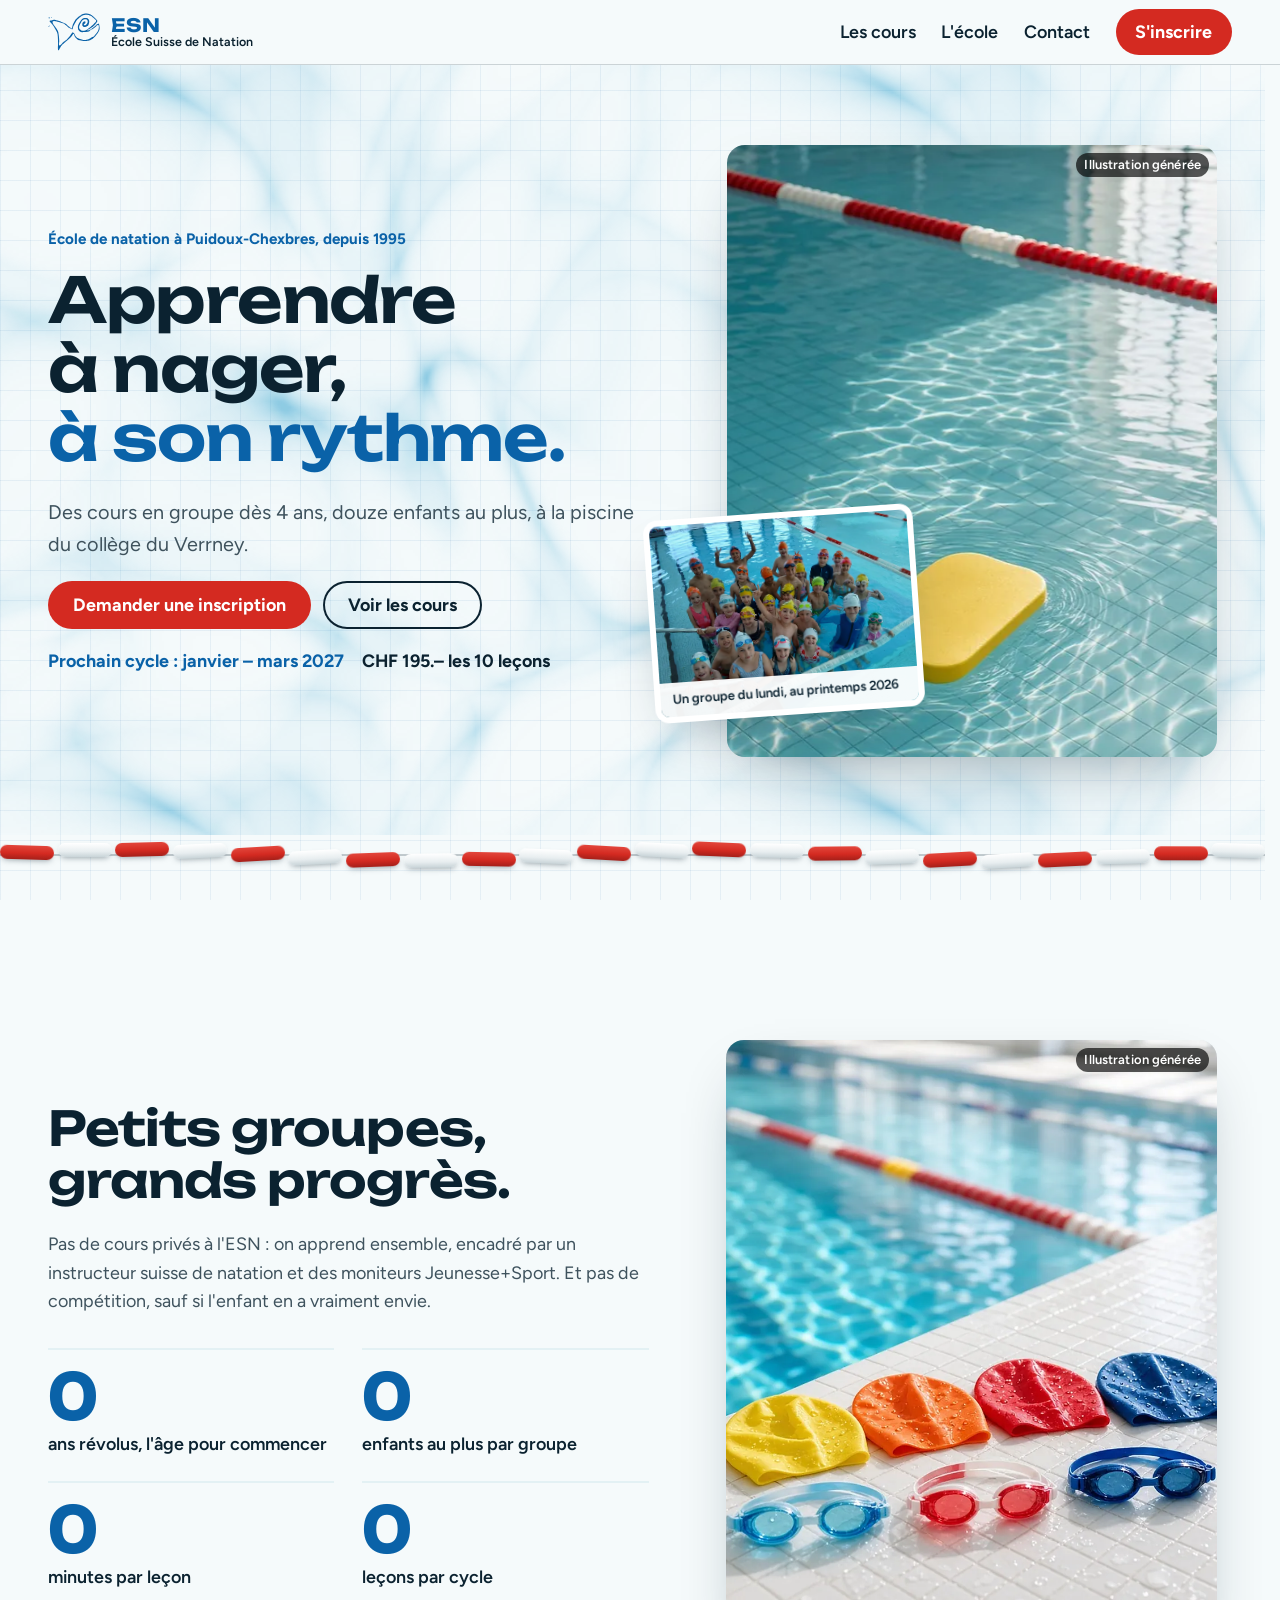
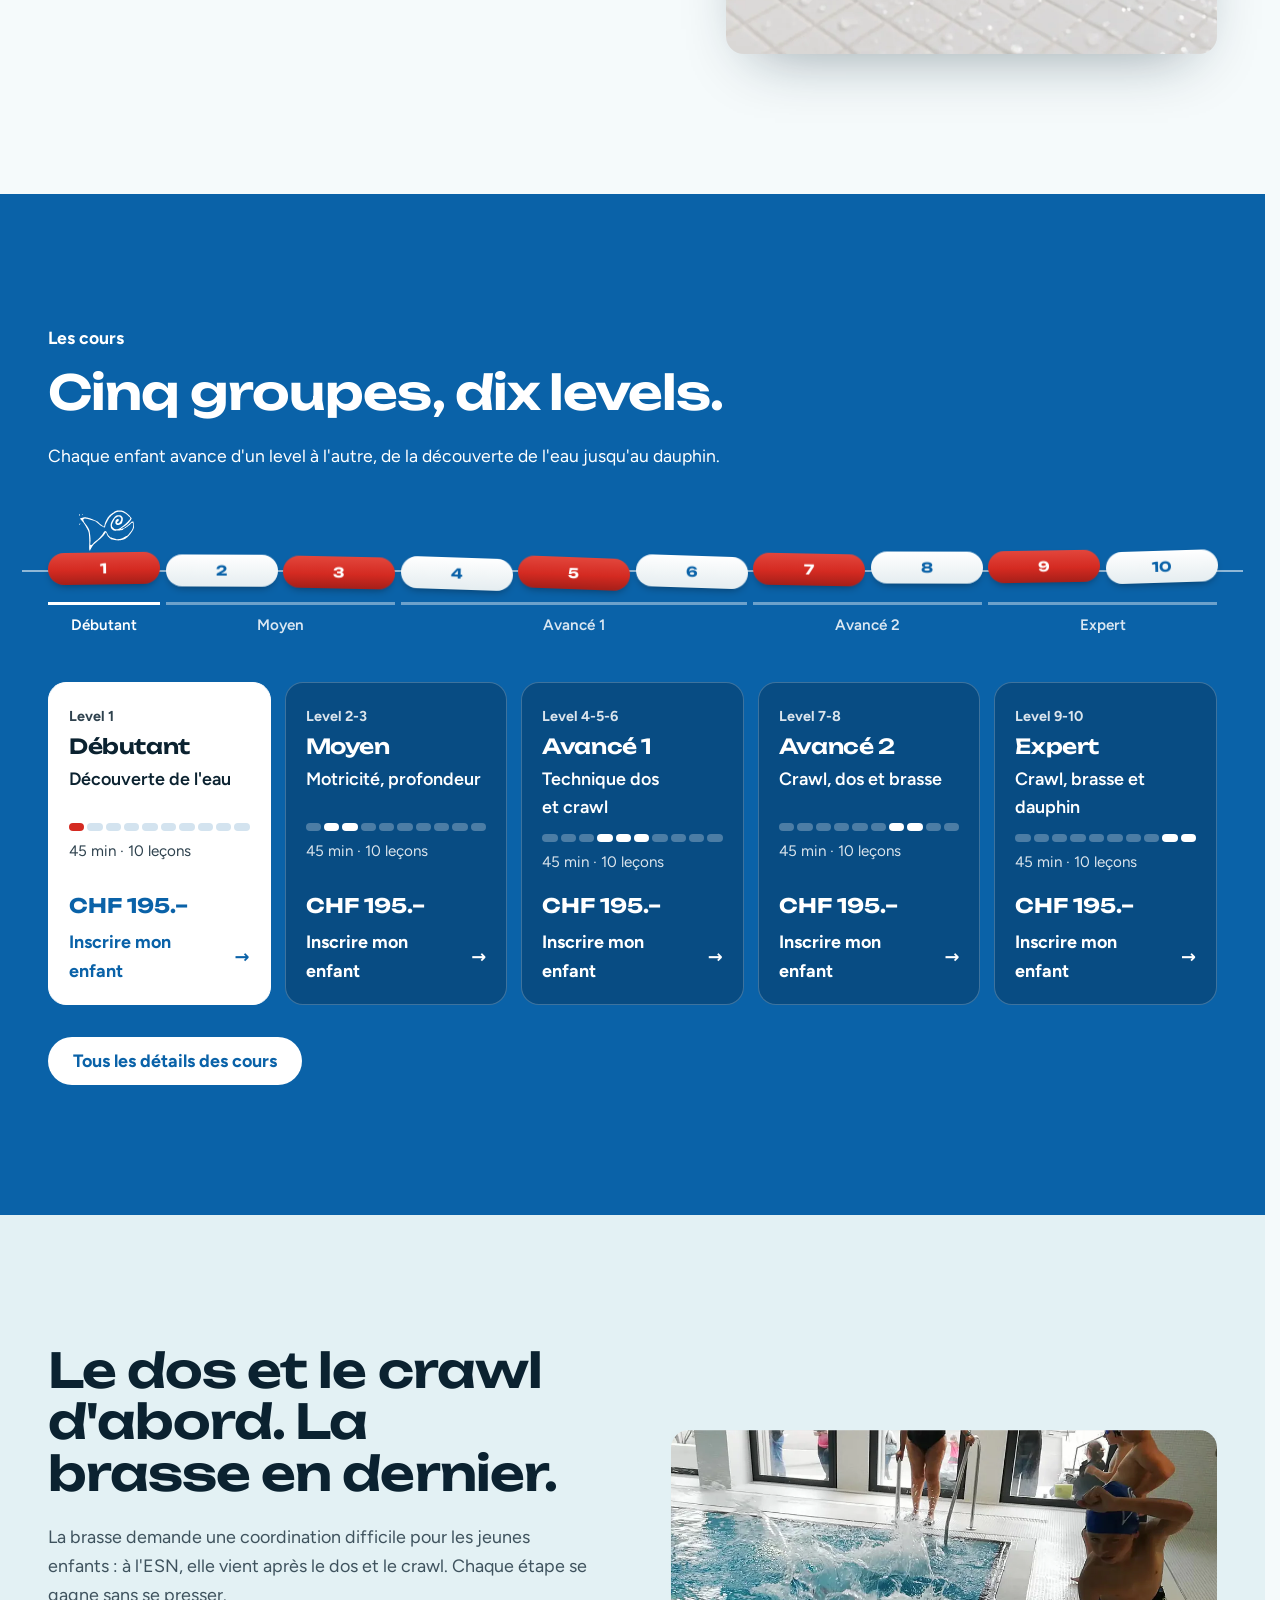
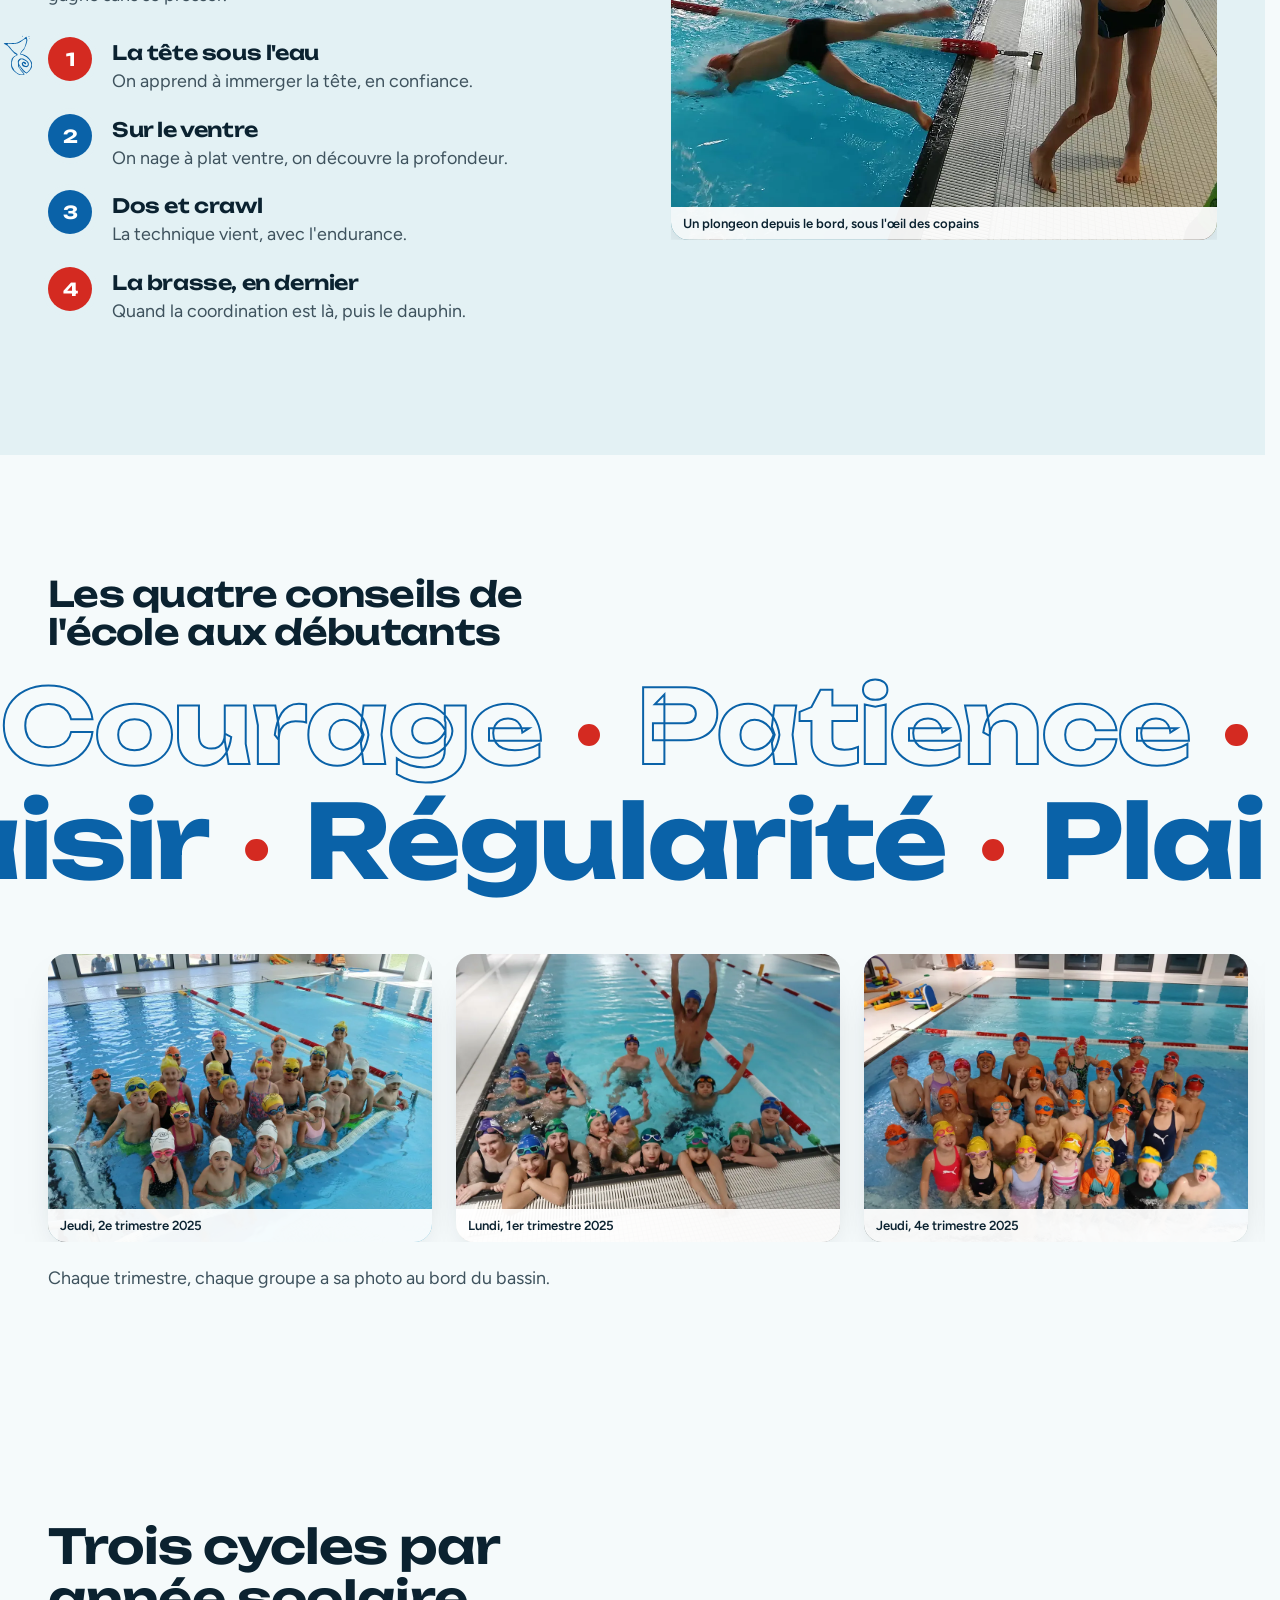
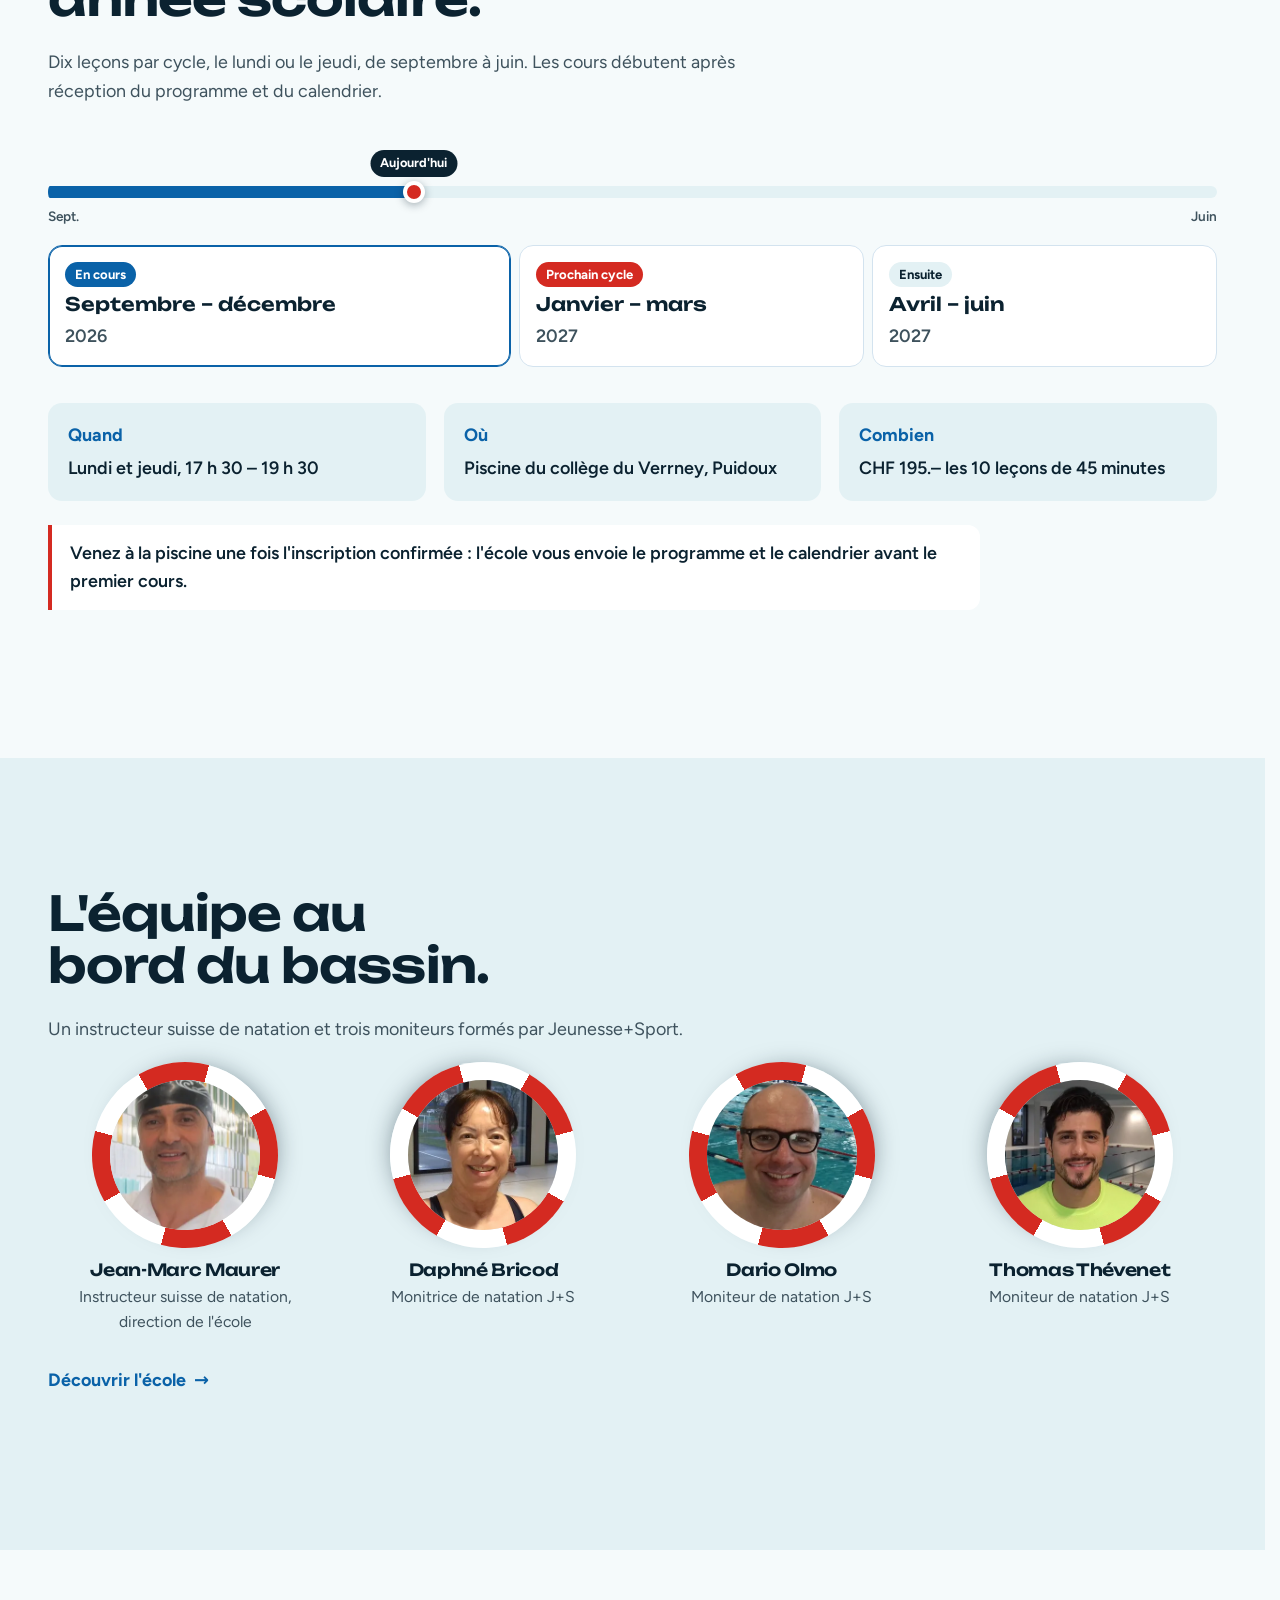
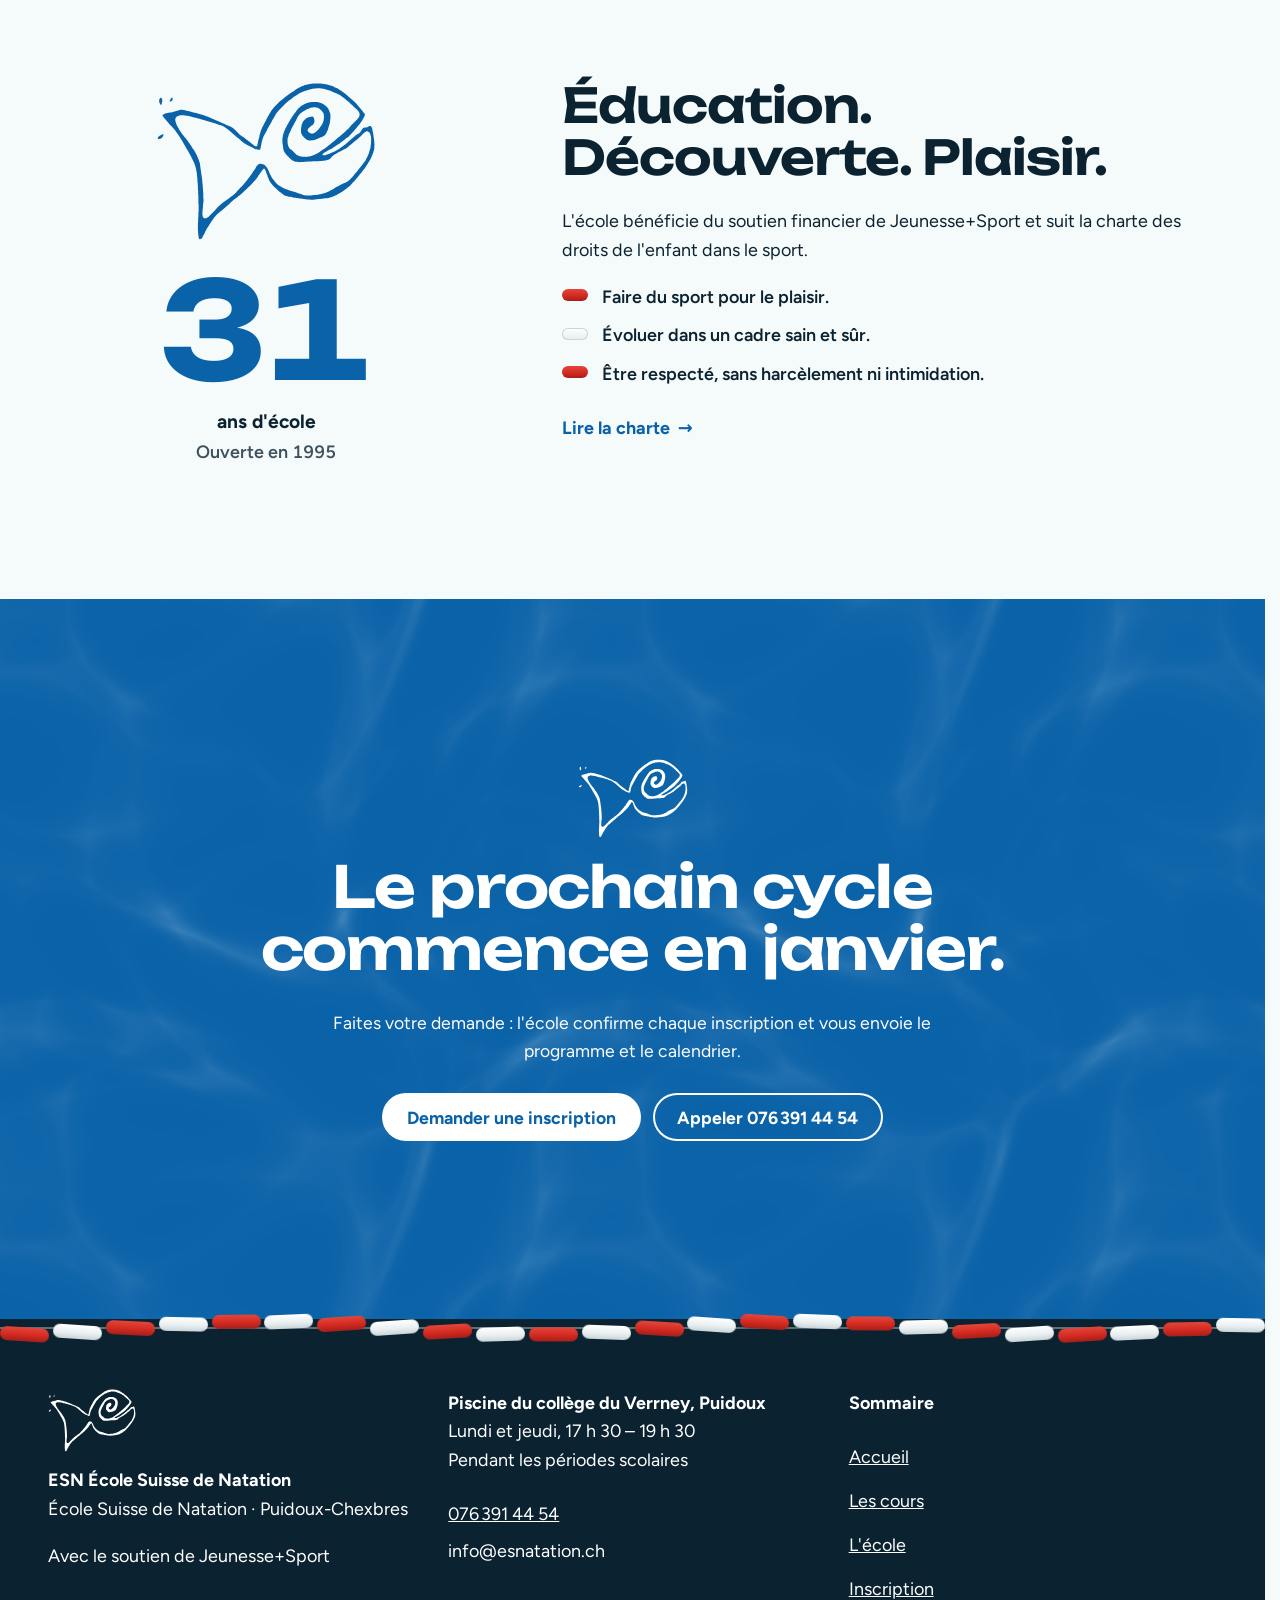
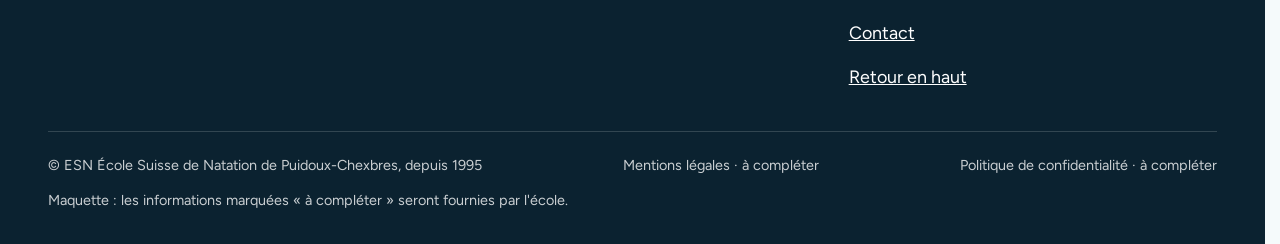
<file: index.html>
<!doctype html>
<html lang="fr" data-v="2" data-curseur>
<head>
<meta charset="utf-8">
<meta name="viewport" content="width=device-width, initial-scale=1, viewport-fit=cover">
<title>ESN École Suisse de Natation, Puidoux-Chexbres : cours de natation pour enfants dès 4 ans</title>
<meta name="description" content="Cours de natation en groupe de 12 enfants au plus, dès 4 ans révolus, à la piscine du Verrney à Puidoux. Cycles de 10 leçons de 45 minutes, CHF 195.–.">
<meta name="robots" content="noindex, nofollow">
<link rel="canonical" href="https://esnatation-maquette.vercel.app/">
<style>:root{--fond:#F5FAFB;--texte:#0B2230;--voile-fond:#0A62A8;--ouverture-fond:#0A62A8;--menu-fond:#F5FAFB}:root { --entete-h: 72px; --barres-h: 0px; } html { background: var(--fond); color: var(--texte); scrollbar-gutter: stable; } body { margin: 0; background: var(--fond); } html.js:not(.secours):not([data-arrivee="retour"]) [data-anime] { opacity: 0; } html.js:not(.secours):not([data-arrivee="retour"]) [data-anime].vu { opacity: 1; } [data-voile] { position: fixed; inset: 0; z-index: 900; background: var(--voile-fond); transform: translateY(100%); visibility: hidden; pointer-events: none; } html[data-arrivee="voile"]:not(.voile-leve):not(.secours) [data-voile] { transform: none; visibility: visible; } html.secours [data-voile] { visibility: hidden !important; } .ouverture-panneau { position: fixed; inset: 0; z-index: 850; display: none; place-content: center; justify-items: center; background: var(--ouverture-fond, var(--voile-fond)); color: var(--fond); text-align: center; } html.js[data-arrivee="intro"]:not(.secours):not(.intro-finie) .ouverture-panneau { display: grid; } html.defilement-bloque, html.defilement-bloque body, html.js[data-arrivee="intro"]:not(.secours):not(.intro-finie), html.js[data-arrivee="intro"]:not(.secours):not(.intro-finie) body, html[data-arrivee="voile"]:not(.voile-leve):not(.secours), html[data-arrivee="voile"]:not(.voile-leve):not(.secours) body { overflow: hidden; } html.js[data-arrivee="intro"]:not(.secours):not(.intro-finie) { background-color: var(--ouverture-fond, var(--voile-fond)); } html[data-arrivee="voile"]:not(.voile-leve):not(.secours) { background-color: var(--voile-fond); }</style>
<script>(function () {
var d = document.documentElement, ss = null, ls = null;
try { ss = window.sessionStorage; ls = window.localStorage; } catch (e) {}
d.classList.add('js');
var nav = performance.getEntriesByType ? performance.getEntriesByType('navigation')[0] : null;
var type = nav ? nav.type : 'navigate';
var depart = null;
try { depart = JSON.parse(ss.getItem('socle:depart') || 'null'); ss.removeItem('socle:depart'); } catch (e) {}
if (depart && !(Date.now() - depart.t < 15000)) depart = null;
var mode = type === 'back_forward' ? 'retour' : type === 'reload' ? 'intro' : depart ? 'voile' : 'intro';
d.setAttribute('data-arrivee', mode);
if (mode === 'voile' && depart.couleur) d.style.setProperty('--voile-fond', depart.couleur);
if (type === 'reload' && 'scrollRestoration' in history) {
history.scrollRestoration = 'manual';
}
try {
var choisie = ls && ls.getItem('socle:langue');
var langue = (d.lang || '').slice(0, 2);
if (choisie && choisie !== langue && type === 'navigate' && !depart) {
var alt = document.querySelector('link[rel="alternate"][hreflang="' + choisie + '"]');
if (alt) location.replace(new URL(alt.href).pathname + location.search + location.hash);
}
} catch (e) {}
setTimeout(function () { if (!d.classList.contains('demarre')) d.classList.add('secours'); }, 2000);
})();</script>
<link rel="preload" href="/assets/fonts/unbounded.woff2" as="font" type="font/woff2" crossorigin>
<link rel="preload" href="/assets/fonts/figtree-400.woff2" as="font" type="font/woff2" crossorigin>
<link rel="stylesheet" href="/assets/css/socle.css?v=2">
<link rel="stylesheet" href="/assets/css/site.css?v=2">
<link rel="modulepreload" href="/assets/js/site.js?v=2">
<link rel="modulepreload" href="/assets/js/socle/index.js?v=2">
<script src="/assets/vendor/gsap.min.js" defer></script>
<script src="/assets/vendor/ScrollTrigger.min.js" defer></script>
<script src="/assets/vendor/SplitText.min.js" defer></script>
<script type="module" src="/assets/js/site.js?v=2"></script>
<meta name="theme-color" content="#F5FAFB">
<link rel="icon" href="/assets/images/favicon.svg" type="image/svg+xml">
<link rel="apple-touch-icon" href="/assets/images/apple-touch-icon.png">
<meta property="og:type" content="website">
<meta property="og:site_name" content="ESN École Suisse de Natation">
<meta property="og:locale" content="fr_FR">
<meta property="og:title" content="ESN École Suisse de Natation, Puidoux-Chexbres : cours de natation pour enfants dès 4 ans">
<meta property="og:description" content="Cours de natation en groupe de 12 enfants au plus, dès 4 ans révolus, à la piscine du Verrney à Puidoux. Cycles de 10 leçons de 45 minutes, CHF 195.–.">
<meta property="og:url" content="https://esnatation-maquette.vercel.app/">
<meta property="og:image" content="https://esnatation-maquette.vercel.app/assets/partage/accueil-fr.jpg">
<meta property="og:image:width" content="1200">
<meta property="og:image:height" content="630">
<meta property="og:image:alt" content="ESN, apprendre à nager à son rythme : bassin vu du dessus">
<meta name="twitter:card" content="summary_large_image">
<script type="application/ld+json">{"@context":"https://schema.org","@type":"SportsActivityLocation","name":"ESN École Suisse de Natation de Puidoux-Chexbres","url":"https://esnatation-maquette.vercel.app/","telephone":"+41763914454","email":"info@esnatation.ch","foundingDate":"1995","address":{"@type":"PostalAddress","addressLocality":"Puidoux","addressRegion":"VD","addressCountry":"CH"},"description":"Cours de natation en groupe pour enfants dès 4 ans révolus, 12 enfants au maximum, à la piscine du collège du Verrney à Puidoux. Cycles de 10 leçons de 45 minutes pendant les périodes scolaires, avec le soutien de Jeunesse+Sport."}</script>
</head>
<body id="haut">
<div data-voile data-forme="iris" aria-hidden="true"><span class="voile-anneau"></span><span class="voile-anneau voile-anneau--2"></span><div class="voile-contenu"><img src="/assets/images/logo-clair.svg" alt="" width="84" height="61"><span data-voile-libelle>Accueil</span></div></div>
<div class="ouverture-panneau" data-ouverture aria-hidden="true">
  <div class="ouverture-poisson" data-ouverture-objet>
    <svg viewBox="0 0 898 649" aria-hidden="true"><path class="poisson-trait" fill-rule="evenodd" d="M29 212C28 212 26 214 24 215C22 216 21 216 19 217C17 218 16 219 14 220C12 221 10 222 9 224C8 226 7 228 7 229C7 230 9 232 10 233C11 234 13 233 15 233C17 233 18 232 20 231C22 230 24 228 25 227C26 226 27 224 28 222C29 220 30 219 30 217C30 215 30 213 30 212C30 211 30 212 29 212Z M18 65C16 66 15 68 14 70C13 72 13 73 13 75C13 77 13 78 13 80C13 82 13 83 14 85C15 87 16 88 17 90C18 92 20 95 21 95C22 95 22 92 22 91C22 90 24 88 24 86C24 84 25 83 25 81C25 79 26 78 26 76C26 74 26 73 25 71C24 69 24 67 23 66C22 65 20 64 18 65Z M64 64C63 64 62 66 61 67C60 68 60 69 59 70C58 71 58 72 58 73C58 74 57 75 57 76C57 77 56 78 56 79C56 80 56 81 57 81C58 81 59 80 60 80C61 80 62 79 63 78C64 77 65 77 66 76C67 75 67 74 67 73C67 72 68 71 68 70C68 69 68 68 68 67C68 66 68 64 67 64C66 64 65 64 64 64Z M644 6C642 6 639 7 637 7C635 7 632 8 630 8C628 8 625 8 623 9C621 10 618 10 616 11C614 12 611 11 609 12C607 13 604 14 602 15C600 16 597 16 595 17C593 18 590 20 588 21C586 22 583 23 581 24C579 25 576 27 574 29C572 31 569 32 567 34C565 36 562 38 560 39C558 40 555 42 553 43C551 44 548 46 546 48C544 50 541 51 539 53C537 55 534 56 532 58C530 60 527 61 525 63C523 65 520 67 518 69C516 71 513 73 511 75C509 77 506 79 504 81C502 83 499 86 497 88C495 90 493 92 491 94C489 96 486 99 484 101C482 103 480 106 478 108C476 110 474 113 472 115C470 117 469 120 468 122C467 124 465 127 464 129C463 131 461 134 460 136C459 138 457 141 456 143C455 145 453 148 452 150C451 152 450 155 449 157C448 159 446 162 445 164C444 166 442 169 441 171C440 173 439 176 438 178C437 180 435 183 434 185C433 187 432 190 431 192C430 194 429 197 428 199C427 201 427 204 426 206C425 208 425 211 424 213C423 215 422 218 422 220C422 222 422 225 421 227C420 229 420 232 419 234C418 236 418 239 417 241C416 243 416 246 416 248C416 250 415 253 414 255C413 257 414 261 412 262C410 263 407 263 405 262C403 261 400 259 398 257C396 255 393 254 391 252C389 250 386 248 384 246C382 244 379 243 377 241C375 239 372 238 370 236C368 234 365 232 363 230C361 228 358 227 356 225C354 223 351 222 349 220C347 218 344 217 342 215C340 213 337 210 335 208C333 206 330 203 328 201C326 199 323 196 321 194C319 192 316 190 314 188C312 186 309 185 307 184C305 183 302 182 300 181C298 180 295 179 293 178C291 177 288 175 286 174C284 173 281 172 279 171C277 170 274 169 272 168C270 167 267 166 265 165C263 164 260 163 258 162C256 161 253 160 251 159C249 158 246 157 244 156C242 155 239 154 237 153C235 152 232 151 230 150C228 149 225 148 223 147C221 146 218 145 216 144C214 143 211 142 209 141C207 140 204 140 202 139C200 138 197 137 195 136C193 135 190 135 188 134C186 133 183 133 181 132C179 131 176 131 174 130C172 129 169 129 167 128C165 127 162 127 160 126C158 125 155 125 153 124C151 123 148 123 146 122C144 121 141 121 139 120C137 119 134 118 132 118C130 118 127 118 125 117C123 116 120 116 118 115C116 114 113 114 111 114C109 114 106 113 104 113C102 113 99 114 97 114C95 114 92 115 90 116C88 117 85 117 83 118C81 119 78 119 76 120C74 121 71 121 69 122C67 123 64 124 62 124C60 124 57 124 55 125C53 126 50 126 48 127C46 128 43 127 41 128C39 129 36 130 34 131C32 132 28 134 27 136C26 138 28 141 30 143C32 145 34 148 36 150C38 152 40 155 42 157C44 159 46 162 48 164C50 166 52 169 54 171C56 173 58 176 60 178C62 180 65 183 67 185C69 187 71 190 73 192C75 194 77 197 79 199C81 201 82 204 84 206C86 208 87 211 89 213C91 215 92 218 94 220C96 222 97 225 98 227C99 229 100 232 102 234C104 236 106 239 107 241C108 243 110 246 111 248C112 250 114 253 115 255C116 257 118 260 119 262C120 264 122 267 123 269C124 271 126 274 127 276C128 278 130 281 131 283C132 285 134 288 135 290C136 292 138 295 139 297C140 299 142 302 143 304C144 306 145 309 146 311C147 313 149 316 150 318C151 320 152 323 153 325C154 327 155 330 156 332C157 334 158 337 159 339C160 341 160 344 161 346C162 348 162 351 163 353C164 355 164 358 164 360C164 362 166 365 166 367C166 369 167 372 167 374C167 376 167 379 167 381C167 383 168 386 168 388C168 390 169 393 169 395C169 397 169 400 169 402C169 404 170 407 170 409C170 411 170 414 170 416C170 418 171 421 171 423C171 425 171 428 171 430C171 432 171 435 171 437C171 439 172 442 172 444C172 446 172 449 172 451C172 453 172 456 172 458C172 460 173 463 173 465C173 467 173 470 173 472C173 474 173 477 173 479C173 481 173 484 173 486C173 488 173 491 173 493C173 495 174 498 174 500C174 502 174 505 174 507C174 509 174 512 174 514C174 516 174 519 174 521C174 523 174 526 174 528C174 530 173 533 173 535C173 537 173 540 173 542C173 544 173 547 173 549C173 551 172 554 172 556C172 558 172 561 172 563C172 565 172 568 172 570C172 572 171 575 171 577C171 579 171 582 171 584C171 586 171 589 171 591C171 593 171 596 171 598C171 600 171 603 171 605C171 607 172 610 172 612C172 614 172 617 172 619C172 621 173 624 173 626C173 628 174 631 174 633C174 635 175 639 176 640C177 641 180 642 182 641C184 640 188 639 189 637C190 635 190 632 191 630C192 628 194 625 195 623C196 621 198 618 199 616C200 614 201 611 202 609C203 607 205 604 206 602C207 600 208 597 210 595C212 593 214 590 215 588C216 586 218 583 219 581C220 579 222 576 223 574C224 572 226 569 228 567C230 565 231 562 233 560C235 558 236 555 238 553C240 551 242 548 244 546C246 544 249 541 251 539C253 537 256 535 258 533C260 531 263 529 265 527C267 525 270 523 272 521C274 519 277 517 279 515C281 513 284 511 286 509C288 507 291 505 293 503C295 501 298 499 300 497C302 495 305 492 307 490C309 488 312 486 314 484C316 482 319 480 321 478C323 476 326 475 328 473C330 471 333 469 335 467C337 465 340 464 342 462C344 460 347 458 349 456C351 454 354 452 356 450C358 448 361 445 363 443C365 441 368 439 370 437C372 435 375 432 377 430C379 428 382 425 384 423C386 421 389 418 391 416C393 414 395 411 397 409C399 407 402 404 404 402C406 400 408 397 410 395C412 393 414 390 415 388C416 386 418 383 419 381C420 379 422 376 424 374C426 372 427 369 429 367C431 365 432 362 434 360C436 358 439 353 441 353C443 353 445 357 446 359C447 361 448 364 449 366C450 368 450 371 451 373C452 375 453 378 454 380C455 382 455 385 456 387C457 389 458 392 459 394C460 396 461 399 462 401C463 403 464 406 466 408C468 410 469 413 471 415C473 417 475 420 477 422C479 424 481 427 483 429C485 431 488 433 490 435C492 437 495 440 497 442C499 444 502 446 504 448C506 450 509 451 511 453C513 455 516 456 518 458C520 460 523 462 525 463C527 464 530 464 532 465C534 466 537 466 539 467C541 468 544 468 546 468C548 468 551 468 553 469C555 470 558 470 560 471C562 472 565 472 567 472C569 472 572 473 574 473C576 473 579 474 581 474C583 474 586 476 588 476C590 476 593 477 595 477C597 477 600 478 602 478C604 478 607 479 609 479C611 479 614 480 616 480C618 480 621 480 623 480C625 480 628 481 630 481C632 481 635 481 637 481C639 481 642 481 644 481C646 481 649 480 651 480C653 480 656 479 658 479C660 479 663 478 665 478C667 478 670 478 672 478C674 478 677 477 679 477C681 477 684 476 686 476C688 476 691 475 693 475C695 475 698 474 700 474C702 474 705 473 707 472C709 471 712 471 714 470C716 469 719 469 721 468C723 467 726 466 728 465C730 464 733 463 735 462C737 461 740 459 742 458C744 457 747 455 749 454C751 453 754 451 756 450C758 449 761 448 763 446C765 444 768 443 770 441C772 439 775 438 777 436C779 434 782 432 784 430C786 428 789 426 791 424C793 422 796 419 798 417C800 415 802 412 804 410C806 408 809 405 811 403C813 401 815 398 817 396C819 394 821 391 823 389C825 387 827 384 829 382C831 380 832 377 834 375C836 373 838 370 840 368C842 366 843 363 845 361C847 359 849 356 851 354C853 352 854 349 856 347C858 345 858 342 860 340C862 338 864 335 865 333C866 331 868 328 869 326C870 324 872 321 873 319C874 317 876 314 877 312C878 310 879 307 880 305C881 303 882 300 883 298C884 296 885 293 886 291C887 289 887 286 888 284C889 282 890 279 890 277C890 275 891 272 891 270C891 268 891 265 891 263C891 261 892 258 892 256C892 254 891 251 891 249C891 247 891 244 891 242C891 240 890 237 890 235C890 233 889 230 889 228C889 226 888 223 888 221C888 219 887 216 887 214C887 212 886 209 886 207C886 205 884 202 884 200C884 198 884 195 883 193C882 191 882 188 881 186C880 184 878 181 876 180C874 179 871 180 869 181C867 182 864 184 862 185C860 186 857 186 855 186C853 186 850 186 848 187C846 188 844 190 842 192C840 194 840 197 838 199C836 201 835 204 833 206C831 208 828 210 826 211C824 212 821 214 819 215C817 216 814 218 812 220C810 222 808 224 806 226C804 228 801 230 799 232C797 234 794 236 792 238C790 240 787 242 785 244C783 246 780 248 778 250C776 252 773 254 771 256C769 258 766 259 764 261C762 263 759 264 757 266C755 268 752 269 750 271C748 273 745 274 743 276C741 278 738 279 736 280C734 281 731 283 729 284C727 285 724 286 722 287C720 288 717 289 715 290C713 291 710 292 708 293C706 294 703 294 701 295C699 296 696 297 694 298C692 299 689 299 687 299C685 299 681 299 680 298C679 297 681 293 683 291C685 289 688 288 690 287C692 286 695 284 697 283C699 282 702 280 704 279C706 278 709 276 711 275C713 274 716 272 718 271C720 270 723 268 725 266C727 264 730 264 732 262C734 260 737 258 739 257C741 256 744 254 746 253C748 252 751 250 753 248C755 246 758 245 760 243C762 241 765 240 767 238C769 236 772 234 774 232C776 230 779 229 781 227C783 225 786 223 788 221C790 219 793 216 795 214C797 212 799 209 801 207C803 205 806 202 808 200C810 198 812 195 814 193C816 191 818 188 820 186C822 184 823 181 825 179C827 177 829 174 831 172C833 170 834 167 836 165C838 163 840 160 841 158C842 156 844 153 845 151C846 149 848 146 849 144C850 142 852 139 852 137C852 135 853 132 852 130C851 128 848 125 846 123C844 121 843 118 841 116C839 114 837 111 835 109C833 107 831 104 829 102C827 100 825 97 823 95C821 93 819 90 817 88C815 86 812 83 810 81C808 79 805 76 803 74C801 72 798 70 796 68C794 66 791 64 789 62C787 60 784 58 782 56C780 54 777 52 775 50C773 48 770 47 768 45C766 43 763 42 761 40C759 38 756 36 754 35C752 34 749 32 747 31C745 30 742 27 740 26C738 25 735 24 733 23C731 22 728 20 726 19C724 18 721 17 719 16C717 15 714 15 712 14C710 13 707 13 705 12C703 11 700 10 698 10C696 10 693 9 691 9C689 9 686 8 684 8C682 8 679 7 677 7C675 7 672 6 670 6C668 6 665 6 663 6C661 6 658 6 656 6C654 6 651 6 649 6C647 6 646 6 644 6Z M652 27C654 27 657 26 659 26C661 26 664 26 666 26C668 26 671 27 673 27C675 27 678 28 680 28C682 28 685 28 687 29C689 30 692 30 694 31C696 32 699 32 701 33C703 34 706 34 708 35C710 36 713 37 715 38C717 39 720 40 722 41C724 42 727 43 729 44C731 45 734 45 736 46C738 47 741 49 743 50C745 51 748 52 750 53C752 54 755 56 757 58C759 60 762 61 764 63C766 65 769 66 771 68C773 70 776 72 778 74C780 76 783 78 785 80C787 82 790 85 792 87C794 89 797 91 799 93C801 95 804 98 806 100C808 102 811 104 813 106C815 108 818 110 820 112C822 114 824 117 826 119C828 121 829 124 830 126C831 128 831 131 831 133C831 135 831 138 830 140C829 142 828 145 826 147C824 149 822 152 820 154C818 156 815 159 813 161C811 163 808 166 806 168C804 170 801 173 799 175C797 177 795 180 793 182C791 184 789 187 787 189C785 191 782 193 780 195C778 197 775 200 773 202C771 204 768 206 766 208C764 210 761 212 759 214C757 216 754 218 752 220C750 222 747 224 745 226C743 228 740 230 738 232C736 234 733 236 731 238C729 240 726 242 724 244C722 246 719 247 717 249C715 251 712 253 710 255C708 257 705 258 703 260C701 262 698 264 696 266C694 268 691 269 689 271C687 273 684 274 682 276C680 278 677 279 675 281C673 283 670 284 668 286C666 288 663 289 661 290C659 291 656 293 654 294C652 295 649 296 647 297C645 298 642 299 640 300C638 301 635 301 633 302C631 303 628 304 626 304C624 304 621 305 619 305C617 305 614 306 612 306C610 306 607 305 605 305C603 305 600 305 598 305C596 305 593 304 591 304C589 304 586 303 584 302C582 301 579 300 577 299C575 298 572 296 570 294C568 292 565 289 563 287C561 285 558 282 556 280C554 278 551 277 549 275C547 273 544 270 543 268C542 266 541 263 540 261C539 259 538 256 538 254C538 252 537 249 537 247C537 245 537 242 537 240C537 238 537 235 537 233C537 231 538 228 539 226C540 224 540 221 541 219C542 217 542 214 543 212C544 210 546 207 547 205C548 203 549 200 550 198C551 196 552 193 553 191C554 189 556 186 557 184C558 182 560 179 561 177C562 175 563 172 564 170C565 168 567 165 568 163C569 161 571 158 572 156C573 154 574 151 575 149C576 147 578 144 579 142C580 140 582 137 584 135C586 133 588 130 590 128C592 126 595 124 597 122C599 120 602 119 604 118C606 117 609 115 611 114C613 113 616 111 618 110C620 109 623 109 625 108C627 107 630 106 632 105C634 104 637 104 639 104C641 104 644 103 646 103C648 103 651 104 653 104C655 104 658 104 660 105C662 106 665 107 667 109C669 111 672 113 674 115C676 117 678 120 680 122C682 124 683 127 684 129C685 131 685 134 685 136C685 138 686 141 686 143C686 145 685 148 685 150C685 152 684 155 684 157C684 159 683 162 682 164C681 166 680 169 679 171C678 173 676 176 675 178C674 180 672 183 670 185C668 187 667 190 665 192C663 194 660 197 658 199C656 201 653 203 651 205C649 207 646 208 644 209C642 210 639 211 637 211C635 211 632 210 630 209C628 208 625 207 623 205C621 203 619 200 619 198C619 196 620 193 621 191C622 189 625 187 627 185C629 183 632 181 634 179C636 177 639 176 641 174C643 172 644 169 645 167C646 165 647 162 647 160C647 158 646 155 646 153C646 151 645 148 644 146C643 144 640 142 638 141C636 140 633 142 631 142C629 142 626 143 624 144C622 145 619 145 617 146C615 147 612 149 610 151C608 153 606 155 604 157C602 159 600 162 599 164C598 166 597 169 596 171C595 173 594 176 594 178C594 180 593 183 593 185C593 187 592 190 592 192C592 194 592 197 592 199C592 201 592 204 592 206C592 208 594 211 595 213C596 215 597 218 599 220C601 222 603 225 605 227C607 229 609 231 611 233C613 235 616 236 618 237C620 238 623 239 625 239C627 239 630 239 632 239C634 239 637 238 639 238C641 238 644 238 646 237C648 236 651 236 653 235C655 234 658 233 660 232C662 231 665 230 667 229C669 228 672 227 674 226C676 225 679 223 681 222C683 221 686 220 688 218C690 216 692 213 694 211C696 209 696 206 697 204C698 202 700 199 701 197C702 195 702 192 703 190C704 188 704 185 705 183C706 181 706 178 707 176C708 174 708 171 709 169C710 167 710 164 710 162C710 160 711 157 711 155C711 153 712 150 712 148C712 146 712 143 712 141C712 139 712 136 712 134C712 132 711 129 710 127C709 125 709 122 708 120C707 118 706 115 705 113C704 111 703 108 701 106C699 104 696 101 694 99C692 97 689 95 687 93C685 91 682 90 680 89C678 88 675 87 673 86C671 85 668 85 666 84C664 83 661 82 659 82C657 82 654 82 652 82C650 82 647 82 645 82C643 82 640 82 638 82C636 82 633 83 631 83C629 83 626 84 624 84C622 84 619 85 617 86C615 87 612 88 610 89C608 90 605 91 603 92C601 93 598 94 596 96C594 98 591 99 589 101C587 103 584 105 582 107C580 109 578 112 576 114C574 116 573 119 571 121C569 123 568 126 566 128C564 130 563 133 561 135C559 137 558 140 556 142C554 144 554 147 552 149C550 151 548 154 547 156C546 158 544 161 543 163C542 165 540 168 539 170C538 172 536 175 535 177C534 179 533 182 532 184C531 186 529 189 528 191C527 193 526 196 525 198C524 200 523 203 522 205C521 207 521 210 520 212C519 214 518 217 518 219C518 221 517 224 517 226C517 228 516 231 516 233C516 235 516 238 516 240C516 242 516 245 516 247C516 249 517 252 517 254C517 256 518 259 518 261C518 263 519 266 519 268C519 270 520 273 520 275C520 277 521 280 522 282C523 284 524 287 526 289C528 291 529 294 531 296C533 298 536 301 538 303C540 305 543 308 545 310C547 312 550 314 552 316C554 318 557 320 559 321C561 322 564 323 566 324C568 325 571 326 573 326C575 326 578 327 580 327C582 327 585 328 587 328C589 328 592 327 594 327C596 327 599 327 601 327C603 327 606 326 608 326C610 326 613 326 615 326C617 326 620 325 622 325C624 325 627 324 629 324C631 324 634 324 636 324C638 324 641 323 643 323C645 323 648 323 650 323C652 323 655 323 657 323C659 323 662 323 664 323C666 323 669 322 671 322C673 322 676 322 678 322C680 322 683 321 685 321C687 321 690 320 692 320C694 320 697 319 699 318C701 317 704 317 706 316C708 315 711 313 713 311C715 309 717 306 719 304C721 302 724 300 726 298C728 296 731 295 733 294C735 293 738 291 740 290C742 289 745 287 747 286C749 285 752 284 754 283C756 282 759 280 761 279C763 278 766 276 768 275C770 274 773 272 775 271C777 270 780 268 782 266C784 264 787 262 789 260C791 258 794 257 796 255C798 253 801 251 803 249C805 247 808 245 810 243C812 241 815 240 817 238C819 236 822 234 824 232C826 230 829 228 831 226C833 224 836 221 838 219C840 217 842 214 844 212C846 210 849 208 851 206C853 204 856 203 858 202C860 201 863 201 865 202C867 203 870 205 872 207C874 209 874 212 875 214C876 216 876 219 877 221C878 223 878 226 878 228C878 230 878 233 878 235C878 237 878 240 878 242C878 244 878 247 878 249C878 251 877 254 877 256C877 258 876 261 876 263C876 265 876 268 875 270C874 272 874 275 873 277C872 279 872 282 871 284C870 286 870 289 869 291C868 293 867 296 866 298C865 300 864 303 863 305C862 307 860 310 859 312C858 314 857 317 856 319C855 321 853 324 851 326C849 328 848 331 846 333C844 335 843 338 841 340C839 342 837 345 835 347C833 349 831 352 829 354C827 356 826 359 824 361C822 363 820 366 818 368C816 370 814 373 812 375C810 377 809 380 807 382C805 384 803 387 801 389C799 391 796 394 794 396C792 398 789 400 787 402C785 404 782 406 780 407C778 408 775 410 773 411C771 412 768 412 766 413C764 414 761 416 759 417C757 418 754 419 752 420C750 421 747 423 745 424C743 425 740 427 738 428C736 429 733 430 731 432C729 434 726 436 724 437C722 438 719 440 717 441C715 442 712 443 710 444C708 445 705 447 703 448C701 449 698 450 696 451C694 452 691 452 689 453C687 454 684 454 682 455C680 456 677 456 675 457C673 458 670 458 668 458C666 458 663 460 661 460C659 460 656 461 654 461C652 461 649 461 647 461C645 461 642 462 640 462C638 462 635 463 633 463C631 463 628 463 626 463C624 463 621 463 619 463C617 463 614 463 612 463C610 463 607 462 605 462C603 462 600 461 598 460C596 459 593 458 591 457C589 456 586 456 584 455C582 454 579 454 577 453C575 452 572 451 570 450C568 449 565 449 563 448C561 447 558 447 556 446C554 445 551 445 549 444C547 443 544 443 542 442C540 441 537 440 535 439C533 438 530 438 528 437C526 436 523 435 521 434C519 433 516 431 514 430C512 429 509 428 507 426C505 424 502 423 500 421C498 419 495 417 493 415C491 413 488 410 486 408C484 406 483 403 481 401C479 399 477 396 475 394C473 392 472 389 471 387C470 385 468 382 467 380C466 378 465 375 464 373C463 371 462 368 461 366C460 364 459 361 458 359C457 357 456 354 454 352C452 350 451 347 449 345C447 343 444 340 442 338C440 336 437 337 435 336C433 335 430 334 428 334C426 334 423 334 421 335C419 336 416 338 414 340C412 342 410 345 409 347C408 349 406 352 405 354C404 356 402 359 400 361C398 363 396 366 395 368C394 370 392 373 391 375C390 377 388 380 386 382C384 384 383 387 381 389C379 391 377 394 375 396C373 398 372 401 370 403C368 405 366 408 364 410C362 412 360 415 358 417C356 419 354 422 352 424C350 426 347 429 345 431C343 433 341 436 339 438C337 440 334 443 332 445C330 447 328 450 326 452C324 454 321 456 319 458C317 460 314 462 312 464C310 466 307 467 305 469C303 471 300 472 298 474C296 476 293 478 291 480C289 482 286 483 284 485C282 487 279 488 277 490C275 492 272 493 270 495C268 497 265 499 263 501C261 503 258 505 256 507C254 509 251 512 249 514C247 516 245 519 243 521C241 523 239 526 237 528C235 530 233 532 231 534C229 536 226 539 224 541C222 543 219 546 217 548C215 550 212 552 210 553C208 554 205 556 203 556C201 556 198 557 196 556C194 555 192 552 191 550C190 548 190 545 190 543C190 541 189 538 189 536C189 534 190 531 190 529C190 527 190 524 190 522C190 520 191 517 191 515C191 513 192 510 192 508C192 506 192 503 192 501C192 499 193 496 193 494C193 492 194 489 194 487C194 485 194 482 194 480C194 478 193 475 193 473C193 471 193 468 193 466C193 464 193 461 193 459C193 457 193 454 193 452C193 450 192 447 192 445C192 443 192 440 192 438C192 436 191 433 191 431C191 429 191 426 191 424C191 422 190 419 190 417C190 415 189 412 189 410C189 408 189 405 189 403C189 401 188 398 188 396C188 394 187 391 187 389C187 387 186 384 186 382C186 380 185 377 185 375C185 373 184 370 184 368C184 366 183 363 183 361C183 359 182 356 182 354C182 352 181 349 181 347C181 345 180 342 180 340C180 338 180 335 179 333C178 331 178 328 177 326C176 324 176 321 175 319C174 317 173 314 172 312C171 310 170 307 169 305C168 303 167 300 166 298C165 296 163 293 162 291C161 289 159 286 158 284C157 282 156 279 154 277C152 275 150 272 149 270C148 268 146 265 145 263C144 261 142 258 140 256C138 254 137 251 135 249C133 247 132 244 130 242C128 240 127 237 125 235C123 233 121 230 119 228C117 226 116 223 114 221C112 219 110 216 108 214C106 212 105 209 103 207C101 205 100 202 98 200C96 198 95 195 94 193C93 191 91 188 90 186C89 184 87 181 86 179C85 177 84 174 83 172C82 170 82 167 81 165C80 163 79 160 79 158C79 156 78 153 79 151C80 149 80 146 82 144C84 142 87 140 89 139C91 138 94 138 96 137C98 136 101 136 103 136C105 136 108 136 110 136C112 136 115 137 117 137C119 137 122 138 124 138C126 138 129 139 131 139C133 139 136 140 138 140C140 140 143 141 145 142C147 143 150 143 152 144C154 145 157 146 159 146C161 146 164 146 166 147C168 148 171 148 173 149C175 150 178 150 180 151C182 152 185 152 187 153C189 154 192 154 194 155C196 156 199 156 201 157C203 158 206 158 208 159C210 160 213 160 215 161C217 162 220 162 222 163C224 164 227 164 229 165C231 166 234 166 236 167C238 168 241 168 243 169C245 170 248 171 250 172C252 173 255 173 257 174C259 175 262 176 264 177C266 178 269 178 271 179C273 180 276 182 278 183C280 184 283 186 285 188C287 190 290 191 292 193C294 195 297 196 299 198C301 200 304 202 306 204C308 206 311 208 313 210C315 212 318 214 320 216C322 218 325 220 327 222C329 224 332 226 334 228C336 230 339 232 341 234C343 236 346 239 348 241C350 243 353 244 355 246C357 248 360 250 362 251C364 252 367 254 369 255C371 256 374 258 376 259C378 260 381 261 383 262C385 263 388 265 390 266C392 267 395 268 397 269C399 270 402 272 404 273C406 274 409 274 411 275C413 276 416 277 418 277C420 277 424 277 425 276C426 275 426 271 427 269C428 267 428 264 428 262C428 260 430 257 430 255C430 253 430 250 431 248C432 246 432 243 433 241C434 239 434 236 435 234C436 232 436 229 437 227C438 225 439 222 440 220C441 218 443 215 444 213C445 211 447 208 448 206C449 204 451 201 452 199C453 197 454 194 455 192C456 190 458 187 459 185C460 183 462 180 463 178C464 176 466 173 467 171C468 169 470 166 471 164C472 162 473 159 474 157C475 155 478 152 479 150C480 148 482 145 483 143C484 141 486 138 487 136C488 134 490 131 491 129C492 127 494 124 496 122C498 120 500 117 502 115C504 113 507 110 509 108C511 106 514 103 516 101C518 99 521 96 523 94C525 92 528 89 530 87C532 85 535 83 537 81C539 79 542 77 544 75C546 73 549 72 551 70C553 68 556 66 558 64C560 62 563 60 565 59C567 58 570 56 572 55C574 54 577 52 579 50C581 48 584 47 586 46C588 45 591 44 593 43C595 42 598 41 600 40C602 39 605 38 607 37C609 36 612 36 614 35C616 34 619 34 621 33C623 32 626 32 628 31C630 30 633 30 635 29C637 28 640 28 642 28C644 28 647 27 649 27C651 27 650 27 652 27Z"/></svg>
    <span class="ouverture-rond"></span><span class="ouverture-rond ouverture-rond--2"></span><span class="ouverture-rond ouverture-rond--3"></span>
    <span class="ouverture-goutte"></span><span class="ouverture-goutte ouverture-goutte--2"></span>
  </div>
  <p class="ouverture-nom">ESN</p>
  <p class="ouverture-ligne">École Suisse de Natation · Puidoux-Chexbres</p>
</div>
<a class="evitement" href="#contenu">Aller au contenu</a>
<header data-entete>
  <div class="entete-rangee">
    <a class="entete-logo" href="/" data-libelle="Accueil" aria-label="ESN École Suisse de Natation, accueil" aria-current="page">
      <img src="/assets/images/logo.svg" alt="" width="52" height="38"><span class="marque"><b>ESN</b><small>École Suisse de Natation</small></span>
    </a>
    <nav data-nav aria-label="Navigation principale">
      <ul><li><a href="/cours" data-libelle="Les cours">Les cours</a></li><li><a href="/ecole" data-libelle="L&#39;école">L&#39;école</a></li><li><a href="/contact" data-libelle="Contact">Contact</a></li></ul>
    </nav>
    <div class="entete-actions">
      <a class="bouton" href="/inscription" data-libelle="Inscription">S&#39;inscrire</a>
      <button type="button" data-menu-bouton aria-controls="menu" aria-expanded="false" data-libelle-ouvrir="Menu" data-libelle-fermer="Fermer"><span data-libelle-bouton>Menu</span></button>
      <a class="menu-sansjs" href="#menu" data-menu-lien>Menu</a>
    </div>
  </div>
</header>
<script>/* Avant le premier affichage : rangées de la navigation (même règle que ajusterNav dans assets/js/socle/entete.js)
   et hauteur réelle de l'en-tête, pour que rien ne saute quand le JavaScript du site prend la main. */
(function () {
  var h = document.documentElement, u = document.querySelector('[data-nav] ul'), e = document.querySelector('[data-entete]');
  if (u) {
    var deborde = function () { return u.scrollWidth > u.clientWidth + 1; }, c = deborde();
    if (c && window.matchMedia('(min-width: 900px)').matches) {
      h.classList.add('nav-deux-rangees'); c = deborde();
      if (c) { h.classList.add('nav-deux-lignes'); var a = u.querySelector('a'); c = !a || u.getBoundingClientRect().height > a.getBoundingClientRect().height * 2.5; }
      if (c) h.classList.remove('nav-deux-rangees', 'nav-deux-lignes');
    }
    if (c) h.classList.add('nav-compacte');
  }
  if (e) h.style.setProperty('--entete-h', Math.round(e.getBoundingClientRect().height) + 'px');
})();</script>
<span id="menu-ferme" aria-hidden="true"></span>
<div id="menu" data-menu role="dialog" aria-modal="true" aria-label="Menu">
  <p class="menu-sansjs-fermer"><a href="#menu-ferme">Fermer</a></p>
  <ul><li style="--i:0"><a href="/" class="menu-lien" data-libelle="Accueil" aria-current="page">Accueil</a></li><li style="--i:1"><a href="/cours" class="menu-lien" data-libelle="Les cours">Les cours</a></li><li style="--i:2"><a href="/ecole" class="menu-lien" data-libelle="L&#39;école">L&#39;école</a></li><li style="--i:3"><a href="/inscription" class="menu-lien" data-libelle="Inscription">Inscription</a></li><li style="--i:4"><a href="/contact" class="menu-lien" data-libelle="Contact">Contact</a></li></ul>
  <p><a class="bouton" href="tel:+41763914454">Appeler 076 391 44 54</a></p>
</div>
<main id="contenu" tabindex="-1">
<section class="hero" id="debut">
  <canvas class="caustiques caustiques--hero" data-caustiques="hero" data-effet="caustiques" data-visuel aria-hidden="true"></canvas>
  <div class="hero-grille">
    <div class="hero-texte">
      <p class="surtitre hero-sur masque-ecran-bas" data-anime="gsap">École de natation à Puidoux-Chexbres, depuis 1995</p>
      <h1 class="titre-ouverture" data-anime="gsap"><span class="ligne-masque"><span class="titre-ligne">Apprendre à nager,</span></span><span class="ligne-masque"><span class="titre-ligne titre-ligne--bleu">à son rythme.</span></span></h1>
      <p class="hero-intro masque-ecran-tres-bas" data-anime="gsap">Des cours en groupe dès 4 ans, douze enfants au plus, à la piscine du collège du Verrney.</p>
      <p class="hero-actions" data-anime="gsap">
        <a href="/inscription" class="bouton" data-libelle="Inscription" data-action-principale data-survol="magnetique">Demander une inscription</a>
        <a href="/cours" class="bouton bouton--contour hero-second" data-libelle="Les cours">Voir les cours</a>
      </p>
      <p class="hero-info" data-info-cle data-anime="gsap"><span data-prochain data-modele="Prochain cycle : {prochain}">Prochain cycle : janvier – mars 2027</span><span>CHF 195.– les 10 leçons</span></p>
    </div>
    <div class="hero-visuel">
      <figure class="media hero-cadre" data-grok data-fx="parallaxe" data-fx-force="8" data-iris-centre data-eau-touche style="--cadrage:60% 40%">
  <picture>
    <img src="/assets/images/accueil-bassin-1280.webp" srcset="/assets/images/accueil-bassin-640.webp 640w, /assets/images/accueil-bassin-1280.webp 1280w, /assets/images/accueil-bassin-1920.webp 1920w" sizes="(max-width: 760px) 92vw, 40vw" alt="Bassin vu du dessus, reflets de lumière sur le carrelage et ligne d&#39;eau rouge et blanc" width="1280" height="1600" fetchpriority="high" loading="eager" decoding="async">
  </picture><figcaption class="mention-ia">Illustration générée</figcaption>
</figure>
      <figure class="media hero-carte" data-anime="gsap" style="--cadrage:50% 40%;aspect-ratio:4 / 3">
  <picture>
    <img src="/assets/images/groupe-lundi-2026-1600.webp" srcset="/assets/images/groupe-lundi-2026-1024.webp 1024w, /assets/images/groupe-lundi-2026-1168.webp 1168w, /assets/images/groupe-lundi-2026-1600.webp 1600w" sizes="(max-width: 760px) 50vw, 18vw" alt="Groupe du lundi, deuxième trimestre 2026, au bord du bassin" width="1600" height="1200" loading="lazy" decoding="async">
  </picture><figcaption class="media-legende">Un groupe du lundi, au printemps 2026</figcaption>
</figure>
    </div>
  </div>
  <div class="ligne-eau ligne-eau--hero" data-ligne-eau data-effet="ligne-d-eau" aria-hidden="true"><span></span><span></span><span></span><span></span><span></span><span></span><span></span><span></span><span></span><span></span><span></span><span></span><span></span><span></span><span></span><span></span><span></span><span></span><span></span><span></span><span></span><span></span></div>
</section>
<section class="pourqui" id="pour-qui">
  <div class="conteneur pourqui-grille">
    <div class="pourqui-texte">
      <h2 data-anime="lignes">Petits groupes, grands progrès.</h2>
      <p data-anime>Pas de cours privés à l&#39;ESN : on apprend ensemble, encadré par un instructeur suisse de natation et des moniteurs Jeunesse+Sport. Et pas de compétition, sauf si l&#39;enfant en a vraiment envie.</p>
      <ul class="pourqui-chiffres chiffres">
        <li data-anime><strong data-compteur="4">4</strong><span>ans révolus, l&#39;âge pour commencer</span></li>
        <li data-anime style="--delai:.08s"><strong data-compteur="12">12</strong><span>enfants au plus par groupe</span></li>
        <li data-anime style="--delai:.16s"><strong data-compteur="45">45</strong><span>minutes par leçon</span></li>
        <li data-anime style="--delai:.24s"><strong data-compteur="10">10</strong><span>leçons par cycle</span></li>
      </ul>
    </div>
    <figure class="media pourqui-media" data-grok data-fx="zoom" style="--cadrage:50% 60%">
  <picture>
    <img src="/assets/images/accueil-bonnets-1600.webp" srcset="/assets/images/accueil-bonnets-1024.webp 1024w, /assets/images/accueil-bonnets-1168.webp 1168w, /assets/images/accueil-bonnets-1600.webp 1600w" sizes="(max-width: 760px) 92vw, 38vw" alt="Bonnets de bain colorés et lunettes qui sèchent sur le bord carrelé" width="1600" height="2000" loading="lazy" decoding="async">
  </picture><figcaption class="mention-ia">Illustration générée</figcaption>
</figure>
  </div>
</section>
<section class="groupes bande-bleue" id="groupes" data-groupes>
  <div class="conteneur">
    <div class="groupes-tete">
      <p class="surtitre surtitre--clair">Les cours</p>
      <h2 data-anime="lignes">Cinq groupes, dix levels.</h2>
      <p data-anime>Chaque enfant avance d&#39;un level à l&#39;autre, de la découverte de l&#39;eau jusqu&#39;au dauphin.</p>
    </div>
    <div class="couloir" data-couloir data-visuel aria-label="Ligne d&#39;eau : les 10 levels de l&#39;école" role="img">
      <div class="couloir-flotteurs" data-ligne-eau data-effet="ligne-d-eau"><span class="flotteur"><b>1</b></span><span class="flotteur"><b>2</b></span><span class="flotteur"><b>3</b></span><span class="flotteur"><b>4</b></span><span class="flotteur"><b>5</b></span><span class="flotteur"><b>6</b></span><span class="flotteur"><b>7</b></span><span class="flotteur"><b>8</b></span><span class="flotteur"><b>9</b></span><span class="flotteur"><b>10</b></span></div>
      <div class="couloir-groupes"><span class="couloir-groupe" data-couloir-groupe="0" style="grid-column:1 / 2"><span class="couloir-nom">Débutant</span></span><span class="couloir-groupe" data-couloir-groupe="1" style="grid-column:2 / 4"><span class="couloir-nom">Moyen</span></span><span class="couloir-groupe" data-couloir-groupe="2" style="grid-column:4 / 7"><span class="couloir-nom">Avancé 1</span></span><span class="couloir-groupe" data-couloir-groupe="3" style="grid-column:7 / 9"><span class="couloir-nom">Avancé 2</span></span><span class="couloir-groupe" data-couloir-groupe="4" style="grid-column:9 / 11"><span class="couloir-nom">Expert</span></span></div>
      <img class="couloir-poisson" data-couloir-poisson src="/assets/images/logo-clair.svg" alt="" width="64" height="46">
    </div>
    <ol class="groupes-liste"><li class="groupe-carte" data-groupe-carte="0" data-anime style="--delai:0.00s">
      <p class="groupe-levels">Level 1</p>
      <h3>Débutant</h3>
      <p class="groupe-contenu">Découverte de l&#39;eau</p>
      <span class="jauge" aria-hidden="true"><i class="on"></i><i></i><i></i><i></i><i></i><i></i><i></i><i></i><i></i><i></i></span>
      <p class="groupe-meta">45 min · 10 leçons</p>
      <p class="groupe-prix" data-prix>CHF 195.–</p>
      <a href="/inscription?groupe=debutant" class="lien-fleche" data-libelle="Inscription">Inscrire mon enfant</a>
    </li><li class="groupe-carte" data-groupe-carte="1" data-anime style="--delai:0.07s">
      <p class="groupe-levels">Level 2-3</p>
      <h3>Moyen</h3>
      <p class="groupe-contenu">Motricité, profondeur</p>
      <span class="jauge" aria-hidden="true"><i></i><i class="on"></i><i class="on"></i><i></i><i></i><i></i><i></i><i></i><i></i><i></i></span>
      <p class="groupe-meta">45 min · 10 leçons</p>
      <p class="groupe-prix" data-prix>CHF 195.–</p>
      <a href="/inscription?groupe=moyen" class="lien-fleche" data-libelle="Inscription">Inscrire mon enfant</a>
    </li><li class="groupe-carte" data-groupe-carte="2" data-anime style="--delai:0.14s">
      <p class="groupe-levels">Level 4-5-6</p>
      <h3>Avancé 1</h3>
      <p class="groupe-contenu">Technique dos et crawl</p>
      <span class="jauge" aria-hidden="true"><i></i><i></i><i></i><i class="on"></i><i class="on"></i><i class="on"></i><i></i><i></i><i></i><i></i></span>
      <p class="groupe-meta">45 min · 10 leçons</p>
      <p class="groupe-prix" data-prix>CHF 195.–</p>
      <a href="/inscription?groupe=avance-1" class="lien-fleche" data-libelle="Inscription">Inscrire mon enfant</a>
    </li><li class="groupe-carte" data-groupe-carte="3" data-anime style="--delai:0.21s">
      <p class="groupe-levels">Level 7-8</p>
      <h3>Avancé 2</h3>
      <p class="groupe-contenu">Crawl, dos et brasse</p>
      <span class="jauge" aria-hidden="true"><i></i><i></i><i></i><i></i><i></i><i></i><i class="on"></i><i class="on"></i><i></i><i></i></span>
      <p class="groupe-meta">45 min · 10 leçons</p>
      <p class="groupe-prix" data-prix>CHF 195.–</p>
      <a href="/inscription?groupe=avance-2" class="lien-fleche" data-libelle="Inscription">Inscrire mon enfant</a>
    </li><li class="groupe-carte" data-groupe-carte="4" data-anime style="--delai:0.28s">
      <p class="groupe-levels">Level 9-10</p>
      <h3>Expert</h3>
      <p class="groupe-contenu">Crawl, brasse et dauphin</p>
      <span class="jauge" aria-hidden="true"><i></i><i></i><i></i><i></i><i></i><i></i><i></i><i></i><i class="on"></i><i class="on"></i></span>
      <p class="groupe-meta">45 min · 10 leçons</p>
      <p class="groupe-prix" data-prix>CHF 195.–</p>
      <a href="/inscription?groupe=expert" class="lien-fleche" data-libelle="Inscription">Inscrire mon enfant</a>
    </li></ol>
    <p class="groupes-plus" data-anime><a href="/cours" class="bouton bouton--blanc" data-libelle="Les cours">Tous les détails des cours</a></p>
  </div>
</section>
<section class="methode" id="methode">
  <div class="conteneur methode-grille">
    <div>
      <h2 data-anime="lignes">Le dos et le crawl d&#39;abord. La brasse en dernier.</h2>
      <p data-anime>La brasse demande une coordination difficile pour les jeunes enfants : à l&#39;ESN, elle vient après le dos et le crawl. Chaque étape se gagne sans se presser.</p>
      <div class="parcours" data-parcours>
        <img class="parcours-poisson" data-parcours-poisson src="/assets/images/logo.svg" alt="" width="48" height="35">
        <svg class="parcours-trait" viewBox="0 0 40 400" preserveAspectRatio="none" aria-hidden="true" data-fx="trace"><path d="M20 4 C 36 54, 4 96, 20 146 S 36 246, 20 296 S 4 360, 20 396" fill="none" stroke="currentColor" stroke-width="2" stroke-linecap="round"/></svg>
        <ol class="parcours-etapes">
          <li data-anime style="--delai:0.0s"><span class="parcours-num">1</span><div><h3>La tête sous l&#39;eau</h3><p>On apprend à immerger la tête, en confiance.</p></div></li><li data-anime style="--delai:0.1s"><span class="parcours-num">2</span><div><h3>Sur le ventre</h3><p>On nage à plat ventre, on découvre la profondeur.</p></div></li><li data-anime style="--delai:0.2s"><span class="parcours-num">3</span><div><h3>Dos et crawl</h3><p>La technique vient, avec l&#39;endurance.</p></div></li><li data-anime style="--delai:0.3s"><span class="parcours-num">4</span><div><h3>La brasse, en dernier</h3><p>Quand la coordination est là, puis le dauphin.</p></div></li>
        </ol>
      </div>
    </div>
    <figure class="media methode-media" data-anime="rideau" style="--cadrage:40% 50%;aspect-ratio:4 / 3">
  <picture>
    <img src="/assets/images/plongeon-1600.webp" srcset="/assets/images/plongeon-1024.webp 1024w, /assets/images/plongeon-1168.webp 1168w, /assets/images/plongeon-1600.webp 1600w" sizes="(max-width: 760px) 92vw, 44vw" alt="Un élève plonge depuis le bord, sous l&#39;œil de ses camarades" width="1600" height="1200" loading="lazy" decoding="async">
  </picture><figcaption class="media-legende">Un plongeon depuis le bord, sous l&#39;œil des copains</figcaption>
</figure>
  </div>
</section>
<section class="conseils" id="conseils">
  <div class="conteneur">
    <h2 class="conseils-titre" data-anime="lignes">Les quatre conseils de l&#39;école aux débutants</h2>
    <ul class="visuellement-cache"><li>Courage</li><li>Patience</li><li>Régularité</li><li>Plaisir</li></ul>
  </div>
  <div class="mots" data-fx="mots-geants" aria-hidden="true" data-ruban data-visuel data-audit-ignorer>
    <p data-fx-rangee><span class="mot">Courage</span><span class="mot-point"></span><span class="mot">Patience</span><span class="mot-point"></span><span class="mot">Courage</span><span class="mot-point"></span><span class="mot">Patience</span><span class="mot-point"></span><span class="mot">Courage</span><span class="mot-point"></span><span class="mot">Patience</span><span class="mot-point"></span></p>
    <p data-fx-rangee data-sens="-1"><span class="mot mot--plein">Régularité</span><span class="mot-point"></span><span class="mot mot--plein">Plaisir</span><span class="mot-point"></span><span class="mot mot--plein">Régularité</span><span class="mot-point"></span><span class="mot mot--plein">Plaisir</span><span class="mot-point"></span><span class="mot mot--plein">Régularité</span><span class="mot-point"></span><span class="mot mot--plein">Plaisir</span><span class="mot-point"></span></p>
  </div>
  <div class="bande-photos" data-bande-photos data-galerie data-effet="bande-photos" tabindex="0" role="region" aria-label="Photos des groupes, trimestre après trimestre">
  <ul class="bande-piste"><li><figure class="media bande-media" style="--cadrage:50% 45%;aspect-ratio:4 / 3">
  <picture>
    <img src="/assets/images/groupe-jeudi-2025-1600.webp" srcset="/assets/images/groupe-jeudi-2025-1024.webp 1024w, /assets/images/groupe-jeudi-2025-1168.webp 1168w, /assets/images/groupe-jeudi-2025-1600.webp 1600w" sizes="(max-width: 760px) 78vw, 34vw" alt="Groupe du jeudi, deuxième trimestre 2025, dans l&#39;eau" width="1600" height="1200" loading="lazy" decoding="async">
  </picture><figcaption class="media-legende">Jeudi, 2e trimestre 2025</figcaption>
</figure></li><li><figure class="media bande-media" style="--cadrage:50% 55%;aspect-ratio:4 / 3">
  <picture>
    <img src="/assets/images/groupe-lundi-hiver-2025-1600.webp" srcset="/assets/images/groupe-lundi-hiver-2025-1024.webp 1024w, /assets/images/groupe-lundi-hiver-2025-1168.webp 1168w, /assets/images/groupe-lundi-hiver-2025-1600.webp 1600w" sizes="(max-width: 760px) 78vw, 34vw" alt="Groupe du lundi, premier trimestre 2025, avec un moniteur dans le bassin" width="1600" height="1200" loading="lazy" decoding="async">
  </picture><figcaption class="media-legende">Lundi, 1er trimestre 2025</figcaption>
</figure></li><li><figure class="media bande-media" style="--cadrage:50% 50%;aspect-ratio:4 / 3">
  <picture>
    <img src="/assets/images/groupe-jeudi-automne-2025-1600.webp" srcset="/assets/images/groupe-jeudi-automne-2025-1024.webp 1024w, /assets/images/groupe-jeudi-automne-2025-1168.webp 1168w, /assets/images/groupe-jeudi-automne-2025-1600.webp 1600w" sizes="(max-width: 760px) 78vw, 34vw" alt="Groupe du jeudi, quatrième trimestre 2025" width="1600" height="1200" loading="lazy" decoding="async">
  </picture><figcaption class="media-legende">Jeudi, 4e trimestre 2025</figcaption>
</figure></li><li><figure class="media bande-media" style="--cadrage:50% 50%;aspect-ratio:4 / 3">
  <picture>
    <img src="/assets/images/groupe-lundi-automne-2024-1600.webp" srcset="/assets/images/groupe-lundi-automne-2024-1024.webp 1024w, /assets/images/groupe-lundi-automne-2024-1168.webp 1168w, /assets/images/groupe-lundi-automne-2024-1600.webp 1600w" sizes="(max-width: 760px) 78vw, 34vw" alt="Groupe du lundi, quatrième trimestre 2024, dans l&#39;eau" width="1600" height="1200" loading="lazy" decoding="async">
  </picture><figcaption class="media-legende">Lundi, 4e trimestre 2024</figcaption>
</figure></li><li><figure class="media bande-media" style="--cadrage:40% 50%;aspect-ratio:4 / 3">
  <picture>
    <img src="/assets/images/groupe-lundi-hiver-2026-1600.webp" srcset="/assets/images/groupe-lundi-hiver-2026-1024.webp 1024w, /assets/images/groupe-lundi-hiver-2026-1168.webp 1168w, /assets/images/groupe-lundi-hiver-2026-1600.webp 1600w" sizes="(max-width: 760px) 78vw, 34vw" alt="Groupe du lundi, premier trimestre 2026" width="1600" height="1200" loading="lazy" decoding="async">
  </picture><figcaption class="media-legende">Lundi, 1er trimestre 2026</figcaption>
</figure></li><li><figure class="media bande-media" style="--cadrage:50% 50%;aspect-ratio:4 / 3">
  <picture>
    <img src="/assets/images/groupe-lundi-2025-1600.webp" srcset="/assets/images/groupe-lundi-2025-1024.webp 1024w, /assets/images/groupe-lundi-2025-1168.webp 1168w, /assets/images/groupe-lundi-2025-1600.webp 1600w" sizes="(max-width: 760px) 78vw, 34vw" alt="Groupe du lundi, deuxième trimestre 2025" width="1600" height="1200" loading="lazy" decoding="async">
  </picture><figcaption class="media-legende">Lundi, 2e trimestre 2025</figcaption>
</figure></li></ul>
</div>
  <p class="conteneur conseils-note" data-anime>Chaque trimestre, chaque groupe a sa photo au bord du bassin.</p>
</section>
<section class="annee" id="annee">
  <div class="conteneur">
    <div class="annee-tete">
      <h2 data-anime="lignes">Trois cycles par année scolaire.</h2>
      <p data-anime>Dix leçons par cycle, le lundi ou le jeudi, de septembre à juin. Les cours débutent après réception du programme et du calendrier.</p>
    </div>
    <div class="cycles" data-cycles data-visuel data-effet="cycles" data-libelles="{&quot;enCours&quot;:&quot;En cours&quot;,&quot;prochain&quot;:&quot;Prochain cycle&quot;,&quot;ensuite&quot;:&quot;Ensuite&quot;,&quot;passe&quot;:&quot;Terminé&quot;}">
  <div class="cycles-barre" aria-hidden="true"><span class="cycles-rempli" data-cycles-rempli></span><span class="cycles-auj" data-cycles-auj><span>Aujourd&#39;hui</span></span></div>
  <div class="cycles-bornes" aria-hidden="true"><span>Sept.</span><span>Juin</span></div>
  <ol class="cycles-liste"><li class="cycle" data-cycle="automne" data-statut="enCours" style="grid-column:1 / 5">
    <span class="cycle-statut" data-cycle-statut>En cours</span>
    <strong>Septembre – décembre</strong>
    <span class="cycle-annee" data-cycle-annee>2026</span>
  </li><li class="cycle" data-cycle="hiver" data-statut="prochain" style="grid-column:5 / 8">
    <span class="cycle-statut" data-cycle-statut>Prochain cycle</span>
    <strong>Janvier – mars</strong>
    <span class="cycle-annee" data-cycle-annee>2027</span>
  </li><li class="cycle" data-cycle="printemps" data-statut="ensuite" style="grid-column:8 / 11">
    <span class="cycle-statut" data-cycle-statut>Ensuite</span>
    <strong>Avril – juin</strong>
    <span class="cycle-annee" data-cycle-annee>2027</span>
  </li></ol>
</div>
    <dl class="infos-pratiques">
      <div data-anime><dt>Quand</dt><dd>Lundi et jeudi, 17 h 30 – 19 h 30</dd></div>
      <div data-anime style="--delai:.08s"><dt>Où</dt><dd>Piscine du collège du Verrney, Puidoux</dd></div>
      <div data-anime style="--delai:.16s"><dt>Combien</dt><dd><span data-prix>CHF 195.–</span> les 10 leçons de 45 minutes</dd></div>
    </dl>
    <p class="rappel" data-anime>Venez à la piscine une fois l&#39;inscription confirmée : l&#39;école vous envoie le programme et le calendrier avant le premier cours.</p>
  </div>
</section>
<section class="equipe" id="equipe">
  <div class="conteneur">
    <div class="equipe-tete">
      <h2 data-anime="lignes">L&#39;équipe au bord du bassin.</h2>
      <p data-anime>Un instructeur suisse de natation et trois moniteurs formés par Jeunesse+Sport.</p>
    </div>
    <ul class="equipe-liste" data-anime="cascade" data-bouees><li class="personne">
      <span class="bouee" aria-hidden="true"></span><figure class="media personne-photo" style="--cadrage:50% 35%;aspect-ratio:1 / 1">
  <picture>
    <img src="/assets/images/equipe-jean-marc-428.webp" srcset="/assets/images/equipe-jean-marc-320.webp 320w, /assets/images/equipe-jean-marc-428.webp 428w" sizes="160px" alt="Jean-Marc Maurer" width="428" height="428" loading="lazy" decoding="async">
  </picture>
</figure>
      <h3>Jean-Marc Maurer</h3><p>Instructeur suisse de natation, direction de l&#39;école</p>
    </li><li class="personne">
      <span class="bouee" aria-hidden="true"></span><figure class="media personne-photo" style="--cadrage:50% 35%;aspect-ratio:1 / 1">
  <picture>
    <img src="/assets/images/equipe-daphne-428.webp" srcset="/assets/images/equipe-daphne-320.webp 320w, /assets/images/equipe-daphne-428.webp 428w" sizes="160px" alt="Daphné Bricod" width="428" height="428" loading="lazy" decoding="async">
  </picture>
</figure>
      <h3>Daphné Bricod</h3><p>Monitrice de natation J+S</p>
    </li><li class="personne">
      <span class="bouee" aria-hidden="true"></span><figure class="media personne-photo" style="--cadrage:50% 35%;aspect-ratio:1 / 1">
  <picture>
    <img src="/assets/images/equipe-dario-428.webp" srcset="/assets/images/equipe-dario-320.webp 320w, /assets/images/equipe-dario-428.webp 428w" sizes="160px" alt="Dario Olmo" width="428" height="428" loading="lazy" decoding="async">
  </picture>
</figure>
      <h3>Dario Olmo</h3><p>Moniteur de natation J+S</p>
    </li><li class="personne">
      <span class="bouee" aria-hidden="true"></span><figure class="media personne-photo" style="--cadrage:50% 35%;aspect-ratio:1 / 1">
  <picture>
    <img src="/assets/images/equipe-thomas-428.webp" srcset="/assets/images/equipe-thomas-320.webp 320w, /assets/images/equipe-thomas-428.webp 428w" sizes="160px" alt="Thomas Thévenet" width="428" height="428" loading="lazy" decoding="async">
  </picture>
</figure>
      <h3>Thomas Thévenet</h3><p>Moniteur de natation J+S</p>
    </li></ul>
    <p data-anime><a href="/ecole#equipe" class="lien-fleche" data-libelle="L&#39;école">Découvrir l&#39;école</a></p>
  </div>
</section>
<section class="confiance" id="confiance">
  <div class="conteneur confiance-grille">
    <div class="confiance-chiffre chiffres" data-visuel>
      <img class="confiance-poisson" src="/assets/images/logo.svg" alt="" width="220" height="159" loading="lazy" data-fx="vitesse" data-fx-force="4">
      <p><strong data-compteur="31">31</strong> <span>ans d&#39;école</span></p>
      <p class="confiance-depuis">Ouverte en 1995</p>
    </div>
    <div>
      <h2 data-anime="lignes">Éducation. Découverte. Plaisir.</h2>
      <p data-anime>L&#39;école bénéficie du soutien financier de Jeunesse+Sport et suit la charte des droits de l&#39;enfant dans le sport.</p>
      <ul class="charte-mini" data-anime="cascade"><li>Faire du sport pour le plaisir.</li><li>Évoluer dans un cadre sain et sûr.</li><li>Être respecté, sans harcèlement ni intimidation.</li></ul>
      <p data-anime><a href="/ecole#charte" class="lien-fleche" data-libelle="L&#39;école">Lire la charte</a></p>
    </div>
  </div>
</section>
<section class="appel" id="appel">
  <canvas class="caustiques" data-caustiques="appel" data-effet="caustiques" data-visuel aria-hidden="true"></canvas>
  <div class="bulles" data-bulles data-effet="bulles" aria-hidden="true"><span style="--x:5%;--t:0.50;--d:0"></span><span style="--x:42%;--t:1.20;--d:0.11"></span><span style="--x:79%;--t:0.90;--d:0.22"></span><span style="--x:26%;--t:0.60;--d:0.33"></span><span style="--x:63%;--t:1.30;--d:0.44"></span><span style="--x:10%;--t:1.00;--d:0"></span><span style="--x:47%;--t:0.70;--d:0.11"></span><span style="--x:84%;--t:1.40;--d:0.22"></span><span style="--x:31%;--t:1.10;--d:0.33"></span><span style="--x:68%;--t:0.80;--d:0.44"></span><span style="--x:15%;--t:0.50;--d:0"></span><span style="--x:52%;--t:1.20;--d:0.11"></span><span style="--x:89%;--t:0.90;--d:0.22"></span><span style="--x:36%;--t:0.60;--d:0.33"></span></div>
  <div class="conteneur appel-contenu">
    <img class="appel-poisson" src="/assets/images/logo-clair.svg" alt="" width="120" height="87" loading="lazy" data-anime>
    <h2 data-anime="lignes">Le prochain cycle commence en janvier.</h2>
    <p data-anime>Faites votre demande : l&#39;école confirme chaque inscription et vous envoie le programme et le calendrier.</p>
    <p class="appel-actions" data-anime>
      <a href="/inscription" class="bouton bouton--blanc" data-libelle="Inscription" data-survol="magnetique">Demander une inscription</a>
      <a class="bouton bouton--contour-clair" href="tel:+41763914454">Appeler 076 391 44 54</a>
    </p>
  </div>
</section>
</main>
<footer class="pied" id="pied">
  <div class="ligne-eau ligne-eau--pied" data-ligne-eau aria-hidden="true"><span></span><span></span><span></span><span></span><span></span><span></span><span></span><span></span><span></span><span></span><span></span><span></span><span></span><span></span><span></span><span></span><span></span><span></span><span></span><span></span><span></span><span></span><span></span><span></span></div>
  <div class="conteneur pied-grille">
    <div class="pied-marque">
      <img src="/assets/images/logo-clair.svg" alt="" width="88" height="64" loading="lazy">
      <p><strong>ESN École Suisse de Natation</strong><br>École Suisse de Natation · Puidoux-Chexbres</p>
      <p>Avec le soutien de Jeunesse+Sport</p>
    </div>
    <div>
      <p><strong>Piscine du collège du Verrney, Puidoux</strong><br>Lundi et jeudi, 17 h 30 – 19 h 30<br>Pendant les périodes scolaires</p>
      <p><a href="tel:+41763914454">076 391 44 54</a><br><span class="courriel">info@esnatation.ch</span></p>
    </div>
    <nav aria-label="Sommaire">
      <p><strong>Sommaire</strong></p>
      <ul><li><a href="/" data-libelle="Accueil" aria-current="page">Accueil</a></li><li><a href="/cours" data-libelle="Les cours">Les cours</a></li><li><a href="/ecole" data-libelle="L&#39;école">L&#39;école</a></li><li><a href="/inscription" data-libelle="Inscription">Inscription</a></li><li><a href="/contact" data-libelle="Contact">Contact</a></li><li><a href="#haut" data-sans-transition>Retour en haut</a></li></ul>
    </nav>
  </div>
  <div class="conteneur pied-bas"><p>© ESN École Suisse de Natation de Puidoux-Chexbres, depuis 1995</p><p>Mentions légales · à compléter</p><p>Politique de confidentialité · à compléter</p><p>Maquette : les informations marquées « à compléter » seront fournies par l&#39;école.</p></div>
</footer>
<div data-barre-fixe>
  <a class="bouton bouton--contour" href="tel:+41763914454">Appeler</a>
  <a class="bouton" href="/inscription" data-libelle="Inscription">S&#39;inscrire</a>
</div>
</body>
</html>
</file>
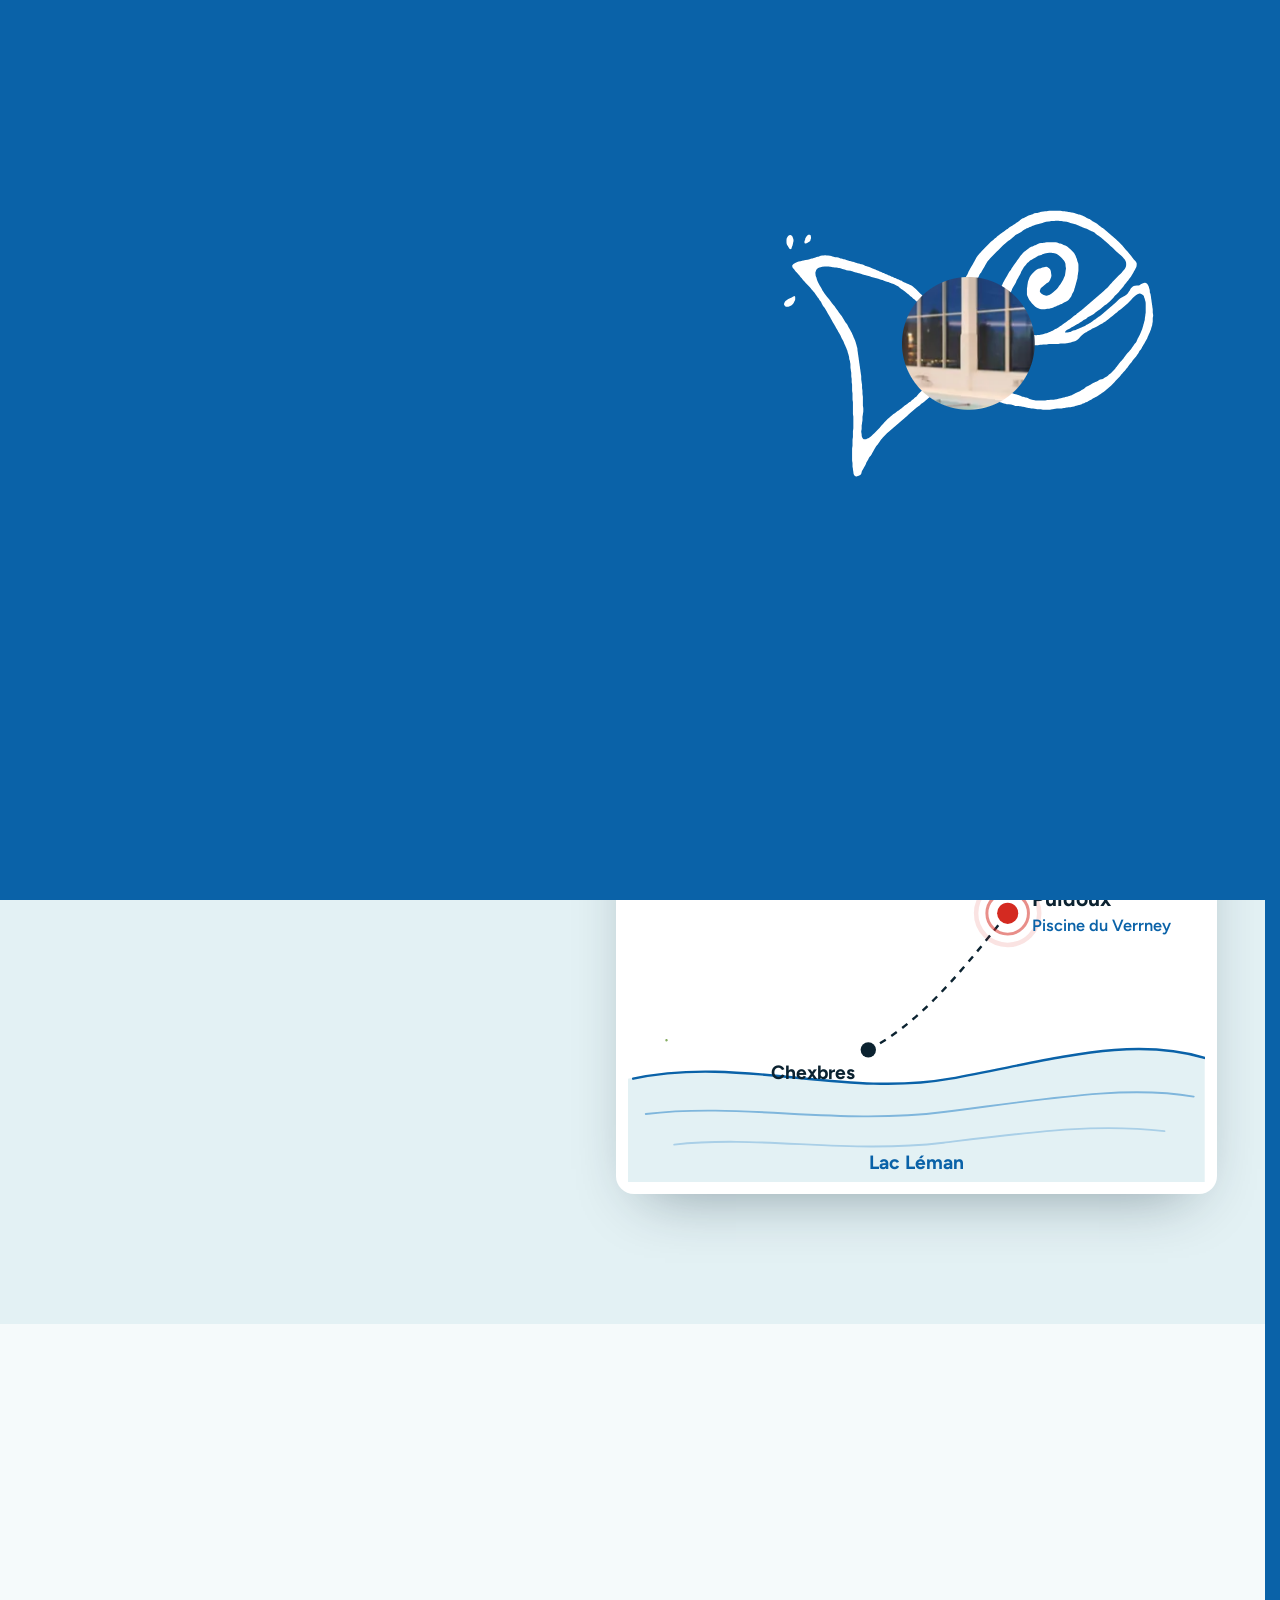
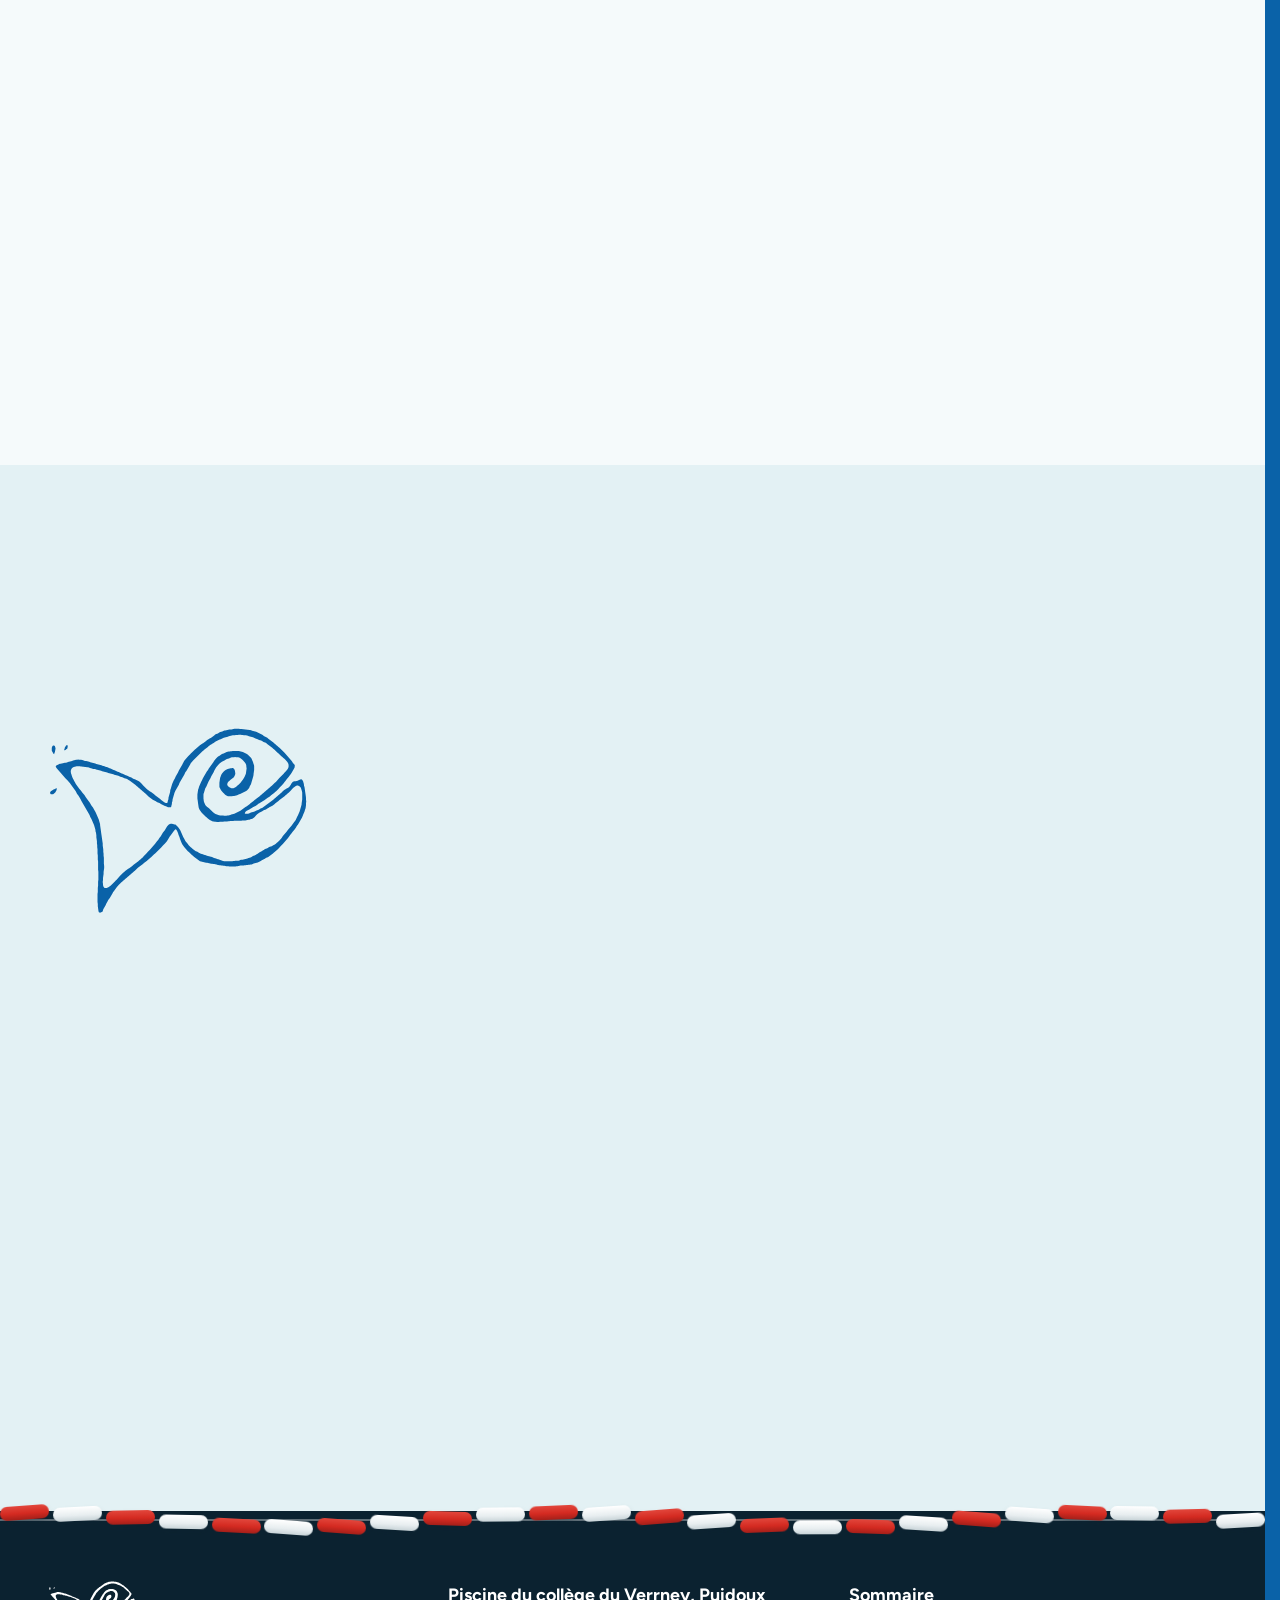
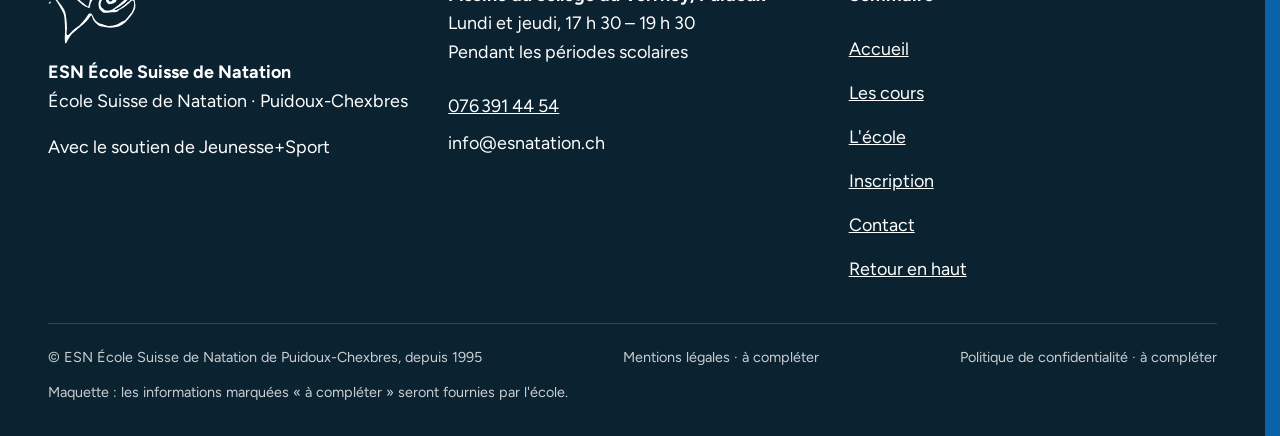
<file: contact.html>
<!doctype html>
<html lang="fr" data-v="2" data-curseur>
<head>
<meta charset="utf-8">
<meta name="viewport" content="width=device-width, initial-scale=1, viewport-fit=cover">
<title>Contact : ESN École Suisse de Natation, Puidoux</title>
<meta name="description" content="Téléphone, e-mail, lieu et horaires des cours de l&#39;ESN à la piscine du collège du Verrney, à Puidoux.">
<meta name="robots" content="noindex, nofollow">
<link rel="canonical" href="https://esnatation-maquette.vercel.app/contact">
<style>:root{--fond:#F5FAFB;--texte:#0B2230;--voile-fond:#0A62A8;--ouverture-fond:#0A62A8;--menu-fond:#F5FAFB}:root { --entete-h: 72px; --barres-h: 0px; } html { background: var(--fond); color: var(--texte); scrollbar-gutter: stable; } body { margin: 0; background: var(--fond); } html.js:not(.secours):not([data-arrivee="retour"]) [data-anime] { opacity: 0; } html.js:not(.secours):not([data-arrivee="retour"]) [data-anime].vu { opacity: 1; } [data-voile] { position: fixed; inset: 0; z-index: 900; background: var(--voile-fond); transform: translateY(100%); visibility: hidden; pointer-events: none; } html[data-arrivee="voile"]:not(.voile-leve):not(.secours) [data-voile] { transform: none; visibility: visible; } html.secours [data-voile] { visibility: hidden !important; } .ouverture-panneau { position: fixed; inset: 0; z-index: 850; display: none; place-content: center; justify-items: center; background: var(--ouverture-fond, var(--voile-fond)); color: var(--fond); text-align: center; } html.js[data-arrivee="intro"]:not(.secours):not(.intro-finie) .ouverture-panneau { display: grid; } html.defilement-bloque, html.defilement-bloque body, html.js[data-arrivee="intro"]:not(.secours):not(.intro-finie), html.js[data-arrivee="intro"]:not(.secours):not(.intro-finie) body, html[data-arrivee="voile"]:not(.voile-leve):not(.secours), html[data-arrivee="voile"]:not(.voile-leve):not(.secours) body { overflow: hidden; } html.js[data-arrivee="intro"]:not(.secours):not(.intro-finie) { background-color: var(--ouverture-fond, var(--voile-fond)); } html[data-arrivee="voile"]:not(.voile-leve):not(.secours) { background-color: var(--voile-fond); }</style>
<script>(function () {
var d = document.documentElement, ss = null, ls = null;
try { ss = window.sessionStorage; ls = window.localStorage; } catch (e) {}
d.classList.add('js');
var nav = performance.getEntriesByType ? performance.getEntriesByType('navigation')[0] : null;
var type = nav ? nav.type : 'navigate';
var depart = null;
try { depart = JSON.parse(ss.getItem('socle:depart') || 'null'); ss.removeItem('socle:depart'); } catch (e) {}
if (depart && !(Date.now() - depart.t < 15000)) depart = null;
var mode = type === 'back_forward' ? 'retour' : type === 'reload' ? 'intro' : depart ? 'voile' : 'intro';
d.setAttribute('data-arrivee', mode);
if (mode === 'voile' && depart.couleur) d.style.setProperty('--voile-fond', depart.couleur);
if (type === 'reload' && 'scrollRestoration' in history) {
history.scrollRestoration = 'manual';
}
try {
var choisie = ls && ls.getItem('socle:langue');
var langue = (d.lang || '').slice(0, 2);
if (choisie && choisie !== langue && type === 'navigate' && !depart) {
var alt = document.querySelector('link[rel="alternate"][hreflang="' + choisie + '"]');
if (alt) location.replace(new URL(alt.href).pathname + location.search + location.hash);
}
} catch (e) {}
setTimeout(function () { if (!d.classList.contains('demarre')) d.classList.add('secours'); }, 2000);
})();</script>
<link rel="preload" href="/assets/fonts/unbounded.woff2" as="font" type="font/woff2" crossorigin>
<link rel="preload" href="/assets/fonts/figtree-400.woff2" as="font" type="font/woff2" crossorigin>
<link rel="stylesheet" href="/assets/css/socle.css?v=2">
<link rel="stylesheet" href="/assets/css/site.css?v=2">
<link rel="modulepreload" href="/assets/js/site.js?v=2">
<link rel="modulepreload" href="/assets/js/socle/index.js?v=2">
<script src="/assets/vendor/gsap.min.js" defer></script>
<script src="/assets/vendor/ScrollTrigger.min.js" defer></script>
<script src="/assets/vendor/SplitText.min.js" defer></script>
<script type="module" src="/assets/js/site.js?v=2"></script>
<meta name="theme-color" content="#F5FAFB">
<link rel="icon" href="/assets/images/favicon.svg" type="image/svg+xml">
<link rel="apple-touch-icon" href="/assets/images/apple-touch-icon.png">
<meta property="og:type" content="website">
<meta property="og:site_name" content="ESN École Suisse de Natation">
<meta property="og:locale" content="fr_FR">
<meta property="og:title" content="Contact : ESN École Suisse de Natation, Puidoux">
<meta property="og:description" content="Téléphone, e-mail, lieu et horaires des cours de l&#39;ESN à la piscine du collège du Verrney, à Puidoux.">
<meta property="og:url" content="https://esnatation-maquette.vercel.app/contact">
<meta property="og:image" content="https://esnatation-maquette.vercel.app/assets/partage/contact-fr.jpg">
<meta property="og:image:width" content="1200">
<meta property="og:image:height" content="630">
<meta property="og:image:alt" content="Contact de l&#39;ESN : bassin calme en fin de journée">
<meta name="twitter:card" content="summary_large_image">
<script type="application/ld+json">{"@context":"https://schema.org","@type":"SportsActivityLocation","name":"ESN École Suisse de Natation de Puidoux-Chexbres","url":"https://esnatation-maquette.vercel.app/","telephone":"+41763914454","email":"info@esnatation.ch","foundingDate":"1995","address":{"@type":"PostalAddress","addressLocality":"Puidoux","addressRegion":"VD","addressCountry":"CH"},"description":"Cours de natation en groupe pour enfants dès 4 ans révolus, 12 enfants au maximum, à la piscine du collège du Verrney à Puidoux. Cycles de 10 leçons de 45 minutes pendant les périodes scolaires, avec le soutien de Jeunesse+Sport."}</script>
</head>
<body id="haut">
<div data-voile data-forme="iris" aria-hidden="true"><span class="voile-anneau"></span><span class="voile-anneau voile-anneau--2"></span><div class="voile-contenu"><img src="/assets/images/logo-clair.svg" alt="" width="84" height="61"><span data-voile-libelle>Contact</span></div></div>
<div class="ouverture-panneau" data-ouverture aria-hidden="true">
  <div class="ouverture-poisson" data-ouverture-objet>
    <svg viewBox="0 0 898 649" aria-hidden="true"><path class="poisson-trait" fill-rule="evenodd" d="M29 212C28 212 26 214 24 215C22 216 21 216 19 217C17 218 16 219 14 220C12 221 10 222 9 224C8 226 7 228 7 229C7 230 9 232 10 233C11 234 13 233 15 233C17 233 18 232 20 231C22 230 24 228 25 227C26 226 27 224 28 222C29 220 30 219 30 217C30 215 30 213 30 212C30 211 30 212 29 212Z M18 65C16 66 15 68 14 70C13 72 13 73 13 75C13 77 13 78 13 80C13 82 13 83 14 85C15 87 16 88 17 90C18 92 20 95 21 95C22 95 22 92 22 91C22 90 24 88 24 86C24 84 25 83 25 81C25 79 26 78 26 76C26 74 26 73 25 71C24 69 24 67 23 66C22 65 20 64 18 65Z M64 64C63 64 62 66 61 67C60 68 60 69 59 70C58 71 58 72 58 73C58 74 57 75 57 76C57 77 56 78 56 79C56 80 56 81 57 81C58 81 59 80 60 80C61 80 62 79 63 78C64 77 65 77 66 76C67 75 67 74 67 73C67 72 68 71 68 70C68 69 68 68 68 67C68 66 68 64 67 64C66 64 65 64 64 64Z M644 6C642 6 639 7 637 7C635 7 632 8 630 8C628 8 625 8 623 9C621 10 618 10 616 11C614 12 611 11 609 12C607 13 604 14 602 15C600 16 597 16 595 17C593 18 590 20 588 21C586 22 583 23 581 24C579 25 576 27 574 29C572 31 569 32 567 34C565 36 562 38 560 39C558 40 555 42 553 43C551 44 548 46 546 48C544 50 541 51 539 53C537 55 534 56 532 58C530 60 527 61 525 63C523 65 520 67 518 69C516 71 513 73 511 75C509 77 506 79 504 81C502 83 499 86 497 88C495 90 493 92 491 94C489 96 486 99 484 101C482 103 480 106 478 108C476 110 474 113 472 115C470 117 469 120 468 122C467 124 465 127 464 129C463 131 461 134 460 136C459 138 457 141 456 143C455 145 453 148 452 150C451 152 450 155 449 157C448 159 446 162 445 164C444 166 442 169 441 171C440 173 439 176 438 178C437 180 435 183 434 185C433 187 432 190 431 192C430 194 429 197 428 199C427 201 427 204 426 206C425 208 425 211 424 213C423 215 422 218 422 220C422 222 422 225 421 227C420 229 420 232 419 234C418 236 418 239 417 241C416 243 416 246 416 248C416 250 415 253 414 255C413 257 414 261 412 262C410 263 407 263 405 262C403 261 400 259 398 257C396 255 393 254 391 252C389 250 386 248 384 246C382 244 379 243 377 241C375 239 372 238 370 236C368 234 365 232 363 230C361 228 358 227 356 225C354 223 351 222 349 220C347 218 344 217 342 215C340 213 337 210 335 208C333 206 330 203 328 201C326 199 323 196 321 194C319 192 316 190 314 188C312 186 309 185 307 184C305 183 302 182 300 181C298 180 295 179 293 178C291 177 288 175 286 174C284 173 281 172 279 171C277 170 274 169 272 168C270 167 267 166 265 165C263 164 260 163 258 162C256 161 253 160 251 159C249 158 246 157 244 156C242 155 239 154 237 153C235 152 232 151 230 150C228 149 225 148 223 147C221 146 218 145 216 144C214 143 211 142 209 141C207 140 204 140 202 139C200 138 197 137 195 136C193 135 190 135 188 134C186 133 183 133 181 132C179 131 176 131 174 130C172 129 169 129 167 128C165 127 162 127 160 126C158 125 155 125 153 124C151 123 148 123 146 122C144 121 141 121 139 120C137 119 134 118 132 118C130 118 127 118 125 117C123 116 120 116 118 115C116 114 113 114 111 114C109 114 106 113 104 113C102 113 99 114 97 114C95 114 92 115 90 116C88 117 85 117 83 118C81 119 78 119 76 120C74 121 71 121 69 122C67 123 64 124 62 124C60 124 57 124 55 125C53 126 50 126 48 127C46 128 43 127 41 128C39 129 36 130 34 131C32 132 28 134 27 136C26 138 28 141 30 143C32 145 34 148 36 150C38 152 40 155 42 157C44 159 46 162 48 164C50 166 52 169 54 171C56 173 58 176 60 178C62 180 65 183 67 185C69 187 71 190 73 192C75 194 77 197 79 199C81 201 82 204 84 206C86 208 87 211 89 213C91 215 92 218 94 220C96 222 97 225 98 227C99 229 100 232 102 234C104 236 106 239 107 241C108 243 110 246 111 248C112 250 114 253 115 255C116 257 118 260 119 262C120 264 122 267 123 269C124 271 126 274 127 276C128 278 130 281 131 283C132 285 134 288 135 290C136 292 138 295 139 297C140 299 142 302 143 304C144 306 145 309 146 311C147 313 149 316 150 318C151 320 152 323 153 325C154 327 155 330 156 332C157 334 158 337 159 339C160 341 160 344 161 346C162 348 162 351 163 353C164 355 164 358 164 360C164 362 166 365 166 367C166 369 167 372 167 374C167 376 167 379 167 381C167 383 168 386 168 388C168 390 169 393 169 395C169 397 169 400 169 402C169 404 170 407 170 409C170 411 170 414 170 416C170 418 171 421 171 423C171 425 171 428 171 430C171 432 171 435 171 437C171 439 172 442 172 444C172 446 172 449 172 451C172 453 172 456 172 458C172 460 173 463 173 465C173 467 173 470 173 472C173 474 173 477 173 479C173 481 173 484 173 486C173 488 173 491 173 493C173 495 174 498 174 500C174 502 174 505 174 507C174 509 174 512 174 514C174 516 174 519 174 521C174 523 174 526 174 528C174 530 173 533 173 535C173 537 173 540 173 542C173 544 173 547 173 549C173 551 172 554 172 556C172 558 172 561 172 563C172 565 172 568 172 570C172 572 171 575 171 577C171 579 171 582 171 584C171 586 171 589 171 591C171 593 171 596 171 598C171 600 171 603 171 605C171 607 172 610 172 612C172 614 172 617 172 619C172 621 173 624 173 626C173 628 174 631 174 633C174 635 175 639 176 640C177 641 180 642 182 641C184 640 188 639 189 637C190 635 190 632 191 630C192 628 194 625 195 623C196 621 198 618 199 616C200 614 201 611 202 609C203 607 205 604 206 602C207 600 208 597 210 595C212 593 214 590 215 588C216 586 218 583 219 581C220 579 222 576 223 574C224 572 226 569 228 567C230 565 231 562 233 560C235 558 236 555 238 553C240 551 242 548 244 546C246 544 249 541 251 539C253 537 256 535 258 533C260 531 263 529 265 527C267 525 270 523 272 521C274 519 277 517 279 515C281 513 284 511 286 509C288 507 291 505 293 503C295 501 298 499 300 497C302 495 305 492 307 490C309 488 312 486 314 484C316 482 319 480 321 478C323 476 326 475 328 473C330 471 333 469 335 467C337 465 340 464 342 462C344 460 347 458 349 456C351 454 354 452 356 450C358 448 361 445 363 443C365 441 368 439 370 437C372 435 375 432 377 430C379 428 382 425 384 423C386 421 389 418 391 416C393 414 395 411 397 409C399 407 402 404 404 402C406 400 408 397 410 395C412 393 414 390 415 388C416 386 418 383 419 381C420 379 422 376 424 374C426 372 427 369 429 367C431 365 432 362 434 360C436 358 439 353 441 353C443 353 445 357 446 359C447 361 448 364 449 366C450 368 450 371 451 373C452 375 453 378 454 380C455 382 455 385 456 387C457 389 458 392 459 394C460 396 461 399 462 401C463 403 464 406 466 408C468 410 469 413 471 415C473 417 475 420 477 422C479 424 481 427 483 429C485 431 488 433 490 435C492 437 495 440 497 442C499 444 502 446 504 448C506 450 509 451 511 453C513 455 516 456 518 458C520 460 523 462 525 463C527 464 530 464 532 465C534 466 537 466 539 467C541 468 544 468 546 468C548 468 551 468 553 469C555 470 558 470 560 471C562 472 565 472 567 472C569 472 572 473 574 473C576 473 579 474 581 474C583 474 586 476 588 476C590 476 593 477 595 477C597 477 600 478 602 478C604 478 607 479 609 479C611 479 614 480 616 480C618 480 621 480 623 480C625 480 628 481 630 481C632 481 635 481 637 481C639 481 642 481 644 481C646 481 649 480 651 480C653 480 656 479 658 479C660 479 663 478 665 478C667 478 670 478 672 478C674 478 677 477 679 477C681 477 684 476 686 476C688 476 691 475 693 475C695 475 698 474 700 474C702 474 705 473 707 472C709 471 712 471 714 470C716 469 719 469 721 468C723 467 726 466 728 465C730 464 733 463 735 462C737 461 740 459 742 458C744 457 747 455 749 454C751 453 754 451 756 450C758 449 761 448 763 446C765 444 768 443 770 441C772 439 775 438 777 436C779 434 782 432 784 430C786 428 789 426 791 424C793 422 796 419 798 417C800 415 802 412 804 410C806 408 809 405 811 403C813 401 815 398 817 396C819 394 821 391 823 389C825 387 827 384 829 382C831 380 832 377 834 375C836 373 838 370 840 368C842 366 843 363 845 361C847 359 849 356 851 354C853 352 854 349 856 347C858 345 858 342 860 340C862 338 864 335 865 333C866 331 868 328 869 326C870 324 872 321 873 319C874 317 876 314 877 312C878 310 879 307 880 305C881 303 882 300 883 298C884 296 885 293 886 291C887 289 887 286 888 284C889 282 890 279 890 277C890 275 891 272 891 270C891 268 891 265 891 263C891 261 892 258 892 256C892 254 891 251 891 249C891 247 891 244 891 242C891 240 890 237 890 235C890 233 889 230 889 228C889 226 888 223 888 221C888 219 887 216 887 214C887 212 886 209 886 207C886 205 884 202 884 200C884 198 884 195 883 193C882 191 882 188 881 186C880 184 878 181 876 180C874 179 871 180 869 181C867 182 864 184 862 185C860 186 857 186 855 186C853 186 850 186 848 187C846 188 844 190 842 192C840 194 840 197 838 199C836 201 835 204 833 206C831 208 828 210 826 211C824 212 821 214 819 215C817 216 814 218 812 220C810 222 808 224 806 226C804 228 801 230 799 232C797 234 794 236 792 238C790 240 787 242 785 244C783 246 780 248 778 250C776 252 773 254 771 256C769 258 766 259 764 261C762 263 759 264 757 266C755 268 752 269 750 271C748 273 745 274 743 276C741 278 738 279 736 280C734 281 731 283 729 284C727 285 724 286 722 287C720 288 717 289 715 290C713 291 710 292 708 293C706 294 703 294 701 295C699 296 696 297 694 298C692 299 689 299 687 299C685 299 681 299 680 298C679 297 681 293 683 291C685 289 688 288 690 287C692 286 695 284 697 283C699 282 702 280 704 279C706 278 709 276 711 275C713 274 716 272 718 271C720 270 723 268 725 266C727 264 730 264 732 262C734 260 737 258 739 257C741 256 744 254 746 253C748 252 751 250 753 248C755 246 758 245 760 243C762 241 765 240 767 238C769 236 772 234 774 232C776 230 779 229 781 227C783 225 786 223 788 221C790 219 793 216 795 214C797 212 799 209 801 207C803 205 806 202 808 200C810 198 812 195 814 193C816 191 818 188 820 186C822 184 823 181 825 179C827 177 829 174 831 172C833 170 834 167 836 165C838 163 840 160 841 158C842 156 844 153 845 151C846 149 848 146 849 144C850 142 852 139 852 137C852 135 853 132 852 130C851 128 848 125 846 123C844 121 843 118 841 116C839 114 837 111 835 109C833 107 831 104 829 102C827 100 825 97 823 95C821 93 819 90 817 88C815 86 812 83 810 81C808 79 805 76 803 74C801 72 798 70 796 68C794 66 791 64 789 62C787 60 784 58 782 56C780 54 777 52 775 50C773 48 770 47 768 45C766 43 763 42 761 40C759 38 756 36 754 35C752 34 749 32 747 31C745 30 742 27 740 26C738 25 735 24 733 23C731 22 728 20 726 19C724 18 721 17 719 16C717 15 714 15 712 14C710 13 707 13 705 12C703 11 700 10 698 10C696 10 693 9 691 9C689 9 686 8 684 8C682 8 679 7 677 7C675 7 672 6 670 6C668 6 665 6 663 6C661 6 658 6 656 6C654 6 651 6 649 6C647 6 646 6 644 6Z M652 27C654 27 657 26 659 26C661 26 664 26 666 26C668 26 671 27 673 27C675 27 678 28 680 28C682 28 685 28 687 29C689 30 692 30 694 31C696 32 699 32 701 33C703 34 706 34 708 35C710 36 713 37 715 38C717 39 720 40 722 41C724 42 727 43 729 44C731 45 734 45 736 46C738 47 741 49 743 50C745 51 748 52 750 53C752 54 755 56 757 58C759 60 762 61 764 63C766 65 769 66 771 68C773 70 776 72 778 74C780 76 783 78 785 80C787 82 790 85 792 87C794 89 797 91 799 93C801 95 804 98 806 100C808 102 811 104 813 106C815 108 818 110 820 112C822 114 824 117 826 119C828 121 829 124 830 126C831 128 831 131 831 133C831 135 831 138 830 140C829 142 828 145 826 147C824 149 822 152 820 154C818 156 815 159 813 161C811 163 808 166 806 168C804 170 801 173 799 175C797 177 795 180 793 182C791 184 789 187 787 189C785 191 782 193 780 195C778 197 775 200 773 202C771 204 768 206 766 208C764 210 761 212 759 214C757 216 754 218 752 220C750 222 747 224 745 226C743 228 740 230 738 232C736 234 733 236 731 238C729 240 726 242 724 244C722 246 719 247 717 249C715 251 712 253 710 255C708 257 705 258 703 260C701 262 698 264 696 266C694 268 691 269 689 271C687 273 684 274 682 276C680 278 677 279 675 281C673 283 670 284 668 286C666 288 663 289 661 290C659 291 656 293 654 294C652 295 649 296 647 297C645 298 642 299 640 300C638 301 635 301 633 302C631 303 628 304 626 304C624 304 621 305 619 305C617 305 614 306 612 306C610 306 607 305 605 305C603 305 600 305 598 305C596 305 593 304 591 304C589 304 586 303 584 302C582 301 579 300 577 299C575 298 572 296 570 294C568 292 565 289 563 287C561 285 558 282 556 280C554 278 551 277 549 275C547 273 544 270 543 268C542 266 541 263 540 261C539 259 538 256 538 254C538 252 537 249 537 247C537 245 537 242 537 240C537 238 537 235 537 233C537 231 538 228 539 226C540 224 540 221 541 219C542 217 542 214 543 212C544 210 546 207 547 205C548 203 549 200 550 198C551 196 552 193 553 191C554 189 556 186 557 184C558 182 560 179 561 177C562 175 563 172 564 170C565 168 567 165 568 163C569 161 571 158 572 156C573 154 574 151 575 149C576 147 578 144 579 142C580 140 582 137 584 135C586 133 588 130 590 128C592 126 595 124 597 122C599 120 602 119 604 118C606 117 609 115 611 114C613 113 616 111 618 110C620 109 623 109 625 108C627 107 630 106 632 105C634 104 637 104 639 104C641 104 644 103 646 103C648 103 651 104 653 104C655 104 658 104 660 105C662 106 665 107 667 109C669 111 672 113 674 115C676 117 678 120 680 122C682 124 683 127 684 129C685 131 685 134 685 136C685 138 686 141 686 143C686 145 685 148 685 150C685 152 684 155 684 157C684 159 683 162 682 164C681 166 680 169 679 171C678 173 676 176 675 178C674 180 672 183 670 185C668 187 667 190 665 192C663 194 660 197 658 199C656 201 653 203 651 205C649 207 646 208 644 209C642 210 639 211 637 211C635 211 632 210 630 209C628 208 625 207 623 205C621 203 619 200 619 198C619 196 620 193 621 191C622 189 625 187 627 185C629 183 632 181 634 179C636 177 639 176 641 174C643 172 644 169 645 167C646 165 647 162 647 160C647 158 646 155 646 153C646 151 645 148 644 146C643 144 640 142 638 141C636 140 633 142 631 142C629 142 626 143 624 144C622 145 619 145 617 146C615 147 612 149 610 151C608 153 606 155 604 157C602 159 600 162 599 164C598 166 597 169 596 171C595 173 594 176 594 178C594 180 593 183 593 185C593 187 592 190 592 192C592 194 592 197 592 199C592 201 592 204 592 206C592 208 594 211 595 213C596 215 597 218 599 220C601 222 603 225 605 227C607 229 609 231 611 233C613 235 616 236 618 237C620 238 623 239 625 239C627 239 630 239 632 239C634 239 637 238 639 238C641 238 644 238 646 237C648 236 651 236 653 235C655 234 658 233 660 232C662 231 665 230 667 229C669 228 672 227 674 226C676 225 679 223 681 222C683 221 686 220 688 218C690 216 692 213 694 211C696 209 696 206 697 204C698 202 700 199 701 197C702 195 702 192 703 190C704 188 704 185 705 183C706 181 706 178 707 176C708 174 708 171 709 169C710 167 710 164 710 162C710 160 711 157 711 155C711 153 712 150 712 148C712 146 712 143 712 141C712 139 712 136 712 134C712 132 711 129 710 127C709 125 709 122 708 120C707 118 706 115 705 113C704 111 703 108 701 106C699 104 696 101 694 99C692 97 689 95 687 93C685 91 682 90 680 89C678 88 675 87 673 86C671 85 668 85 666 84C664 83 661 82 659 82C657 82 654 82 652 82C650 82 647 82 645 82C643 82 640 82 638 82C636 82 633 83 631 83C629 83 626 84 624 84C622 84 619 85 617 86C615 87 612 88 610 89C608 90 605 91 603 92C601 93 598 94 596 96C594 98 591 99 589 101C587 103 584 105 582 107C580 109 578 112 576 114C574 116 573 119 571 121C569 123 568 126 566 128C564 130 563 133 561 135C559 137 558 140 556 142C554 144 554 147 552 149C550 151 548 154 547 156C546 158 544 161 543 163C542 165 540 168 539 170C538 172 536 175 535 177C534 179 533 182 532 184C531 186 529 189 528 191C527 193 526 196 525 198C524 200 523 203 522 205C521 207 521 210 520 212C519 214 518 217 518 219C518 221 517 224 517 226C517 228 516 231 516 233C516 235 516 238 516 240C516 242 516 245 516 247C516 249 517 252 517 254C517 256 518 259 518 261C518 263 519 266 519 268C519 270 520 273 520 275C520 277 521 280 522 282C523 284 524 287 526 289C528 291 529 294 531 296C533 298 536 301 538 303C540 305 543 308 545 310C547 312 550 314 552 316C554 318 557 320 559 321C561 322 564 323 566 324C568 325 571 326 573 326C575 326 578 327 580 327C582 327 585 328 587 328C589 328 592 327 594 327C596 327 599 327 601 327C603 327 606 326 608 326C610 326 613 326 615 326C617 326 620 325 622 325C624 325 627 324 629 324C631 324 634 324 636 324C638 324 641 323 643 323C645 323 648 323 650 323C652 323 655 323 657 323C659 323 662 323 664 323C666 323 669 322 671 322C673 322 676 322 678 322C680 322 683 321 685 321C687 321 690 320 692 320C694 320 697 319 699 318C701 317 704 317 706 316C708 315 711 313 713 311C715 309 717 306 719 304C721 302 724 300 726 298C728 296 731 295 733 294C735 293 738 291 740 290C742 289 745 287 747 286C749 285 752 284 754 283C756 282 759 280 761 279C763 278 766 276 768 275C770 274 773 272 775 271C777 270 780 268 782 266C784 264 787 262 789 260C791 258 794 257 796 255C798 253 801 251 803 249C805 247 808 245 810 243C812 241 815 240 817 238C819 236 822 234 824 232C826 230 829 228 831 226C833 224 836 221 838 219C840 217 842 214 844 212C846 210 849 208 851 206C853 204 856 203 858 202C860 201 863 201 865 202C867 203 870 205 872 207C874 209 874 212 875 214C876 216 876 219 877 221C878 223 878 226 878 228C878 230 878 233 878 235C878 237 878 240 878 242C878 244 878 247 878 249C878 251 877 254 877 256C877 258 876 261 876 263C876 265 876 268 875 270C874 272 874 275 873 277C872 279 872 282 871 284C870 286 870 289 869 291C868 293 867 296 866 298C865 300 864 303 863 305C862 307 860 310 859 312C858 314 857 317 856 319C855 321 853 324 851 326C849 328 848 331 846 333C844 335 843 338 841 340C839 342 837 345 835 347C833 349 831 352 829 354C827 356 826 359 824 361C822 363 820 366 818 368C816 370 814 373 812 375C810 377 809 380 807 382C805 384 803 387 801 389C799 391 796 394 794 396C792 398 789 400 787 402C785 404 782 406 780 407C778 408 775 410 773 411C771 412 768 412 766 413C764 414 761 416 759 417C757 418 754 419 752 420C750 421 747 423 745 424C743 425 740 427 738 428C736 429 733 430 731 432C729 434 726 436 724 437C722 438 719 440 717 441C715 442 712 443 710 444C708 445 705 447 703 448C701 449 698 450 696 451C694 452 691 452 689 453C687 454 684 454 682 455C680 456 677 456 675 457C673 458 670 458 668 458C666 458 663 460 661 460C659 460 656 461 654 461C652 461 649 461 647 461C645 461 642 462 640 462C638 462 635 463 633 463C631 463 628 463 626 463C624 463 621 463 619 463C617 463 614 463 612 463C610 463 607 462 605 462C603 462 600 461 598 460C596 459 593 458 591 457C589 456 586 456 584 455C582 454 579 454 577 453C575 452 572 451 570 450C568 449 565 449 563 448C561 447 558 447 556 446C554 445 551 445 549 444C547 443 544 443 542 442C540 441 537 440 535 439C533 438 530 438 528 437C526 436 523 435 521 434C519 433 516 431 514 430C512 429 509 428 507 426C505 424 502 423 500 421C498 419 495 417 493 415C491 413 488 410 486 408C484 406 483 403 481 401C479 399 477 396 475 394C473 392 472 389 471 387C470 385 468 382 467 380C466 378 465 375 464 373C463 371 462 368 461 366C460 364 459 361 458 359C457 357 456 354 454 352C452 350 451 347 449 345C447 343 444 340 442 338C440 336 437 337 435 336C433 335 430 334 428 334C426 334 423 334 421 335C419 336 416 338 414 340C412 342 410 345 409 347C408 349 406 352 405 354C404 356 402 359 400 361C398 363 396 366 395 368C394 370 392 373 391 375C390 377 388 380 386 382C384 384 383 387 381 389C379 391 377 394 375 396C373 398 372 401 370 403C368 405 366 408 364 410C362 412 360 415 358 417C356 419 354 422 352 424C350 426 347 429 345 431C343 433 341 436 339 438C337 440 334 443 332 445C330 447 328 450 326 452C324 454 321 456 319 458C317 460 314 462 312 464C310 466 307 467 305 469C303 471 300 472 298 474C296 476 293 478 291 480C289 482 286 483 284 485C282 487 279 488 277 490C275 492 272 493 270 495C268 497 265 499 263 501C261 503 258 505 256 507C254 509 251 512 249 514C247 516 245 519 243 521C241 523 239 526 237 528C235 530 233 532 231 534C229 536 226 539 224 541C222 543 219 546 217 548C215 550 212 552 210 553C208 554 205 556 203 556C201 556 198 557 196 556C194 555 192 552 191 550C190 548 190 545 190 543C190 541 189 538 189 536C189 534 190 531 190 529C190 527 190 524 190 522C190 520 191 517 191 515C191 513 192 510 192 508C192 506 192 503 192 501C192 499 193 496 193 494C193 492 194 489 194 487C194 485 194 482 194 480C194 478 193 475 193 473C193 471 193 468 193 466C193 464 193 461 193 459C193 457 193 454 193 452C193 450 192 447 192 445C192 443 192 440 192 438C192 436 191 433 191 431C191 429 191 426 191 424C191 422 190 419 190 417C190 415 189 412 189 410C189 408 189 405 189 403C189 401 188 398 188 396C188 394 187 391 187 389C187 387 186 384 186 382C186 380 185 377 185 375C185 373 184 370 184 368C184 366 183 363 183 361C183 359 182 356 182 354C182 352 181 349 181 347C181 345 180 342 180 340C180 338 180 335 179 333C178 331 178 328 177 326C176 324 176 321 175 319C174 317 173 314 172 312C171 310 170 307 169 305C168 303 167 300 166 298C165 296 163 293 162 291C161 289 159 286 158 284C157 282 156 279 154 277C152 275 150 272 149 270C148 268 146 265 145 263C144 261 142 258 140 256C138 254 137 251 135 249C133 247 132 244 130 242C128 240 127 237 125 235C123 233 121 230 119 228C117 226 116 223 114 221C112 219 110 216 108 214C106 212 105 209 103 207C101 205 100 202 98 200C96 198 95 195 94 193C93 191 91 188 90 186C89 184 87 181 86 179C85 177 84 174 83 172C82 170 82 167 81 165C80 163 79 160 79 158C79 156 78 153 79 151C80 149 80 146 82 144C84 142 87 140 89 139C91 138 94 138 96 137C98 136 101 136 103 136C105 136 108 136 110 136C112 136 115 137 117 137C119 137 122 138 124 138C126 138 129 139 131 139C133 139 136 140 138 140C140 140 143 141 145 142C147 143 150 143 152 144C154 145 157 146 159 146C161 146 164 146 166 147C168 148 171 148 173 149C175 150 178 150 180 151C182 152 185 152 187 153C189 154 192 154 194 155C196 156 199 156 201 157C203 158 206 158 208 159C210 160 213 160 215 161C217 162 220 162 222 163C224 164 227 164 229 165C231 166 234 166 236 167C238 168 241 168 243 169C245 170 248 171 250 172C252 173 255 173 257 174C259 175 262 176 264 177C266 178 269 178 271 179C273 180 276 182 278 183C280 184 283 186 285 188C287 190 290 191 292 193C294 195 297 196 299 198C301 200 304 202 306 204C308 206 311 208 313 210C315 212 318 214 320 216C322 218 325 220 327 222C329 224 332 226 334 228C336 230 339 232 341 234C343 236 346 239 348 241C350 243 353 244 355 246C357 248 360 250 362 251C364 252 367 254 369 255C371 256 374 258 376 259C378 260 381 261 383 262C385 263 388 265 390 266C392 267 395 268 397 269C399 270 402 272 404 273C406 274 409 274 411 275C413 276 416 277 418 277C420 277 424 277 425 276C426 275 426 271 427 269C428 267 428 264 428 262C428 260 430 257 430 255C430 253 430 250 431 248C432 246 432 243 433 241C434 239 434 236 435 234C436 232 436 229 437 227C438 225 439 222 440 220C441 218 443 215 444 213C445 211 447 208 448 206C449 204 451 201 452 199C453 197 454 194 455 192C456 190 458 187 459 185C460 183 462 180 463 178C464 176 466 173 467 171C468 169 470 166 471 164C472 162 473 159 474 157C475 155 478 152 479 150C480 148 482 145 483 143C484 141 486 138 487 136C488 134 490 131 491 129C492 127 494 124 496 122C498 120 500 117 502 115C504 113 507 110 509 108C511 106 514 103 516 101C518 99 521 96 523 94C525 92 528 89 530 87C532 85 535 83 537 81C539 79 542 77 544 75C546 73 549 72 551 70C553 68 556 66 558 64C560 62 563 60 565 59C567 58 570 56 572 55C574 54 577 52 579 50C581 48 584 47 586 46C588 45 591 44 593 43C595 42 598 41 600 40C602 39 605 38 607 37C609 36 612 36 614 35C616 34 619 34 621 33C623 32 626 32 628 31C630 30 633 30 635 29C637 28 640 28 642 28C644 28 647 27 649 27C651 27 650 27 652 27Z"/></svg>
    <span class="ouverture-rond"></span><span class="ouverture-rond ouverture-rond--2"></span><span class="ouverture-rond ouverture-rond--3"></span>
    <span class="ouverture-goutte"></span><span class="ouverture-goutte ouverture-goutte--2"></span>
  </div>
  <p class="ouverture-nom">ESN</p>
  <p class="ouverture-ligne">École Suisse de Natation · Puidoux-Chexbres</p>
</div>
<a class="evitement" href="#contenu">Aller au contenu</a>
<header data-entete>
  <div class="entete-rangee">
    <a class="entete-logo" href="/" data-libelle="Accueil" aria-label="ESN École Suisse de Natation, accueil">
      <img src="/assets/images/logo.svg" alt="" width="52" height="38"><span class="marque"><b>ESN</b><small>École Suisse de Natation</small></span>
    </a>
    <nav data-nav aria-label="Navigation principale">
      <ul><li><a href="/cours" data-libelle="Les cours">Les cours</a></li><li><a href="/ecole" data-libelle="L&#39;école">L&#39;école</a></li><li><a href="/contact" data-libelle="Contact" aria-current="page">Contact</a></li></ul>
    </nav>
    <div class="entete-actions">
      <a class="bouton" href="/inscription" data-libelle="Inscription">S&#39;inscrire</a>
      <button type="button" data-menu-bouton aria-controls="menu" aria-expanded="false" data-libelle-ouvrir="Menu" data-libelle-fermer="Fermer"><span data-libelle-bouton>Menu</span></button>
      <a class="menu-sansjs" href="#menu" data-menu-lien>Menu</a>
    </div>
  </div>
</header>
<script>/* Avant le premier affichage : rangées de la navigation (même règle que ajusterNav dans assets/js/socle/entete.js)
   et hauteur réelle de l'en-tête, pour que rien ne saute quand le JavaScript du site prend la main. */
(function () {
  var h = document.documentElement, u = document.querySelector('[data-nav] ul'), e = document.querySelector('[data-entete]');
  if (u) {
    var deborde = function () { return u.scrollWidth > u.clientWidth + 1; }, c = deborde();
    if (c && window.matchMedia('(min-width: 900px)').matches) {
      h.classList.add('nav-deux-rangees'); c = deborde();
      if (c) { h.classList.add('nav-deux-lignes'); var a = u.querySelector('a'); c = !a || u.getBoundingClientRect().height > a.getBoundingClientRect().height * 2.5; }
      if (c) h.classList.remove('nav-deux-rangees', 'nav-deux-lignes');
    }
    if (c) h.classList.add('nav-compacte');
  }
  if (e) h.style.setProperty('--entete-h', Math.round(e.getBoundingClientRect().height) + 'px');
})();</script>
<span id="menu-ferme" aria-hidden="true"></span>
<div id="menu" data-menu role="dialog" aria-modal="true" aria-label="Menu">
  <p class="menu-sansjs-fermer"><a href="#menu-ferme">Fermer</a></p>
  <ul><li style="--i:0"><a href="/" class="menu-lien" data-libelle="Accueil">Accueil</a></li><li style="--i:1"><a href="/cours" class="menu-lien" data-libelle="Les cours">Les cours</a></li><li style="--i:2"><a href="/ecole" class="menu-lien" data-libelle="L&#39;école">L&#39;école</a></li><li style="--i:3"><a href="/inscription" class="menu-lien" data-libelle="Inscription">Inscription</a></li><li style="--i:4"><a href="/contact" class="menu-lien" data-libelle="Contact" aria-current="page">Contact</a></li></ul>
  <p><a class="bouton" href="tel:+41763914454">Appeler 076 391 44 54</a></p>
</div>
<main id="contenu" tabindex="-1">
<section class="contact-tete" id="debut">
  <div class="conteneur contact-grille">
    <div>
      <p class="surtitre masque-ecran-tres-bas" data-anime="gsap">Contact</p>
      <h1 class="titre-page" data-anime="gsap"><span class="ligne-masque"><span class="titre-ligne">Une question ? Appelez l&#39;école.</span></span></h1>
      <p class="intro" data-anime="gsap">Pour une inscription, un changement de groupe ou une simple question.</p>
      <p data-anime="gsap"><a class="tel-geant" href="tel:+41763914454" data-action-principale><svg viewBox="0 0 24 24" aria-hidden="true"><path fill="currentColor" d="M6.6 10.8a15.1 15.1 0 0 0 6.6 6.6l2.2-2.2a1 1 0 0 1 1-.25 11.4 11.4 0 0 0 3.6.57 1 1 0 0 1 1 1V20a1 1 0 0 1-1 1A17 17 0 0 1 3 4a1 1 0 0 1 1-1h3.5a1 1 0 0 1 1 1c0 1.25.2 2.45.57 3.57a1 1 0 0 1-.25 1z"/></svg>076 391 44 54</a></p>
      <p class="courriel-geant courriel" data-anime="gsap">info@esnatation.ch</p>
      <p class="contact-info" data-info-cle data-anime="gsap">Cours le lundi et le jeudi, 17 h 30 – 19 h 30</p>
    </div>
    <figure class="media contact-media" data-grok data-fx="parallaxe" data-iris-centre style="--cadrage:55% 55%">
  <picture>
    <img src="/assets/images/contact-bassin-soir-1280.webp" srcset="/assets/images/contact-bassin-soir-640.webp 640w, /assets/images/contact-bassin-soir-1280.webp 1280w, /assets/images/contact-bassin-soir-1920.webp 1920w" sizes="(max-width: 760px) 92vw, 42vw" alt="Bassin calme en fin de journée, lumières reflétées dans l&#39;eau" width="1280" height="960" fetchpriority="high" loading="eager" decoding="async">
  </picture><figcaption class="mention-ia">Illustration générée</figcaption>
</figure>
  </div>
</section>
<section class="lieu" id="lieu">
  <div class="conteneur lieu-grille">
    <div>
      <h2 data-anime="lignes">Au collège du Verrney.</h2>
      <p data-anime>Les cours ont lieu à la piscine du collège du Verrney, à Puidoux. Le collège se trouve à Puidoux, au-dessus de Chexbres et du Léman.</p>
      <p data-anime><strong>Piscine du collège du Verrney, Puidoux</strong></p>
    </div>
    <div class="plan" data-visuel>
      <p class="plan-note">Plan indicatif</p>
      <svg viewBox="0 0 600 400" role="img" aria-label="Plan indicatif : Piscine du Verrney, Puidoux" data-fx="trace">
        <path d="M0 292 C 110 268, 220 312, 330 292 S 520 246, 600 272 V 400 H 0 Z" fill="#E3F1F4"/>
        <g data-vague-lac fill="none" stroke-linecap="round">
          <path class="lac-vague" d="M0 292 C 110 268, 220 312, 330 292 S 520 246, 600 272" stroke="#0A62A8" stroke-width="2.5"/>
          <path class="lac-vague lac-vague--2" d="M20 330 C 120 318, 220 342, 330 328 S 520 300, 590 312" stroke="#7fb6dc" stroke-width="2"/>
          <path class="lac-vague lac-vague--3" d="M60 362 C 150 352, 240 372, 340 360 S 500 340, 570 348" stroke="#a9cfe7" stroke-width="2"/>
        </g>
        <g fill="none" stroke="#86ad62" stroke-width="2.5" stroke-linecap="round">
          <path d="M40 252 C 120 232, 190 238, 250 216" data-fx-trait/>
          <path d="M58 222 C 130 204, 196 206, 262 184" data-fx-trait/>
          <path d="M80 192 C 146 176, 206 176, 274 152" data-fx-trait/>
          <path d="M104 162 C 166 148, 220 146, 286 122" data-fx-trait/>
        </g>
        <path d="M250 262 C 300 236, 340 190, 395 120" fill="none" stroke="#0B2230" stroke-width="2.5" stroke-dasharray="7 7" data-fx-trait/>
        <circle cx="250" cy="262" r="8" fill="#0B2230"/>
        <circle class="plan-onde" cx="395" cy="120" r="14" fill="none" stroke="#D42A21" stroke-width="2"/>
        <circle class="plan-onde plan-onde--2" cx="395" cy="120" r="14" fill="none" stroke="#D42A21" stroke-width="2"/>
        <circle cx="395" cy="120" r="11" fill="#D42A21" data-repere/>
        <g transform="translate(548 52)" fill="#0B2230"><path d="M0 -22 L 8 6 L 0 1 L -8 6 Z"/><text y="24" text-anchor="middle" font-size="15" font-weight="700" font-family="Figtree, sans-serif">N</text></g>
        <text x="236" y="292" text-anchor="end" font-size="20" font-weight="700" fill="#0B2230" font-family="Figtree, sans-serif">Chexbres</text>
        <text x="420" y="112" font-size="22" font-weight="700" fill="#0B2230" font-family="Figtree, sans-serif">Puidoux</text>
        <text x="420" y="138" font-size="17" font-weight="600" fill="#0A62A8" font-family="Figtree, sans-serif">Piscine du Verrney</text>
        <text x="300" y="386" text-anchor="middle" font-size="20" font-weight="700" fill="#0A62A8" font-family="Figtree, sans-serif">Lac Léman</text>
      </svg>
    </div>
  </div>
</section>
<section class="horaires" id="horaires">
  <div class="conteneur">
    <h2 data-anime="lignes">Les horaires.</h2>
    <ul class="horaires-liste" data-anime="cascade">
      <li class="jour"><strong>Lundi</strong><span>17 h 30 – 19 h 30</span>
        <span class="creneau" aria-hidden="true"><span class="creneau-piste"><span class="creneau-plage"></span></span><span class="creneau-bornes"><i>16 h</i><i>21 h</i></span></span></li><li class="jour"><strong>Jeudi</strong><span>17 h 30 – 19 h 30</span>
        <span class="creneau" aria-hidden="true"><span class="creneau-piste"><span class="creneau-plage"></span></span><span class="creneau-bornes"><i>16 h</i><i>21 h</i></span></span></li>
    </ul>
    <p class="horaires-note" data-anime>Pendant les périodes scolaires : septembre – décembre, janvier – mars, avril – juin.</p>
    <p class="rappel" data-anime>Venez à la piscine une fois l&#39;inscription confirmée : l&#39;école vous envoie le programme et le calendrier avant le premier cours.</p>
  </div>
</section>
<section class="ecrire" id="ecrire">
  <div class="conteneur ecrire-grille">
    <div>
      <h2 data-anime="lignes">Écrire à l&#39;école.</h2>
      <p data-anime>Maquette : le message est simulé, rien n&#39;est envoyé.</p>
      <img class="ecrire-poisson" src="/assets/images/logo.svg" alt="" width="260" height="188" loading="lazy" data-fx="vitesse" data-visuel>
    </div>
    <form data-formulaire action="#" novalidate data-anime>
      <div class="champ"><label for="c-nom">Votre nom</label><input id="c-nom" name="nom" autocomplete="name" required></div>
      <div class="champ"><label for="c-email">E-mail</label><input id="c-email" name="email" type="email" autocomplete="email" required></div>
      <div class="champ"><label for="c-tel">Téléphone (facultatif)</label><input id="c-tel" name="tel" type="tel" autocomplete="tel"></div>
      <div class="champ"><label for="c-sujet">Sujet</label>
        <select id="c-sujet" name="sujet">
          <option value="inscription">Une inscription</option>
          <option value="groupe">Le choix du groupe</option>
          <option value="autre" selected>Autre question</option>
        </select></div>
      <div class="champ"><label for="c-message">Votre message</label><textarea id="c-message" name="message" rows="5" required></textarea></div>
      <p class="mention-donnees">Vos données servent uniquement à vous répondre (nLPD). <span class="a-completer">Politique de confidentialité · à compléter</span></p>
      <button type="submit" class="bouton">Envoyer</button>
      <p data-message-envoi role="status" tabindex="-1" hidden></p>
    </form>
  </div>
</section>
</main>
<footer class="pied" id="pied">
  <div class="ligne-eau ligne-eau--pied" data-ligne-eau aria-hidden="true"><span></span><span></span><span></span><span></span><span></span><span></span><span></span><span></span><span></span><span></span><span></span><span></span><span></span><span></span><span></span><span></span><span></span><span></span><span></span><span></span><span></span><span></span><span></span><span></span></div>
  <div class="conteneur pied-grille">
    <div class="pied-marque">
      <img src="/assets/images/logo-clair.svg" alt="" width="88" height="64" loading="lazy">
      <p><strong>ESN École Suisse de Natation</strong><br>École Suisse de Natation · Puidoux-Chexbres</p>
      <p>Avec le soutien de Jeunesse+Sport</p>
    </div>
    <div>
      <p><strong>Piscine du collège du Verrney, Puidoux</strong><br>Lundi et jeudi, 17 h 30 – 19 h 30<br>Pendant les périodes scolaires</p>
      <p><a href="tel:+41763914454">076 391 44 54</a><br><span class="courriel">info@esnatation.ch</span></p>
    </div>
    <nav aria-label="Sommaire">
      <p><strong>Sommaire</strong></p>
      <ul><li><a href="/" data-libelle="Accueil">Accueil</a></li><li><a href="/cours" data-libelle="Les cours">Les cours</a></li><li><a href="/ecole" data-libelle="L&#39;école">L&#39;école</a></li><li><a href="/inscription" data-libelle="Inscription">Inscription</a></li><li><a href="/contact" data-libelle="Contact" aria-current="page">Contact</a></li><li><a href="#haut" data-sans-transition>Retour en haut</a></li></ul>
    </nav>
  </div>
  <div class="conteneur pied-bas"><p>© ESN École Suisse de Natation de Puidoux-Chexbres, depuis 1995</p><p>Mentions légales · à compléter</p><p>Politique de confidentialité · à compléter</p><p>Maquette : les informations marquées « à compléter » seront fournies par l&#39;école.</p></div>
</footer>
<div data-barre-fixe>
  <a class="bouton bouton--contour" href="tel:+41763914454">Appeler</a>
  <a class="bouton" href="/inscription" data-libelle="Inscription">S&#39;inscrire</a>
</div>
</body>
</html>
</file>
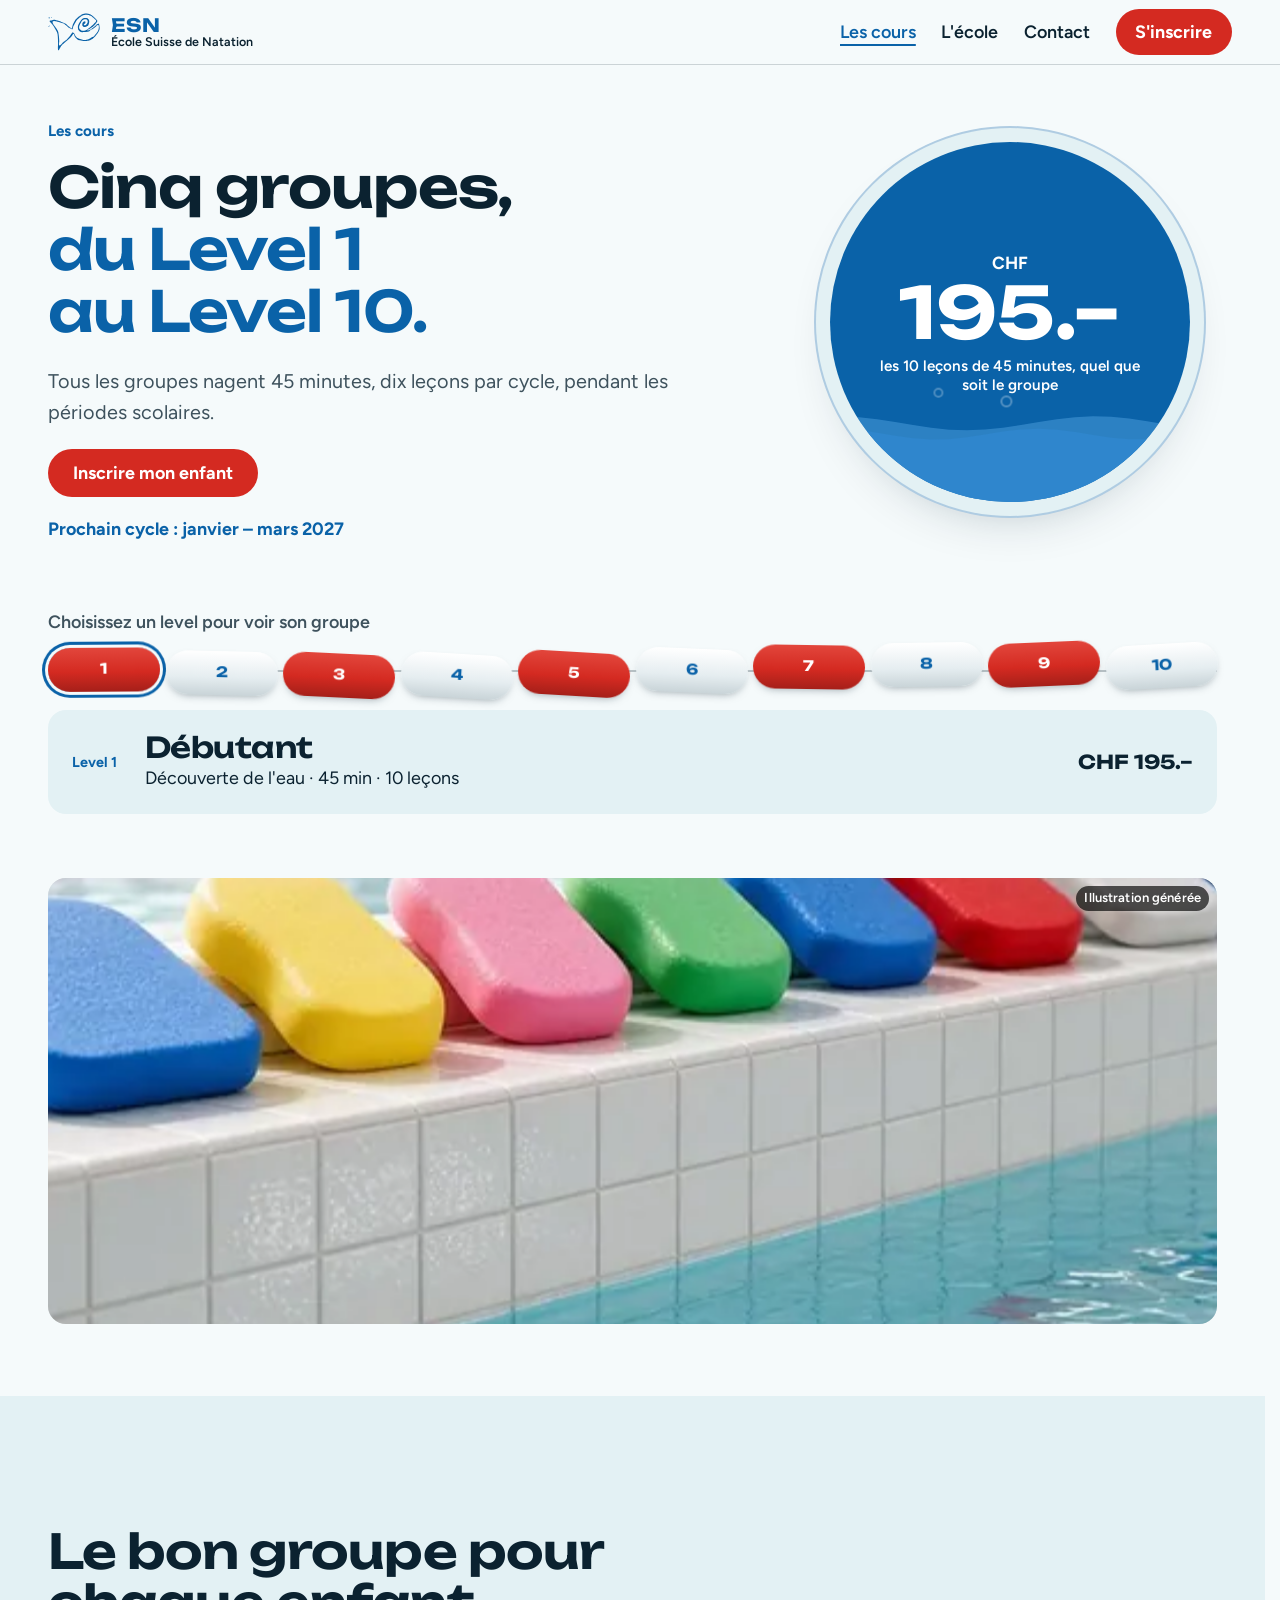
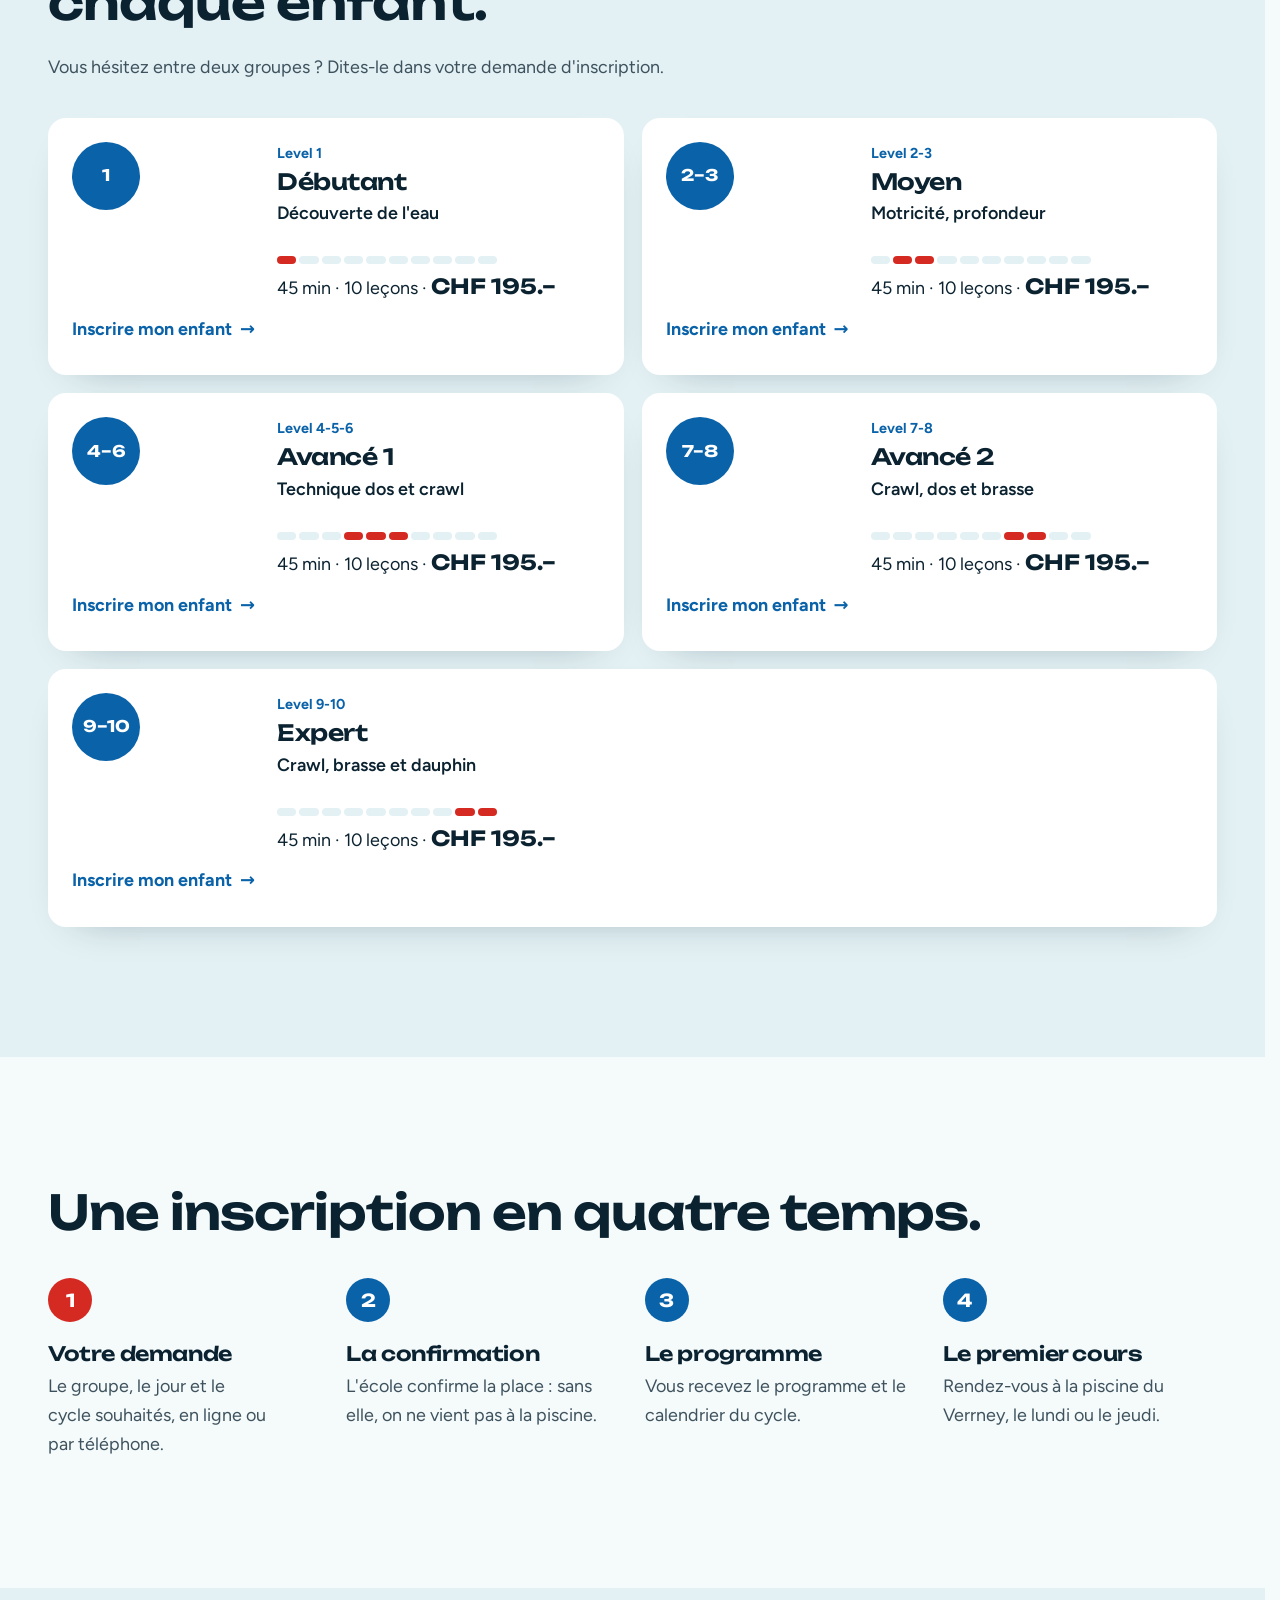
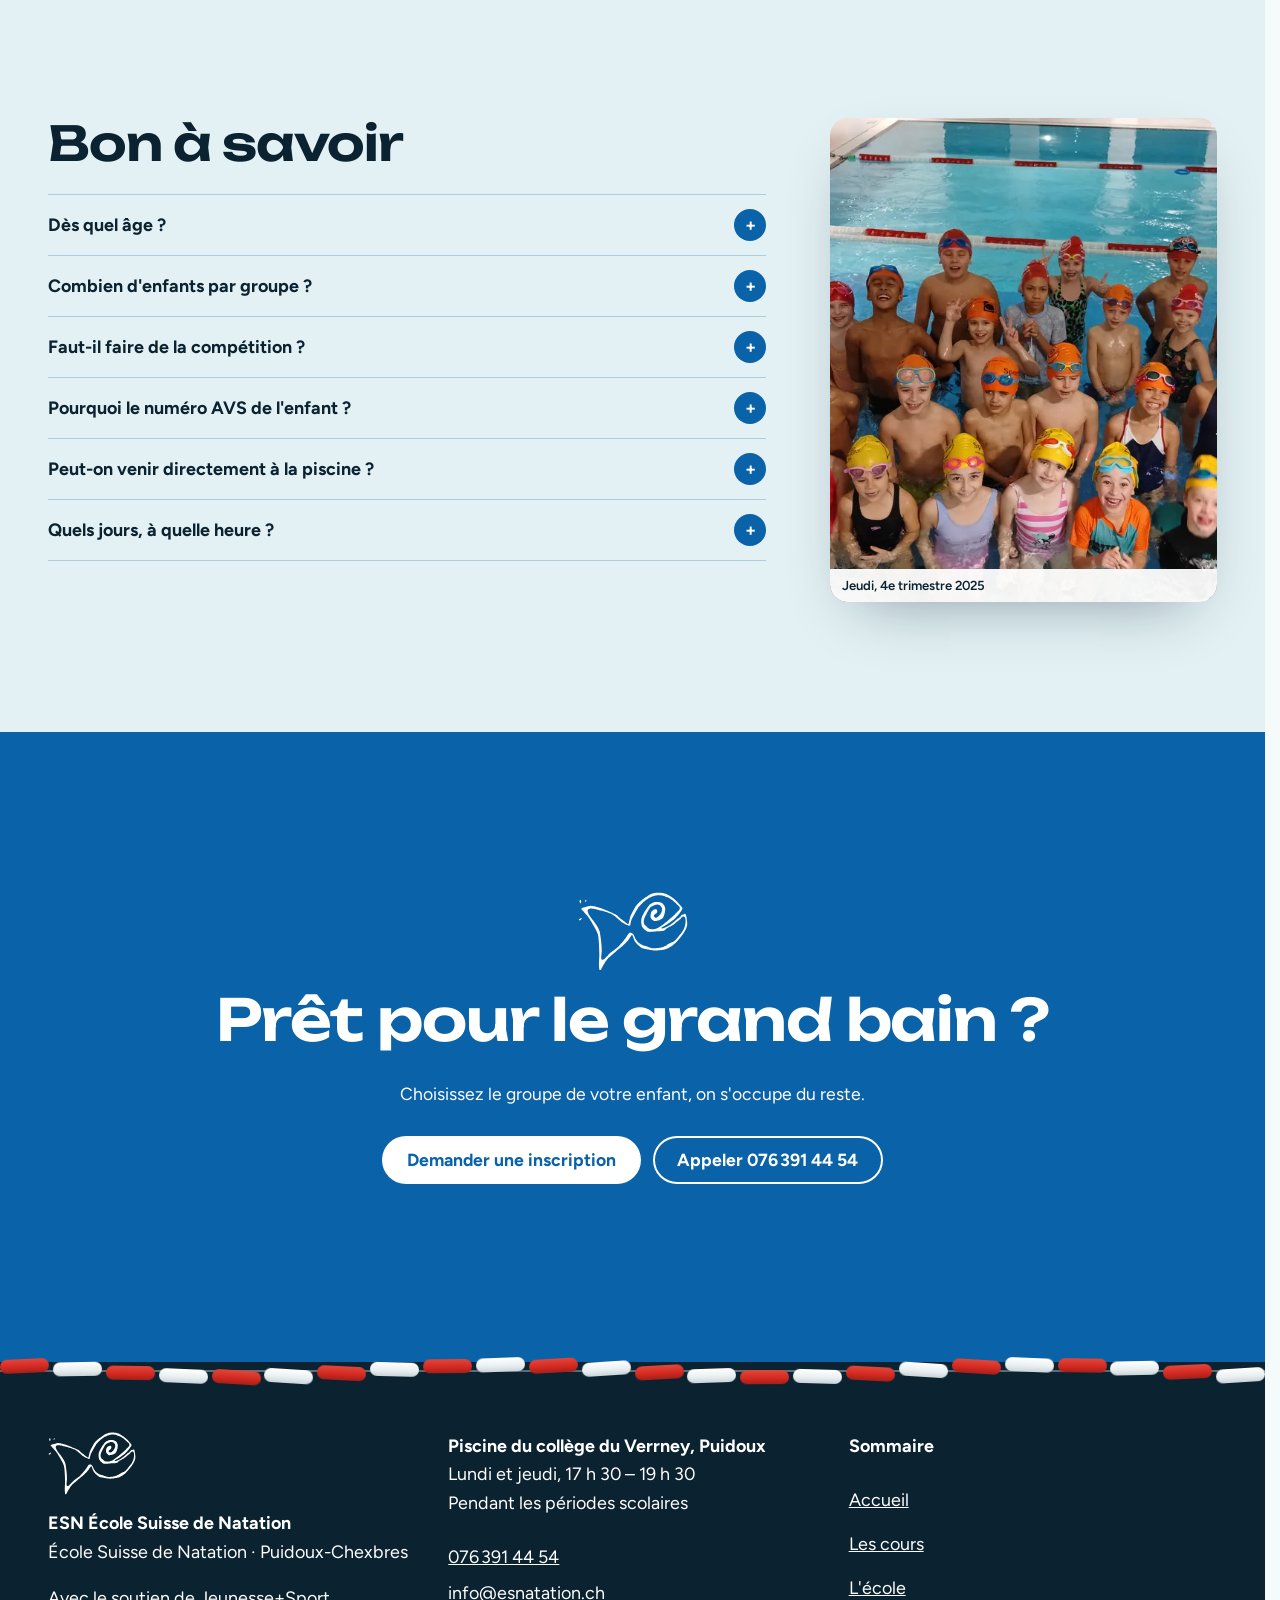
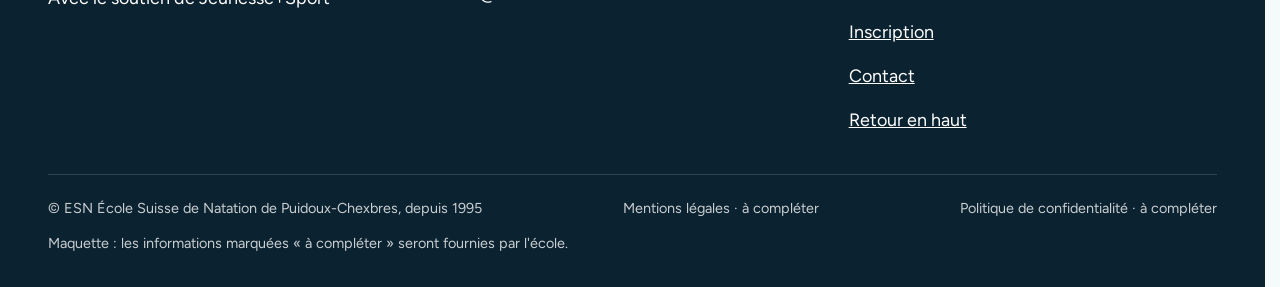
<file: cours.html>
<!doctype html>
<html lang="fr" data-v="2" data-curseur>
<head>
<meta charset="utf-8">
<meta name="viewport" content="width=device-width, initial-scale=1, viewport-fit=cover">
<title>Les cours : cinq groupes, du Level 1 au Level 10 · ESN Puidoux-Chexbres</title>
<meta name="description" content="Débutant, Moyen, Avancé 1, Avancé 2, Expert : 45 minutes, 10 leçons, CHF 195.– par cycle. Lundi et jeudi à la piscine du Verrney.">
<meta name="robots" content="noindex, nofollow">
<link rel="canonical" href="https://esnatation-maquette.vercel.app/cours">
<style>:root{--fond:#F5FAFB;--texte:#0B2230;--voile-fond:#0A62A8;--ouverture-fond:#0A62A8;--menu-fond:#F5FAFB}:root { --entete-h: 72px; --barres-h: 0px; } html { background: var(--fond); color: var(--texte); scrollbar-gutter: stable; } body { margin: 0; background: var(--fond); } html.js:not(.secours):not([data-arrivee="retour"]) [data-anime] { opacity: 0; } html.js:not(.secours):not([data-arrivee="retour"]) [data-anime].vu { opacity: 1; } [data-voile] { position: fixed; inset: 0; z-index: 900; background: var(--voile-fond); transform: translateY(100%); visibility: hidden; pointer-events: none; } html[data-arrivee="voile"]:not(.voile-leve):not(.secours) [data-voile] { transform: none; visibility: visible; } html.secours [data-voile] { visibility: hidden !important; } .ouverture-panneau { position: fixed; inset: 0; z-index: 850; display: none; place-content: center; justify-items: center; background: var(--ouverture-fond, var(--voile-fond)); color: var(--fond); text-align: center; } html.js[data-arrivee="intro"]:not(.secours):not(.intro-finie) .ouverture-panneau { display: grid; } html.defilement-bloque, html.defilement-bloque body, html.js[data-arrivee="intro"]:not(.secours):not(.intro-finie), html.js[data-arrivee="intro"]:not(.secours):not(.intro-finie) body, html[data-arrivee="voile"]:not(.voile-leve):not(.secours), html[data-arrivee="voile"]:not(.voile-leve):not(.secours) body { overflow: hidden; } html.js[data-arrivee="intro"]:not(.secours):not(.intro-finie) { background-color: var(--ouverture-fond, var(--voile-fond)); } html[data-arrivee="voile"]:not(.voile-leve):not(.secours) { background-color: var(--voile-fond); }</style>
<script>(function () {
var d = document.documentElement, ss = null, ls = null;
try { ss = window.sessionStorage; ls = window.localStorage; } catch (e) {}
d.classList.add('js');
var nav = performance.getEntriesByType ? performance.getEntriesByType('navigation')[0] : null;
var type = nav ? nav.type : 'navigate';
var depart = null;
try { depart = JSON.parse(ss.getItem('socle:depart') || 'null'); ss.removeItem('socle:depart'); } catch (e) {}
if (depart && !(Date.now() - depart.t < 15000)) depart = null;
var mode = type === 'back_forward' ? 'retour' : type === 'reload' ? 'intro' : depart ? 'voile' : 'intro';
d.setAttribute('data-arrivee', mode);
if (mode === 'voile' && depart.couleur) d.style.setProperty('--voile-fond', depart.couleur);
if (type === 'reload' && 'scrollRestoration' in history) {
history.scrollRestoration = 'manual';
}
try {
var choisie = ls && ls.getItem('socle:langue');
var langue = (d.lang || '').slice(0, 2);
if (choisie && choisie !== langue && type === 'navigate' && !depart) {
var alt = document.querySelector('link[rel="alternate"][hreflang="' + choisie + '"]');
if (alt) location.replace(new URL(alt.href).pathname + location.search + location.hash);
}
} catch (e) {}
setTimeout(function () { if (!d.classList.contains('demarre')) d.classList.add('secours'); }, 2000);
})();</script>
<link rel="preload" href="/assets/fonts/unbounded.woff2" as="font" type="font/woff2" crossorigin>
<link rel="preload" href="/assets/fonts/figtree-400.woff2" as="font" type="font/woff2" crossorigin>
<link rel="stylesheet" href="/assets/css/socle.css?v=2">
<link rel="stylesheet" href="/assets/css/site.css?v=2">
<link rel="modulepreload" href="/assets/js/site.js?v=2">
<link rel="modulepreload" href="/assets/js/socle/index.js?v=2">
<script src="/assets/vendor/gsap.min.js" defer></script>
<script src="/assets/vendor/ScrollTrigger.min.js" defer></script>
<script src="/assets/vendor/SplitText.min.js" defer></script>
<script type="module" src="/assets/js/site.js?v=2"></script>
<meta name="theme-color" content="#F5FAFB">
<link rel="icon" href="/assets/images/favicon.svg" type="image/svg+xml">
<link rel="apple-touch-icon" href="/assets/images/apple-touch-icon.png">
<meta property="og:type" content="website">
<meta property="og:site_name" content="ESN École Suisse de Natation">
<meta property="og:locale" content="fr_FR">
<meta property="og:title" content="Les cours : cinq groupes, du Level 1 au Level 10 · ESN Puidoux-Chexbres">
<meta property="og:description" content="Débutant, Moyen, Avancé 1, Avancé 2, Expert : 45 minutes, 10 leçons, CHF 195.– par cycle. Lundi et jeudi à la piscine du Verrney.">
<meta property="og:url" content="https://esnatation-maquette.vercel.app/cours">
<meta property="og:image" content="https://esnatation-maquette.vercel.app/assets/partage/cours-fr.jpg">
<meta property="og:image:width" content="1200">
<meta property="og:image:height" content="630">
<meta property="og:image:alt" content="Les cours de l&#39;ESN : planches de natation au bord du bassin">
<meta name="twitter:card" content="summary_large_image">
<script type="application/ld+json">{"@context":"https://schema.org","@type":"SportsActivityLocation","name":"ESN École Suisse de Natation de Puidoux-Chexbres","url":"https://esnatation-maquette.vercel.app/","telephone":"+41763914454","email":"info@esnatation.ch","foundingDate":"1995","address":{"@type":"PostalAddress","addressLocality":"Puidoux","addressRegion":"VD","addressCountry":"CH"},"description":"Cours de natation en groupe pour enfants dès 4 ans révolus, 12 enfants au maximum, à la piscine du collège du Verrney à Puidoux. Cycles de 10 leçons de 45 minutes pendant les périodes scolaires, avec le soutien de Jeunesse+Sport."}</script>
</head>
<body id="haut">
<div data-voile data-forme="iris" aria-hidden="true"><span class="voile-anneau"></span><span class="voile-anneau voile-anneau--2"></span><div class="voile-contenu"><img src="/assets/images/logo-clair.svg" alt="" width="84" height="61"><span data-voile-libelle>Les cours</span></div></div>
<div class="ouverture-panneau" data-ouverture aria-hidden="true">
  <div class="ouverture-poisson" data-ouverture-objet>
    <svg viewBox="0 0 898 649" aria-hidden="true"><path class="poisson-trait" fill-rule="evenodd" d="M29 212C28 212 26 214 24 215C22 216 21 216 19 217C17 218 16 219 14 220C12 221 10 222 9 224C8 226 7 228 7 229C7 230 9 232 10 233C11 234 13 233 15 233C17 233 18 232 20 231C22 230 24 228 25 227C26 226 27 224 28 222C29 220 30 219 30 217C30 215 30 213 30 212C30 211 30 212 29 212Z M18 65C16 66 15 68 14 70C13 72 13 73 13 75C13 77 13 78 13 80C13 82 13 83 14 85C15 87 16 88 17 90C18 92 20 95 21 95C22 95 22 92 22 91C22 90 24 88 24 86C24 84 25 83 25 81C25 79 26 78 26 76C26 74 26 73 25 71C24 69 24 67 23 66C22 65 20 64 18 65Z M64 64C63 64 62 66 61 67C60 68 60 69 59 70C58 71 58 72 58 73C58 74 57 75 57 76C57 77 56 78 56 79C56 80 56 81 57 81C58 81 59 80 60 80C61 80 62 79 63 78C64 77 65 77 66 76C67 75 67 74 67 73C67 72 68 71 68 70C68 69 68 68 68 67C68 66 68 64 67 64C66 64 65 64 64 64Z M644 6C642 6 639 7 637 7C635 7 632 8 630 8C628 8 625 8 623 9C621 10 618 10 616 11C614 12 611 11 609 12C607 13 604 14 602 15C600 16 597 16 595 17C593 18 590 20 588 21C586 22 583 23 581 24C579 25 576 27 574 29C572 31 569 32 567 34C565 36 562 38 560 39C558 40 555 42 553 43C551 44 548 46 546 48C544 50 541 51 539 53C537 55 534 56 532 58C530 60 527 61 525 63C523 65 520 67 518 69C516 71 513 73 511 75C509 77 506 79 504 81C502 83 499 86 497 88C495 90 493 92 491 94C489 96 486 99 484 101C482 103 480 106 478 108C476 110 474 113 472 115C470 117 469 120 468 122C467 124 465 127 464 129C463 131 461 134 460 136C459 138 457 141 456 143C455 145 453 148 452 150C451 152 450 155 449 157C448 159 446 162 445 164C444 166 442 169 441 171C440 173 439 176 438 178C437 180 435 183 434 185C433 187 432 190 431 192C430 194 429 197 428 199C427 201 427 204 426 206C425 208 425 211 424 213C423 215 422 218 422 220C422 222 422 225 421 227C420 229 420 232 419 234C418 236 418 239 417 241C416 243 416 246 416 248C416 250 415 253 414 255C413 257 414 261 412 262C410 263 407 263 405 262C403 261 400 259 398 257C396 255 393 254 391 252C389 250 386 248 384 246C382 244 379 243 377 241C375 239 372 238 370 236C368 234 365 232 363 230C361 228 358 227 356 225C354 223 351 222 349 220C347 218 344 217 342 215C340 213 337 210 335 208C333 206 330 203 328 201C326 199 323 196 321 194C319 192 316 190 314 188C312 186 309 185 307 184C305 183 302 182 300 181C298 180 295 179 293 178C291 177 288 175 286 174C284 173 281 172 279 171C277 170 274 169 272 168C270 167 267 166 265 165C263 164 260 163 258 162C256 161 253 160 251 159C249 158 246 157 244 156C242 155 239 154 237 153C235 152 232 151 230 150C228 149 225 148 223 147C221 146 218 145 216 144C214 143 211 142 209 141C207 140 204 140 202 139C200 138 197 137 195 136C193 135 190 135 188 134C186 133 183 133 181 132C179 131 176 131 174 130C172 129 169 129 167 128C165 127 162 127 160 126C158 125 155 125 153 124C151 123 148 123 146 122C144 121 141 121 139 120C137 119 134 118 132 118C130 118 127 118 125 117C123 116 120 116 118 115C116 114 113 114 111 114C109 114 106 113 104 113C102 113 99 114 97 114C95 114 92 115 90 116C88 117 85 117 83 118C81 119 78 119 76 120C74 121 71 121 69 122C67 123 64 124 62 124C60 124 57 124 55 125C53 126 50 126 48 127C46 128 43 127 41 128C39 129 36 130 34 131C32 132 28 134 27 136C26 138 28 141 30 143C32 145 34 148 36 150C38 152 40 155 42 157C44 159 46 162 48 164C50 166 52 169 54 171C56 173 58 176 60 178C62 180 65 183 67 185C69 187 71 190 73 192C75 194 77 197 79 199C81 201 82 204 84 206C86 208 87 211 89 213C91 215 92 218 94 220C96 222 97 225 98 227C99 229 100 232 102 234C104 236 106 239 107 241C108 243 110 246 111 248C112 250 114 253 115 255C116 257 118 260 119 262C120 264 122 267 123 269C124 271 126 274 127 276C128 278 130 281 131 283C132 285 134 288 135 290C136 292 138 295 139 297C140 299 142 302 143 304C144 306 145 309 146 311C147 313 149 316 150 318C151 320 152 323 153 325C154 327 155 330 156 332C157 334 158 337 159 339C160 341 160 344 161 346C162 348 162 351 163 353C164 355 164 358 164 360C164 362 166 365 166 367C166 369 167 372 167 374C167 376 167 379 167 381C167 383 168 386 168 388C168 390 169 393 169 395C169 397 169 400 169 402C169 404 170 407 170 409C170 411 170 414 170 416C170 418 171 421 171 423C171 425 171 428 171 430C171 432 171 435 171 437C171 439 172 442 172 444C172 446 172 449 172 451C172 453 172 456 172 458C172 460 173 463 173 465C173 467 173 470 173 472C173 474 173 477 173 479C173 481 173 484 173 486C173 488 173 491 173 493C173 495 174 498 174 500C174 502 174 505 174 507C174 509 174 512 174 514C174 516 174 519 174 521C174 523 174 526 174 528C174 530 173 533 173 535C173 537 173 540 173 542C173 544 173 547 173 549C173 551 172 554 172 556C172 558 172 561 172 563C172 565 172 568 172 570C172 572 171 575 171 577C171 579 171 582 171 584C171 586 171 589 171 591C171 593 171 596 171 598C171 600 171 603 171 605C171 607 172 610 172 612C172 614 172 617 172 619C172 621 173 624 173 626C173 628 174 631 174 633C174 635 175 639 176 640C177 641 180 642 182 641C184 640 188 639 189 637C190 635 190 632 191 630C192 628 194 625 195 623C196 621 198 618 199 616C200 614 201 611 202 609C203 607 205 604 206 602C207 600 208 597 210 595C212 593 214 590 215 588C216 586 218 583 219 581C220 579 222 576 223 574C224 572 226 569 228 567C230 565 231 562 233 560C235 558 236 555 238 553C240 551 242 548 244 546C246 544 249 541 251 539C253 537 256 535 258 533C260 531 263 529 265 527C267 525 270 523 272 521C274 519 277 517 279 515C281 513 284 511 286 509C288 507 291 505 293 503C295 501 298 499 300 497C302 495 305 492 307 490C309 488 312 486 314 484C316 482 319 480 321 478C323 476 326 475 328 473C330 471 333 469 335 467C337 465 340 464 342 462C344 460 347 458 349 456C351 454 354 452 356 450C358 448 361 445 363 443C365 441 368 439 370 437C372 435 375 432 377 430C379 428 382 425 384 423C386 421 389 418 391 416C393 414 395 411 397 409C399 407 402 404 404 402C406 400 408 397 410 395C412 393 414 390 415 388C416 386 418 383 419 381C420 379 422 376 424 374C426 372 427 369 429 367C431 365 432 362 434 360C436 358 439 353 441 353C443 353 445 357 446 359C447 361 448 364 449 366C450 368 450 371 451 373C452 375 453 378 454 380C455 382 455 385 456 387C457 389 458 392 459 394C460 396 461 399 462 401C463 403 464 406 466 408C468 410 469 413 471 415C473 417 475 420 477 422C479 424 481 427 483 429C485 431 488 433 490 435C492 437 495 440 497 442C499 444 502 446 504 448C506 450 509 451 511 453C513 455 516 456 518 458C520 460 523 462 525 463C527 464 530 464 532 465C534 466 537 466 539 467C541 468 544 468 546 468C548 468 551 468 553 469C555 470 558 470 560 471C562 472 565 472 567 472C569 472 572 473 574 473C576 473 579 474 581 474C583 474 586 476 588 476C590 476 593 477 595 477C597 477 600 478 602 478C604 478 607 479 609 479C611 479 614 480 616 480C618 480 621 480 623 480C625 480 628 481 630 481C632 481 635 481 637 481C639 481 642 481 644 481C646 481 649 480 651 480C653 480 656 479 658 479C660 479 663 478 665 478C667 478 670 478 672 478C674 478 677 477 679 477C681 477 684 476 686 476C688 476 691 475 693 475C695 475 698 474 700 474C702 474 705 473 707 472C709 471 712 471 714 470C716 469 719 469 721 468C723 467 726 466 728 465C730 464 733 463 735 462C737 461 740 459 742 458C744 457 747 455 749 454C751 453 754 451 756 450C758 449 761 448 763 446C765 444 768 443 770 441C772 439 775 438 777 436C779 434 782 432 784 430C786 428 789 426 791 424C793 422 796 419 798 417C800 415 802 412 804 410C806 408 809 405 811 403C813 401 815 398 817 396C819 394 821 391 823 389C825 387 827 384 829 382C831 380 832 377 834 375C836 373 838 370 840 368C842 366 843 363 845 361C847 359 849 356 851 354C853 352 854 349 856 347C858 345 858 342 860 340C862 338 864 335 865 333C866 331 868 328 869 326C870 324 872 321 873 319C874 317 876 314 877 312C878 310 879 307 880 305C881 303 882 300 883 298C884 296 885 293 886 291C887 289 887 286 888 284C889 282 890 279 890 277C890 275 891 272 891 270C891 268 891 265 891 263C891 261 892 258 892 256C892 254 891 251 891 249C891 247 891 244 891 242C891 240 890 237 890 235C890 233 889 230 889 228C889 226 888 223 888 221C888 219 887 216 887 214C887 212 886 209 886 207C886 205 884 202 884 200C884 198 884 195 883 193C882 191 882 188 881 186C880 184 878 181 876 180C874 179 871 180 869 181C867 182 864 184 862 185C860 186 857 186 855 186C853 186 850 186 848 187C846 188 844 190 842 192C840 194 840 197 838 199C836 201 835 204 833 206C831 208 828 210 826 211C824 212 821 214 819 215C817 216 814 218 812 220C810 222 808 224 806 226C804 228 801 230 799 232C797 234 794 236 792 238C790 240 787 242 785 244C783 246 780 248 778 250C776 252 773 254 771 256C769 258 766 259 764 261C762 263 759 264 757 266C755 268 752 269 750 271C748 273 745 274 743 276C741 278 738 279 736 280C734 281 731 283 729 284C727 285 724 286 722 287C720 288 717 289 715 290C713 291 710 292 708 293C706 294 703 294 701 295C699 296 696 297 694 298C692 299 689 299 687 299C685 299 681 299 680 298C679 297 681 293 683 291C685 289 688 288 690 287C692 286 695 284 697 283C699 282 702 280 704 279C706 278 709 276 711 275C713 274 716 272 718 271C720 270 723 268 725 266C727 264 730 264 732 262C734 260 737 258 739 257C741 256 744 254 746 253C748 252 751 250 753 248C755 246 758 245 760 243C762 241 765 240 767 238C769 236 772 234 774 232C776 230 779 229 781 227C783 225 786 223 788 221C790 219 793 216 795 214C797 212 799 209 801 207C803 205 806 202 808 200C810 198 812 195 814 193C816 191 818 188 820 186C822 184 823 181 825 179C827 177 829 174 831 172C833 170 834 167 836 165C838 163 840 160 841 158C842 156 844 153 845 151C846 149 848 146 849 144C850 142 852 139 852 137C852 135 853 132 852 130C851 128 848 125 846 123C844 121 843 118 841 116C839 114 837 111 835 109C833 107 831 104 829 102C827 100 825 97 823 95C821 93 819 90 817 88C815 86 812 83 810 81C808 79 805 76 803 74C801 72 798 70 796 68C794 66 791 64 789 62C787 60 784 58 782 56C780 54 777 52 775 50C773 48 770 47 768 45C766 43 763 42 761 40C759 38 756 36 754 35C752 34 749 32 747 31C745 30 742 27 740 26C738 25 735 24 733 23C731 22 728 20 726 19C724 18 721 17 719 16C717 15 714 15 712 14C710 13 707 13 705 12C703 11 700 10 698 10C696 10 693 9 691 9C689 9 686 8 684 8C682 8 679 7 677 7C675 7 672 6 670 6C668 6 665 6 663 6C661 6 658 6 656 6C654 6 651 6 649 6C647 6 646 6 644 6Z M652 27C654 27 657 26 659 26C661 26 664 26 666 26C668 26 671 27 673 27C675 27 678 28 680 28C682 28 685 28 687 29C689 30 692 30 694 31C696 32 699 32 701 33C703 34 706 34 708 35C710 36 713 37 715 38C717 39 720 40 722 41C724 42 727 43 729 44C731 45 734 45 736 46C738 47 741 49 743 50C745 51 748 52 750 53C752 54 755 56 757 58C759 60 762 61 764 63C766 65 769 66 771 68C773 70 776 72 778 74C780 76 783 78 785 80C787 82 790 85 792 87C794 89 797 91 799 93C801 95 804 98 806 100C808 102 811 104 813 106C815 108 818 110 820 112C822 114 824 117 826 119C828 121 829 124 830 126C831 128 831 131 831 133C831 135 831 138 830 140C829 142 828 145 826 147C824 149 822 152 820 154C818 156 815 159 813 161C811 163 808 166 806 168C804 170 801 173 799 175C797 177 795 180 793 182C791 184 789 187 787 189C785 191 782 193 780 195C778 197 775 200 773 202C771 204 768 206 766 208C764 210 761 212 759 214C757 216 754 218 752 220C750 222 747 224 745 226C743 228 740 230 738 232C736 234 733 236 731 238C729 240 726 242 724 244C722 246 719 247 717 249C715 251 712 253 710 255C708 257 705 258 703 260C701 262 698 264 696 266C694 268 691 269 689 271C687 273 684 274 682 276C680 278 677 279 675 281C673 283 670 284 668 286C666 288 663 289 661 290C659 291 656 293 654 294C652 295 649 296 647 297C645 298 642 299 640 300C638 301 635 301 633 302C631 303 628 304 626 304C624 304 621 305 619 305C617 305 614 306 612 306C610 306 607 305 605 305C603 305 600 305 598 305C596 305 593 304 591 304C589 304 586 303 584 302C582 301 579 300 577 299C575 298 572 296 570 294C568 292 565 289 563 287C561 285 558 282 556 280C554 278 551 277 549 275C547 273 544 270 543 268C542 266 541 263 540 261C539 259 538 256 538 254C538 252 537 249 537 247C537 245 537 242 537 240C537 238 537 235 537 233C537 231 538 228 539 226C540 224 540 221 541 219C542 217 542 214 543 212C544 210 546 207 547 205C548 203 549 200 550 198C551 196 552 193 553 191C554 189 556 186 557 184C558 182 560 179 561 177C562 175 563 172 564 170C565 168 567 165 568 163C569 161 571 158 572 156C573 154 574 151 575 149C576 147 578 144 579 142C580 140 582 137 584 135C586 133 588 130 590 128C592 126 595 124 597 122C599 120 602 119 604 118C606 117 609 115 611 114C613 113 616 111 618 110C620 109 623 109 625 108C627 107 630 106 632 105C634 104 637 104 639 104C641 104 644 103 646 103C648 103 651 104 653 104C655 104 658 104 660 105C662 106 665 107 667 109C669 111 672 113 674 115C676 117 678 120 680 122C682 124 683 127 684 129C685 131 685 134 685 136C685 138 686 141 686 143C686 145 685 148 685 150C685 152 684 155 684 157C684 159 683 162 682 164C681 166 680 169 679 171C678 173 676 176 675 178C674 180 672 183 670 185C668 187 667 190 665 192C663 194 660 197 658 199C656 201 653 203 651 205C649 207 646 208 644 209C642 210 639 211 637 211C635 211 632 210 630 209C628 208 625 207 623 205C621 203 619 200 619 198C619 196 620 193 621 191C622 189 625 187 627 185C629 183 632 181 634 179C636 177 639 176 641 174C643 172 644 169 645 167C646 165 647 162 647 160C647 158 646 155 646 153C646 151 645 148 644 146C643 144 640 142 638 141C636 140 633 142 631 142C629 142 626 143 624 144C622 145 619 145 617 146C615 147 612 149 610 151C608 153 606 155 604 157C602 159 600 162 599 164C598 166 597 169 596 171C595 173 594 176 594 178C594 180 593 183 593 185C593 187 592 190 592 192C592 194 592 197 592 199C592 201 592 204 592 206C592 208 594 211 595 213C596 215 597 218 599 220C601 222 603 225 605 227C607 229 609 231 611 233C613 235 616 236 618 237C620 238 623 239 625 239C627 239 630 239 632 239C634 239 637 238 639 238C641 238 644 238 646 237C648 236 651 236 653 235C655 234 658 233 660 232C662 231 665 230 667 229C669 228 672 227 674 226C676 225 679 223 681 222C683 221 686 220 688 218C690 216 692 213 694 211C696 209 696 206 697 204C698 202 700 199 701 197C702 195 702 192 703 190C704 188 704 185 705 183C706 181 706 178 707 176C708 174 708 171 709 169C710 167 710 164 710 162C710 160 711 157 711 155C711 153 712 150 712 148C712 146 712 143 712 141C712 139 712 136 712 134C712 132 711 129 710 127C709 125 709 122 708 120C707 118 706 115 705 113C704 111 703 108 701 106C699 104 696 101 694 99C692 97 689 95 687 93C685 91 682 90 680 89C678 88 675 87 673 86C671 85 668 85 666 84C664 83 661 82 659 82C657 82 654 82 652 82C650 82 647 82 645 82C643 82 640 82 638 82C636 82 633 83 631 83C629 83 626 84 624 84C622 84 619 85 617 86C615 87 612 88 610 89C608 90 605 91 603 92C601 93 598 94 596 96C594 98 591 99 589 101C587 103 584 105 582 107C580 109 578 112 576 114C574 116 573 119 571 121C569 123 568 126 566 128C564 130 563 133 561 135C559 137 558 140 556 142C554 144 554 147 552 149C550 151 548 154 547 156C546 158 544 161 543 163C542 165 540 168 539 170C538 172 536 175 535 177C534 179 533 182 532 184C531 186 529 189 528 191C527 193 526 196 525 198C524 200 523 203 522 205C521 207 521 210 520 212C519 214 518 217 518 219C518 221 517 224 517 226C517 228 516 231 516 233C516 235 516 238 516 240C516 242 516 245 516 247C516 249 517 252 517 254C517 256 518 259 518 261C518 263 519 266 519 268C519 270 520 273 520 275C520 277 521 280 522 282C523 284 524 287 526 289C528 291 529 294 531 296C533 298 536 301 538 303C540 305 543 308 545 310C547 312 550 314 552 316C554 318 557 320 559 321C561 322 564 323 566 324C568 325 571 326 573 326C575 326 578 327 580 327C582 327 585 328 587 328C589 328 592 327 594 327C596 327 599 327 601 327C603 327 606 326 608 326C610 326 613 326 615 326C617 326 620 325 622 325C624 325 627 324 629 324C631 324 634 324 636 324C638 324 641 323 643 323C645 323 648 323 650 323C652 323 655 323 657 323C659 323 662 323 664 323C666 323 669 322 671 322C673 322 676 322 678 322C680 322 683 321 685 321C687 321 690 320 692 320C694 320 697 319 699 318C701 317 704 317 706 316C708 315 711 313 713 311C715 309 717 306 719 304C721 302 724 300 726 298C728 296 731 295 733 294C735 293 738 291 740 290C742 289 745 287 747 286C749 285 752 284 754 283C756 282 759 280 761 279C763 278 766 276 768 275C770 274 773 272 775 271C777 270 780 268 782 266C784 264 787 262 789 260C791 258 794 257 796 255C798 253 801 251 803 249C805 247 808 245 810 243C812 241 815 240 817 238C819 236 822 234 824 232C826 230 829 228 831 226C833 224 836 221 838 219C840 217 842 214 844 212C846 210 849 208 851 206C853 204 856 203 858 202C860 201 863 201 865 202C867 203 870 205 872 207C874 209 874 212 875 214C876 216 876 219 877 221C878 223 878 226 878 228C878 230 878 233 878 235C878 237 878 240 878 242C878 244 878 247 878 249C878 251 877 254 877 256C877 258 876 261 876 263C876 265 876 268 875 270C874 272 874 275 873 277C872 279 872 282 871 284C870 286 870 289 869 291C868 293 867 296 866 298C865 300 864 303 863 305C862 307 860 310 859 312C858 314 857 317 856 319C855 321 853 324 851 326C849 328 848 331 846 333C844 335 843 338 841 340C839 342 837 345 835 347C833 349 831 352 829 354C827 356 826 359 824 361C822 363 820 366 818 368C816 370 814 373 812 375C810 377 809 380 807 382C805 384 803 387 801 389C799 391 796 394 794 396C792 398 789 400 787 402C785 404 782 406 780 407C778 408 775 410 773 411C771 412 768 412 766 413C764 414 761 416 759 417C757 418 754 419 752 420C750 421 747 423 745 424C743 425 740 427 738 428C736 429 733 430 731 432C729 434 726 436 724 437C722 438 719 440 717 441C715 442 712 443 710 444C708 445 705 447 703 448C701 449 698 450 696 451C694 452 691 452 689 453C687 454 684 454 682 455C680 456 677 456 675 457C673 458 670 458 668 458C666 458 663 460 661 460C659 460 656 461 654 461C652 461 649 461 647 461C645 461 642 462 640 462C638 462 635 463 633 463C631 463 628 463 626 463C624 463 621 463 619 463C617 463 614 463 612 463C610 463 607 462 605 462C603 462 600 461 598 460C596 459 593 458 591 457C589 456 586 456 584 455C582 454 579 454 577 453C575 452 572 451 570 450C568 449 565 449 563 448C561 447 558 447 556 446C554 445 551 445 549 444C547 443 544 443 542 442C540 441 537 440 535 439C533 438 530 438 528 437C526 436 523 435 521 434C519 433 516 431 514 430C512 429 509 428 507 426C505 424 502 423 500 421C498 419 495 417 493 415C491 413 488 410 486 408C484 406 483 403 481 401C479 399 477 396 475 394C473 392 472 389 471 387C470 385 468 382 467 380C466 378 465 375 464 373C463 371 462 368 461 366C460 364 459 361 458 359C457 357 456 354 454 352C452 350 451 347 449 345C447 343 444 340 442 338C440 336 437 337 435 336C433 335 430 334 428 334C426 334 423 334 421 335C419 336 416 338 414 340C412 342 410 345 409 347C408 349 406 352 405 354C404 356 402 359 400 361C398 363 396 366 395 368C394 370 392 373 391 375C390 377 388 380 386 382C384 384 383 387 381 389C379 391 377 394 375 396C373 398 372 401 370 403C368 405 366 408 364 410C362 412 360 415 358 417C356 419 354 422 352 424C350 426 347 429 345 431C343 433 341 436 339 438C337 440 334 443 332 445C330 447 328 450 326 452C324 454 321 456 319 458C317 460 314 462 312 464C310 466 307 467 305 469C303 471 300 472 298 474C296 476 293 478 291 480C289 482 286 483 284 485C282 487 279 488 277 490C275 492 272 493 270 495C268 497 265 499 263 501C261 503 258 505 256 507C254 509 251 512 249 514C247 516 245 519 243 521C241 523 239 526 237 528C235 530 233 532 231 534C229 536 226 539 224 541C222 543 219 546 217 548C215 550 212 552 210 553C208 554 205 556 203 556C201 556 198 557 196 556C194 555 192 552 191 550C190 548 190 545 190 543C190 541 189 538 189 536C189 534 190 531 190 529C190 527 190 524 190 522C190 520 191 517 191 515C191 513 192 510 192 508C192 506 192 503 192 501C192 499 193 496 193 494C193 492 194 489 194 487C194 485 194 482 194 480C194 478 193 475 193 473C193 471 193 468 193 466C193 464 193 461 193 459C193 457 193 454 193 452C193 450 192 447 192 445C192 443 192 440 192 438C192 436 191 433 191 431C191 429 191 426 191 424C191 422 190 419 190 417C190 415 189 412 189 410C189 408 189 405 189 403C189 401 188 398 188 396C188 394 187 391 187 389C187 387 186 384 186 382C186 380 185 377 185 375C185 373 184 370 184 368C184 366 183 363 183 361C183 359 182 356 182 354C182 352 181 349 181 347C181 345 180 342 180 340C180 338 180 335 179 333C178 331 178 328 177 326C176 324 176 321 175 319C174 317 173 314 172 312C171 310 170 307 169 305C168 303 167 300 166 298C165 296 163 293 162 291C161 289 159 286 158 284C157 282 156 279 154 277C152 275 150 272 149 270C148 268 146 265 145 263C144 261 142 258 140 256C138 254 137 251 135 249C133 247 132 244 130 242C128 240 127 237 125 235C123 233 121 230 119 228C117 226 116 223 114 221C112 219 110 216 108 214C106 212 105 209 103 207C101 205 100 202 98 200C96 198 95 195 94 193C93 191 91 188 90 186C89 184 87 181 86 179C85 177 84 174 83 172C82 170 82 167 81 165C80 163 79 160 79 158C79 156 78 153 79 151C80 149 80 146 82 144C84 142 87 140 89 139C91 138 94 138 96 137C98 136 101 136 103 136C105 136 108 136 110 136C112 136 115 137 117 137C119 137 122 138 124 138C126 138 129 139 131 139C133 139 136 140 138 140C140 140 143 141 145 142C147 143 150 143 152 144C154 145 157 146 159 146C161 146 164 146 166 147C168 148 171 148 173 149C175 150 178 150 180 151C182 152 185 152 187 153C189 154 192 154 194 155C196 156 199 156 201 157C203 158 206 158 208 159C210 160 213 160 215 161C217 162 220 162 222 163C224 164 227 164 229 165C231 166 234 166 236 167C238 168 241 168 243 169C245 170 248 171 250 172C252 173 255 173 257 174C259 175 262 176 264 177C266 178 269 178 271 179C273 180 276 182 278 183C280 184 283 186 285 188C287 190 290 191 292 193C294 195 297 196 299 198C301 200 304 202 306 204C308 206 311 208 313 210C315 212 318 214 320 216C322 218 325 220 327 222C329 224 332 226 334 228C336 230 339 232 341 234C343 236 346 239 348 241C350 243 353 244 355 246C357 248 360 250 362 251C364 252 367 254 369 255C371 256 374 258 376 259C378 260 381 261 383 262C385 263 388 265 390 266C392 267 395 268 397 269C399 270 402 272 404 273C406 274 409 274 411 275C413 276 416 277 418 277C420 277 424 277 425 276C426 275 426 271 427 269C428 267 428 264 428 262C428 260 430 257 430 255C430 253 430 250 431 248C432 246 432 243 433 241C434 239 434 236 435 234C436 232 436 229 437 227C438 225 439 222 440 220C441 218 443 215 444 213C445 211 447 208 448 206C449 204 451 201 452 199C453 197 454 194 455 192C456 190 458 187 459 185C460 183 462 180 463 178C464 176 466 173 467 171C468 169 470 166 471 164C472 162 473 159 474 157C475 155 478 152 479 150C480 148 482 145 483 143C484 141 486 138 487 136C488 134 490 131 491 129C492 127 494 124 496 122C498 120 500 117 502 115C504 113 507 110 509 108C511 106 514 103 516 101C518 99 521 96 523 94C525 92 528 89 530 87C532 85 535 83 537 81C539 79 542 77 544 75C546 73 549 72 551 70C553 68 556 66 558 64C560 62 563 60 565 59C567 58 570 56 572 55C574 54 577 52 579 50C581 48 584 47 586 46C588 45 591 44 593 43C595 42 598 41 600 40C602 39 605 38 607 37C609 36 612 36 614 35C616 34 619 34 621 33C623 32 626 32 628 31C630 30 633 30 635 29C637 28 640 28 642 28C644 28 647 27 649 27C651 27 650 27 652 27Z"/></svg>
    <span class="ouverture-rond"></span><span class="ouverture-rond ouverture-rond--2"></span><span class="ouverture-rond ouverture-rond--3"></span>
    <span class="ouverture-goutte"></span><span class="ouverture-goutte ouverture-goutte--2"></span>
  </div>
  <p class="ouverture-nom">ESN</p>
  <p class="ouverture-ligne">École Suisse de Natation · Puidoux-Chexbres</p>
</div>
<a class="evitement" href="#contenu">Aller au contenu</a>
<header data-entete>
  <div class="entete-rangee">
    <a class="entete-logo" href="/" data-libelle="Accueil" aria-label="ESN École Suisse de Natation, accueil">
      <img src="/assets/images/logo.svg" alt="" width="52" height="38"><span class="marque"><b>ESN</b><small>École Suisse de Natation</small></span>
    </a>
    <nav data-nav aria-label="Navigation principale">
      <ul><li><a href="/cours" data-libelle="Les cours" aria-current="page">Les cours</a></li><li><a href="/ecole" data-libelle="L&#39;école">L&#39;école</a></li><li><a href="/contact" data-libelle="Contact">Contact</a></li></ul>
    </nav>
    <div class="entete-actions">
      <a class="bouton" href="/inscription" data-libelle="Inscription">S&#39;inscrire</a>
      <button type="button" data-menu-bouton aria-controls="menu" aria-expanded="false" data-libelle-ouvrir="Menu" data-libelle-fermer="Fermer"><span data-libelle-bouton>Menu</span></button>
      <a class="menu-sansjs" href="#menu" data-menu-lien>Menu</a>
    </div>
  </div>
</header>
<script>/* Avant le premier affichage : rangées de la navigation (même règle que ajusterNav dans assets/js/socle/entete.js)
   et hauteur réelle de l'en-tête, pour que rien ne saute quand le JavaScript du site prend la main. */
(function () {
  var h = document.documentElement, u = document.querySelector('[data-nav] ul'), e = document.querySelector('[data-entete]');
  if (u) {
    var deborde = function () { return u.scrollWidth > u.clientWidth + 1; }, c = deborde();
    if (c && window.matchMedia('(min-width: 900px)').matches) {
      h.classList.add('nav-deux-rangees'); c = deborde();
      if (c) { h.classList.add('nav-deux-lignes'); var a = u.querySelector('a'); c = !a || u.getBoundingClientRect().height > a.getBoundingClientRect().height * 2.5; }
      if (c) h.classList.remove('nav-deux-rangees', 'nav-deux-lignes');
    }
    if (c) h.classList.add('nav-compacte');
  }
  if (e) h.style.setProperty('--entete-h', Math.round(e.getBoundingClientRect().height) + 'px');
})();</script>
<span id="menu-ferme" aria-hidden="true"></span>
<div id="menu" data-menu role="dialog" aria-modal="true" aria-label="Menu">
  <p class="menu-sansjs-fermer"><a href="#menu-ferme">Fermer</a></p>
  <ul><li style="--i:0"><a href="/" class="menu-lien" data-libelle="Accueil">Accueil</a></li><li style="--i:1"><a href="/cours" class="menu-lien" data-libelle="Les cours" aria-current="page">Les cours</a></li><li style="--i:2"><a href="/ecole" class="menu-lien" data-libelle="L&#39;école">L&#39;école</a></li><li style="--i:3"><a href="/inscription" class="menu-lien" data-libelle="Inscription">Inscription</a></li><li style="--i:4"><a href="/contact" class="menu-lien" data-libelle="Contact">Contact</a></li></ul>
  <p><a class="bouton" href="tel:+41763914454">Appeler 076 391 44 54</a></p>
</div>
<main id="contenu" tabindex="-1">
<section class="cours-tete" id="debut">
  <div class="conteneur cours-tete-grille">
    <div>
      <p class="surtitre masque-ecran-tres-bas" data-anime="gsap">Les cours</p>
      <h1 class="titre-page" data-anime="gsap"><span class="ligne-masque"><span class="titre-ligne">Cinq groupes,</span></span><span class="ligne-masque"><span class="titre-ligne titre-ligne--bleu">du Level 1 au Level 10.</span></span></h1>
      <p class="intro masque-ecran-tres-bas" data-anime="gsap">Tous les groupes nagent 45 minutes, dix leçons par cycle, pendant les périodes scolaires.</p>
      <p class="hero-actions" data-anime="gsap"><a href="/inscription" class="bouton" data-libelle="Inscription" data-action-principale data-survol="magnetique">Inscrire mon enfant</a></p>
      <p class="hero-info masque-ecran-bas" data-anime="gsap"><span data-prochain data-modele="Prochain cycle : {prochain}">Prochain cycle : janvier – mars 2027</span></p>
    </div>
    <p class="prix-geant" data-iris-centre="disque" data-info-cle data-prix><svg class="hublot-eau" data-hublot data-effet="hublot" viewBox="0 0 400 140" preserveAspectRatio="none" aria-hidden="true"><path class="vague vague--1" d="M0 40 V140 H400 V40 Z"/><path class="vague vague--2" d="M0 50 V140 H400 V50 Z"/></svg><span class="bulle" aria-hidden="true"></span><span class="bulle bulle--2" aria-hidden="true"></span><span class="bulle bulle--3" aria-hidden="true"></span><span class="prix-devise">CHF</span><strong>195.–</strong><span>les 10 leçons de 45 minutes, quel que soit le groupe</span></p>
  </div>
  <div class="conteneur selecteur" data-selecteur id="levels">
    <p class="selecteur-aide selecteur-aide--toucher">Touchez un level pour voir son groupe</p>
    <p class="selecteur-aide selecteur-aide--souris">Choisissez un level pour voir son groupe</p>
    <div class="selecteur-flotteurs" data-ligne-eau data-effet="ligne-d-eau"><button type="button" data-level="1" data-groupe="debutant" aria-pressed="true" aria-label="Level 1">1</button><button type="button" data-level="2" data-groupe="moyen" aria-pressed="false" aria-label="Level 2">2</button><button type="button" data-level="3" data-groupe="moyen" aria-pressed="false" aria-label="Level 3">3</button><button type="button" data-level="4" data-groupe="avance-1" aria-pressed="false" aria-label="Level 4">4</button><button type="button" data-level="5" data-groupe="avance-1" aria-pressed="false" aria-label="Level 5">5</button><button type="button" data-level="6" data-groupe="avance-1" aria-pressed="false" aria-label="Level 6">6</button><button type="button" data-level="7" data-groupe="avance-2" aria-pressed="false" aria-label="Level 7">7</button><button type="button" data-level="8" data-groupe="avance-2" aria-pressed="false" aria-label="Level 8">8</button><button type="button" data-level="9" data-groupe="expert" aria-pressed="false" aria-label="Level 9">9</button><button type="button" data-level="10" data-groupe="expert" aria-pressed="false" aria-label="Level 10">10</button></div>
    <div aria-live="polite"><div class="selecteur-panneau" data-panneau="debutant">
      <p class="groupe-levels">Level 1</p>
      <div><h2>Débutant</h2><p>Découverte de l&#39;eau · 45 min · 10 leçons</p></div>
      <p data-prix>CHF 195.–</p>
    </div><div class="selecteur-panneau" data-panneau="moyen" hidden>
      <p class="groupe-levels">Level 2-3</p>
      <div><h2>Moyen</h2><p>Motricité, profondeur · 45 min · 10 leçons</p></div>
      <p data-prix>CHF 195.–</p>
    </div><div class="selecteur-panneau" data-panneau="avance-1" hidden>
      <p class="groupe-levels">Level 4-5-6</p>
      <div><h2>Avancé 1</h2><p>Technique dos et crawl · 45 min · 10 leçons</p></div>
      <p data-prix>CHF 195.–</p>
    </div><div class="selecteur-panneau" data-panneau="avance-2" hidden>
      <p class="groupe-levels">Level 7-8</p>
      <div><h2>Avancé 2</h2><p>Crawl, dos et brasse · 45 min · 10 leçons</p></div>
      <p data-prix>CHF 195.–</p>
    </div><div class="selecteur-panneau" data-panneau="expert" hidden>
      <p class="groupe-levels">Level 9-10</p>
      <div><h2>Expert</h2><p>Crawl, brasse et dauphin · 45 min · 10 leçons</p></div>
      <p data-prix>CHF 195.–</p>
    </div></div>
  </div>
  <div class="conteneur"><figure class="media cours-bandeau" data-grok data-fx="parallaxe" data-fx-force="12" style="--cadrage:45% 55%;--cadrage-mobile:50% 60%">
  <picture><source media="(max-width: 760px) and (orientation: portrait)" srcset="/assets/images/cours-planches-mobile-640.webp 640w, /assets/images/cours-planches-mobile-1080.webp 1080w" sizes="(max-width: 760px) 92vw, 1240px">
    <img src="/assets/images/cours-planches-1280.webp" srcset="/assets/images/cours-planches-640.webp 640w, /assets/images/cours-planches-1280.webp 1280w, /assets/images/cours-planches-1920.webp 1920w" sizes="(max-width: 760px) 92vw, 1240px" alt="Planches de natation colorées alignées au bord du bassin" width="1280" height="549" loading="lazy" decoding="async">
  </picture><figcaption class="mention-ia">Illustration générée</figcaption>
</figure></div>
</section>
<section class="fiches" id="groupes">
  <div class="conteneur">
    <div class="fiches-tete">
      <h2 data-anime="lignes">Le bon groupe pour chaque enfant.</h2>
      <p data-anime>Vous hésitez entre deux groupes ? Dites-le dans votre demande d&#39;inscription.</p>
    </div>
    <ul class="fiches-liste"><li id="debutant">
      <article class="fiche" data-anime style="--delai:0s">
        <span class="fiche-num" aria-hidden="true">1</span>
        <p class="groupe-levels">Level 1</p>
        <h3>Débutant</h3>
        <p class="groupe-contenu">Découverte de l&#39;eau</p>
        <span class="jauge jauge--claire" aria-hidden="true"><i class="on"></i><i></i><i></i><i></i><i></i><i></i><i></i><i></i><i></i><i></i></span>
        <p>45 min · 10 leçons · <span class="groupe-prix" data-prix>CHF 195.–</span></p>
        <a href="/inscription?groupe=debutant" class="lien-fleche" data-libelle="Inscription">Inscrire mon enfant</a>
      </article>
    </li><li id="moyen">
      <article class="fiche" data-anime style="--delai:0.08s">
        <span class="fiche-num" aria-hidden="true">2–3</span>
        <p class="groupe-levels">Level 2-3</p>
        <h3>Moyen</h3>
        <p class="groupe-contenu">Motricité, profondeur</p>
        <span class="jauge jauge--claire" aria-hidden="true"><i></i><i class="on"></i><i class="on"></i><i></i><i></i><i></i><i></i><i></i><i></i><i></i></span>
        <p>45 min · 10 leçons · <span class="groupe-prix" data-prix>CHF 195.–</span></p>
        <a href="/inscription?groupe=moyen" class="lien-fleche" data-libelle="Inscription">Inscrire mon enfant</a>
      </article>
    </li><li id="avance-1">
      <article class="fiche" data-anime style="--delai:0s">
        <span class="fiche-num" aria-hidden="true">4–6</span>
        <p class="groupe-levels">Level 4-5-6</p>
        <h3>Avancé 1</h3>
        <p class="groupe-contenu">Technique dos et crawl</p>
        <span class="jauge jauge--claire" aria-hidden="true"><i></i><i></i><i></i><i class="on"></i><i class="on"></i><i class="on"></i><i></i><i></i><i></i><i></i></span>
        <p>45 min · 10 leçons · <span class="groupe-prix" data-prix>CHF 195.–</span></p>
        <a href="/inscription?groupe=avance-1" class="lien-fleche" data-libelle="Inscription">Inscrire mon enfant</a>
      </article>
    </li><li id="avance-2">
      <article class="fiche" data-anime style="--delai:0.08s">
        <span class="fiche-num" aria-hidden="true">7–8</span>
        <p class="groupe-levels">Level 7-8</p>
        <h3>Avancé 2</h3>
        <p class="groupe-contenu">Crawl, dos et brasse</p>
        <span class="jauge jauge--claire" aria-hidden="true"><i></i><i></i><i></i><i></i><i></i><i></i><i class="on"></i><i class="on"></i><i></i><i></i></span>
        <p>45 min · 10 leçons · <span class="groupe-prix" data-prix>CHF 195.–</span></p>
        <a href="/inscription?groupe=avance-2" class="lien-fleche" data-libelle="Inscription">Inscrire mon enfant</a>
      </article>
    </li><li id="expert">
      <article class="fiche" data-anime style="--delai:0s">
        <span class="fiche-num" aria-hidden="true">9–10</span>
        <p class="groupe-levels">Level 9-10</p>
        <h3>Expert</h3>
        <p class="groupe-contenu">Crawl, brasse et dauphin</p>
        <span class="jauge jauge--claire" aria-hidden="true"><i></i><i></i><i></i><i></i><i></i><i></i><i></i><i></i><i class="on"></i><i class="on"></i></span>
        <p>45 min · 10 leçons · <span class="groupe-prix" data-prix>CHF 195.–</span></p>
        <a href="/inscription?groupe=expert" class="lien-fleche" data-libelle="Inscription">Inscrire mon enfant</a>
      </article>
    </li></ul>
  </div>
</section>
<section class="deroule" id="deroule">
  <div class="conteneur">
    <h2 data-anime="lignes">Une inscription en quatre temps.</h2>
    <ol class="deroule-etapes">
      <svg data-visuel class="deroule-trait" viewBox="0 0 400 40" preserveAspectRatio="none" aria-hidden="true" data-fx="trace"><path d="M2 20 C 60 2, 90 38, 140 20 S 230 2, 270 20 S 350 38, 398 20" fill="none" stroke="currentColor" stroke-width="3" stroke-linecap="round"/></svg>
      <li data-anime style="--delai:0.0s"><span class="parcours-num">1</span><h3>Votre demande</h3><p>Le groupe, le jour et le cycle souhaités, en ligne ou par téléphone.</p></li><li data-anime style="--delai:0.1s"><span class="parcours-num">2</span><h3>La confirmation</h3><p>L&#39;école confirme la place : sans elle, on ne vient pas à la piscine.</p></li><li data-anime style="--delai:0.2s"><span class="parcours-num">3</span><h3>Le programme</h3><p>Vous recevez le programme et le calendrier du cycle.</p></li><li data-anime style="--delai:0.3s"><span class="parcours-num">4</span><h3>Le premier cours</h3><p>Rendez-vous à la piscine du Verrney, le lundi ou le jeudi.</p></li>
    </ol>
  </div>
</section>
<section class="faq" id="faq">
  <div class="conteneur faq-grille">
    <div>
      <h2 data-anime="lignes">Bon à savoir</h2>
      <details class="faq-item" data-anime><summary>Dès quel âge ?</summary><p>Dès 4 ans révolus.</p></details><details class="faq-item" data-anime><summary>Combien d&#39;enfants par groupe ?</summary><p>Douze au plus. L&#39;école ne donne pas de cours privés.</p></details><details class="faq-item" data-anime><summary>Faut-il faire de la compétition ?</summary><p>Non. Pas de compétition, sauf si l&#39;enfant en a vraiment envie.</p></details><details class="faq-item" data-anime><summary>Pourquoi le numéro AVS de l&#39;enfant ?</summary><p>Il est demandé pour le soutien financier de Jeunesse+Sport. L&#39;école garde ces données confidentielles.</p></details><details class="faq-item" data-anime><summary>Peut-on venir directement à la piscine ?</summary><p>Non : attendez la confirmation de l&#39;école, puis le programme et le calendrier.</p></details><details class="faq-item" data-anime><summary>Quels jours, à quelle heure ?</summary><p>Le lundi et le jeudi, entre 17 h 30 et 19 h 30, pendant les périodes scolaires.</p></details>
    </div>
    <figure class="media faq-media" data-fx="zoom" style="--cadrage:50% 50%">
  <picture>
    <img src="/assets/images/groupe-jeudi-automne-2025-1600.webp" srcset="/assets/images/groupe-jeudi-automne-2025-1024.webp 1024w, /assets/images/groupe-jeudi-automne-2025-1168.webp 1168w, /assets/images/groupe-jeudi-automne-2025-1600.webp 1600w" sizes="(max-width: 760px) 92vw, 34vw" alt="Groupe du jeudi, quatrième trimestre 2025" width="1600" height="1200" loading="lazy" decoding="async">
  </picture><figcaption class="media-legende">Jeudi, 4e trimestre 2025</figcaption>
</figure>
  </div>
</section>
<section class="appel" id="appel">
  <canvas class="caustiques" data-caustiques="appel" data-effet="caustiques" data-visuel aria-hidden="true"></canvas>
  <div class="bulles" data-bulles data-effet="bulles" aria-hidden="true"><span style="--x:5%;--t:0.50;--d:0"></span><span style="--x:42%;--t:1.20;--d:0.11"></span><span style="--x:79%;--t:0.90;--d:0.22"></span><span style="--x:26%;--t:0.60;--d:0.33"></span><span style="--x:63%;--t:1.30;--d:0.44"></span><span style="--x:10%;--t:1.00;--d:0"></span><span style="--x:47%;--t:0.70;--d:0.11"></span><span style="--x:84%;--t:1.40;--d:0.22"></span><span style="--x:31%;--t:1.10;--d:0.33"></span><span style="--x:68%;--t:0.80;--d:0.44"></span><span style="--x:15%;--t:0.50;--d:0"></span><span style="--x:52%;--t:1.20;--d:0.11"></span><span style="--x:89%;--t:0.90;--d:0.22"></span><span style="--x:36%;--t:0.60;--d:0.33"></span></div>
  <div class="conteneur appel-contenu">
    <img class="appel-poisson" src="/assets/images/logo-clair.svg" alt="" width="120" height="87" loading="lazy" data-anime>
    <h2 data-anime="lignes">Prêt pour le grand bain ?</h2>
    <p data-anime>Choisissez le groupe de votre enfant, on s&#39;occupe du reste.</p>
    <p class="appel-actions" data-anime>
      <a href="/inscription" class="bouton bouton--blanc" data-libelle="Inscription" data-survol="magnetique">Demander une inscription</a>
      <a class="bouton bouton--contour-clair" href="tel:+41763914454">Appeler 076 391 44 54</a>
    </p>
  </div>
</section>
</main>
<footer class="pied" id="pied">
  <div class="ligne-eau ligne-eau--pied" data-ligne-eau aria-hidden="true"><span></span><span></span><span></span><span></span><span></span><span></span><span></span><span></span><span></span><span></span><span></span><span></span><span></span><span></span><span></span><span></span><span></span><span></span><span></span><span></span><span></span><span></span><span></span><span></span></div>
  <div class="conteneur pied-grille">
    <div class="pied-marque">
      <img src="/assets/images/logo-clair.svg" alt="" width="88" height="64" loading="lazy">
      <p><strong>ESN École Suisse de Natation</strong><br>École Suisse de Natation · Puidoux-Chexbres</p>
      <p>Avec le soutien de Jeunesse+Sport</p>
    </div>
    <div>
      <p><strong>Piscine du collège du Verrney, Puidoux</strong><br>Lundi et jeudi, 17 h 30 – 19 h 30<br>Pendant les périodes scolaires</p>
      <p><a href="tel:+41763914454">076 391 44 54</a><br><span class="courriel">info@esnatation.ch</span></p>
    </div>
    <nav aria-label="Sommaire">
      <p><strong>Sommaire</strong></p>
      <ul><li><a href="/" data-libelle="Accueil">Accueil</a></li><li><a href="/cours" data-libelle="Les cours" aria-current="page">Les cours</a></li><li><a href="/ecole" data-libelle="L&#39;école">L&#39;école</a></li><li><a href="/inscription" data-libelle="Inscription">Inscription</a></li><li><a href="/contact" data-libelle="Contact">Contact</a></li><li><a href="#haut" data-sans-transition>Retour en haut</a></li></ul>
    </nav>
  </div>
  <div class="conteneur pied-bas"><p>© ESN École Suisse de Natation de Puidoux-Chexbres, depuis 1995</p><p>Mentions légales · à compléter</p><p>Politique de confidentialité · à compléter</p><p>Maquette : les informations marquées « à compléter » seront fournies par l&#39;école.</p></div>
</footer>
<div data-barre-fixe>
  <a class="bouton bouton--contour" href="tel:+41763914454">Appeler</a>
  <a class="bouton" href="/inscription" data-libelle="Inscription">S&#39;inscrire</a>
</div>
</body>
</html>
</file>
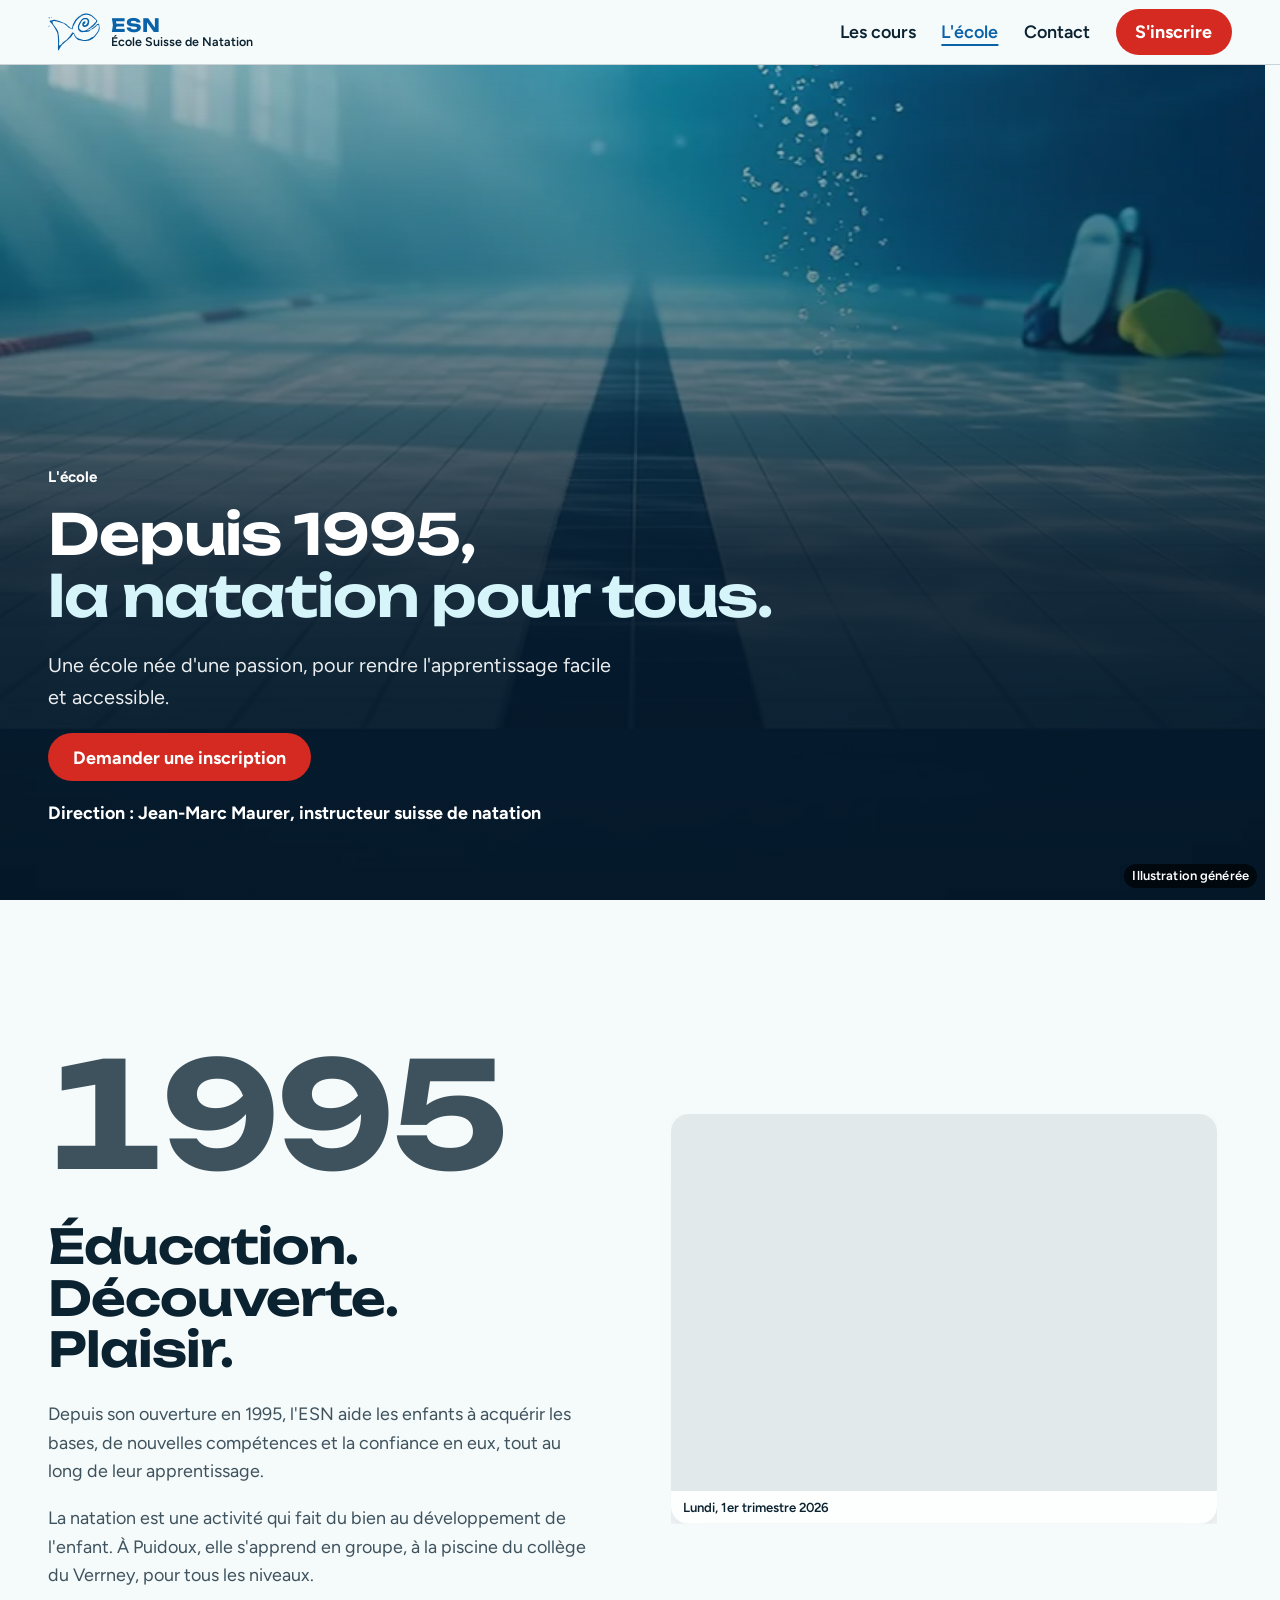
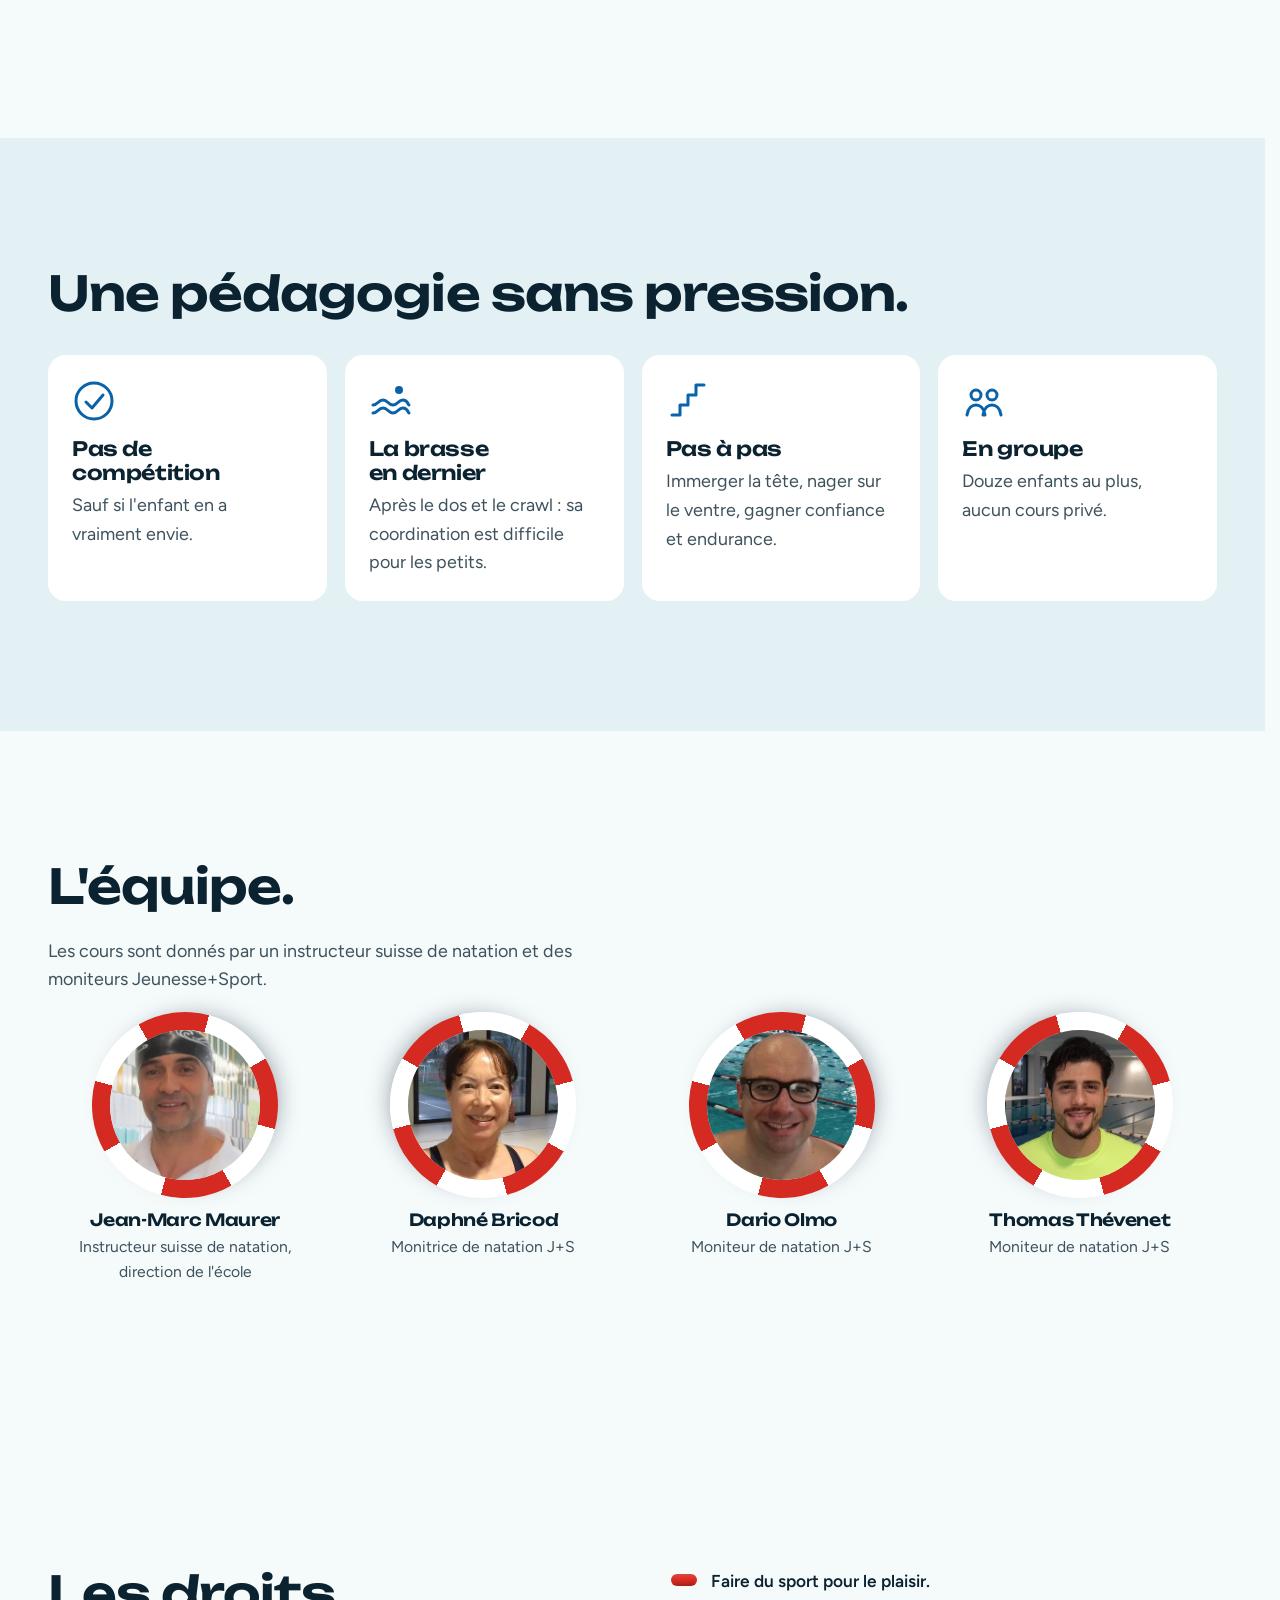
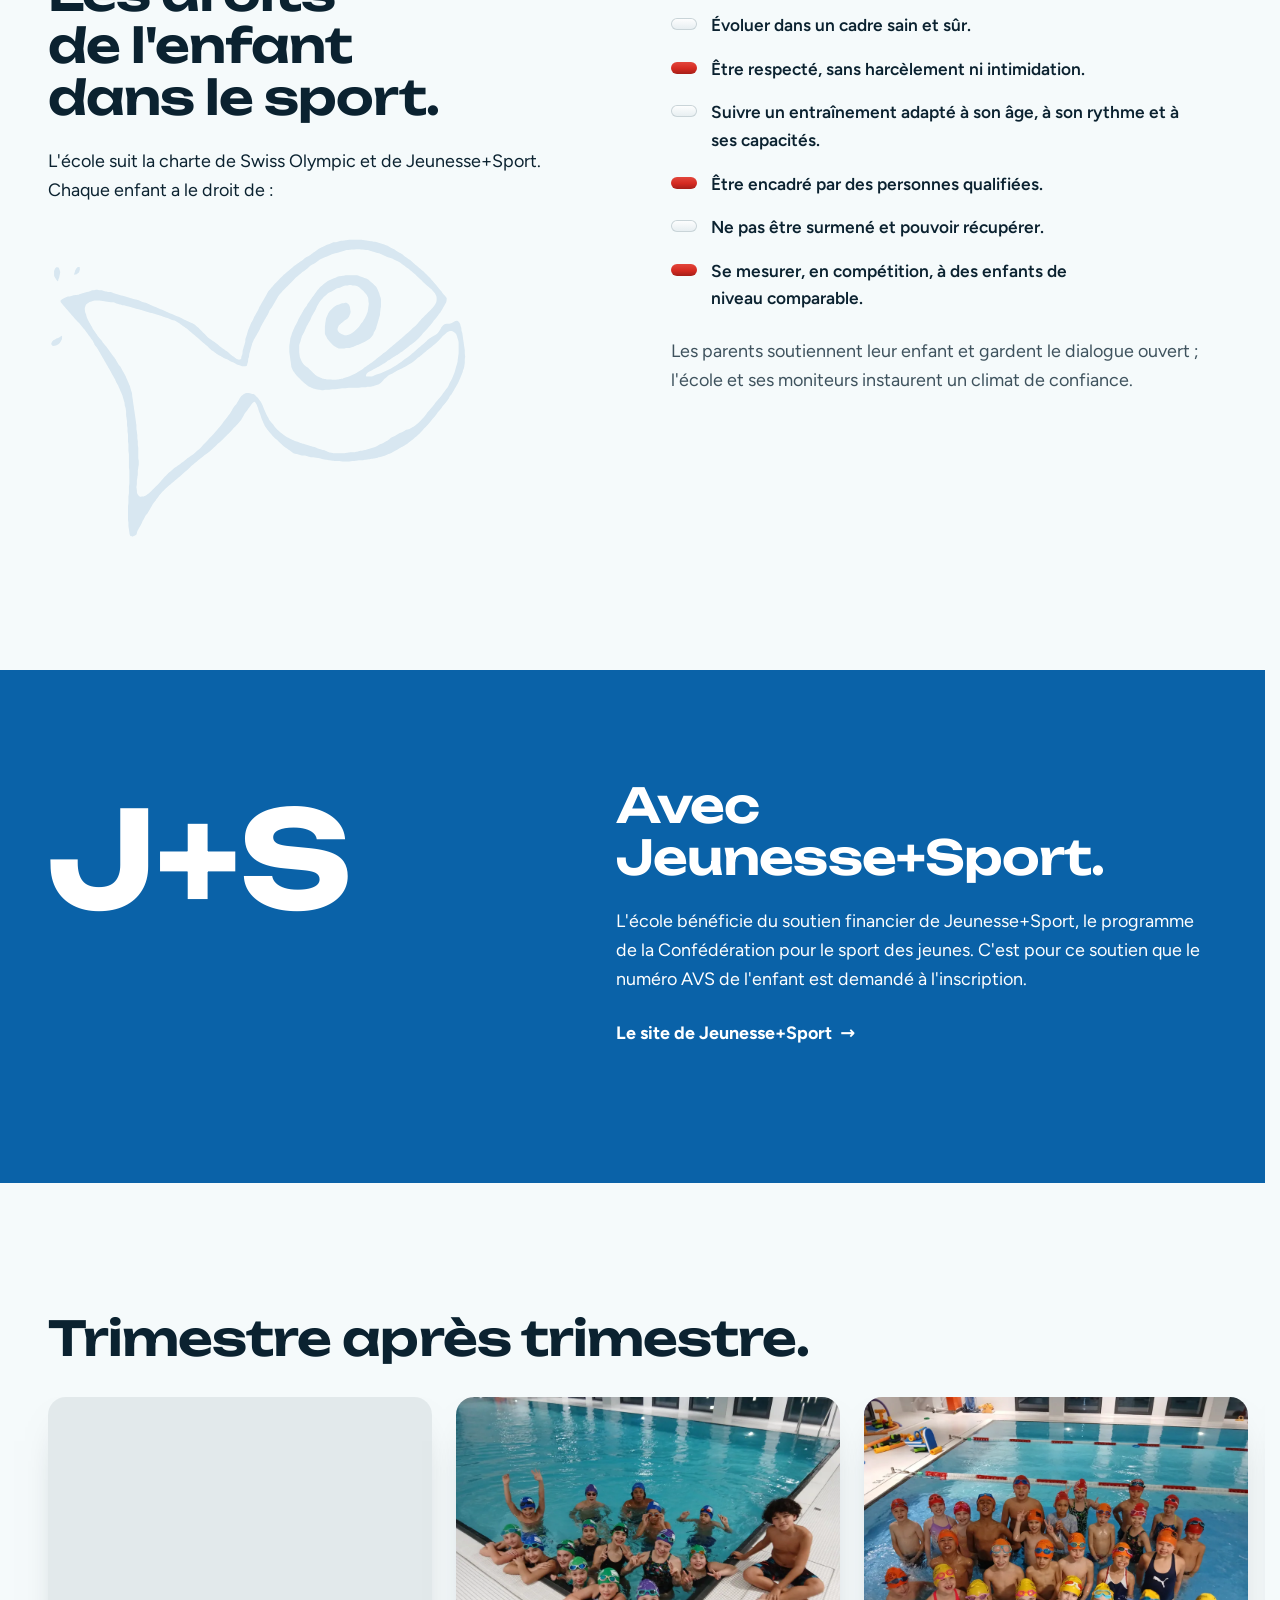
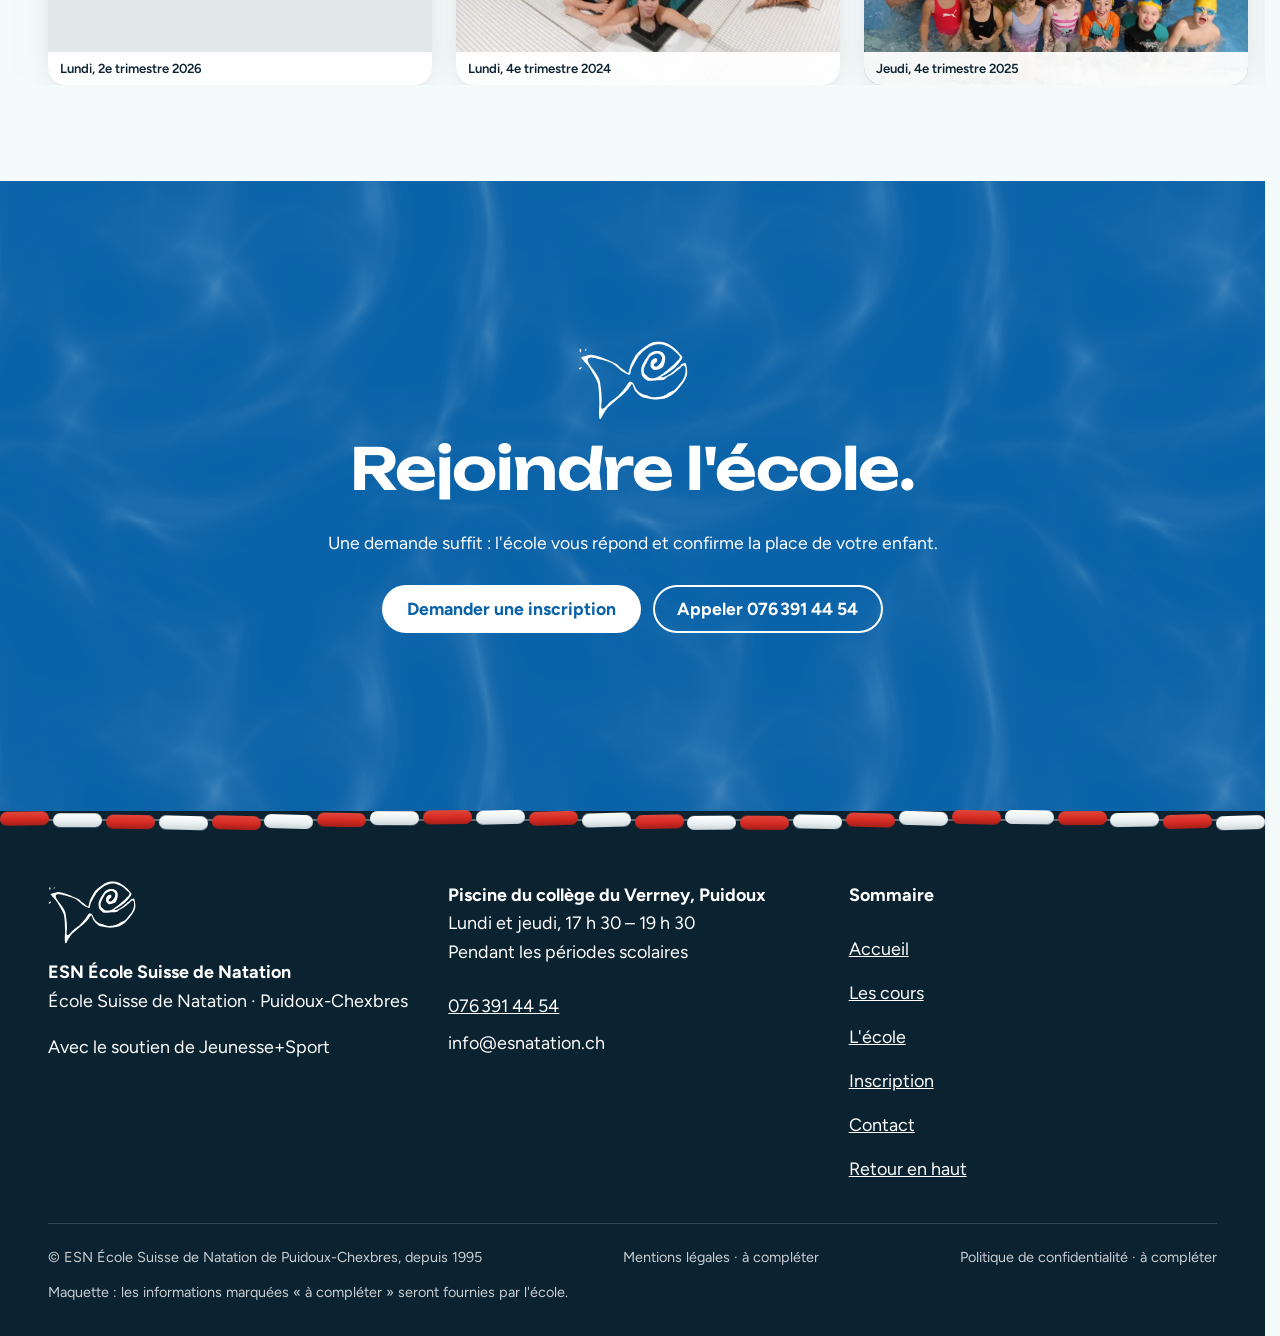
<file: ecole.html>
<!doctype html>
<html lang="fr" data-v="2" data-curseur>
<head>
<meta charset="utf-8">
<meta name="viewport" content="width=device-width, initial-scale=1, viewport-fit=cover">
<title>L&#39;école : depuis 1995 à Puidoux · ESN École Suisse de Natation</title>
<meta name="description" content="Une école née d&#39;une passion, une pédagogie sans compétition, une équipe J+S et la charte des droits de l&#39;enfant dans le sport.">
<meta name="robots" content="noindex, nofollow">
<link rel="canonical" href="https://esnatation-maquette.vercel.app/ecole">
<style>:root{--fond:#F5FAFB;--texte:#0B2230;--voile-fond:#0A62A8;--ouverture-fond:#0A62A8;--menu-fond:#F5FAFB}:root { --entete-h: 72px; --barres-h: 0px; } html { background: var(--fond); color: var(--texte); scrollbar-gutter: stable; } body { margin: 0; background: var(--fond); } html.js:not(.secours):not([data-arrivee="retour"]) [data-anime] { opacity: 0; } html.js:not(.secours):not([data-arrivee="retour"]) [data-anime].vu { opacity: 1; } [data-voile] { position: fixed; inset: 0; z-index: 900; background: var(--voile-fond); transform: translateY(100%); visibility: hidden; pointer-events: none; } html[data-arrivee="voile"]:not(.voile-leve):not(.secours) [data-voile] { transform: none; visibility: visible; } html.secours [data-voile] { visibility: hidden !important; } .ouverture-panneau { position: fixed; inset: 0; z-index: 850; display: none; place-content: center; justify-items: center; background: var(--ouverture-fond, var(--voile-fond)); color: var(--fond); text-align: center; } html.js[data-arrivee="intro"]:not(.secours):not(.intro-finie) .ouverture-panneau { display: grid; } html.defilement-bloque, html.defilement-bloque body, html.js[data-arrivee="intro"]:not(.secours):not(.intro-finie), html.js[data-arrivee="intro"]:not(.secours):not(.intro-finie) body, html[data-arrivee="voile"]:not(.voile-leve):not(.secours), html[data-arrivee="voile"]:not(.voile-leve):not(.secours) body { overflow: hidden; } html.js[data-arrivee="intro"]:not(.secours):not(.intro-finie) { background-color: var(--ouverture-fond, var(--voile-fond)); } html[data-arrivee="voile"]:not(.voile-leve):not(.secours) { background-color: var(--voile-fond); }</style>
<script>(function () {
var d = document.documentElement, ss = null, ls = null;
try { ss = window.sessionStorage; ls = window.localStorage; } catch (e) {}
d.classList.add('js');
var nav = performance.getEntriesByType ? performance.getEntriesByType('navigation')[0] : null;
var type = nav ? nav.type : 'navigate';
var depart = null;
try { depart = JSON.parse(ss.getItem('socle:depart') || 'null'); ss.removeItem('socle:depart'); } catch (e) {}
if (depart && !(Date.now() - depart.t < 15000)) depart = null;
var mode = type === 'back_forward' ? 'retour' : type === 'reload' ? 'intro' : depart ? 'voile' : 'intro';
d.setAttribute('data-arrivee', mode);
if (mode === 'voile' && depart.couleur) d.style.setProperty('--voile-fond', depart.couleur);
if (type === 'reload' && 'scrollRestoration' in history) {
history.scrollRestoration = 'manual';
}
try {
var choisie = ls && ls.getItem('socle:langue');
var langue = (d.lang || '').slice(0, 2);
if (choisie && choisie !== langue && type === 'navigate' && !depart) {
var alt = document.querySelector('link[rel="alternate"][hreflang="' + choisie + '"]');
if (alt) location.replace(new URL(alt.href).pathname + location.search + location.hash);
}
} catch (e) {}
setTimeout(function () { if (!d.classList.contains('demarre')) d.classList.add('secours'); }, 2000);
})();</script>
<link rel="preload" href="/assets/fonts/unbounded.woff2" as="font" type="font/woff2" crossorigin>
<link rel="preload" href="/assets/fonts/figtree-400.woff2" as="font" type="font/woff2" crossorigin>
<link rel="stylesheet" href="/assets/css/socle.css?v=2">
<link rel="stylesheet" href="/assets/css/site.css?v=2">
<link rel="modulepreload" href="/assets/js/site.js?v=2">
<link rel="modulepreload" href="/assets/js/socle/index.js?v=2">
<script src="/assets/vendor/gsap.min.js" defer></script>
<script src="/assets/vendor/ScrollTrigger.min.js" defer></script>
<script src="/assets/vendor/SplitText.min.js" defer></script>
<script type="module" src="/assets/js/site.js?v=2"></script>
<meta name="theme-color" content="#F5FAFB">
<link rel="icon" href="/assets/images/favicon.svg" type="image/svg+xml">
<link rel="apple-touch-icon" href="/assets/images/apple-touch-icon.png">
<meta property="og:type" content="website">
<meta property="og:site_name" content="ESN École Suisse de Natation">
<meta property="og:locale" content="fr_FR">
<meta property="og:title" content="L&#39;école : depuis 1995 à Puidoux · ESN École Suisse de Natation">
<meta property="og:description" content="Une école née d&#39;une passion, une pédagogie sans compétition, une équipe J+S et la charte des droits de l&#39;enfant dans le sport.">
<meta property="og:url" content="https://esnatation-maquette.vercel.app/ecole">
<meta property="og:image" content="https://esnatation-maquette.vercel.app/assets/partage/ecole-fr.jpg">
<meta property="og:image:width" content="1200">
<meta property="og:image:height" content="630">
<meta property="og:image:alt" content="L&#39;école ESN : vue sous l&#39;eau d&#39;une ligne de bassin">
<meta name="twitter:card" content="summary_large_image">
<script type="application/ld+json">{"@context":"https://schema.org","@type":"SportsActivityLocation","name":"ESN École Suisse de Natation de Puidoux-Chexbres","url":"https://esnatation-maquette.vercel.app/","telephone":"+41763914454","email":"info@esnatation.ch","foundingDate":"1995","address":{"@type":"PostalAddress","addressLocality":"Puidoux","addressRegion":"VD","addressCountry":"CH"},"description":"Cours de natation en groupe pour enfants dès 4 ans révolus, 12 enfants au maximum, à la piscine du collège du Verrney à Puidoux. Cycles de 10 leçons de 45 minutes pendant les périodes scolaires, avec le soutien de Jeunesse+Sport."}</script>
</head>
<body id="haut">
<div data-voile data-forme="iris" aria-hidden="true"><span class="voile-anneau"></span><span class="voile-anneau voile-anneau--2"></span><div class="voile-contenu"><img src="/assets/images/logo-clair.svg" alt="" width="84" height="61"><span data-voile-libelle>L&#39;école</span></div></div>
<div class="ouverture-panneau" data-ouverture aria-hidden="true">
  <div class="ouverture-poisson" data-ouverture-objet>
    <svg viewBox="0 0 898 649" aria-hidden="true"><path class="poisson-trait" fill-rule="evenodd" d="M29 212C28 212 26 214 24 215C22 216 21 216 19 217C17 218 16 219 14 220C12 221 10 222 9 224C8 226 7 228 7 229C7 230 9 232 10 233C11 234 13 233 15 233C17 233 18 232 20 231C22 230 24 228 25 227C26 226 27 224 28 222C29 220 30 219 30 217C30 215 30 213 30 212C30 211 30 212 29 212Z M18 65C16 66 15 68 14 70C13 72 13 73 13 75C13 77 13 78 13 80C13 82 13 83 14 85C15 87 16 88 17 90C18 92 20 95 21 95C22 95 22 92 22 91C22 90 24 88 24 86C24 84 25 83 25 81C25 79 26 78 26 76C26 74 26 73 25 71C24 69 24 67 23 66C22 65 20 64 18 65Z M64 64C63 64 62 66 61 67C60 68 60 69 59 70C58 71 58 72 58 73C58 74 57 75 57 76C57 77 56 78 56 79C56 80 56 81 57 81C58 81 59 80 60 80C61 80 62 79 63 78C64 77 65 77 66 76C67 75 67 74 67 73C67 72 68 71 68 70C68 69 68 68 68 67C68 66 68 64 67 64C66 64 65 64 64 64Z M644 6C642 6 639 7 637 7C635 7 632 8 630 8C628 8 625 8 623 9C621 10 618 10 616 11C614 12 611 11 609 12C607 13 604 14 602 15C600 16 597 16 595 17C593 18 590 20 588 21C586 22 583 23 581 24C579 25 576 27 574 29C572 31 569 32 567 34C565 36 562 38 560 39C558 40 555 42 553 43C551 44 548 46 546 48C544 50 541 51 539 53C537 55 534 56 532 58C530 60 527 61 525 63C523 65 520 67 518 69C516 71 513 73 511 75C509 77 506 79 504 81C502 83 499 86 497 88C495 90 493 92 491 94C489 96 486 99 484 101C482 103 480 106 478 108C476 110 474 113 472 115C470 117 469 120 468 122C467 124 465 127 464 129C463 131 461 134 460 136C459 138 457 141 456 143C455 145 453 148 452 150C451 152 450 155 449 157C448 159 446 162 445 164C444 166 442 169 441 171C440 173 439 176 438 178C437 180 435 183 434 185C433 187 432 190 431 192C430 194 429 197 428 199C427 201 427 204 426 206C425 208 425 211 424 213C423 215 422 218 422 220C422 222 422 225 421 227C420 229 420 232 419 234C418 236 418 239 417 241C416 243 416 246 416 248C416 250 415 253 414 255C413 257 414 261 412 262C410 263 407 263 405 262C403 261 400 259 398 257C396 255 393 254 391 252C389 250 386 248 384 246C382 244 379 243 377 241C375 239 372 238 370 236C368 234 365 232 363 230C361 228 358 227 356 225C354 223 351 222 349 220C347 218 344 217 342 215C340 213 337 210 335 208C333 206 330 203 328 201C326 199 323 196 321 194C319 192 316 190 314 188C312 186 309 185 307 184C305 183 302 182 300 181C298 180 295 179 293 178C291 177 288 175 286 174C284 173 281 172 279 171C277 170 274 169 272 168C270 167 267 166 265 165C263 164 260 163 258 162C256 161 253 160 251 159C249 158 246 157 244 156C242 155 239 154 237 153C235 152 232 151 230 150C228 149 225 148 223 147C221 146 218 145 216 144C214 143 211 142 209 141C207 140 204 140 202 139C200 138 197 137 195 136C193 135 190 135 188 134C186 133 183 133 181 132C179 131 176 131 174 130C172 129 169 129 167 128C165 127 162 127 160 126C158 125 155 125 153 124C151 123 148 123 146 122C144 121 141 121 139 120C137 119 134 118 132 118C130 118 127 118 125 117C123 116 120 116 118 115C116 114 113 114 111 114C109 114 106 113 104 113C102 113 99 114 97 114C95 114 92 115 90 116C88 117 85 117 83 118C81 119 78 119 76 120C74 121 71 121 69 122C67 123 64 124 62 124C60 124 57 124 55 125C53 126 50 126 48 127C46 128 43 127 41 128C39 129 36 130 34 131C32 132 28 134 27 136C26 138 28 141 30 143C32 145 34 148 36 150C38 152 40 155 42 157C44 159 46 162 48 164C50 166 52 169 54 171C56 173 58 176 60 178C62 180 65 183 67 185C69 187 71 190 73 192C75 194 77 197 79 199C81 201 82 204 84 206C86 208 87 211 89 213C91 215 92 218 94 220C96 222 97 225 98 227C99 229 100 232 102 234C104 236 106 239 107 241C108 243 110 246 111 248C112 250 114 253 115 255C116 257 118 260 119 262C120 264 122 267 123 269C124 271 126 274 127 276C128 278 130 281 131 283C132 285 134 288 135 290C136 292 138 295 139 297C140 299 142 302 143 304C144 306 145 309 146 311C147 313 149 316 150 318C151 320 152 323 153 325C154 327 155 330 156 332C157 334 158 337 159 339C160 341 160 344 161 346C162 348 162 351 163 353C164 355 164 358 164 360C164 362 166 365 166 367C166 369 167 372 167 374C167 376 167 379 167 381C167 383 168 386 168 388C168 390 169 393 169 395C169 397 169 400 169 402C169 404 170 407 170 409C170 411 170 414 170 416C170 418 171 421 171 423C171 425 171 428 171 430C171 432 171 435 171 437C171 439 172 442 172 444C172 446 172 449 172 451C172 453 172 456 172 458C172 460 173 463 173 465C173 467 173 470 173 472C173 474 173 477 173 479C173 481 173 484 173 486C173 488 173 491 173 493C173 495 174 498 174 500C174 502 174 505 174 507C174 509 174 512 174 514C174 516 174 519 174 521C174 523 174 526 174 528C174 530 173 533 173 535C173 537 173 540 173 542C173 544 173 547 173 549C173 551 172 554 172 556C172 558 172 561 172 563C172 565 172 568 172 570C172 572 171 575 171 577C171 579 171 582 171 584C171 586 171 589 171 591C171 593 171 596 171 598C171 600 171 603 171 605C171 607 172 610 172 612C172 614 172 617 172 619C172 621 173 624 173 626C173 628 174 631 174 633C174 635 175 639 176 640C177 641 180 642 182 641C184 640 188 639 189 637C190 635 190 632 191 630C192 628 194 625 195 623C196 621 198 618 199 616C200 614 201 611 202 609C203 607 205 604 206 602C207 600 208 597 210 595C212 593 214 590 215 588C216 586 218 583 219 581C220 579 222 576 223 574C224 572 226 569 228 567C230 565 231 562 233 560C235 558 236 555 238 553C240 551 242 548 244 546C246 544 249 541 251 539C253 537 256 535 258 533C260 531 263 529 265 527C267 525 270 523 272 521C274 519 277 517 279 515C281 513 284 511 286 509C288 507 291 505 293 503C295 501 298 499 300 497C302 495 305 492 307 490C309 488 312 486 314 484C316 482 319 480 321 478C323 476 326 475 328 473C330 471 333 469 335 467C337 465 340 464 342 462C344 460 347 458 349 456C351 454 354 452 356 450C358 448 361 445 363 443C365 441 368 439 370 437C372 435 375 432 377 430C379 428 382 425 384 423C386 421 389 418 391 416C393 414 395 411 397 409C399 407 402 404 404 402C406 400 408 397 410 395C412 393 414 390 415 388C416 386 418 383 419 381C420 379 422 376 424 374C426 372 427 369 429 367C431 365 432 362 434 360C436 358 439 353 441 353C443 353 445 357 446 359C447 361 448 364 449 366C450 368 450 371 451 373C452 375 453 378 454 380C455 382 455 385 456 387C457 389 458 392 459 394C460 396 461 399 462 401C463 403 464 406 466 408C468 410 469 413 471 415C473 417 475 420 477 422C479 424 481 427 483 429C485 431 488 433 490 435C492 437 495 440 497 442C499 444 502 446 504 448C506 450 509 451 511 453C513 455 516 456 518 458C520 460 523 462 525 463C527 464 530 464 532 465C534 466 537 466 539 467C541 468 544 468 546 468C548 468 551 468 553 469C555 470 558 470 560 471C562 472 565 472 567 472C569 472 572 473 574 473C576 473 579 474 581 474C583 474 586 476 588 476C590 476 593 477 595 477C597 477 600 478 602 478C604 478 607 479 609 479C611 479 614 480 616 480C618 480 621 480 623 480C625 480 628 481 630 481C632 481 635 481 637 481C639 481 642 481 644 481C646 481 649 480 651 480C653 480 656 479 658 479C660 479 663 478 665 478C667 478 670 478 672 478C674 478 677 477 679 477C681 477 684 476 686 476C688 476 691 475 693 475C695 475 698 474 700 474C702 474 705 473 707 472C709 471 712 471 714 470C716 469 719 469 721 468C723 467 726 466 728 465C730 464 733 463 735 462C737 461 740 459 742 458C744 457 747 455 749 454C751 453 754 451 756 450C758 449 761 448 763 446C765 444 768 443 770 441C772 439 775 438 777 436C779 434 782 432 784 430C786 428 789 426 791 424C793 422 796 419 798 417C800 415 802 412 804 410C806 408 809 405 811 403C813 401 815 398 817 396C819 394 821 391 823 389C825 387 827 384 829 382C831 380 832 377 834 375C836 373 838 370 840 368C842 366 843 363 845 361C847 359 849 356 851 354C853 352 854 349 856 347C858 345 858 342 860 340C862 338 864 335 865 333C866 331 868 328 869 326C870 324 872 321 873 319C874 317 876 314 877 312C878 310 879 307 880 305C881 303 882 300 883 298C884 296 885 293 886 291C887 289 887 286 888 284C889 282 890 279 890 277C890 275 891 272 891 270C891 268 891 265 891 263C891 261 892 258 892 256C892 254 891 251 891 249C891 247 891 244 891 242C891 240 890 237 890 235C890 233 889 230 889 228C889 226 888 223 888 221C888 219 887 216 887 214C887 212 886 209 886 207C886 205 884 202 884 200C884 198 884 195 883 193C882 191 882 188 881 186C880 184 878 181 876 180C874 179 871 180 869 181C867 182 864 184 862 185C860 186 857 186 855 186C853 186 850 186 848 187C846 188 844 190 842 192C840 194 840 197 838 199C836 201 835 204 833 206C831 208 828 210 826 211C824 212 821 214 819 215C817 216 814 218 812 220C810 222 808 224 806 226C804 228 801 230 799 232C797 234 794 236 792 238C790 240 787 242 785 244C783 246 780 248 778 250C776 252 773 254 771 256C769 258 766 259 764 261C762 263 759 264 757 266C755 268 752 269 750 271C748 273 745 274 743 276C741 278 738 279 736 280C734 281 731 283 729 284C727 285 724 286 722 287C720 288 717 289 715 290C713 291 710 292 708 293C706 294 703 294 701 295C699 296 696 297 694 298C692 299 689 299 687 299C685 299 681 299 680 298C679 297 681 293 683 291C685 289 688 288 690 287C692 286 695 284 697 283C699 282 702 280 704 279C706 278 709 276 711 275C713 274 716 272 718 271C720 270 723 268 725 266C727 264 730 264 732 262C734 260 737 258 739 257C741 256 744 254 746 253C748 252 751 250 753 248C755 246 758 245 760 243C762 241 765 240 767 238C769 236 772 234 774 232C776 230 779 229 781 227C783 225 786 223 788 221C790 219 793 216 795 214C797 212 799 209 801 207C803 205 806 202 808 200C810 198 812 195 814 193C816 191 818 188 820 186C822 184 823 181 825 179C827 177 829 174 831 172C833 170 834 167 836 165C838 163 840 160 841 158C842 156 844 153 845 151C846 149 848 146 849 144C850 142 852 139 852 137C852 135 853 132 852 130C851 128 848 125 846 123C844 121 843 118 841 116C839 114 837 111 835 109C833 107 831 104 829 102C827 100 825 97 823 95C821 93 819 90 817 88C815 86 812 83 810 81C808 79 805 76 803 74C801 72 798 70 796 68C794 66 791 64 789 62C787 60 784 58 782 56C780 54 777 52 775 50C773 48 770 47 768 45C766 43 763 42 761 40C759 38 756 36 754 35C752 34 749 32 747 31C745 30 742 27 740 26C738 25 735 24 733 23C731 22 728 20 726 19C724 18 721 17 719 16C717 15 714 15 712 14C710 13 707 13 705 12C703 11 700 10 698 10C696 10 693 9 691 9C689 9 686 8 684 8C682 8 679 7 677 7C675 7 672 6 670 6C668 6 665 6 663 6C661 6 658 6 656 6C654 6 651 6 649 6C647 6 646 6 644 6Z M652 27C654 27 657 26 659 26C661 26 664 26 666 26C668 26 671 27 673 27C675 27 678 28 680 28C682 28 685 28 687 29C689 30 692 30 694 31C696 32 699 32 701 33C703 34 706 34 708 35C710 36 713 37 715 38C717 39 720 40 722 41C724 42 727 43 729 44C731 45 734 45 736 46C738 47 741 49 743 50C745 51 748 52 750 53C752 54 755 56 757 58C759 60 762 61 764 63C766 65 769 66 771 68C773 70 776 72 778 74C780 76 783 78 785 80C787 82 790 85 792 87C794 89 797 91 799 93C801 95 804 98 806 100C808 102 811 104 813 106C815 108 818 110 820 112C822 114 824 117 826 119C828 121 829 124 830 126C831 128 831 131 831 133C831 135 831 138 830 140C829 142 828 145 826 147C824 149 822 152 820 154C818 156 815 159 813 161C811 163 808 166 806 168C804 170 801 173 799 175C797 177 795 180 793 182C791 184 789 187 787 189C785 191 782 193 780 195C778 197 775 200 773 202C771 204 768 206 766 208C764 210 761 212 759 214C757 216 754 218 752 220C750 222 747 224 745 226C743 228 740 230 738 232C736 234 733 236 731 238C729 240 726 242 724 244C722 246 719 247 717 249C715 251 712 253 710 255C708 257 705 258 703 260C701 262 698 264 696 266C694 268 691 269 689 271C687 273 684 274 682 276C680 278 677 279 675 281C673 283 670 284 668 286C666 288 663 289 661 290C659 291 656 293 654 294C652 295 649 296 647 297C645 298 642 299 640 300C638 301 635 301 633 302C631 303 628 304 626 304C624 304 621 305 619 305C617 305 614 306 612 306C610 306 607 305 605 305C603 305 600 305 598 305C596 305 593 304 591 304C589 304 586 303 584 302C582 301 579 300 577 299C575 298 572 296 570 294C568 292 565 289 563 287C561 285 558 282 556 280C554 278 551 277 549 275C547 273 544 270 543 268C542 266 541 263 540 261C539 259 538 256 538 254C538 252 537 249 537 247C537 245 537 242 537 240C537 238 537 235 537 233C537 231 538 228 539 226C540 224 540 221 541 219C542 217 542 214 543 212C544 210 546 207 547 205C548 203 549 200 550 198C551 196 552 193 553 191C554 189 556 186 557 184C558 182 560 179 561 177C562 175 563 172 564 170C565 168 567 165 568 163C569 161 571 158 572 156C573 154 574 151 575 149C576 147 578 144 579 142C580 140 582 137 584 135C586 133 588 130 590 128C592 126 595 124 597 122C599 120 602 119 604 118C606 117 609 115 611 114C613 113 616 111 618 110C620 109 623 109 625 108C627 107 630 106 632 105C634 104 637 104 639 104C641 104 644 103 646 103C648 103 651 104 653 104C655 104 658 104 660 105C662 106 665 107 667 109C669 111 672 113 674 115C676 117 678 120 680 122C682 124 683 127 684 129C685 131 685 134 685 136C685 138 686 141 686 143C686 145 685 148 685 150C685 152 684 155 684 157C684 159 683 162 682 164C681 166 680 169 679 171C678 173 676 176 675 178C674 180 672 183 670 185C668 187 667 190 665 192C663 194 660 197 658 199C656 201 653 203 651 205C649 207 646 208 644 209C642 210 639 211 637 211C635 211 632 210 630 209C628 208 625 207 623 205C621 203 619 200 619 198C619 196 620 193 621 191C622 189 625 187 627 185C629 183 632 181 634 179C636 177 639 176 641 174C643 172 644 169 645 167C646 165 647 162 647 160C647 158 646 155 646 153C646 151 645 148 644 146C643 144 640 142 638 141C636 140 633 142 631 142C629 142 626 143 624 144C622 145 619 145 617 146C615 147 612 149 610 151C608 153 606 155 604 157C602 159 600 162 599 164C598 166 597 169 596 171C595 173 594 176 594 178C594 180 593 183 593 185C593 187 592 190 592 192C592 194 592 197 592 199C592 201 592 204 592 206C592 208 594 211 595 213C596 215 597 218 599 220C601 222 603 225 605 227C607 229 609 231 611 233C613 235 616 236 618 237C620 238 623 239 625 239C627 239 630 239 632 239C634 239 637 238 639 238C641 238 644 238 646 237C648 236 651 236 653 235C655 234 658 233 660 232C662 231 665 230 667 229C669 228 672 227 674 226C676 225 679 223 681 222C683 221 686 220 688 218C690 216 692 213 694 211C696 209 696 206 697 204C698 202 700 199 701 197C702 195 702 192 703 190C704 188 704 185 705 183C706 181 706 178 707 176C708 174 708 171 709 169C710 167 710 164 710 162C710 160 711 157 711 155C711 153 712 150 712 148C712 146 712 143 712 141C712 139 712 136 712 134C712 132 711 129 710 127C709 125 709 122 708 120C707 118 706 115 705 113C704 111 703 108 701 106C699 104 696 101 694 99C692 97 689 95 687 93C685 91 682 90 680 89C678 88 675 87 673 86C671 85 668 85 666 84C664 83 661 82 659 82C657 82 654 82 652 82C650 82 647 82 645 82C643 82 640 82 638 82C636 82 633 83 631 83C629 83 626 84 624 84C622 84 619 85 617 86C615 87 612 88 610 89C608 90 605 91 603 92C601 93 598 94 596 96C594 98 591 99 589 101C587 103 584 105 582 107C580 109 578 112 576 114C574 116 573 119 571 121C569 123 568 126 566 128C564 130 563 133 561 135C559 137 558 140 556 142C554 144 554 147 552 149C550 151 548 154 547 156C546 158 544 161 543 163C542 165 540 168 539 170C538 172 536 175 535 177C534 179 533 182 532 184C531 186 529 189 528 191C527 193 526 196 525 198C524 200 523 203 522 205C521 207 521 210 520 212C519 214 518 217 518 219C518 221 517 224 517 226C517 228 516 231 516 233C516 235 516 238 516 240C516 242 516 245 516 247C516 249 517 252 517 254C517 256 518 259 518 261C518 263 519 266 519 268C519 270 520 273 520 275C520 277 521 280 522 282C523 284 524 287 526 289C528 291 529 294 531 296C533 298 536 301 538 303C540 305 543 308 545 310C547 312 550 314 552 316C554 318 557 320 559 321C561 322 564 323 566 324C568 325 571 326 573 326C575 326 578 327 580 327C582 327 585 328 587 328C589 328 592 327 594 327C596 327 599 327 601 327C603 327 606 326 608 326C610 326 613 326 615 326C617 326 620 325 622 325C624 325 627 324 629 324C631 324 634 324 636 324C638 324 641 323 643 323C645 323 648 323 650 323C652 323 655 323 657 323C659 323 662 323 664 323C666 323 669 322 671 322C673 322 676 322 678 322C680 322 683 321 685 321C687 321 690 320 692 320C694 320 697 319 699 318C701 317 704 317 706 316C708 315 711 313 713 311C715 309 717 306 719 304C721 302 724 300 726 298C728 296 731 295 733 294C735 293 738 291 740 290C742 289 745 287 747 286C749 285 752 284 754 283C756 282 759 280 761 279C763 278 766 276 768 275C770 274 773 272 775 271C777 270 780 268 782 266C784 264 787 262 789 260C791 258 794 257 796 255C798 253 801 251 803 249C805 247 808 245 810 243C812 241 815 240 817 238C819 236 822 234 824 232C826 230 829 228 831 226C833 224 836 221 838 219C840 217 842 214 844 212C846 210 849 208 851 206C853 204 856 203 858 202C860 201 863 201 865 202C867 203 870 205 872 207C874 209 874 212 875 214C876 216 876 219 877 221C878 223 878 226 878 228C878 230 878 233 878 235C878 237 878 240 878 242C878 244 878 247 878 249C878 251 877 254 877 256C877 258 876 261 876 263C876 265 876 268 875 270C874 272 874 275 873 277C872 279 872 282 871 284C870 286 870 289 869 291C868 293 867 296 866 298C865 300 864 303 863 305C862 307 860 310 859 312C858 314 857 317 856 319C855 321 853 324 851 326C849 328 848 331 846 333C844 335 843 338 841 340C839 342 837 345 835 347C833 349 831 352 829 354C827 356 826 359 824 361C822 363 820 366 818 368C816 370 814 373 812 375C810 377 809 380 807 382C805 384 803 387 801 389C799 391 796 394 794 396C792 398 789 400 787 402C785 404 782 406 780 407C778 408 775 410 773 411C771 412 768 412 766 413C764 414 761 416 759 417C757 418 754 419 752 420C750 421 747 423 745 424C743 425 740 427 738 428C736 429 733 430 731 432C729 434 726 436 724 437C722 438 719 440 717 441C715 442 712 443 710 444C708 445 705 447 703 448C701 449 698 450 696 451C694 452 691 452 689 453C687 454 684 454 682 455C680 456 677 456 675 457C673 458 670 458 668 458C666 458 663 460 661 460C659 460 656 461 654 461C652 461 649 461 647 461C645 461 642 462 640 462C638 462 635 463 633 463C631 463 628 463 626 463C624 463 621 463 619 463C617 463 614 463 612 463C610 463 607 462 605 462C603 462 600 461 598 460C596 459 593 458 591 457C589 456 586 456 584 455C582 454 579 454 577 453C575 452 572 451 570 450C568 449 565 449 563 448C561 447 558 447 556 446C554 445 551 445 549 444C547 443 544 443 542 442C540 441 537 440 535 439C533 438 530 438 528 437C526 436 523 435 521 434C519 433 516 431 514 430C512 429 509 428 507 426C505 424 502 423 500 421C498 419 495 417 493 415C491 413 488 410 486 408C484 406 483 403 481 401C479 399 477 396 475 394C473 392 472 389 471 387C470 385 468 382 467 380C466 378 465 375 464 373C463 371 462 368 461 366C460 364 459 361 458 359C457 357 456 354 454 352C452 350 451 347 449 345C447 343 444 340 442 338C440 336 437 337 435 336C433 335 430 334 428 334C426 334 423 334 421 335C419 336 416 338 414 340C412 342 410 345 409 347C408 349 406 352 405 354C404 356 402 359 400 361C398 363 396 366 395 368C394 370 392 373 391 375C390 377 388 380 386 382C384 384 383 387 381 389C379 391 377 394 375 396C373 398 372 401 370 403C368 405 366 408 364 410C362 412 360 415 358 417C356 419 354 422 352 424C350 426 347 429 345 431C343 433 341 436 339 438C337 440 334 443 332 445C330 447 328 450 326 452C324 454 321 456 319 458C317 460 314 462 312 464C310 466 307 467 305 469C303 471 300 472 298 474C296 476 293 478 291 480C289 482 286 483 284 485C282 487 279 488 277 490C275 492 272 493 270 495C268 497 265 499 263 501C261 503 258 505 256 507C254 509 251 512 249 514C247 516 245 519 243 521C241 523 239 526 237 528C235 530 233 532 231 534C229 536 226 539 224 541C222 543 219 546 217 548C215 550 212 552 210 553C208 554 205 556 203 556C201 556 198 557 196 556C194 555 192 552 191 550C190 548 190 545 190 543C190 541 189 538 189 536C189 534 190 531 190 529C190 527 190 524 190 522C190 520 191 517 191 515C191 513 192 510 192 508C192 506 192 503 192 501C192 499 193 496 193 494C193 492 194 489 194 487C194 485 194 482 194 480C194 478 193 475 193 473C193 471 193 468 193 466C193 464 193 461 193 459C193 457 193 454 193 452C193 450 192 447 192 445C192 443 192 440 192 438C192 436 191 433 191 431C191 429 191 426 191 424C191 422 190 419 190 417C190 415 189 412 189 410C189 408 189 405 189 403C189 401 188 398 188 396C188 394 187 391 187 389C187 387 186 384 186 382C186 380 185 377 185 375C185 373 184 370 184 368C184 366 183 363 183 361C183 359 182 356 182 354C182 352 181 349 181 347C181 345 180 342 180 340C180 338 180 335 179 333C178 331 178 328 177 326C176 324 176 321 175 319C174 317 173 314 172 312C171 310 170 307 169 305C168 303 167 300 166 298C165 296 163 293 162 291C161 289 159 286 158 284C157 282 156 279 154 277C152 275 150 272 149 270C148 268 146 265 145 263C144 261 142 258 140 256C138 254 137 251 135 249C133 247 132 244 130 242C128 240 127 237 125 235C123 233 121 230 119 228C117 226 116 223 114 221C112 219 110 216 108 214C106 212 105 209 103 207C101 205 100 202 98 200C96 198 95 195 94 193C93 191 91 188 90 186C89 184 87 181 86 179C85 177 84 174 83 172C82 170 82 167 81 165C80 163 79 160 79 158C79 156 78 153 79 151C80 149 80 146 82 144C84 142 87 140 89 139C91 138 94 138 96 137C98 136 101 136 103 136C105 136 108 136 110 136C112 136 115 137 117 137C119 137 122 138 124 138C126 138 129 139 131 139C133 139 136 140 138 140C140 140 143 141 145 142C147 143 150 143 152 144C154 145 157 146 159 146C161 146 164 146 166 147C168 148 171 148 173 149C175 150 178 150 180 151C182 152 185 152 187 153C189 154 192 154 194 155C196 156 199 156 201 157C203 158 206 158 208 159C210 160 213 160 215 161C217 162 220 162 222 163C224 164 227 164 229 165C231 166 234 166 236 167C238 168 241 168 243 169C245 170 248 171 250 172C252 173 255 173 257 174C259 175 262 176 264 177C266 178 269 178 271 179C273 180 276 182 278 183C280 184 283 186 285 188C287 190 290 191 292 193C294 195 297 196 299 198C301 200 304 202 306 204C308 206 311 208 313 210C315 212 318 214 320 216C322 218 325 220 327 222C329 224 332 226 334 228C336 230 339 232 341 234C343 236 346 239 348 241C350 243 353 244 355 246C357 248 360 250 362 251C364 252 367 254 369 255C371 256 374 258 376 259C378 260 381 261 383 262C385 263 388 265 390 266C392 267 395 268 397 269C399 270 402 272 404 273C406 274 409 274 411 275C413 276 416 277 418 277C420 277 424 277 425 276C426 275 426 271 427 269C428 267 428 264 428 262C428 260 430 257 430 255C430 253 430 250 431 248C432 246 432 243 433 241C434 239 434 236 435 234C436 232 436 229 437 227C438 225 439 222 440 220C441 218 443 215 444 213C445 211 447 208 448 206C449 204 451 201 452 199C453 197 454 194 455 192C456 190 458 187 459 185C460 183 462 180 463 178C464 176 466 173 467 171C468 169 470 166 471 164C472 162 473 159 474 157C475 155 478 152 479 150C480 148 482 145 483 143C484 141 486 138 487 136C488 134 490 131 491 129C492 127 494 124 496 122C498 120 500 117 502 115C504 113 507 110 509 108C511 106 514 103 516 101C518 99 521 96 523 94C525 92 528 89 530 87C532 85 535 83 537 81C539 79 542 77 544 75C546 73 549 72 551 70C553 68 556 66 558 64C560 62 563 60 565 59C567 58 570 56 572 55C574 54 577 52 579 50C581 48 584 47 586 46C588 45 591 44 593 43C595 42 598 41 600 40C602 39 605 38 607 37C609 36 612 36 614 35C616 34 619 34 621 33C623 32 626 32 628 31C630 30 633 30 635 29C637 28 640 28 642 28C644 28 647 27 649 27C651 27 650 27 652 27Z"/></svg>
    <span class="ouverture-rond"></span><span class="ouverture-rond ouverture-rond--2"></span><span class="ouverture-rond ouverture-rond--3"></span>
    <span class="ouverture-goutte"></span><span class="ouverture-goutte ouverture-goutte--2"></span>
  </div>
  <p class="ouverture-nom">ESN</p>
  <p class="ouverture-ligne">École Suisse de Natation · Puidoux-Chexbres</p>
</div>
<a class="evitement" href="#contenu">Aller au contenu</a>
<header data-entete>
  <div class="entete-rangee">
    <a class="entete-logo" href="/" data-libelle="Accueil" aria-label="ESN École Suisse de Natation, accueil">
      <img src="/assets/images/logo.svg" alt="" width="52" height="38"><span class="marque"><b>ESN</b><small>École Suisse de Natation</small></span>
    </a>
    <nav data-nav aria-label="Navigation principale">
      <ul><li><a href="/cours" data-libelle="Les cours">Les cours</a></li><li><a href="/ecole" data-libelle="L&#39;école" aria-current="page">L&#39;école</a></li><li><a href="/contact" data-libelle="Contact">Contact</a></li></ul>
    </nav>
    <div class="entete-actions">
      <a class="bouton" href="/inscription" data-libelle="Inscription">S&#39;inscrire</a>
      <button type="button" data-menu-bouton aria-controls="menu" aria-expanded="false" data-libelle-ouvrir="Menu" data-libelle-fermer="Fermer"><span data-libelle-bouton>Menu</span></button>
      <a class="menu-sansjs" href="#menu" data-menu-lien>Menu</a>
    </div>
  </div>
</header>
<script>/* Avant le premier affichage : rangées de la navigation (même règle que ajusterNav dans assets/js/socle/entete.js)
   et hauteur réelle de l'en-tête, pour que rien ne saute quand le JavaScript du site prend la main. */
(function () {
  var h = document.documentElement, u = document.querySelector('[data-nav] ul'), e = document.querySelector('[data-entete]');
  if (u) {
    var deborde = function () { return u.scrollWidth > u.clientWidth + 1; }, c = deborde();
    if (c && window.matchMedia('(min-width: 900px)').matches) {
      h.classList.add('nav-deux-rangees'); c = deborde();
      if (c) { h.classList.add('nav-deux-lignes'); var a = u.querySelector('a'); c = !a || u.getBoundingClientRect().height > a.getBoundingClientRect().height * 2.5; }
      if (c) h.classList.remove('nav-deux-rangees', 'nav-deux-lignes');
    }
    if (c) h.classList.add('nav-compacte');
  }
  if (e) h.style.setProperty('--entete-h', Math.round(e.getBoundingClientRect().height) + 'px');
})();</script>
<span id="menu-ferme" aria-hidden="true"></span>
<div id="menu" data-menu role="dialog" aria-modal="true" aria-label="Menu">
  <p class="menu-sansjs-fermer"><a href="#menu-ferme">Fermer</a></p>
  <ul><li style="--i:0"><a href="/" class="menu-lien" data-libelle="Accueil">Accueil</a></li><li style="--i:1"><a href="/cours" class="menu-lien" data-libelle="Les cours">Les cours</a></li><li style="--i:2"><a href="/ecole" class="menu-lien" data-libelle="L&#39;école" aria-current="page">L&#39;école</a></li><li style="--i:3"><a href="/inscription" class="menu-lien" data-libelle="Inscription">Inscription</a></li><li style="--i:4"><a href="/contact" class="menu-lien" data-libelle="Contact">Contact</a></li></ul>
  <p><a class="bouton" href="tel:+41763914454">Appeler 076 391 44 54</a></p>
</div>
<main id="contenu" tabindex="-1">
<section class="ecole-tete" id="debut">
  <figure class="media ecole-tete-media" data-grok data-fx="parallaxe" data-fx-force="10" data-iris-centre style="--cadrage:50% 45%;--cadrage-mobile:50% 50%">
  <picture><source media="(max-width: 760px) and (orientation: portrait)" srcset="/assets/images/ecole-sous-l-eau-mobile-640.webp 640w, /assets/images/ecole-sous-l-eau-mobile-1080.webp 1080w" sizes="100vw">
    <img src="/assets/images/ecole-sous-l-eau-1280.webp" srcset="/assets/images/ecole-sous-l-eau-640.webp 640w, /assets/images/ecole-sous-l-eau-1280.webp 1280w, /assets/images/ecole-sous-l-eau-1920.webp 1920w" sizes="100vw" alt="Vue sous l&#39;eau d&#39;une ligne de bassin, rayons de lumière et petites bulles" width="1280" height="720" fetchpriority="high" loading="eager" decoding="async">
  </picture><figcaption class="mention-ia">Illustration générée</figcaption>
</figure>
  <div class="conteneur ecole-tete-texte">
    <p class="surtitre masque-ecran-tres-bas" data-anime="gsap">L&#39;école</p>
    <h1 class="titre-page" data-anime="gsap"><span class="ligne-masque"><span class="titre-ligne">Depuis 1995,</span></span><span class="ligne-masque"><span class="titre-ligne titre-ligne--bleu">la natation pour tous.</span></span></h1>
    <p class="intro" data-anime="gsap">Une école née d&#39;une passion, pour rendre l&#39;apprentissage facile et accessible.</p>
    <p class="hero-actions" data-anime="gsap"><a href="/inscription" class="bouton" data-libelle="Inscription" data-action-principale data-survol="magnetique">Demander une inscription</a></p>
    <p class="ecole-tete-info" data-info-cle data-anime="gsap">Direction : Jean-Marc Maurer, instructeur suisse de natation</p>
  </div>
</section>
<section class="histoire" id="histoire">
  <div class="conteneur histoire-grille">
    <div>
      <p class="histoire-annee chiffres" data-anime="lettres">1995</p>
      <h2 data-anime="lignes">Éducation. Découverte. Plaisir.</h2>
      <p data-anime>Depuis son ouverture en 1995, l&#39;ESN aide les enfants à acquérir les bases, de nouvelles compétences et la confiance en eux, tout au long de leur apprentissage.</p>
      <p data-anime>La natation est une activité qui fait du bien au développement de l&#39;enfant. À Puidoux, elle s&#39;apprend en groupe, à la piscine du collège du Verrney, pour tous les niveaux.</p>
    </div>
    <figure class="media histoire-media" data-anime="rideau" style="--cadrage:40% 50%">
  <picture>
    <img src="/assets/images/groupe-lundi-hiver-2026-1600.webp" srcset="/assets/images/groupe-lundi-hiver-2026-1024.webp 1024w, /assets/images/groupe-lundi-hiver-2026-1168.webp 1168w, /assets/images/groupe-lundi-hiver-2026-1600.webp 1600w" sizes="(max-width: 760px) 92vw, 44vw" alt="Groupe du lundi, premier trimestre 2026" width="1600" height="1200" loading="lazy" decoding="async">
  </picture><figcaption class="media-legende">Lundi, 1er trimestre 2026</figcaption>
</figure>
  </div>
</section>
<section class="pedagogie" id="pedagogie">
  <div class="conteneur">
    <h2 data-anime="lignes">Une pédagogie sans pression.</h2>
    <ul class="pedagogie-liste" data-anime="cascade"><li><svg viewBox="0 0 44 44" aria-hidden="true"><circle cx="22" cy="22" r="18" fill="none" stroke="currentColor" stroke-width="3"/><path d="M14 23l6 6 11-13" fill="none" stroke="currentColor" stroke-width="3" stroke-linecap="round" stroke-linejoin="round"/></svg><h3>Pas de compétition</h3><p>Sauf si l&#39;enfant en a vraiment envie.</p></li><li><svg viewBox="0 0 44 44" aria-hidden="true"><path d="M4 26c5 0 5-5 10-5s5 5 10 5 5-5 10-5 5 5 6 5M4 34c5 0 5-5 10-5s5 5 10 5 5-5 10-5 5 5 6 5" fill="none" stroke="currentColor" stroke-width="3" stroke-linecap="round"/><circle cx="30" cy="11" r="4" fill="currentColor"/></svg><h3>La brasse en dernier</h3><p>Après le dos et le crawl : sa coordination est difficile pour les petits.</p></li><li><svg viewBox="0 0 44 44" aria-hidden="true"><path d="M6 36h8V26h8V16h8V6h8" fill="none" stroke="currentColor" stroke-width="3" stroke-linecap="round" stroke-linejoin="round"/></svg><h3>Pas à pas</h3><p>Immerger la tête, nager sur le ventre, gagner confiance et endurance.</p></li><li><svg viewBox="0 0 44 44" aria-hidden="true"><circle cx="14" cy="16" r="5" fill="none" stroke="currentColor" stroke-width="3"/><circle cx="30" cy="16" r="5" fill="none" stroke="currentColor" stroke-width="3"/><path d="M5 36c1-7 5-10 9-10s8 3 9 10M21 36c1-7 5-10 9-10s8 3 9 10" fill="none" stroke="currentColor" stroke-width="3" stroke-linecap="round"/></svg><h3>En groupe</h3><p>Douze enfants au plus, aucun cours privé.</p></li></ul>
  </div>
</section>
<section class="equipe equipe--clair" id="equipe">
  <div class="conteneur">
    <div class="equipe-tete">
      <h2 data-anime="lignes">L&#39;équipe.</h2>
      <p data-anime>Les cours sont donnés par un instructeur suisse de natation et des moniteurs Jeunesse+Sport.</p>
    </div>
    <ul class="equipe-liste" data-anime="cascade" data-bouees><li class="personne">
      <span class="bouee" aria-hidden="true"></span><figure class="media personne-photo" style="--cadrage:50% 35%;aspect-ratio:1 / 1">
  <picture>
    <img src="/assets/images/equipe-jean-marc-428.webp" srcset="/assets/images/equipe-jean-marc-320.webp 320w, /assets/images/equipe-jean-marc-428.webp 428w" sizes="160px" alt="Jean-Marc Maurer" width="428" height="428" loading="lazy" decoding="async">
  </picture>
</figure>
      <h3>Jean-Marc Maurer</h3><p>Instructeur suisse de natation, direction de l&#39;école</p>
    </li><li class="personne">
      <span class="bouee" aria-hidden="true"></span><figure class="media personne-photo" style="--cadrage:50% 35%;aspect-ratio:1 / 1">
  <picture>
    <img src="/assets/images/equipe-daphne-428.webp" srcset="/assets/images/equipe-daphne-320.webp 320w, /assets/images/equipe-daphne-428.webp 428w" sizes="160px" alt="Daphné Bricod" width="428" height="428" loading="lazy" decoding="async">
  </picture>
</figure>
      <h3>Daphné Bricod</h3><p>Monitrice de natation J+S</p>
    </li><li class="personne">
      <span class="bouee" aria-hidden="true"></span><figure class="media personne-photo" style="--cadrage:50% 35%;aspect-ratio:1 / 1">
  <picture>
    <img src="/assets/images/equipe-dario-428.webp" srcset="/assets/images/equipe-dario-320.webp 320w, /assets/images/equipe-dario-428.webp 428w" sizes="160px" alt="Dario Olmo" width="428" height="428" loading="lazy" decoding="async">
  </picture>
</figure>
      <h3>Dario Olmo</h3><p>Moniteur de natation J+S</p>
    </li><li class="personne">
      <span class="bouee" aria-hidden="true"></span><figure class="media personne-photo" style="--cadrage:50% 35%;aspect-ratio:1 / 1">
  <picture>
    <img src="/assets/images/equipe-thomas-428.webp" srcset="/assets/images/equipe-thomas-320.webp 320w, /assets/images/equipe-thomas-428.webp 428w" sizes="160px" alt="Thomas Thévenet" width="428" height="428" loading="lazy" decoding="async">
  </picture>
</figure>
      <h3>Thomas Thévenet</h3><p>Moniteur de natation J+S</p>
    </li></ul>
  </div>
</section>
<section class="charte" id="charte">
  <div class="conteneur charte-grille">
    <div>
      <h2 data-anime="lignes">Les droits de l&#39;enfant dans le sport.</h2>
      <p data-anime>L&#39;école suit la charte de Swiss Olympic et de Jeunesse+Sport. Chaque enfant a le droit de :</p>
      <img class="charte-poisson" src="/assets/images/logo.svg" alt="" width="420" height="304" loading="lazy" data-fx="vitesse" data-fx-force="3" data-visuel>
    </div>
    <div>
      <ol class="charte-liste" data-anime="cascade"><li>Faire du sport pour le plaisir.</li><li>Évoluer dans un cadre sain et sûr.</li><li>Être respecté, sans harcèlement ni intimidation.</li><li>Suivre un entraînement adapté à son âge, à son rythme et à ses capacités.</li><li>Être encadré par des personnes qualifiées.</li><li>Ne pas être surmené et pouvoir récupérer.</li><li>Se mesurer, en compétition, à des enfants de niveau comparable.</li></ol>
      <p class="charte-roles" data-anime>Les parents soutiennent leur enfant et gardent le dialogue ouvert ; l&#39;école et ses moniteurs instaurent un climat de confiance.</p>
    </div>
  </div>
</section>
<section class="soutien" id="jeunesse-sport">
  <div class="conteneur soutien-grille">
    <p class="soutien-sigle" data-anime="lettres" aria-hidden="true" data-visuel>J+S</p>
    <div>
      <h2 data-anime="lignes">Avec Jeunesse+Sport.</h2>
      <p data-anime>L&#39;école bénéficie du soutien financier de Jeunesse+Sport, le programme de la Confédération pour le sport des jeunes. C&#39;est pour ce soutien que le numéro AVS de l&#39;enfant est demandé à l&#39;inscription.</p>
      <p data-anime><a class="lien-fleche" href="https://www.jugendundsport.ch/fr/home.html" target="_blank" rel="noopener">Le site de Jeunesse+Sport</a></p>
    </div>
  </div>
</section>
<section class="photos" id="photos">
  <h2 class="conteneur" data-anime="lignes">Trimestre après trimestre.</h2>
  <div class="bande-photos" data-bande-photos data-galerie data-effet="bande-photos" tabindex="0" role="region" aria-label="Photos des groupes de l&#39;école">
  <ul class="bande-piste"><li><figure class="media bande-media" style="--cadrage:50% 40%;aspect-ratio:4 / 3">
  <picture>
    <img src="/assets/images/groupe-lundi-2026-1600.webp" srcset="/assets/images/groupe-lundi-2026-1024.webp 1024w, /assets/images/groupe-lundi-2026-1168.webp 1168w, /assets/images/groupe-lundi-2026-1600.webp 1600w" sizes="(max-width: 760px) 78vw, 34vw" alt="Groupe du lundi, deuxième trimestre 2026, au bord du bassin" width="1600" height="1200" loading="lazy" decoding="async">
  </picture><figcaption class="media-legende">Lundi, 2e trimestre 2026</figcaption>
</figure></li><li><figure class="media bande-media" style="--cadrage:55% 50%;aspect-ratio:4 / 3">
  <picture>
    <img src="/assets/images/groupe-lundi-bassin-2024-1600.webp" srcset="/assets/images/groupe-lundi-bassin-2024-1024.webp 1024w, /assets/images/groupe-lundi-bassin-2024-1168.webp 1168w, /assets/images/groupe-lundi-bassin-2024-1600.webp 1600w" sizes="(max-width: 760px) 78vw, 34vw" alt="Enfants dans le grand bassin, quatrième trimestre 2024" width="1600" height="1200" loading="lazy" decoding="async">
  </picture><figcaption class="media-legende">Lundi, 4e trimestre 2024</figcaption>
</figure></li><li><figure class="media bande-media" style="--cadrage:50% 50%;aspect-ratio:4 / 3">
  <picture>
    <img src="/assets/images/groupe-jeudi-automne-2025-1600.webp" srcset="/assets/images/groupe-jeudi-automne-2025-1024.webp 1024w, /assets/images/groupe-jeudi-automne-2025-1168.webp 1168w, /assets/images/groupe-jeudi-automne-2025-1600.webp 1600w" sizes="(max-width: 760px) 78vw, 34vw" alt="Groupe du jeudi, quatrième trimestre 2025" width="1600" height="1200" loading="lazy" decoding="async">
  </picture><figcaption class="media-legende">Jeudi, 4e trimestre 2025</figcaption>
</figure></li><li><figure class="media bande-media" style="--cadrage:50% 45%;aspect-ratio:4 / 3">
  <picture>
    <img src="/assets/images/groupe-jeudi-2025-1600.webp" srcset="/assets/images/groupe-jeudi-2025-1024.webp 1024w, /assets/images/groupe-jeudi-2025-1168.webp 1168w, /assets/images/groupe-jeudi-2025-1600.webp 1600w" sizes="(max-width: 760px) 78vw, 34vw" alt="Groupe du jeudi, deuxième trimestre 2025, dans l&#39;eau" width="1600" height="1200" loading="lazy" decoding="async">
  </picture><figcaption class="media-legende">Jeudi, 2e trimestre 2025</figcaption>
</figure></li><li><figure class="media bande-media" style="--cadrage:50% 50%;aspect-ratio:4 / 3">
  <picture>
    <img src="/assets/images/groupe-lundi-automne-2024-1600.webp" srcset="/assets/images/groupe-lundi-automne-2024-1024.webp 1024w, /assets/images/groupe-lundi-automne-2024-1168.webp 1168w, /assets/images/groupe-lundi-automne-2024-1600.webp 1600w" sizes="(max-width: 760px) 78vw, 34vw" alt="Groupe du lundi, quatrième trimestre 2024, dans l&#39;eau" width="1600" height="1200" loading="lazy" decoding="async">
  </picture><figcaption class="media-legende">Lundi, 4e trimestre 2024</figcaption>
</figure></li><li><figure class="media bande-media" style="--cadrage:50% 50%;aspect-ratio:4 / 3">
  <picture>
    <img src="/assets/images/groupe-lundi-2025-1600.webp" srcset="/assets/images/groupe-lundi-2025-1024.webp 1024w, /assets/images/groupe-lundi-2025-1168.webp 1168w, /assets/images/groupe-lundi-2025-1600.webp 1600w" sizes="(max-width: 760px) 78vw, 34vw" alt="Groupe du lundi, deuxième trimestre 2025" width="1600" height="1200" loading="lazy" decoding="async">
  </picture><figcaption class="media-legende">Lundi, 2e trimestre 2025</figcaption>
</figure></li></ul>
</div>
</section>
<section class="appel" id="appel">
  <canvas class="caustiques" data-caustiques="appel" data-effet="caustiques" data-visuel aria-hidden="true"></canvas>
  <div class="bulles" data-bulles data-effet="bulles" aria-hidden="true"><span style="--x:5%;--t:0.50;--d:0"></span><span style="--x:42%;--t:1.20;--d:0.11"></span><span style="--x:79%;--t:0.90;--d:0.22"></span><span style="--x:26%;--t:0.60;--d:0.33"></span><span style="--x:63%;--t:1.30;--d:0.44"></span><span style="--x:10%;--t:1.00;--d:0"></span><span style="--x:47%;--t:0.70;--d:0.11"></span><span style="--x:84%;--t:1.40;--d:0.22"></span><span style="--x:31%;--t:1.10;--d:0.33"></span><span style="--x:68%;--t:0.80;--d:0.44"></span><span style="--x:15%;--t:0.50;--d:0"></span><span style="--x:52%;--t:1.20;--d:0.11"></span><span style="--x:89%;--t:0.90;--d:0.22"></span><span style="--x:36%;--t:0.60;--d:0.33"></span></div>
  <div class="conteneur appel-contenu">
    <img class="appel-poisson" src="/assets/images/logo-clair.svg" alt="" width="120" height="87" loading="lazy" data-anime>
    <h2 data-anime="lignes">Rejoindre l&#39;école.</h2>
    <p data-anime>Une demande suffit : l&#39;école vous répond et confirme la place de votre enfant.</p>
    <p class="appel-actions" data-anime>
      <a href="/inscription" class="bouton bouton--blanc" data-libelle="Inscription" data-survol="magnetique">Demander une inscription</a>
      <a class="bouton bouton--contour-clair" href="tel:+41763914454">Appeler 076 391 44 54</a>
    </p>
  </div>
</section>
</main>
<footer class="pied" id="pied">
  <div class="ligne-eau ligne-eau--pied" data-ligne-eau aria-hidden="true"><span></span><span></span><span></span><span></span><span></span><span></span><span></span><span></span><span></span><span></span><span></span><span></span><span></span><span></span><span></span><span></span><span></span><span></span><span></span><span></span><span></span><span></span><span></span><span></span></div>
  <div class="conteneur pied-grille">
    <div class="pied-marque">
      <img src="/assets/images/logo-clair.svg" alt="" width="88" height="64" loading="lazy">
      <p><strong>ESN École Suisse de Natation</strong><br>École Suisse de Natation · Puidoux-Chexbres</p>
      <p>Avec le soutien de Jeunesse+Sport</p>
    </div>
    <div>
      <p><strong>Piscine du collège du Verrney, Puidoux</strong><br>Lundi et jeudi, 17 h 30 – 19 h 30<br>Pendant les périodes scolaires</p>
      <p><a href="tel:+41763914454">076 391 44 54</a><br><span class="courriel">info@esnatation.ch</span></p>
    </div>
    <nav aria-label="Sommaire">
      <p><strong>Sommaire</strong></p>
      <ul><li><a href="/" data-libelle="Accueil">Accueil</a></li><li><a href="/cours" data-libelle="Les cours">Les cours</a></li><li><a href="/ecole" data-libelle="L&#39;école" aria-current="page">L&#39;école</a></li><li><a href="/inscription" data-libelle="Inscription">Inscription</a></li><li><a href="/contact" data-libelle="Contact">Contact</a></li><li><a href="#haut" data-sans-transition>Retour en haut</a></li></ul>
    </nav>
  </div>
  <div class="conteneur pied-bas"><p>© ESN École Suisse de Natation de Puidoux-Chexbres, depuis 1995</p><p>Mentions légales · à compléter</p><p>Politique de confidentialité · à compléter</p><p>Maquette : les informations marquées « à compléter » seront fournies par l&#39;école.</p></div>
</footer>
<div data-barre-fixe>
  <a class="bouton bouton--contour" href="tel:+41763914454">Appeler</a>
  <a class="bouton" href="/inscription" data-libelle="Inscription">S&#39;inscrire</a>
</div>
</body>
</html>
</file>
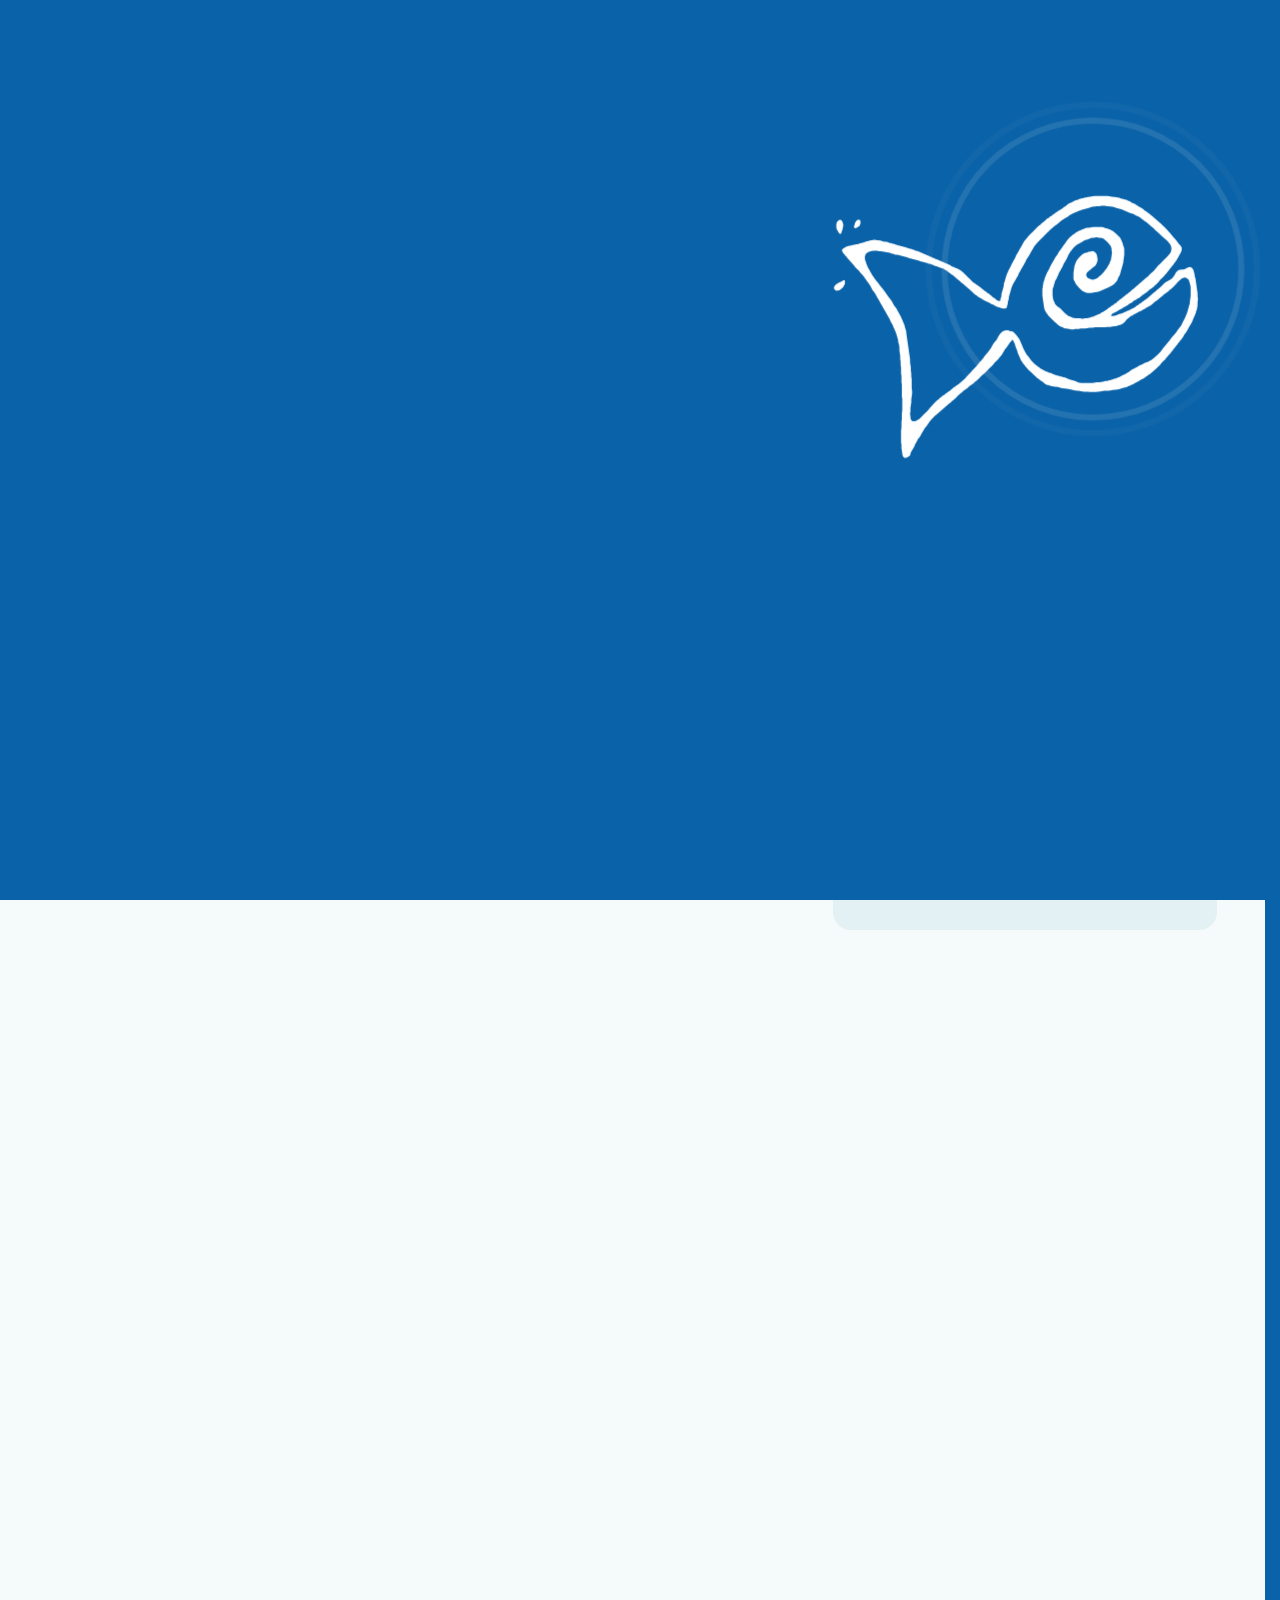
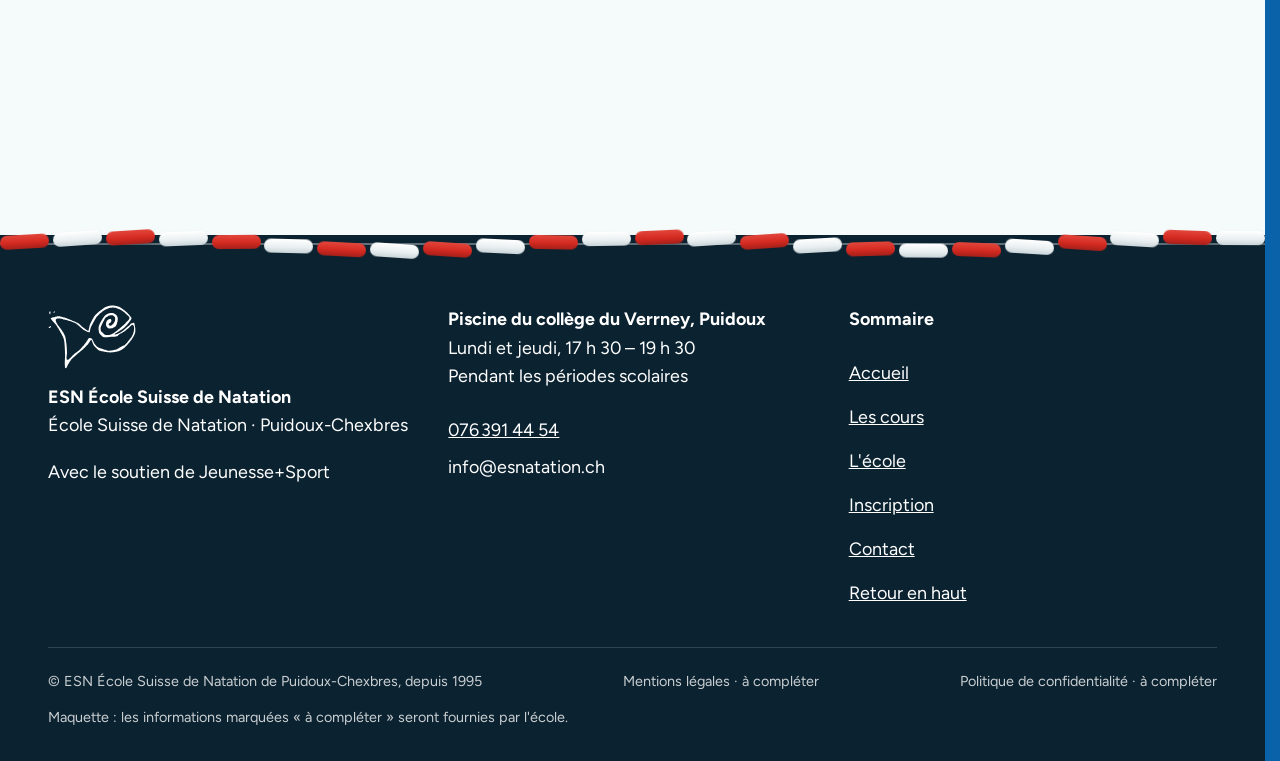
<file: inscription.html>
<!doctype html>
<html lang="fr" data-v="2" data-curseur>
<head>
<meta charset="utf-8">
<meta name="viewport" content="width=device-width, initial-scale=1, viewport-fit=cover">
<title>Demande d&#39;inscription · ESN École Suisse de Natation</title>
<meta name="description" content="Demandez une place pour votre enfant en trois étapes : son groupe, le jour et le cycle, vos coordonnées. L&#39;école confirme chaque inscription.">
<meta name="robots" content="noindex, nofollow">
<link rel="canonical" href="https://esnatation-maquette.vercel.app/inscription">
<style>:root{--fond:#F5FAFB;--texte:#0B2230;--voile-fond:#0A62A8;--ouverture-fond:#0A62A8;--menu-fond:#F5FAFB}:root { --entete-h: 72px; --barres-h: 0px; } html { background: var(--fond); color: var(--texte); scrollbar-gutter: stable; } body { margin: 0; background: var(--fond); } html.js:not(.secours):not([data-arrivee="retour"]) [data-anime] { opacity: 0; } html.js:not(.secours):not([data-arrivee="retour"]) [data-anime].vu { opacity: 1; } [data-voile] { position: fixed; inset: 0; z-index: 900; background: var(--voile-fond); transform: translateY(100%); visibility: hidden; pointer-events: none; } html[data-arrivee="voile"]:not(.voile-leve):not(.secours) [data-voile] { transform: none; visibility: visible; } html.secours [data-voile] { visibility: hidden !important; } .ouverture-panneau { position: fixed; inset: 0; z-index: 850; display: none; place-content: center; justify-items: center; background: var(--ouverture-fond, var(--voile-fond)); color: var(--fond); text-align: center; } html.js[data-arrivee="intro"]:not(.secours):not(.intro-finie) .ouverture-panneau { display: grid; } html.defilement-bloque, html.defilement-bloque body, html.js[data-arrivee="intro"]:not(.secours):not(.intro-finie), html.js[data-arrivee="intro"]:not(.secours):not(.intro-finie) body, html[data-arrivee="voile"]:not(.voile-leve):not(.secours), html[data-arrivee="voile"]:not(.voile-leve):not(.secours) body { overflow: hidden; } html.js[data-arrivee="intro"]:not(.secours):not(.intro-finie) { background-color: var(--ouverture-fond, var(--voile-fond)); } html[data-arrivee="voile"]:not(.voile-leve):not(.secours) { background-color: var(--voile-fond); }</style>
<script>(function () {
var d = document.documentElement, ss = null, ls = null;
try { ss = window.sessionStorage; ls = window.localStorage; } catch (e) {}
d.classList.add('js');
var nav = performance.getEntriesByType ? performance.getEntriesByType('navigation')[0] : null;
var type = nav ? nav.type : 'navigate';
var depart = null;
try { depart = JSON.parse(ss.getItem('socle:depart') || 'null'); ss.removeItem('socle:depart'); } catch (e) {}
if (depart && !(Date.now() - depart.t < 15000)) depart = null;
var mode = type === 'back_forward' ? 'retour' : type === 'reload' ? 'intro' : depart ? 'voile' : 'intro';
d.setAttribute('data-arrivee', mode);
if (mode === 'voile' && depart.couleur) d.style.setProperty('--voile-fond', depart.couleur);
if (type === 'reload' && 'scrollRestoration' in history) {
history.scrollRestoration = 'manual';
}
try {
var choisie = ls && ls.getItem('socle:langue');
var langue = (d.lang || '').slice(0, 2);
if (choisie && choisie !== langue && type === 'navigate' && !depart) {
var alt = document.querySelector('link[rel="alternate"][hreflang="' + choisie + '"]');
if (alt) location.replace(new URL(alt.href).pathname + location.search + location.hash);
}
} catch (e) {}
setTimeout(function () { if (!d.classList.contains('demarre')) d.classList.add('secours'); }, 2000);
})();</script>
<link rel="preload" href="/assets/fonts/unbounded.woff2" as="font" type="font/woff2" crossorigin>
<link rel="preload" href="/assets/fonts/figtree-400.woff2" as="font" type="font/woff2" crossorigin>
<link rel="stylesheet" href="/assets/css/socle.css?v=2">
<link rel="stylesheet" href="/assets/css/site.css?v=2">
<link rel="modulepreload" href="/assets/js/site.js?v=2">
<link rel="modulepreload" href="/assets/js/socle/index.js?v=2">
<script src="/assets/vendor/gsap.min.js" defer></script>
<script src="/assets/vendor/ScrollTrigger.min.js" defer></script>
<script src="/assets/vendor/SplitText.min.js" defer></script>
<script type="module" src="/assets/js/site.js?v=2"></script>
<meta name="theme-color" content="#F5FAFB">
<link rel="icon" href="/assets/images/favicon.svg" type="image/svg+xml">
<link rel="apple-touch-icon" href="/assets/images/apple-touch-icon.png">
<meta property="og:type" content="website">
<meta property="og:site_name" content="ESN École Suisse de Natation">
<meta property="og:locale" content="fr_FR">
<meta property="og:title" content="Demande d&#39;inscription · ESN École Suisse de Natation">
<meta property="og:description" content="Demandez une place pour votre enfant en trois étapes : son groupe, le jour et le cycle, vos coordonnées. L&#39;école confirme chaque inscription.">
<meta property="og:url" content="https://esnatation-maquette.vercel.app/inscription">
<meta property="og:image" content="https://esnatation-maquette.vercel.app/assets/partage/inscription-fr.jpg">
<meta property="og:image:width" content="1200">
<meta property="og:image:height" content="630">
<meta property="og:image:alt" content="Inscription à l&#39;ESN : sac de piscine prêt sur un banc">
<meta name="twitter:card" content="summary_large_image">
<script type="application/ld+json">{"@context":"https://schema.org","@type":"SportsActivityLocation","name":"ESN École Suisse de Natation de Puidoux-Chexbres","url":"https://esnatation-maquette.vercel.app/","telephone":"+41763914454","email":"info@esnatation.ch","foundingDate":"1995","address":{"@type":"PostalAddress","addressLocality":"Puidoux","addressRegion":"VD","addressCountry":"CH"},"description":"Cours de natation en groupe pour enfants dès 4 ans révolus, 12 enfants au maximum, à la piscine du collège du Verrney à Puidoux. Cycles de 10 leçons de 45 minutes pendant les périodes scolaires, avec le soutien de Jeunesse+Sport."}</script>
</head>
<body id="haut">
<div data-voile data-forme="iris" aria-hidden="true"><span class="voile-anneau"></span><span class="voile-anneau voile-anneau--2"></span><div class="voile-contenu"><img src="/assets/images/logo-clair.svg" alt="" width="84" height="61"><span data-voile-libelle>Inscription</span></div></div>
<div class="ouverture-panneau" data-ouverture aria-hidden="true">
  <div class="ouverture-poisson" data-ouverture-objet>
    <svg viewBox="0 0 898 649" aria-hidden="true"><path class="poisson-trait" fill-rule="evenodd" d="M29 212C28 212 26 214 24 215C22 216 21 216 19 217C17 218 16 219 14 220C12 221 10 222 9 224C8 226 7 228 7 229C7 230 9 232 10 233C11 234 13 233 15 233C17 233 18 232 20 231C22 230 24 228 25 227C26 226 27 224 28 222C29 220 30 219 30 217C30 215 30 213 30 212C30 211 30 212 29 212Z M18 65C16 66 15 68 14 70C13 72 13 73 13 75C13 77 13 78 13 80C13 82 13 83 14 85C15 87 16 88 17 90C18 92 20 95 21 95C22 95 22 92 22 91C22 90 24 88 24 86C24 84 25 83 25 81C25 79 26 78 26 76C26 74 26 73 25 71C24 69 24 67 23 66C22 65 20 64 18 65Z M64 64C63 64 62 66 61 67C60 68 60 69 59 70C58 71 58 72 58 73C58 74 57 75 57 76C57 77 56 78 56 79C56 80 56 81 57 81C58 81 59 80 60 80C61 80 62 79 63 78C64 77 65 77 66 76C67 75 67 74 67 73C67 72 68 71 68 70C68 69 68 68 68 67C68 66 68 64 67 64C66 64 65 64 64 64Z M644 6C642 6 639 7 637 7C635 7 632 8 630 8C628 8 625 8 623 9C621 10 618 10 616 11C614 12 611 11 609 12C607 13 604 14 602 15C600 16 597 16 595 17C593 18 590 20 588 21C586 22 583 23 581 24C579 25 576 27 574 29C572 31 569 32 567 34C565 36 562 38 560 39C558 40 555 42 553 43C551 44 548 46 546 48C544 50 541 51 539 53C537 55 534 56 532 58C530 60 527 61 525 63C523 65 520 67 518 69C516 71 513 73 511 75C509 77 506 79 504 81C502 83 499 86 497 88C495 90 493 92 491 94C489 96 486 99 484 101C482 103 480 106 478 108C476 110 474 113 472 115C470 117 469 120 468 122C467 124 465 127 464 129C463 131 461 134 460 136C459 138 457 141 456 143C455 145 453 148 452 150C451 152 450 155 449 157C448 159 446 162 445 164C444 166 442 169 441 171C440 173 439 176 438 178C437 180 435 183 434 185C433 187 432 190 431 192C430 194 429 197 428 199C427 201 427 204 426 206C425 208 425 211 424 213C423 215 422 218 422 220C422 222 422 225 421 227C420 229 420 232 419 234C418 236 418 239 417 241C416 243 416 246 416 248C416 250 415 253 414 255C413 257 414 261 412 262C410 263 407 263 405 262C403 261 400 259 398 257C396 255 393 254 391 252C389 250 386 248 384 246C382 244 379 243 377 241C375 239 372 238 370 236C368 234 365 232 363 230C361 228 358 227 356 225C354 223 351 222 349 220C347 218 344 217 342 215C340 213 337 210 335 208C333 206 330 203 328 201C326 199 323 196 321 194C319 192 316 190 314 188C312 186 309 185 307 184C305 183 302 182 300 181C298 180 295 179 293 178C291 177 288 175 286 174C284 173 281 172 279 171C277 170 274 169 272 168C270 167 267 166 265 165C263 164 260 163 258 162C256 161 253 160 251 159C249 158 246 157 244 156C242 155 239 154 237 153C235 152 232 151 230 150C228 149 225 148 223 147C221 146 218 145 216 144C214 143 211 142 209 141C207 140 204 140 202 139C200 138 197 137 195 136C193 135 190 135 188 134C186 133 183 133 181 132C179 131 176 131 174 130C172 129 169 129 167 128C165 127 162 127 160 126C158 125 155 125 153 124C151 123 148 123 146 122C144 121 141 121 139 120C137 119 134 118 132 118C130 118 127 118 125 117C123 116 120 116 118 115C116 114 113 114 111 114C109 114 106 113 104 113C102 113 99 114 97 114C95 114 92 115 90 116C88 117 85 117 83 118C81 119 78 119 76 120C74 121 71 121 69 122C67 123 64 124 62 124C60 124 57 124 55 125C53 126 50 126 48 127C46 128 43 127 41 128C39 129 36 130 34 131C32 132 28 134 27 136C26 138 28 141 30 143C32 145 34 148 36 150C38 152 40 155 42 157C44 159 46 162 48 164C50 166 52 169 54 171C56 173 58 176 60 178C62 180 65 183 67 185C69 187 71 190 73 192C75 194 77 197 79 199C81 201 82 204 84 206C86 208 87 211 89 213C91 215 92 218 94 220C96 222 97 225 98 227C99 229 100 232 102 234C104 236 106 239 107 241C108 243 110 246 111 248C112 250 114 253 115 255C116 257 118 260 119 262C120 264 122 267 123 269C124 271 126 274 127 276C128 278 130 281 131 283C132 285 134 288 135 290C136 292 138 295 139 297C140 299 142 302 143 304C144 306 145 309 146 311C147 313 149 316 150 318C151 320 152 323 153 325C154 327 155 330 156 332C157 334 158 337 159 339C160 341 160 344 161 346C162 348 162 351 163 353C164 355 164 358 164 360C164 362 166 365 166 367C166 369 167 372 167 374C167 376 167 379 167 381C167 383 168 386 168 388C168 390 169 393 169 395C169 397 169 400 169 402C169 404 170 407 170 409C170 411 170 414 170 416C170 418 171 421 171 423C171 425 171 428 171 430C171 432 171 435 171 437C171 439 172 442 172 444C172 446 172 449 172 451C172 453 172 456 172 458C172 460 173 463 173 465C173 467 173 470 173 472C173 474 173 477 173 479C173 481 173 484 173 486C173 488 173 491 173 493C173 495 174 498 174 500C174 502 174 505 174 507C174 509 174 512 174 514C174 516 174 519 174 521C174 523 174 526 174 528C174 530 173 533 173 535C173 537 173 540 173 542C173 544 173 547 173 549C173 551 172 554 172 556C172 558 172 561 172 563C172 565 172 568 172 570C172 572 171 575 171 577C171 579 171 582 171 584C171 586 171 589 171 591C171 593 171 596 171 598C171 600 171 603 171 605C171 607 172 610 172 612C172 614 172 617 172 619C172 621 173 624 173 626C173 628 174 631 174 633C174 635 175 639 176 640C177 641 180 642 182 641C184 640 188 639 189 637C190 635 190 632 191 630C192 628 194 625 195 623C196 621 198 618 199 616C200 614 201 611 202 609C203 607 205 604 206 602C207 600 208 597 210 595C212 593 214 590 215 588C216 586 218 583 219 581C220 579 222 576 223 574C224 572 226 569 228 567C230 565 231 562 233 560C235 558 236 555 238 553C240 551 242 548 244 546C246 544 249 541 251 539C253 537 256 535 258 533C260 531 263 529 265 527C267 525 270 523 272 521C274 519 277 517 279 515C281 513 284 511 286 509C288 507 291 505 293 503C295 501 298 499 300 497C302 495 305 492 307 490C309 488 312 486 314 484C316 482 319 480 321 478C323 476 326 475 328 473C330 471 333 469 335 467C337 465 340 464 342 462C344 460 347 458 349 456C351 454 354 452 356 450C358 448 361 445 363 443C365 441 368 439 370 437C372 435 375 432 377 430C379 428 382 425 384 423C386 421 389 418 391 416C393 414 395 411 397 409C399 407 402 404 404 402C406 400 408 397 410 395C412 393 414 390 415 388C416 386 418 383 419 381C420 379 422 376 424 374C426 372 427 369 429 367C431 365 432 362 434 360C436 358 439 353 441 353C443 353 445 357 446 359C447 361 448 364 449 366C450 368 450 371 451 373C452 375 453 378 454 380C455 382 455 385 456 387C457 389 458 392 459 394C460 396 461 399 462 401C463 403 464 406 466 408C468 410 469 413 471 415C473 417 475 420 477 422C479 424 481 427 483 429C485 431 488 433 490 435C492 437 495 440 497 442C499 444 502 446 504 448C506 450 509 451 511 453C513 455 516 456 518 458C520 460 523 462 525 463C527 464 530 464 532 465C534 466 537 466 539 467C541 468 544 468 546 468C548 468 551 468 553 469C555 470 558 470 560 471C562 472 565 472 567 472C569 472 572 473 574 473C576 473 579 474 581 474C583 474 586 476 588 476C590 476 593 477 595 477C597 477 600 478 602 478C604 478 607 479 609 479C611 479 614 480 616 480C618 480 621 480 623 480C625 480 628 481 630 481C632 481 635 481 637 481C639 481 642 481 644 481C646 481 649 480 651 480C653 480 656 479 658 479C660 479 663 478 665 478C667 478 670 478 672 478C674 478 677 477 679 477C681 477 684 476 686 476C688 476 691 475 693 475C695 475 698 474 700 474C702 474 705 473 707 472C709 471 712 471 714 470C716 469 719 469 721 468C723 467 726 466 728 465C730 464 733 463 735 462C737 461 740 459 742 458C744 457 747 455 749 454C751 453 754 451 756 450C758 449 761 448 763 446C765 444 768 443 770 441C772 439 775 438 777 436C779 434 782 432 784 430C786 428 789 426 791 424C793 422 796 419 798 417C800 415 802 412 804 410C806 408 809 405 811 403C813 401 815 398 817 396C819 394 821 391 823 389C825 387 827 384 829 382C831 380 832 377 834 375C836 373 838 370 840 368C842 366 843 363 845 361C847 359 849 356 851 354C853 352 854 349 856 347C858 345 858 342 860 340C862 338 864 335 865 333C866 331 868 328 869 326C870 324 872 321 873 319C874 317 876 314 877 312C878 310 879 307 880 305C881 303 882 300 883 298C884 296 885 293 886 291C887 289 887 286 888 284C889 282 890 279 890 277C890 275 891 272 891 270C891 268 891 265 891 263C891 261 892 258 892 256C892 254 891 251 891 249C891 247 891 244 891 242C891 240 890 237 890 235C890 233 889 230 889 228C889 226 888 223 888 221C888 219 887 216 887 214C887 212 886 209 886 207C886 205 884 202 884 200C884 198 884 195 883 193C882 191 882 188 881 186C880 184 878 181 876 180C874 179 871 180 869 181C867 182 864 184 862 185C860 186 857 186 855 186C853 186 850 186 848 187C846 188 844 190 842 192C840 194 840 197 838 199C836 201 835 204 833 206C831 208 828 210 826 211C824 212 821 214 819 215C817 216 814 218 812 220C810 222 808 224 806 226C804 228 801 230 799 232C797 234 794 236 792 238C790 240 787 242 785 244C783 246 780 248 778 250C776 252 773 254 771 256C769 258 766 259 764 261C762 263 759 264 757 266C755 268 752 269 750 271C748 273 745 274 743 276C741 278 738 279 736 280C734 281 731 283 729 284C727 285 724 286 722 287C720 288 717 289 715 290C713 291 710 292 708 293C706 294 703 294 701 295C699 296 696 297 694 298C692 299 689 299 687 299C685 299 681 299 680 298C679 297 681 293 683 291C685 289 688 288 690 287C692 286 695 284 697 283C699 282 702 280 704 279C706 278 709 276 711 275C713 274 716 272 718 271C720 270 723 268 725 266C727 264 730 264 732 262C734 260 737 258 739 257C741 256 744 254 746 253C748 252 751 250 753 248C755 246 758 245 760 243C762 241 765 240 767 238C769 236 772 234 774 232C776 230 779 229 781 227C783 225 786 223 788 221C790 219 793 216 795 214C797 212 799 209 801 207C803 205 806 202 808 200C810 198 812 195 814 193C816 191 818 188 820 186C822 184 823 181 825 179C827 177 829 174 831 172C833 170 834 167 836 165C838 163 840 160 841 158C842 156 844 153 845 151C846 149 848 146 849 144C850 142 852 139 852 137C852 135 853 132 852 130C851 128 848 125 846 123C844 121 843 118 841 116C839 114 837 111 835 109C833 107 831 104 829 102C827 100 825 97 823 95C821 93 819 90 817 88C815 86 812 83 810 81C808 79 805 76 803 74C801 72 798 70 796 68C794 66 791 64 789 62C787 60 784 58 782 56C780 54 777 52 775 50C773 48 770 47 768 45C766 43 763 42 761 40C759 38 756 36 754 35C752 34 749 32 747 31C745 30 742 27 740 26C738 25 735 24 733 23C731 22 728 20 726 19C724 18 721 17 719 16C717 15 714 15 712 14C710 13 707 13 705 12C703 11 700 10 698 10C696 10 693 9 691 9C689 9 686 8 684 8C682 8 679 7 677 7C675 7 672 6 670 6C668 6 665 6 663 6C661 6 658 6 656 6C654 6 651 6 649 6C647 6 646 6 644 6Z M652 27C654 27 657 26 659 26C661 26 664 26 666 26C668 26 671 27 673 27C675 27 678 28 680 28C682 28 685 28 687 29C689 30 692 30 694 31C696 32 699 32 701 33C703 34 706 34 708 35C710 36 713 37 715 38C717 39 720 40 722 41C724 42 727 43 729 44C731 45 734 45 736 46C738 47 741 49 743 50C745 51 748 52 750 53C752 54 755 56 757 58C759 60 762 61 764 63C766 65 769 66 771 68C773 70 776 72 778 74C780 76 783 78 785 80C787 82 790 85 792 87C794 89 797 91 799 93C801 95 804 98 806 100C808 102 811 104 813 106C815 108 818 110 820 112C822 114 824 117 826 119C828 121 829 124 830 126C831 128 831 131 831 133C831 135 831 138 830 140C829 142 828 145 826 147C824 149 822 152 820 154C818 156 815 159 813 161C811 163 808 166 806 168C804 170 801 173 799 175C797 177 795 180 793 182C791 184 789 187 787 189C785 191 782 193 780 195C778 197 775 200 773 202C771 204 768 206 766 208C764 210 761 212 759 214C757 216 754 218 752 220C750 222 747 224 745 226C743 228 740 230 738 232C736 234 733 236 731 238C729 240 726 242 724 244C722 246 719 247 717 249C715 251 712 253 710 255C708 257 705 258 703 260C701 262 698 264 696 266C694 268 691 269 689 271C687 273 684 274 682 276C680 278 677 279 675 281C673 283 670 284 668 286C666 288 663 289 661 290C659 291 656 293 654 294C652 295 649 296 647 297C645 298 642 299 640 300C638 301 635 301 633 302C631 303 628 304 626 304C624 304 621 305 619 305C617 305 614 306 612 306C610 306 607 305 605 305C603 305 600 305 598 305C596 305 593 304 591 304C589 304 586 303 584 302C582 301 579 300 577 299C575 298 572 296 570 294C568 292 565 289 563 287C561 285 558 282 556 280C554 278 551 277 549 275C547 273 544 270 543 268C542 266 541 263 540 261C539 259 538 256 538 254C538 252 537 249 537 247C537 245 537 242 537 240C537 238 537 235 537 233C537 231 538 228 539 226C540 224 540 221 541 219C542 217 542 214 543 212C544 210 546 207 547 205C548 203 549 200 550 198C551 196 552 193 553 191C554 189 556 186 557 184C558 182 560 179 561 177C562 175 563 172 564 170C565 168 567 165 568 163C569 161 571 158 572 156C573 154 574 151 575 149C576 147 578 144 579 142C580 140 582 137 584 135C586 133 588 130 590 128C592 126 595 124 597 122C599 120 602 119 604 118C606 117 609 115 611 114C613 113 616 111 618 110C620 109 623 109 625 108C627 107 630 106 632 105C634 104 637 104 639 104C641 104 644 103 646 103C648 103 651 104 653 104C655 104 658 104 660 105C662 106 665 107 667 109C669 111 672 113 674 115C676 117 678 120 680 122C682 124 683 127 684 129C685 131 685 134 685 136C685 138 686 141 686 143C686 145 685 148 685 150C685 152 684 155 684 157C684 159 683 162 682 164C681 166 680 169 679 171C678 173 676 176 675 178C674 180 672 183 670 185C668 187 667 190 665 192C663 194 660 197 658 199C656 201 653 203 651 205C649 207 646 208 644 209C642 210 639 211 637 211C635 211 632 210 630 209C628 208 625 207 623 205C621 203 619 200 619 198C619 196 620 193 621 191C622 189 625 187 627 185C629 183 632 181 634 179C636 177 639 176 641 174C643 172 644 169 645 167C646 165 647 162 647 160C647 158 646 155 646 153C646 151 645 148 644 146C643 144 640 142 638 141C636 140 633 142 631 142C629 142 626 143 624 144C622 145 619 145 617 146C615 147 612 149 610 151C608 153 606 155 604 157C602 159 600 162 599 164C598 166 597 169 596 171C595 173 594 176 594 178C594 180 593 183 593 185C593 187 592 190 592 192C592 194 592 197 592 199C592 201 592 204 592 206C592 208 594 211 595 213C596 215 597 218 599 220C601 222 603 225 605 227C607 229 609 231 611 233C613 235 616 236 618 237C620 238 623 239 625 239C627 239 630 239 632 239C634 239 637 238 639 238C641 238 644 238 646 237C648 236 651 236 653 235C655 234 658 233 660 232C662 231 665 230 667 229C669 228 672 227 674 226C676 225 679 223 681 222C683 221 686 220 688 218C690 216 692 213 694 211C696 209 696 206 697 204C698 202 700 199 701 197C702 195 702 192 703 190C704 188 704 185 705 183C706 181 706 178 707 176C708 174 708 171 709 169C710 167 710 164 710 162C710 160 711 157 711 155C711 153 712 150 712 148C712 146 712 143 712 141C712 139 712 136 712 134C712 132 711 129 710 127C709 125 709 122 708 120C707 118 706 115 705 113C704 111 703 108 701 106C699 104 696 101 694 99C692 97 689 95 687 93C685 91 682 90 680 89C678 88 675 87 673 86C671 85 668 85 666 84C664 83 661 82 659 82C657 82 654 82 652 82C650 82 647 82 645 82C643 82 640 82 638 82C636 82 633 83 631 83C629 83 626 84 624 84C622 84 619 85 617 86C615 87 612 88 610 89C608 90 605 91 603 92C601 93 598 94 596 96C594 98 591 99 589 101C587 103 584 105 582 107C580 109 578 112 576 114C574 116 573 119 571 121C569 123 568 126 566 128C564 130 563 133 561 135C559 137 558 140 556 142C554 144 554 147 552 149C550 151 548 154 547 156C546 158 544 161 543 163C542 165 540 168 539 170C538 172 536 175 535 177C534 179 533 182 532 184C531 186 529 189 528 191C527 193 526 196 525 198C524 200 523 203 522 205C521 207 521 210 520 212C519 214 518 217 518 219C518 221 517 224 517 226C517 228 516 231 516 233C516 235 516 238 516 240C516 242 516 245 516 247C516 249 517 252 517 254C517 256 518 259 518 261C518 263 519 266 519 268C519 270 520 273 520 275C520 277 521 280 522 282C523 284 524 287 526 289C528 291 529 294 531 296C533 298 536 301 538 303C540 305 543 308 545 310C547 312 550 314 552 316C554 318 557 320 559 321C561 322 564 323 566 324C568 325 571 326 573 326C575 326 578 327 580 327C582 327 585 328 587 328C589 328 592 327 594 327C596 327 599 327 601 327C603 327 606 326 608 326C610 326 613 326 615 326C617 326 620 325 622 325C624 325 627 324 629 324C631 324 634 324 636 324C638 324 641 323 643 323C645 323 648 323 650 323C652 323 655 323 657 323C659 323 662 323 664 323C666 323 669 322 671 322C673 322 676 322 678 322C680 322 683 321 685 321C687 321 690 320 692 320C694 320 697 319 699 318C701 317 704 317 706 316C708 315 711 313 713 311C715 309 717 306 719 304C721 302 724 300 726 298C728 296 731 295 733 294C735 293 738 291 740 290C742 289 745 287 747 286C749 285 752 284 754 283C756 282 759 280 761 279C763 278 766 276 768 275C770 274 773 272 775 271C777 270 780 268 782 266C784 264 787 262 789 260C791 258 794 257 796 255C798 253 801 251 803 249C805 247 808 245 810 243C812 241 815 240 817 238C819 236 822 234 824 232C826 230 829 228 831 226C833 224 836 221 838 219C840 217 842 214 844 212C846 210 849 208 851 206C853 204 856 203 858 202C860 201 863 201 865 202C867 203 870 205 872 207C874 209 874 212 875 214C876 216 876 219 877 221C878 223 878 226 878 228C878 230 878 233 878 235C878 237 878 240 878 242C878 244 878 247 878 249C878 251 877 254 877 256C877 258 876 261 876 263C876 265 876 268 875 270C874 272 874 275 873 277C872 279 872 282 871 284C870 286 870 289 869 291C868 293 867 296 866 298C865 300 864 303 863 305C862 307 860 310 859 312C858 314 857 317 856 319C855 321 853 324 851 326C849 328 848 331 846 333C844 335 843 338 841 340C839 342 837 345 835 347C833 349 831 352 829 354C827 356 826 359 824 361C822 363 820 366 818 368C816 370 814 373 812 375C810 377 809 380 807 382C805 384 803 387 801 389C799 391 796 394 794 396C792 398 789 400 787 402C785 404 782 406 780 407C778 408 775 410 773 411C771 412 768 412 766 413C764 414 761 416 759 417C757 418 754 419 752 420C750 421 747 423 745 424C743 425 740 427 738 428C736 429 733 430 731 432C729 434 726 436 724 437C722 438 719 440 717 441C715 442 712 443 710 444C708 445 705 447 703 448C701 449 698 450 696 451C694 452 691 452 689 453C687 454 684 454 682 455C680 456 677 456 675 457C673 458 670 458 668 458C666 458 663 460 661 460C659 460 656 461 654 461C652 461 649 461 647 461C645 461 642 462 640 462C638 462 635 463 633 463C631 463 628 463 626 463C624 463 621 463 619 463C617 463 614 463 612 463C610 463 607 462 605 462C603 462 600 461 598 460C596 459 593 458 591 457C589 456 586 456 584 455C582 454 579 454 577 453C575 452 572 451 570 450C568 449 565 449 563 448C561 447 558 447 556 446C554 445 551 445 549 444C547 443 544 443 542 442C540 441 537 440 535 439C533 438 530 438 528 437C526 436 523 435 521 434C519 433 516 431 514 430C512 429 509 428 507 426C505 424 502 423 500 421C498 419 495 417 493 415C491 413 488 410 486 408C484 406 483 403 481 401C479 399 477 396 475 394C473 392 472 389 471 387C470 385 468 382 467 380C466 378 465 375 464 373C463 371 462 368 461 366C460 364 459 361 458 359C457 357 456 354 454 352C452 350 451 347 449 345C447 343 444 340 442 338C440 336 437 337 435 336C433 335 430 334 428 334C426 334 423 334 421 335C419 336 416 338 414 340C412 342 410 345 409 347C408 349 406 352 405 354C404 356 402 359 400 361C398 363 396 366 395 368C394 370 392 373 391 375C390 377 388 380 386 382C384 384 383 387 381 389C379 391 377 394 375 396C373 398 372 401 370 403C368 405 366 408 364 410C362 412 360 415 358 417C356 419 354 422 352 424C350 426 347 429 345 431C343 433 341 436 339 438C337 440 334 443 332 445C330 447 328 450 326 452C324 454 321 456 319 458C317 460 314 462 312 464C310 466 307 467 305 469C303 471 300 472 298 474C296 476 293 478 291 480C289 482 286 483 284 485C282 487 279 488 277 490C275 492 272 493 270 495C268 497 265 499 263 501C261 503 258 505 256 507C254 509 251 512 249 514C247 516 245 519 243 521C241 523 239 526 237 528C235 530 233 532 231 534C229 536 226 539 224 541C222 543 219 546 217 548C215 550 212 552 210 553C208 554 205 556 203 556C201 556 198 557 196 556C194 555 192 552 191 550C190 548 190 545 190 543C190 541 189 538 189 536C189 534 190 531 190 529C190 527 190 524 190 522C190 520 191 517 191 515C191 513 192 510 192 508C192 506 192 503 192 501C192 499 193 496 193 494C193 492 194 489 194 487C194 485 194 482 194 480C194 478 193 475 193 473C193 471 193 468 193 466C193 464 193 461 193 459C193 457 193 454 193 452C193 450 192 447 192 445C192 443 192 440 192 438C192 436 191 433 191 431C191 429 191 426 191 424C191 422 190 419 190 417C190 415 189 412 189 410C189 408 189 405 189 403C189 401 188 398 188 396C188 394 187 391 187 389C187 387 186 384 186 382C186 380 185 377 185 375C185 373 184 370 184 368C184 366 183 363 183 361C183 359 182 356 182 354C182 352 181 349 181 347C181 345 180 342 180 340C180 338 180 335 179 333C178 331 178 328 177 326C176 324 176 321 175 319C174 317 173 314 172 312C171 310 170 307 169 305C168 303 167 300 166 298C165 296 163 293 162 291C161 289 159 286 158 284C157 282 156 279 154 277C152 275 150 272 149 270C148 268 146 265 145 263C144 261 142 258 140 256C138 254 137 251 135 249C133 247 132 244 130 242C128 240 127 237 125 235C123 233 121 230 119 228C117 226 116 223 114 221C112 219 110 216 108 214C106 212 105 209 103 207C101 205 100 202 98 200C96 198 95 195 94 193C93 191 91 188 90 186C89 184 87 181 86 179C85 177 84 174 83 172C82 170 82 167 81 165C80 163 79 160 79 158C79 156 78 153 79 151C80 149 80 146 82 144C84 142 87 140 89 139C91 138 94 138 96 137C98 136 101 136 103 136C105 136 108 136 110 136C112 136 115 137 117 137C119 137 122 138 124 138C126 138 129 139 131 139C133 139 136 140 138 140C140 140 143 141 145 142C147 143 150 143 152 144C154 145 157 146 159 146C161 146 164 146 166 147C168 148 171 148 173 149C175 150 178 150 180 151C182 152 185 152 187 153C189 154 192 154 194 155C196 156 199 156 201 157C203 158 206 158 208 159C210 160 213 160 215 161C217 162 220 162 222 163C224 164 227 164 229 165C231 166 234 166 236 167C238 168 241 168 243 169C245 170 248 171 250 172C252 173 255 173 257 174C259 175 262 176 264 177C266 178 269 178 271 179C273 180 276 182 278 183C280 184 283 186 285 188C287 190 290 191 292 193C294 195 297 196 299 198C301 200 304 202 306 204C308 206 311 208 313 210C315 212 318 214 320 216C322 218 325 220 327 222C329 224 332 226 334 228C336 230 339 232 341 234C343 236 346 239 348 241C350 243 353 244 355 246C357 248 360 250 362 251C364 252 367 254 369 255C371 256 374 258 376 259C378 260 381 261 383 262C385 263 388 265 390 266C392 267 395 268 397 269C399 270 402 272 404 273C406 274 409 274 411 275C413 276 416 277 418 277C420 277 424 277 425 276C426 275 426 271 427 269C428 267 428 264 428 262C428 260 430 257 430 255C430 253 430 250 431 248C432 246 432 243 433 241C434 239 434 236 435 234C436 232 436 229 437 227C438 225 439 222 440 220C441 218 443 215 444 213C445 211 447 208 448 206C449 204 451 201 452 199C453 197 454 194 455 192C456 190 458 187 459 185C460 183 462 180 463 178C464 176 466 173 467 171C468 169 470 166 471 164C472 162 473 159 474 157C475 155 478 152 479 150C480 148 482 145 483 143C484 141 486 138 487 136C488 134 490 131 491 129C492 127 494 124 496 122C498 120 500 117 502 115C504 113 507 110 509 108C511 106 514 103 516 101C518 99 521 96 523 94C525 92 528 89 530 87C532 85 535 83 537 81C539 79 542 77 544 75C546 73 549 72 551 70C553 68 556 66 558 64C560 62 563 60 565 59C567 58 570 56 572 55C574 54 577 52 579 50C581 48 584 47 586 46C588 45 591 44 593 43C595 42 598 41 600 40C602 39 605 38 607 37C609 36 612 36 614 35C616 34 619 34 621 33C623 32 626 32 628 31C630 30 633 30 635 29C637 28 640 28 642 28C644 28 647 27 649 27C651 27 650 27 652 27Z"/></svg>
    <span class="ouverture-rond"></span><span class="ouverture-rond ouverture-rond--2"></span><span class="ouverture-rond ouverture-rond--3"></span>
    <span class="ouverture-goutte"></span><span class="ouverture-goutte ouverture-goutte--2"></span>
  </div>
  <p class="ouverture-nom">ESN</p>
  <p class="ouverture-ligne">École Suisse de Natation · Puidoux-Chexbres</p>
</div>
<a class="evitement" href="#contenu">Aller au contenu</a>
<header data-entete>
  <div class="entete-rangee">
    <a class="entete-logo" href="/" data-libelle="Accueil" aria-label="ESN École Suisse de Natation, accueil">
      <img src="/assets/images/logo.svg" alt="" width="52" height="38"><span class="marque"><b>ESN</b><small>École Suisse de Natation</small></span>
    </a>
    <nav data-nav aria-label="Navigation principale">
      <ul><li><a href="/cours" data-libelle="Les cours">Les cours</a></li><li><a href="/ecole" data-libelle="L&#39;école">L&#39;école</a></li><li><a href="/contact" data-libelle="Contact">Contact</a></li></ul>
    </nav>
    <div class="entete-actions">
      <a class="bouton" href="/inscription" data-libelle="Inscription">S&#39;inscrire</a>
      <button type="button" data-menu-bouton aria-controls="menu" aria-expanded="false" data-libelle-ouvrir="Menu" data-libelle-fermer="Fermer"><span data-libelle-bouton>Menu</span></button>
      <a class="menu-sansjs" href="#menu" data-menu-lien>Menu</a>
    </div>
  </div>
</header>
<script>/* Avant le premier affichage : rangées de la navigation (même règle que ajusterNav dans assets/js/socle/entete.js)
   et hauteur réelle de l'en-tête, pour que rien ne saute quand le JavaScript du site prend la main. */
(function () {
  var h = document.documentElement, u = document.querySelector('[data-nav] ul'), e = document.querySelector('[data-entete]');
  if (u) {
    var deborde = function () { return u.scrollWidth > u.clientWidth + 1; }, c = deborde();
    if (c && window.matchMedia('(min-width: 900px)').matches) {
      h.classList.add('nav-deux-rangees'); c = deborde();
      if (c) { h.classList.add('nav-deux-lignes'); var a = u.querySelector('a'); c = !a || u.getBoundingClientRect().height > a.getBoundingClientRect().height * 2.5; }
      if (c) h.classList.remove('nav-deux-rangees', 'nav-deux-lignes');
    }
    if (c) h.classList.add('nav-compacte');
  }
  if (e) h.style.setProperty('--entete-h', Math.round(e.getBoundingClientRect().height) + 'px');
})();</script>
<span id="menu-ferme" aria-hidden="true"></span>
<div id="menu" data-menu role="dialog" aria-modal="true" aria-label="Menu">
  <p class="menu-sansjs-fermer"><a href="#menu-ferme">Fermer</a></p>
  <ul><li style="--i:0"><a href="/" class="menu-lien" data-libelle="Accueil">Accueil</a></li><li style="--i:1"><a href="/cours" class="menu-lien" data-libelle="Les cours">Les cours</a></li><li style="--i:2"><a href="/ecole" class="menu-lien" data-libelle="L&#39;école">L&#39;école</a></li><li style="--i:3"><a href="/inscription" class="menu-lien" data-libelle="Inscription" aria-current="page">Inscription</a></li><li style="--i:4"><a href="/contact" class="menu-lien" data-libelle="Contact">Contact</a></li></ul>
  <p><a class="bouton" href="tel:+41763914454">Appeler 076 391 44 54</a></p>
</div>
<main id="contenu" tabindex="-1">
<section class="inscr" id="debut">
  <div class="conteneur inscr-grille">
      <div class="inscr-tete">
        <p class="surtitre masque-ecran-tres-bas" data-anime="gsap">Inscription</p>
        <h1 class="titre-page" data-anime="gsap"><span class="ligne-masque"><span class="titre-ligne">Une place pour votre enfant.</span></span></h1>
        <p class="intro" data-anime="gsap">Trois étapes, deux minutes. L&#39;école confirme chaque inscription avant le premier cours.</p>
        <p class="hero-actions" data-anime="gsap"><a class="bouton" href="#formulaire" data-action-principale data-sans-transition>Continuer</a></p>
        <p class="hero-info" data-info-cle data-anime="gsap"><span data-prochain data-modele="Prochain cycle : {prochain}">Prochain cycle : janvier – mars 2027</span></p>
        <p class="simule" data-anime="gsap">Maquette : rien n&#39;est envoyé, la demande est simulée.</p>
      </div>
    <aside class="inscr-aside">
      <figure class="media inscr-media" data-grok data-fx="zoom" data-iris-centre style="--cadrage:45% 62%;--cadrage-mobile:45% 65%">
  <picture>
    <img src="/assets/images/inscription-sac-1280.webp" srcset="/assets/images/inscription-sac-640.webp 640w, /assets/images/inscription-sac-1280.webp 1280w, /assets/images/inscription-sac-1920.webp 1920w" sizes="(max-width: 760px) 92vw, 30vw" alt="Sac de piscine prêt sur un banc : bonnet, lunettes et serviette" width="1280" height="1600" fetchpriority="high" loading="eager" decoding="async">
  </picture><figcaption class="mention-ia">Illustration générée</figcaption>
</figure>
      <div class="retenir">
        <h2>À retenir</h2>
        <ul><li>Lundi et jeudi, 17 h 30 – 19 h 30</li><li>Piscine du collège du Verrney, Puidoux</li><li>CHF 195.– les 10 leçons de 45 minutes</li></ul>
        <p>Venez à la piscine une fois l&#39;inscription confirmée : l&#39;école vous envoie le programme et le calendrier avant le premier cours.</p>
        <p>Vous préférez téléphoner ? <a href="tel:+41763914454">076 391 44 54</a></p>
      </div>
    </aside>
      <section class="fpe" data-module="formulaire-par-etapes" id="formulaire" aria-label="Inscription">
        <div class="fpe__carton" data-anime>
          <form class="fpe__form" novalidate action="#">
            <fieldset class="fpe__etape" data-etape="L&#39;enfant">
              <legend class="fpe__legende"><h2 class="fpe__titre" tabindex="-1">Pour qui est la place ?</h2></legend>
              <div class="fpe__champs">
                <div class="fpe__champ"><label for="i-prenom">Prénom de l&#39;enfant</label><input id="i-prenom" name="prenom" autocomplete="off" required data-libelle="Prénom de l&#39;enfant"></div>
                <div class="fpe__champ"><label for="i-age">Âge de l&#39;enfant</label><input id="i-age" name="age" type="number" inputmode="numeric" min="4" max="17" required aria-describedby="i-age-aide" data-libelle="Âge de l&#39;enfant" data-message="Dès 4 ans révolus."><small id="i-age-aide">Dès 4 ans révolus.</small></div>
              </div>
              <fieldset class="fpe__groupe fpe__cartes" data-libelle="Groupe souhaité">
                <legend class="fpe__groupe-titre">Groupe souhaité</legend>
                <label class="fpe__carte"><input type="radio" name="groupe" value="debutant" required><span class="fpe__icone" aria-hidden="true">1</span><span class="fpe__carte-titre">Débutant</span><span class="fpe__carte-texte">Level 1 · Découverte de l&#39;eau</span></label><label class="fpe__carte"><input type="radio" name="groupe" value="moyen" required><span class="fpe__icone" aria-hidden="true">2–3</span><span class="fpe__carte-titre">Moyen</span><span class="fpe__carte-texte">Level 2-3 · Motricité, profondeur</span></label><label class="fpe__carte"><input type="radio" name="groupe" value="avance-1" required><span class="fpe__icone" aria-hidden="true">4–6</span><span class="fpe__carte-titre">Avancé 1</span><span class="fpe__carte-texte">Level 4-5-6 · Technique dos et crawl</span></label><label class="fpe__carte"><input type="radio" name="groupe" value="avance-2" required><span class="fpe__icone" aria-hidden="true">7–8</span><span class="fpe__carte-titre">Avancé 2</span><span class="fpe__carte-texte">Level 7-8 · Crawl, dos et brasse</span></label><label class="fpe__carte"><input type="radio" name="groupe" value="expert" required><span class="fpe__icone" aria-hidden="true">9–10</span><span class="fpe__carte-titre">Expert</span><span class="fpe__carte-texte">Level 9-10 · Crawl, brasse et dauphin</span></label>
                <label class="fpe__carte"><input type="radio" name="groupe" value="a-choisir" required><span class="fpe__icone" aria-hidden="true">?</span><span class="fpe__carte-titre">Je ne sais pas encore</span><span class="fpe__carte-texte">L&#39;école vous aide à choisir</span></label>
              </fieldset>
            </fieldset>
            <fieldset class="fpe__etape" data-etape="Quand">
              <legend class="fpe__legende"><h2 class="fpe__titre" tabindex="-1">Quand souhaitez-vous venir ?</h2></legend>
              <fieldset class="fpe__groupe fpe__cartes" data-libelle="Jour">
                <legend class="fpe__groupe-titre">Jour</legend>
                <label class="fpe__carte"><input type="radio" name="jour" value="lundi" required><span class="fpe__icone" aria-hidden="true">L</span><span class="fpe__carte-titre">Lundi</span><span class="fpe__carte-texte">17 h 30 – 19 h 30</span></label>
                <label class="fpe__carte"><input type="radio" name="jour" value="jeudi" required><span class="fpe__icone" aria-hidden="true">J</span><span class="fpe__carte-titre">Jeudi</span><span class="fpe__carte-texte">17 h 30 – 19 h 30</span></label>
                <label class="fpe__carte"><input type="radio" name="jour" value="egal" required><span class="fpe__icone" aria-hidden="true">=</span><span class="fpe__carte-titre">Peu importe</span><span class="fpe__carte-texte">Selon les places</span></label>
              </fieldset>
              <fieldset class="fpe__groupe fpe__cartes" data-libelle="Cycle">
                <legend class="fpe__groupe-titre">Cycle</legend>
                <label class="fpe__carte"><input type="radio" name="cycle" value="automne-2026" required><span class="fpe__icone" aria-hidden="true">1</span><span class="fpe__carte-titre">Septembre – décembre 2026</span><span class="fpe__carte-texte">En cours</span></label><label class="fpe__carte"><input type="radio" name="cycle" value="hiver-2027" required checked><span class="fpe__icone" aria-hidden="true">2</span><span class="fpe__carte-titre">Janvier – mars 2027</span><span class="fpe__carte-texte">Prochain cycle</span></label><label class="fpe__carte"><input type="radio" name="cycle" value="printemps-2027" required><span class="fpe__icone" aria-hidden="true">3</span><span class="fpe__carte-titre">Avril – juin 2027</span><span class="fpe__carte-texte">Ensuite</span></label>
              </fieldset>
            </fieldset>
            <fieldset class="fpe__etape" data-etape="Contact">
              <legend class="fpe__legende"><h2 class="fpe__titre" tabindex="-1">Comment vous joindre ?</h2></legend>
              <div class="fpe__champs">
                <div class="fpe__champ"><label for="i-nom">Votre nom</label><input id="i-nom" name="nom" autocomplete="name" required data-libelle="Votre nom"></div>
                <div class="fpe__champ"><label for="i-email">E-mail</label><input id="i-email" name="email" type="email" autocomplete="email" required data-libelle="E-mail"></div>
                <div class="fpe__champ"><label for="i-tel">Téléphone</label><input id="i-tel" name="tel" type="tel" autocomplete="tel" required pattern="[0-9+ ().-]{9,}" data-libelle="Téléphone"></div>
                <div class="fpe__champ"><label for="i-message">Une remarque ? (facultatif)</label><textarea id="i-message" name="message" rows="3" data-libelle="Une remarque ? (facultatif)"></textarea></div>
              </div>
              <p class="fpe__note">Le numéro AVS de votre enfant vous sera demandé à la confirmation, pour le soutien de Jeunesse+Sport.</p>
              <label class="fpe__case"><input type="checkbox" name="accord" required data-hors-recap><span>J&#39;accepte que l&#39;école utilise ces données pour traiter ma demande.</span></label>
              <p class="mention-donnees">Vos données servent uniquement à traiter la demande d'inscription, selon la loi fédérale sur la protection des données (nLPD). <span class="a-completer">Politique de confidentialité · à compléter</span></p>
            </fieldset>
            <fieldset class="fpe__etape" data-etape="Résumé" data-recap>
              <legend class="fpe__legende"><h2 class="fpe__titre" tabindex="-1">Tout est juste ?</h2></legend>
              <div class="fpe__recap"></div>
            </fieldset>
            <div class="fpe__nav">
              <button type="button" class="bouton bouton--contour" data-precedent>Retour</button>
              <button type="button" class="bouton" data-suivant>Continuer</button>
              <button type="submit" class="bouton">Envoyer la demande</button>
            </div>
          </form>
          <div class="fpe__fin" hidden tabindex="-1">
            <div class="fin-eau" aria-hidden="true"><span class="fin-rond"></span><span class="fin-rond fin-rond--2"></span><img class="fin-poisson" src="/assets/images/logo.svg" alt="" width="120" height="87"></div>
            <h2>Demande prête.</h2>
            <p>Dans le vrai site, l&#39;école recevrait votre demande et vous confirmerait la place. Ici, rien n&#39;a été envoyé.</p>
            <p data-resume></p>
            <button type="button" class="bouton bouton--contour" data-recommencer>Nouvelle demande</button>
          </div>
        </div>
      </section>
  </div>
</section>
</main>
<footer class="pied" id="pied">
  <div class="ligne-eau ligne-eau--pied" data-ligne-eau aria-hidden="true"><span></span><span></span><span></span><span></span><span></span><span></span><span></span><span></span><span></span><span></span><span></span><span></span><span></span><span></span><span></span><span></span><span></span><span></span><span></span><span></span><span></span><span></span><span></span><span></span></div>
  <div class="conteneur pied-grille">
    <div class="pied-marque">
      <img src="/assets/images/logo-clair.svg" alt="" width="88" height="64" loading="lazy">
      <p><strong>ESN École Suisse de Natation</strong><br>École Suisse de Natation · Puidoux-Chexbres</p>
      <p>Avec le soutien de Jeunesse+Sport</p>
    </div>
    <div>
      <p><strong>Piscine du collège du Verrney, Puidoux</strong><br>Lundi et jeudi, 17 h 30 – 19 h 30<br>Pendant les périodes scolaires</p>
      <p><a href="tel:+41763914454">076 391 44 54</a><br><span class="courriel">info@esnatation.ch</span></p>
    </div>
    <nav aria-label="Sommaire">
      <p><strong>Sommaire</strong></p>
      <ul><li><a href="/" data-libelle="Accueil">Accueil</a></li><li><a href="/cours" data-libelle="Les cours">Les cours</a></li><li><a href="/ecole" data-libelle="L&#39;école">L&#39;école</a></li><li><a href="/inscription" data-libelle="Inscription" aria-current="page">Inscription</a></li><li><a href="/contact" data-libelle="Contact">Contact</a></li><li><a href="#haut" data-sans-transition>Retour en haut</a></li></ul>
    </nav>
  </div>
  <div class="conteneur pied-bas"><p>© ESN École Suisse de Natation de Puidoux-Chexbres, depuis 1995</p><p>Mentions légales · à compléter</p><p>Politique de confidentialité · à compléter</p><p>Maquette : les informations marquées « à compléter » seront fournies par l&#39;école.</p></div>
</footer>
<div data-barre-fixe>
  <a class="bouton bouton--contour" href="tel:+41763914454">Appeler</a>
  <a class="bouton" href="/inscription" data-libelle="Inscription">S&#39;inscrire</a>
</div>
</body>
</html>
</file>
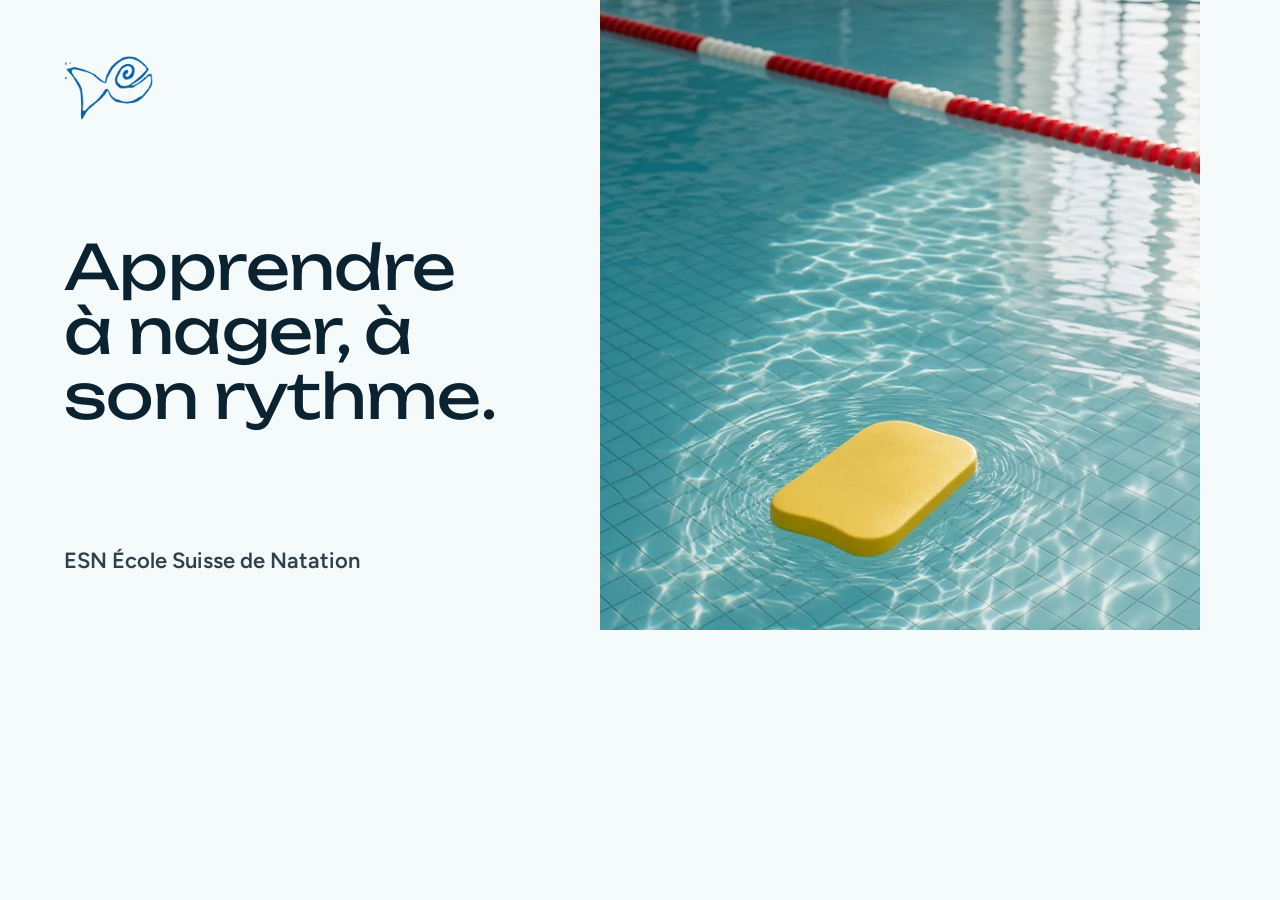
<file: _partage/accueil-fr.html>
<!doctype html><!-- Image de partage accueil (fr), gabarit droite. Pour garder ce fichier tel quel, ajouter data-ajuste sur la balise html. -->
<html lang="fr"><head><meta charset="utf-8">
<link rel="stylesheet" href="/assets/css/socle.css"><link rel="stylesheet" href="/assets/css/site.css">
<style>:root{--fond:#F5FAFB;--texte:#0B2230}
html,body{margin:0;width:1200px;height:630px;overflow:hidden;background:var(--fond);color:var(--texte)}
.pg-carte{position:relative;width:1200px;height:630px;overflow:hidden}
.pg-photo{position:absolute;object-fit:cover;object-position:50% 50%}
.pg-logo{height:64px;width:auto;max-width:280px;object-fit:contain;object-position:left center;display:block}
.pg-accroche{font-family:var(--police-titres, Georgia, serif);font-size:62px;line-height:1.04;margin:0;text-wrap:balance;letter-spacing:-.01em}
.pg-nom{font-size:22px;font-weight:600;margin:0;opacity:.85}
</style></head><body><div class="pg-carte">
<div style="position:absolute;inset:0 600px 0 0;display:flex;flex-direction:column;justify-content:space-between;padding:56px 56px 52px 64px">
  <img class="pg-logo" src="/assets/images/logo-480.webp" alt="">
  <p class="pg-accroche">Apprendre à nager, à son rythme.</p>
  <p class="pg-nom">ESN École Suisse de Natation</p>
</div>
<img class="pg-photo" src="/assets/images/accueil-bassin-1280.webp" alt="" data-sujet="0,0,95.5,100" style="left:600px;top:0;width:600px;height:630px">

</div></body></html>
</file>
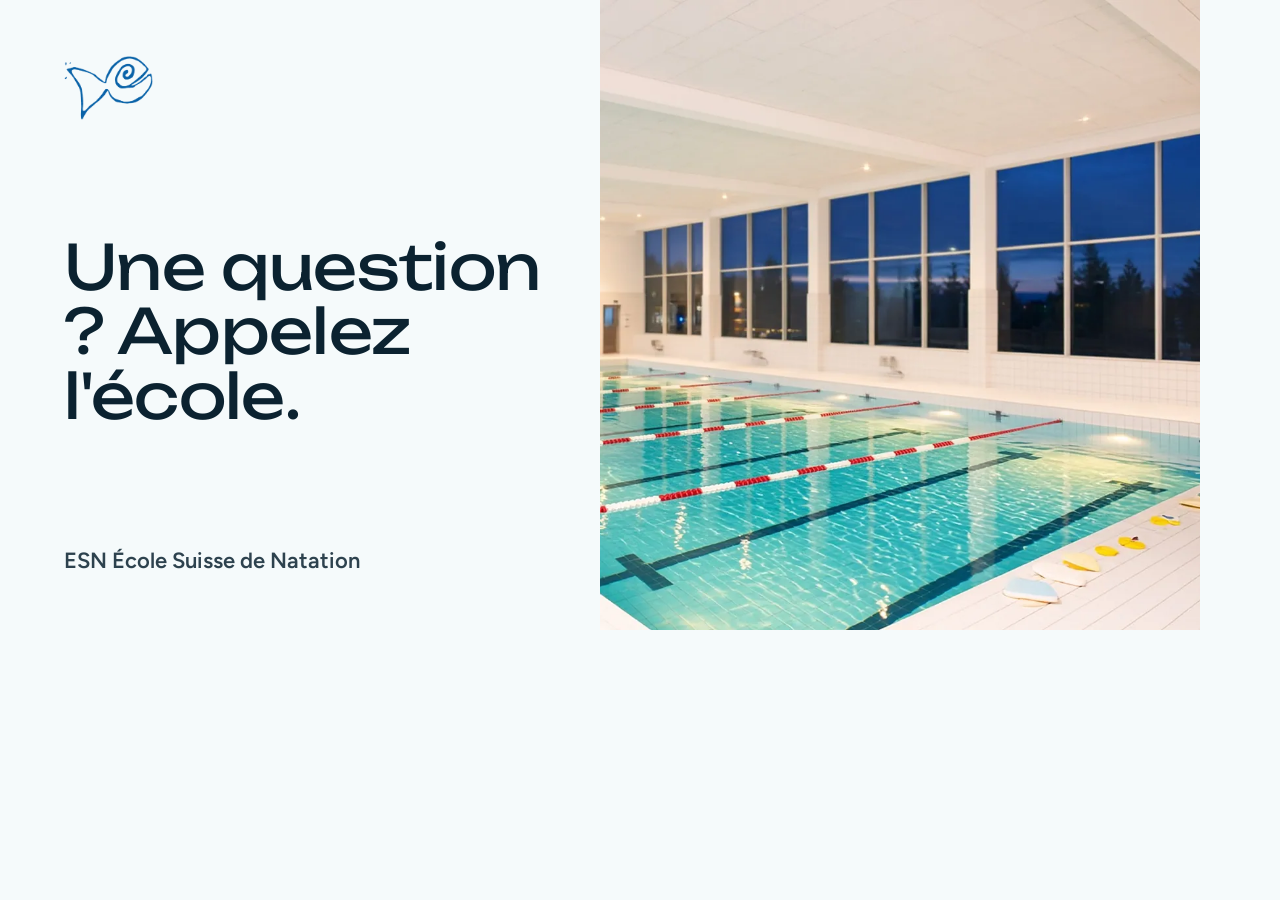
<file: _partage/contact-fr.html>
<!doctype html><!-- Image de partage contact (fr), gabarit droite. Pour garder ce fichier tel quel, ajouter data-ajuste sur la balise html. -->
<html lang="fr"><head><meta charset="utf-8">
<link rel="stylesheet" href="/assets/css/socle.css"><link rel="stylesheet" href="/assets/css/site.css">
<style>:root{--fond:#F5FAFB;--texte:#0B2230}
html,body{margin:0;width:1200px;height:630px;overflow:hidden;background:var(--fond);color:var(--texte)}
.pg-carte{position:relative;width:1200px;height:630px;overflow:hidden}
.pg-photo{position:absolute;object-fit:cover;object-position:84% 59%}
.pg-logo{height:64px;width:auto;max-width:280px;object-fit:contain;object-position:left center;display:block}
.pg-accroche{font-family:var(--police-titres, Georgia, serif);font-size:62px;line-height:1.04;margin:0;text-wrap:balance;letter-spacing:-.01em}
.pg-nom{font-size:22px;font-weight:600;margin:0;opacity:.85}
</style></head><body><div class="pg-carte">
<div style="position:absolute;inset:0 600px 0 0;display:flex;flex-direction:column;justify-content:space-between;padding:56px 56px 52px 64px">
  <img class="pg-logo" src="/assets/images/logo-480.webp" alt="">
  <p class="pg-accroche">Une question ? Appelez l'école.</p>
  <p class="pg-nom">ESN École Suisse de Natation</p>
</div>
<img class="pg-photo" src="/assets/images/contact-bassin-soir-1280.webp" alt="" data-sujet="19.7,22.7,80.3,72.7" style="left:600px;top:0;width:600px;height:630px">

</div></body></html>
</file>
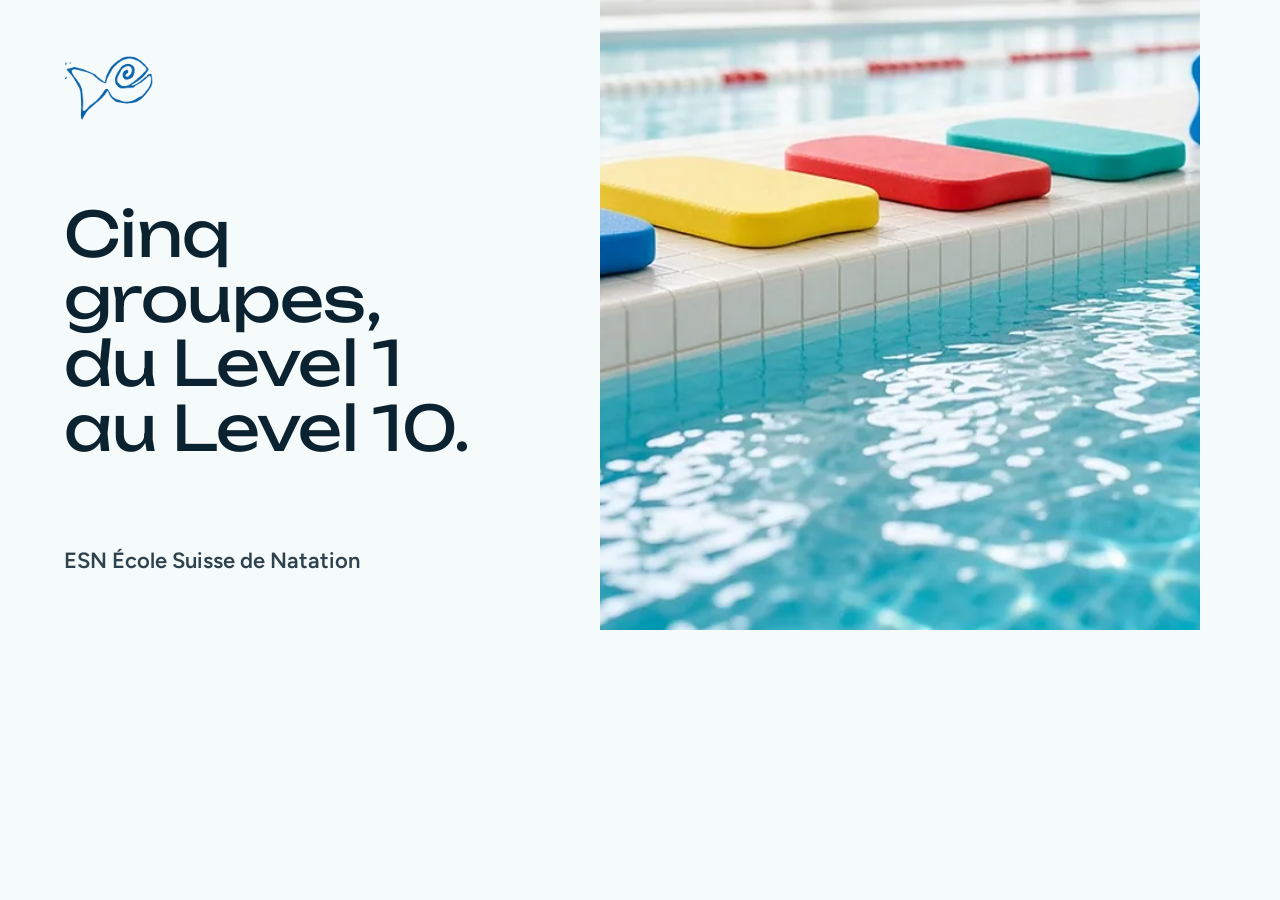
<file: _partage/cours-fr.html>
<!doctype html><!-- Image de partage cours (fr), gabarit droite. Pour garder ce fichier tel quel, ajouter data-ajuste sur la balise html. -->
<html lang="fr"><head><meta charset="utf-8">
<link rel="stylesheet" href="/assets/css/socle.css"><link rel="stylesheet" href="/assets/css/site.css">
<style>:root{--fond:#F5FAFB;--texte:#0B2230}
html,body{margin:0;width:1200px;height:630px;overflow:hidden;background:var(--fond);color:var(--texte)}
.pg-carte{position:relative;width:1200px;height:630px;overflow:hidden}
.pg-photo{position:absolute;object-fit:cover;object-position:47% 50%}
.pg-logo{height:64px;width:auto;max-width:280px;object-fit:contain;object-position:left center;display:block}
.pg-accroche{font-family:var(--police-titres, Georgia, serif);font-size:62px;line-height:1.04;margin:0;text-wrap:balance;letter-spacing:-.01em}
.pg-nom{font-size:22px;font-weight:600;margin:0;opacity:.85}
</style></head><body><div class="pg-carte">
<div style="position:absolute;inset:0 600px 0 0;display:flex;flex-direction:column;justify-content:space-between;padding:56px 56px 52px 64px">
  <img class="pg-logo" src="/assets/images/logo-480.webp" alt="">
  <p class="pg-accroche">Cinq groupes, du Level 1 au Level 10.</p>
  <p class="pg-nom">ESN École Suisse de Natation</p>
</div>
<img class="pg-photo" src="/assets/images/cours-planches-1280.webp" alt="" data-sujet="0,0,96.9,99.5" style="left:600px;top:0;width:600px;height:630px">

</div></body></html>
</file>
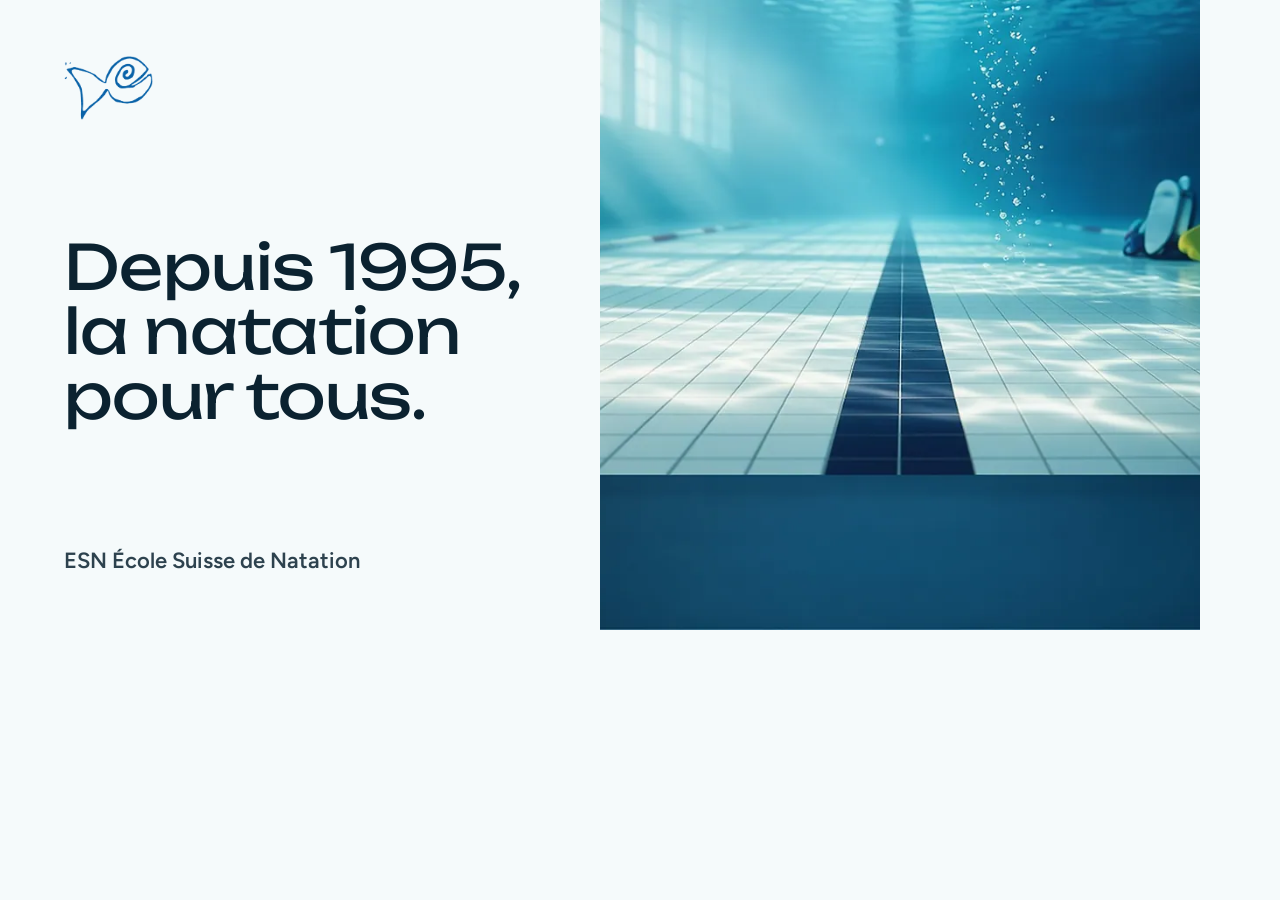
<file: _partage/ecole-fr.html>
<!doctype html><!-- Image de partage ecole (fr), gabarit droite. Pour garder ce fichier tel quel, ajouter data-ajuste sur la balise html. -->
<html lang="fr"><head><meta charset="utf-8">
<link rel="stylesheet" href="/assets/css/socle.css"><link rel="stylesheet" href="/assets/css/site.css">
<style>:root{--fond:#F5FAFB;--texte:#0B2230}
html,body{margin:0;width:1200px;height:630px;overflow:hidden;background:var(--fond);color:var(--texte)}
.pg-carte{position:relative;width:1200px;height:630px;overflow:hidden}
.pg-photo{position:absolute;object-fit:cover;object-position:50% 47%}
.pg-logo{height:64px;width:auto;max-width:280px;object-fit:contain;object-position:left center;display:block}
.pg-accroche{font-family:var(--police-titres, Georgia, serif);font-size:62px;line-height:1.04;margin:0;text-wrap:balance;letter-spacing:-.01em}
.pg-nom{font-size:22px;font-weight:600;margin:0;opacity:.85}
</style></head><body><div class="pg-carte">
<div style="position:absolute;inset:0 600px 0 0;display:flex;flex-direction:column;justify-content:space-between;padding:56px 56px 52px 64px">
  <img class="pg-logo" src="/assets/images/logo-480.webp" alt="">
  <p class="pg-accroche">Depuis 1995, la natation pour tous.</p>
  <p class="pg-nom">ESN École Suisse de Natation</p>
</div>
<img class="pg-photo" src="/assets/images/ecole-sous-l-eau-1280.webp" alt="" data-sujet="0,0,100,94.6" style="left:600px;top:0;width:600px;height:630px">

</div></body></html>
</file>
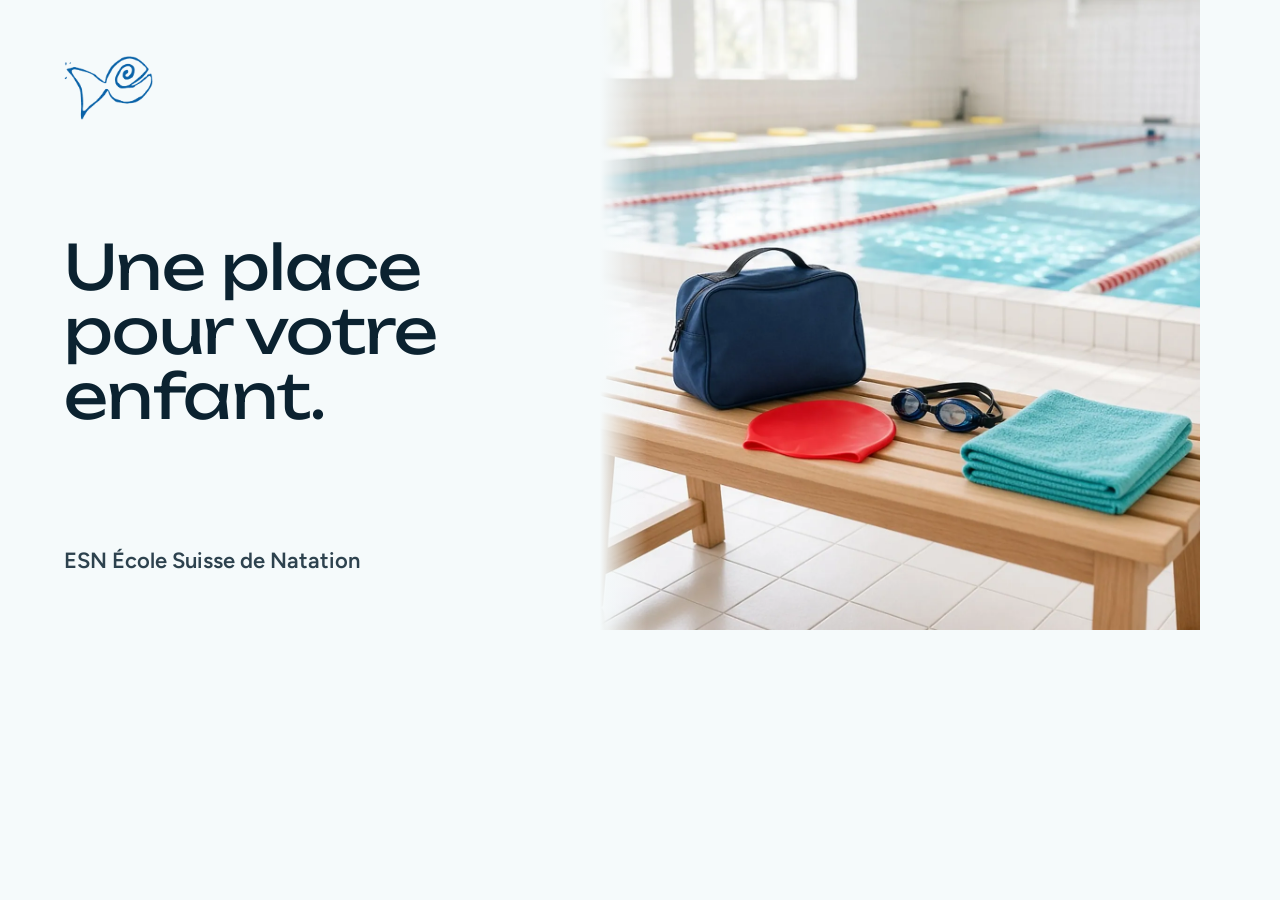
<file: _partage/inscription-fr.html>
<!doctype html><!-- Image de partage inscription (fr), gabarit droite. Pour garder ce fichier tel quel, ajouter data-ajuste sur la balise html. -->
<html lang="fr"><head><meta charset="utf-8">
<link rel="stylesheet" href="/assets/css/socle.css"><link rel="stylesheet" href="/assets/css/site.css">
<style>:root{--fond:#F5FAFB;--texte:#0B2230}
html,body{margin:0;width:1200px;height:630px;overflow:hidden;background:var(--fond);color:var(--texte)}
.pg-carte{position:relative;width:1200px;height:630px;overflow:hidden}
.pg-photo{position:absolute;object-fit:cover;object-position:50% 61%}
.pg-logo{height:64px;width:auto;max-width:280px;object-fit:contain;object-position:left center;display:block}
.pg-accroche{font-family:var(--police-titres, Georgia, serif);font-size:62px;line-height:1.04;margin:0;text-wrap:balance;letter-spacing:-.01em}
.pg-nom{font-size:22px;font-weight:600;margin:0;opacity:.85}
</style></head><body><div class="pg-carte">
<div style="position:absolute;inset:0 600px 0 0;display:flex;flex-direction:column;justify-content:space-between;padding:56px 56px 52px 64px">
  <img class="pg-logo" src="/assets/images/logo-480.webp" alt="">
  <p class="pg-accroche">Une place pour votre enfant.</p>
  <p class="pg-nom">ESN École Suisse de Natation</p>
</div>
<img class="pg-photo" src="/assets/images/inscription-sac-1280.webp" alt="" data-sujet="9.1,40.4,86.4,41" style="left:600px;top:0;width:600px;height:630px">
<div class="pg-voile" style="position:absolute;left:600px;top:0;width:47px;height:630px;background:linear-gradient(to right, var(--fond), transparent)"></div>
</div></body></html>
</file>
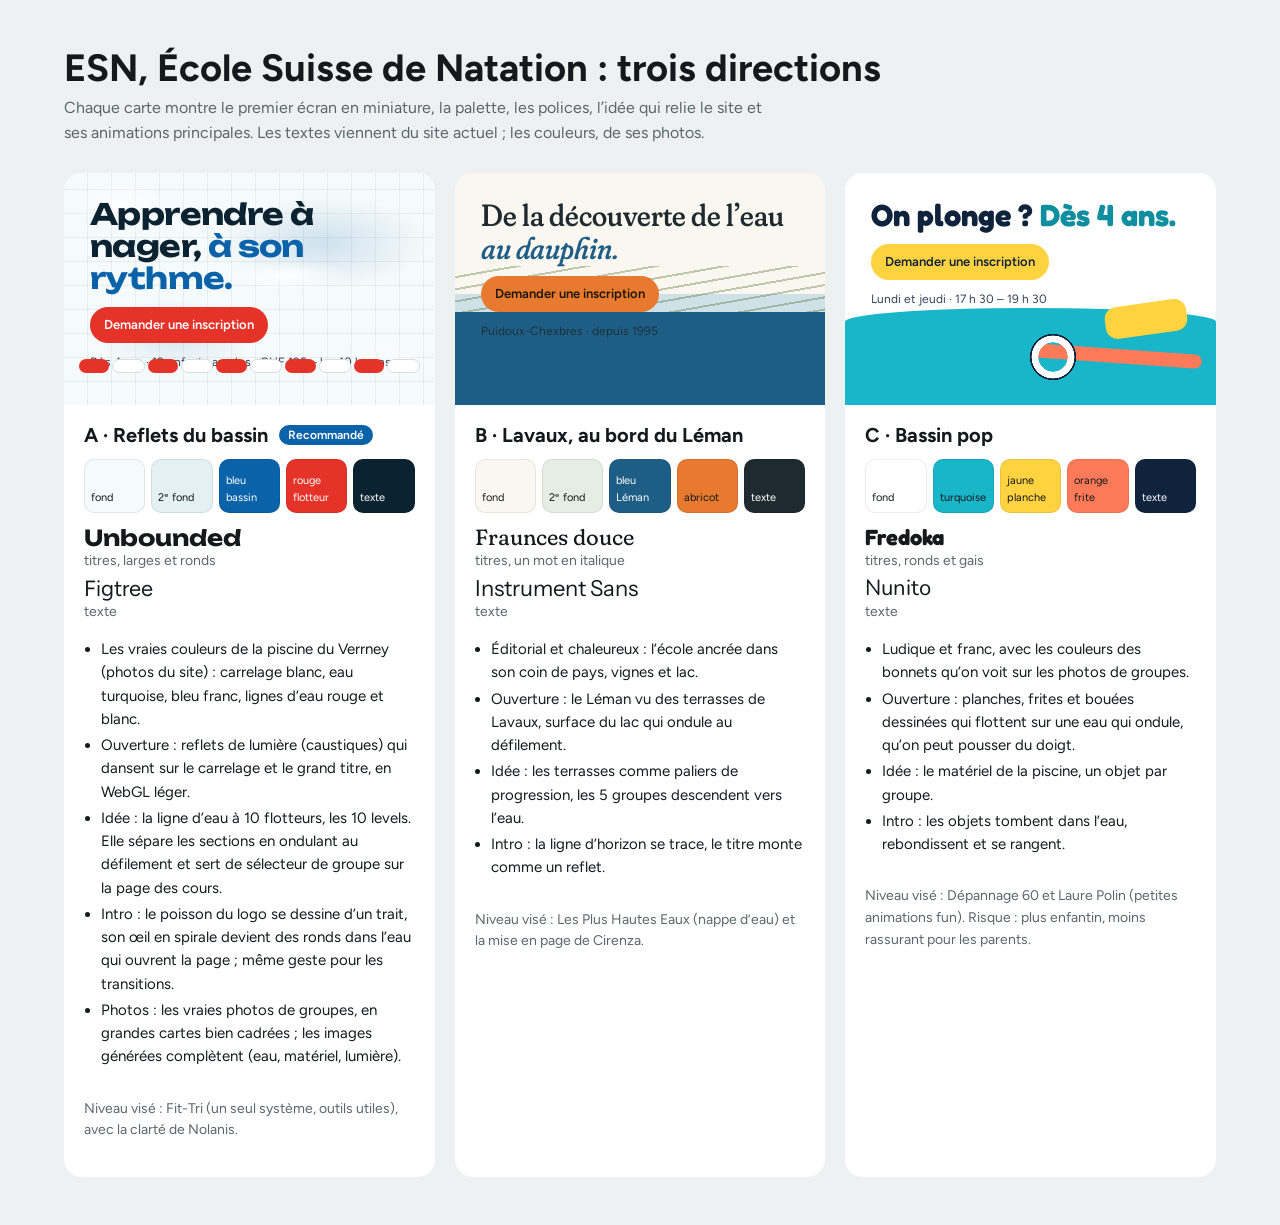
<file: _suivi/directions.html>
<!DOCTYPE html>
<html lang="fr">
<head>
<meta charset="utf-8">
<meta name="viewport" content="width=device-width, initial-scale=1">
<title>ESN, trois directions</title>
<link rel="preconnect" href="https://fonts.googleapis.com">
<link href="https://fonts.googleapis.com/css2?family=Unbounded:wght@500;700&family=Figtree:wght@400;600&family=Fraunces:ital,opsz,wght,SOFT@0,9..144,500,100;1,9..144,500,100&family=Instrument+Sans:wght@400;600&family=Fredoka:wght@500;700&family=Nunito:wght@400;700&display=swap" rel="stylesheet">
<style>
/* VOICE: planche de travail claire, trois propositions côte à côte, sans bavardage
   IDEA: trois nuanciers de piscine, chacun avec son premier écran en miniature
   PICTURE: la miniature de l'ouverture de chaque direction, dessinée en CSS
   COLOUR and TYPE: page neutre, chaque carte porte sa propre palette et ses polices
   LAYOUT: trois colonnes sur ordinateur, empilées sur téléphone */
:root{color-scheme:light dark;--bg:light-dark(#eef1f2,#14181b);--ink:light-dark(#15191c,#e9eef0);--doux:light-dark(#5b666c,#9aa7ad);--carte:light-dark(#fff,#1d2328)}
:root[data-theme=light]{color-scheme:light}:root[data-theme=dark]{color-scheme:dark}
*{box-sizing:border-box;min-width:0}
body{margin:0;background:var(--bg);color:var(--ink);font:16px/1.55 "Figtree",system-ui,sans-serif;overflow-x:clip}
header{padding:clamp(24px,4vw,48px) max(5vw,16px) 8px;max-width:1400px;margin:auto}
header h1{font:700 clamp(26px,3vw,38px)/1.1 "Figtree",sans-serif;margin:0 0 6px;text-wrap:balance}
header p{margin:0;color:var(--doux);max-width:70ch}
.grille{display:grid;grid-template-columns:repeat(3,minmax(0,1fr));gap:20px;padding:20px max(5vw,16px) 48px;max-width:1400px;margin:auto}
@media(max-width:1000px){.grille{grid-template-columns:minmax(0,1fr)}}
.carte{background:var(--carte);border-radius:18px;overflow:hidden;display:flex;flex-direction:column}
.mini{position:relative;aspect-ratio:16/10;overflow:hidden;padding:7% 7% 0}
.mini .titre{position:relative;z-index:2;margin:0}
.mini .btn{position:relative;z-index:2;display:inline-block;margin-top:12px;padding:8px 14px;border-radius:99px;font-size:13px;font-weight:600}
.mini .info{position:relative;z-index:2;font-size:12px;margin-top:10px;opacity:.85}
.corps{padding:18px 20px 22px;display:grid;gap:12px}
.corps h2{margin:0;font:700 20px/1.2 "Figtree",sans-serif}
.reco{font-size:12px;font-weight:600;padding:3px 9px;border-radius:99px;background:#0a62a8;color:#fff;margin-left:6px;vertical-align:3px}
.nuancier{display:grid;grid-template-columns:repeat(5,minmax(0,1fr));gap:6px}
.nuancier div{border-radius:10px;height:54px;padding:6px;font-size:11px;display:flex;align-items:flex-end;border:1px solid rgba(0,0,0,.08)}
.polices{display:grid;gap:4px;font-size:14px;color:var(--doux)}
.polices b{color:var(--ink);font-weight:400;font-size:22px;display:block;line-height:1.15}
ul{margin:0;padding-left:1.1em;font-size:15px}
li{margin:3px 0}
.proche{font-size:14px;color:var(--doux)}

/* A : reflets */
.a{background:#f5fafb;color:#0b2230}
.a::before{content:"";position:absolute;inset:0;background:
 radial-gradient(40% 28% at 70% 30%,rgba(10,98,168,.16),transparent 70%),
 radial-gradient(30% 22% at 30% 70%,rgba(10,98,168,.12),transparent 70%),
 repeating-linear-gradient(0deg,transparent 0 23px,rgba(11,34,48,.06) 23px 24px),
 repeating-linear-gradient(90deg,transparent 0 23px,rgba(11,34,48,.06) 23px 24px)}
.a::after{content:"";position:absolute;inset:-20%;background:
 radial-gradient(closest-side,rgba(255,255,255,.9),transparent) 20% 20%/90px 40px no-repeat,
 radial-gradient(closest-side,rgba(255,255,255,.9),transparent) 60% 45%/120px 30px no-repeat,
 radial-gradient(closest-side,rgba(255,255,255,.8),transparent) 80% 75%/80px 36px no-repeat;animation:reflet 6s ease-in-out infinite alternate}
@keyframes reflet{to{transform:translate(4%,3%) rotate(2deg)}}
.a .titre{font:700 clamp(20px,2.3vw,30px)/1.08 "Unbounded",sans-serif;letter-spacing:-.02em}
.a .titre em{font-style:normal;color:#0a62a8}
.a .btn{background:#e5332a;color:#fff}
.ligne{position:absolute;left:0;right:0;bottom:14%;height:14px;z-index:2;display:flex;gap:3px;padding:0 4%}
.ligne span{flex:1;border-radius:7px;background:#e5332a}
.ligne span:nth-child(even){background:#fff;border:1px solid #d5dde0}
@media (prefers-reduced-motion:no-preference){.ligne span{animation:flot 2.4s ease-in-out infinite}.ligne span:nth-child(3n){animation-delay:-.8s}.ligne span:nth-child(3n+1){animation-delay:-1.6s}}
@keyframes flot{50%{transform:translateY(-3px)}}

/* B : Lavaux */
.b{background:linear-gradient(#faf7f0 0 52%,#cfe0e6 52% 60%,#1e5e86 60%);color:#1d2a2f}
.b::before{content:"";position:absolute;left:0;right:0;top:40%;height:20%;z-index:1;background:
 repeating-linear-gradient(170deg,transparent 0 10px,rgba(78,107,47,.35) 10px 12px)}
.b .titre{font:500 clamp(22px,2.4vw,32px)/1.05 "Fraunces",serif;font-variation-settings:"SOFT" 100,"opsz" 120}
.b .titre em{color:#1e5e86}
.b .btn{background:#e77a2e;color:#1d1408}
.b .info{color:#1d2a2f}

/* C : bassin pop */
.c{background:#ffffff;color:#10233d}
.c::before{content:"";position:absolute;left:0;right:0;bottom:0;height:42%;background:#19b5c9;border-radius:50% 50% 0 0/14% 14% 0 0}
.c .titre{font:700 clamp(22px,2.4vw,32px)/1.05 "Fredoka",sans-serif}
.c .titre em{font-style:normal;color:#0f8ea0}
.c .btn{background:#ffd23f;color:#10233d}
.objet{position:absolute;z-index:2;border-radius:12px}
.planche{width:22%;height:14%;background:#ffd23f;right:8%;bottom:30%;transform:rotate(-8deg)}
.frite{width:46%;height:6%;background:#ff7a59;right:4%;bottom:18%;border-radius:99px;transform:rotate(4deg)}
.bouee{width:16%;aspect-ratio:1;background:radial-gradient(circle,transparent 34%,#fff 35% 50%,#10233d 51% 54%,transparent 55%);right:36%;bottom:8%}
</style>
</head>
<body>
<header>
  <h1>ESN, École Suisse de Natation : trois directions</h1>
  <p>Chaque carte montre le premier écran en miniature, la palette, les polices, l’idée qui relie le site et ses animations principales. Les textes viennent du site actuel ; les couleurs, de ses photos.</p>
</header>
<main class="grille">

  <article class="carte">
    <div class="mini a">
      <p class="titre">Apprendre à nager, <em>à son rythme.</em></p>
      <span class="btn">Demander une inscription</span>
      <p class="info">Dès 4 ans · 12 enfants au plus · CHF 195.– les 10 leçons</p>
      <div class="ligne" aria-hidden="true"><span></span><span></span><span></span><span></span><span></span><span></span><span></span><span></span><span></span><span></span></div>
    </div>
    <div class="corps">
      <h2>A · Reflets du bassin <span class="reco">Recommandé</span></h2>
      <div class="nuancier" aria-label="Palette">
        <div style="background:#f5fafb">fond</div>
        <div style="background:#e3f1f4">2ᵉ fond</div>
        <div style="background:#0a62a8;color:#fff">bleu bassin</div>
        <div style="background:#e5332a;color:#fff">rouge flotteur</div>
        <div style="background:#0b2230;color:#fff">texte</div>
      </div>
      <div class="polices"><span><b style="font-family:Unbounded;font-weight:700">Unbounded</b>titres, larges et ronds</span><span><b style="font-family:Figtree">Figtree</b>texte</span></div>
      <ul>
        <li>Les vraies couleurs de la piscine du Verrney (photos du site) : carrelage blanc, eau turquoise, bleu franc, lignes d’eau rouge et blanc.</li>
        <li>Ouverture : reflets de lumière (caustiques) qui dansent sur le carrelage et le grand titre, en WebGL léger.</li>
        <li>Idée : la ligne d’eau à 10 flotteurs, les 10 levels. Elle sépare les sections en ondulant au défilement et sert de sélecteur de groupe sur la page des cours.</li>
        <li>Intro : le poisson du logo se dessine d’un trait, son œil en spirale devient des ronds dans l’eau qui ouvrent la page ; même geste pour les transitions.</li><li>Photos : les vraies photos de groupes, en grandes cartes bien cadrées ; les images générées complètent (eau, matériel, lumière).</li>
      </ul>
      <p class="proche">Niveau visé : Fit-Tri (un seul système, outils utiles), avec la clarté de Nolanis.</p>
    </div>
  </article>

  <article class="carte">
    <div class="mini b">
      <p class="titre">De la découverte de l’eau <em>au dauphin.</em></p>
      <span class="btn">Demander une inscription</span>
      <p class="info">Puidoux-Chexbres · depuis 1995</p>
    </div>
    <div class="corps">
      <h2>B · Lavaux, au bord du Léman</h2>
      <div class="nuancier" aria-label="Palette">
        <div style="background:#faf7f0">fond</div>
        <div style="background:#e6ede2">2ᵉ fond</div>
        <div style="background:#1e5e86;color:#fff">bleu Léman</div>
        <div style="background:#e77a2e">abricot</div>
        <div style="background:#1d2a2f;color:#fff">texte</div>
      </div>
      <div class="polices"><span><b style="font-family:Fraunces;font-variation-settings:'SOFT' 100">Fraunces douce</b>titres, un mot en italique</span><span><b style="font-family:'Instrument Sans'">Instrument Sans</b>texte</span></div>
      <ul>
        <li>Éditorial et chaleureux : l’école ancrée dans son coin de pays, vignes et lac.</li>
        <li>Ouverture : le Léman vu des terrasses de Lavaux, surface du lac qui ondule au défilement.</li>
        <li>Idée : les terrasses comme paliers de progression, les 5 groupes descendent vers l’eau.</li>
        <li>Intro : la ligne d’horizon se trace, le titre monte comme un reflet.</li>
      </ul>
      <p class="proche">Niveau visé : Les Plus Hautes Eaux (nappe d’eau) et la mise en page de Cirenza.</p>
    </div>
  </article>

  <article class="carte">
    <div class="mini c">
      <p class="titre">On plonge ? <em>Dès 4 ans.</em></p>
      <span class="btn">Demander une inscription</span>
      <p class="info">Lundi et jeudi · 17 h 30 – 19 h 30</p>
      <span class="objet planche" aria-hidden="true"></span><span class="objet frite" aria-hidden="true"></span><span class="objet bouee" aria-hidden="true"></span>
    </div>
    <div class="corps">
      <h2>C · Bassin pop</h2>
      <div class="nuancier" aria-label="Palette">
        <div style="background:#ffffff">fond</div>
        <div style="background:#19b5c9">turquoise</div>
        <div style="background:#ffd23f">jaune planche</div>
        <div style="background:#ff7a59">orange frite</div>
        <div style="background:#10233d;color:#fff">texte</div>
      </div>
      <div class="polices"><span><b style="font-family:Fredoka;font-weight:700">Fredoka</b>titres, ronds et gais</span><span><b style="font-family:Nunito">Nunito</b>texte</span></div>
      <ul>
        <li>Ludique et franc, avec les couleurs des bonnets qu’on voit sur les photos de groupes.</li>
        <li>Ouverture : planches, frites et bouées dessinées qui flottent sur une eau qui ondule, qu’on peut pousser du doigt.</li>
        <li>Idée : le matériel de la piscine, un objet par groupe.</li>
        <li>Intro : les objets tombent dans l’eau, rebondissent et se rangent.</li>
      </ul>
      <p class="proche">Niveau visé : Dépannage 60 et Laure Polin (petites animations fun). Risque : plus enfantin, moins rassurant pour les parents.</p>
    </div>
  </article>

</main>
</body>
</html>
</file>
<file: assets/css/socle.css>
/* Socle : règles communes à toutes les maquettes. Le style du projet va dans site.css.
   Les couleurs et polices du projet se règlent par les variables ci-dessous (redéfinies dans site.css). */
:root {
  --police-titres: Georgia, 'Times New Roman', serif;
  --police-texte: system-ui, -apple-system, 'Segoe UI', Roboto, sans-serif;
  --accent: #b3361f;
  --texte-doux: color-mix(in srgb, var(--texte) 78%, var(--fond));
  --ligne: color-mix(in srgb, var(--texte) 18%, var(--fond));
  --gouttiere: clamp(16px, 4vw, 48px);
  --largeur: 1240px;
  --rayon: 6px;
  --duree: .7s;
  --courbe: cubic-bezier(.22, 1, .36, 1);
}

*, *::before, *::after { box-sizing: border-box; }
html { -webkit-text-size-adjust: 100%; text-size-adjust: 100%; }
body {
  font-family: var(--police-texte); font-size: clamp(1rem, .96rem + .2vw, 1.125rem); line-height: 1.6;
  padding-bottom: var(--barres-h); overflow-x: clip;
}
img, picture, video, canvas, svg { display: block; max-width: 100%; }
img, video { height: auto; }
h1, h2, h3, h4 { font-family: var(--police-titres); line-height: 1.08; margin: 0 0 .5em; text-wrap: balance; font-weight: 600; }
p, li, dd, figcaption { text-wrap: pretty; }
p { margin: 0 0 1em; }
a { color: inherit; }
a[href^="mailto:"] { overflow-wrap: anywhere; }
button, input, select, textarea { font: inherit; color: inherit; }
button { cursor: pointer; }
:where(a, button, input, select, textarea, summary, [tabindex]) { -webkit-tap-highlight-color: transparent; }
:focus { outline: none; }
:focus-visible { outline: 3px solid var(--accent); outline-offset: 3px; border-radius: 2px; }
[id] { scroll-margin-top: calc(var(--entete-h) + 12px); scroll-margin-bottom: calc(var(--barres-h) + 12px); }
/* Lien profond vers une scène qui cache l'en-tête : elle arrive tout en haut de l'écran (comme aller() du socle). */
html.js:not(.secours) :is([data-entete-cache], [data-entete-cache] [id], [data-fx="plein-ecran"], [data-fx="plein-ecran"] [id]) { scroll-margin-top: 0; }
[hidden] { display: none !important; }

.visuellement-cache {
  position: absolute !important; width: 1px; height: 1px; padding: 0; margin: -1px;
  overflow: hidden; clip: rect(0 0 0 0); white-space: nowrap; border: 0;
}
.evitement {
  position: fixed; left: 12px; top: 12px; z-index: 1000; padding: 12px 16px; background: var(--texte); color: var(--fond);
  transform: translateY(-160%); text-decoration: none;
}
.evitement:focus-visible { transform: none; }
.conteneur { width: min(100% - 2 * var(--gouttiere), var(--largeur)); margin-inline: auto; }
.chiffres { font-variant-numeric: tabular-nums; }

/* Boutons : zones tactiles d'au moins 44 px. */
.bouton {
  display: inline-flex; align-items: center; justify-content: center; gap: .5em;
  min-height: 48px; min-width: 44px; padding: .7em 1.4em; border-radius: 999px;
  background: var(--accent); color: var(--fond); text-decoration: none; font-weight: 600; border: 0;
  line-height: 1.2; text-align: center;
}
.bouton--contour { background: transparent; color: inherit; box-shadow: inset 0 0 0 2px currentColor; }
.bouton[disabled] { opacity: .55; cursor: not-allowed; }

/* Apparitions : cachées par le style critique jusqu'à .vu, jamais recachées. */
html.js:not(.secours):not([data-arrivee="retour"]) [data-anime]:not([data-anime="gsap"]) {
  transform: translate3d(0, 1.2rem, 0);
  transition: opacity var(--duree) var(--courbe) var(--delai, 0s), transform var(--duree) var(--courbe) var(--delai, 0s);
}
html.js:not(.secours):not([data-arrivee="retour"]) [data-anime]:not([data-anime="gsap"]).vu { transform: none; }

/* Bibliothèque d'effets (effets.js). Apparitions : le bloc lui-même ne glisse pas, ce sont ses parties qui arrivent.
   Mêmes conditions que les apparitions : en secours, au retour et sans JavaScript, état final direct.
   Les transitions ne valent que pendant l'arrivée (.fx-fini ensuite) : celles du projet reprennent la main. */
html.js:not(.secours):not([data-arrivee="retour"]) :is([data-anime="lignes"], [data-anime="mots"], [data-anime="lettres"], [data-anime="cascade"]):not([data-anime="gsap"]) {
  transform: none; transition: opacity .25s linear var(--delai, 0s);
}
/* Masques des lignes : découpe par clip-path, débordante en haut et sur les côtés (accents), un peu en bas (jambages),
   au lieu d'un overflow et de marges : la mise en page ne change pas d'un pixel pendant la découpe. La ligne part
   d'assez bas (135 %) pour rester invisible malgré le débord du bas. */
.fx-ligne-mask { overflow: visible !important; clip-path: inset(-.4em -.6em -.2em -.6em); }
html.js:not(.secours):not([data-arrivee="retour"]) [data-anime="lignes"] .fx-ligne {
  transform: translate3d(0, 135%, 0); transition: transform 1s var(--courbe) calc(var(--delai, 0s) + var(--i, 0) * 90ms);
}
html.js:not(.secours):not([data-arrivee="retour"]) [data-anime="lignes"].vu .fx-ligne { transform: none; }
html.js:not(.secours):not([data-arrivee="retour"]) [data-anime="mots"] .fx-mot {
  opacity: 0; transform: translate3d(0, .5em, 0);
  transition: opacity .6s var(--courbe) calc(var(--delai, 0s) + var(--i, 0) * 35ms), transform .7s var(--courbe) calc(var(--delai, 0s) + var(--i, 0) * 35ms);
}
html.js:not(.secours):not([data-arrivee="retour"]) [data-anime="mots"].vu .fx-mot { opacity: 1; transform: none; }
/* Lettres : chaque mot reste d'un bloc (jamais coupé en fin de ligne), les lettres basculent en place. */
[data-anime="lettres"] :is(.fx-mot-l, .fx-lettre) { display: inline-block; }
html.js:not(.secours):not([data-arrivee="retour"]) [data-anime="lettres"] .fx-lettre {
  opacity: 0; transform: translate3d(0, .55em, 0) rotate(12deg); transform-origin: 0 100%;
  transition: opacity .5s var(--courbe) calc(var(--delai, 0s) + var(--i, 0) * 18ms), transform .8s var(--courbe) calc(var(--delai, 0s) + var(--i, 0) * 18ms);
}
html.js:not(.secours):not([data-arrivee="retour"]) [data-anime="lettres"].vu .fx-lettre { opacity: 1; transform: none; }
html.js:not(.secours):not([data-arrivee="retour"]) [data-anime="cascade"] > * { opacity: 0; transform: translate3d(0, 1.8rem, 0); }
html.js:not(.secours):not([data-arrivee="retour"]) [data-anime="cascade"]:not(.fx-fini) > * {
  transition: opacity .7s var(--courbe) calc(var(--delai, 0s) + var(--i, 0) * 80ms), transform .9s var(--courbe) calc(var(--delai, 0s) + var(--i, 0) * 80ms);
}
html.js:not(.secours):not([data-arrivee="retour"]) [data-anime="cascade"].vu > * { opacity: 1; transform: none; }
/* Rideau : règle aussi précise que celle des apparitions (sinon sa transition de découpe serait écrasée). */
html.js:not(.secours):not([data-arrivee="retour"]) [data-anime="rideau"]:not([data-anime="gsap"]) {
  transform: none; clip-path: inset(0 0 100% 0);
}
html.js:not(.secours):not([data-arrivee="retour"]) [data-anime="rideau"]:not([data-anime="gsap"]):not(.fx-fini) {
  transition: opacity .25s linear var(--delai, 0s), clip-path 1.2s cubic-bezier(.77, 0, .18, 1) var(--delai, 0s);
}
html.js:not(.secours):not([data-arrivee="retour"]) [data-anime="rideau"]:not([data-anime="gsap"]).vu { clip-path: inset(0 0 0 0); }
html.js:not(.secours):not([data-arrivee="retour"]) [data-anime="rideau"]:not([data-fx]) > :is(picture, video) { transform: scale(1.14); }
html.js:not(.secours):not([data-arrivee="retour"]) [data-anime="rideau"]:not([data-fx]):not(.fx-fini) > :is(picture, video) { transition: transform 1.6s var(--courbe) var(--delai, 0s); }
html.js:not(.secours):not([data-arrivee="retour"]) [data-anime="rideau"].vu:not([data-fx]) > :is(picture, video) { transform: none; }
/* Effets liés au défilement : l'image déplacée par GSAP n'a aucune transition CSS (une seule source par propriété). */
[data-fx="parallaxe"] > :is(picture, video, img), [data-fx="zoom"] > :is(picture, video, img) { transition: none; }
/* WebGL « onde » : le canvas, calé sur l'image, n'est visible que pendant le mouvement ; au repos, l'image d'origine, nette. */
[data-fx="onde"] { position: relative; }
.fx-onde { position: absolute; left: 0; top: 0; width: 100%; height: 100%; pointer-events: none; opacity: 0; transition: opacity .3s linear; }
.fx-onde--actif { opacity: 1; transition-duration: .12s; }
/* Image qui s'ouvre en plein écran : section haute, cadre collant en haut de l'écran (sticky, pas d'épinglage GSAP).
   En secours et sans JavaScript : image entière dans une section normale (règles [data-collant]). */
html.js:not(.secours) [data-fx="plein-ecran"] { position: relative; height: var(--fx-longueur, 260svh); }
html.js:not(.secours) [data-fx="plein-ecran"] > [data-collant] { position: sticky; top: 0; height: 100vh; height: 100svh; overflow: hidden; }
[data-fx="plein-ecran"] > [data-collant] > .media, [data-fx="plein-ecran"] [data-fx-cible] { width: 100%; height: 100%; border-radius: 0; }
:is(html.secours, html:not(.js)) [data-fx="plein-ecran"] [data-fx-cible] { height: 100svh; }
/* Mots géants : la rangée garde sa largeur (mots répétés au besoin) et ne sort jamais de son bandeau.
   En secours et sans JavaScript, les mots passent à la ligne : rien n'est coupé. */
[data-fx="mots-geants"] { overflow: hidden; overflow: clip; }
[data-fx="mots-geants"] [data-fx-rangee] { width: max-content; white-space: nowrap; margin: 0; }
:is(html.secours, html:not(.js)) [data-fx="mots-geants"] { overflow: visible; }
:is(html.secours, html:not(.js)) [data-fx="mots-geants"] [data-fx-rangee] { width: auto; white-space: normal; line-height: 1.2; }
/* Inclinaison selon la vitesse : GSAP seul tient la transformation (pas de transition CSS sur transform). */
[data-fx="vitesse"], [data-fx="mots-geants"] [data-fx-rangee] { transition-property: opacity, color, background-color, border-color, box-shadow !important; }

/* Effets au survol : au premier survol, GSAP prend la main sur la transformation (classe fx-survol) :
   plus aucune transition CSS sur transform pour cet élément. */
.fx-survol { transition-property: opacity, color, background-color, border-color, box-shadow !important; }

[data-boucle-css].hors-ecran, [data-boucle-css].hors-ecran *, [data-boucle-css].en-pause, [data-boucle-css].en-pause * { animation-play-state: paused !important; }

/* En-tête : opaque, jamais coupé, se cache en descendant. */
[data-entete] {
  position: fixed; inset: 0 0 auto; z-index: 800; background: var(--fond);
  border-bottom: 1px solid var(--ligne); transition: transform .35s var(--courbe);
}
html.entete-cache [data-entete], html.scene-sans-entete:not(.menu-ouvert) [data-entete] { transform: translateY(-100%); }
.entete-rangee {
  display: flex; align-items: center; gap: clamp(8px, 2vw, 28px);
  min-height: 64px; padding: 8px var(--gouttiere); max-width: calc(var(--largeur) + 2 * var(--gouttiere)); margin-inline: auto;
}
.entete-logo { display: inline-flex; align-items: center; gap: .6em; min-height: 44px; text-decoration: none; font-weight: 700; flex: none; }
.entete-logo img { width: 36px; height: 36px; }
[data-nav] { flex: 1 1 auto; min-width: 0; display: flex; justify-content: flex-end; }
[data-nav] ul { display: flex; gap: clamp(12px, 2vw, 28px); list-style: none; margin: 0; padding: 0; min-width: 0; overflow: hidden; white-space: nowrap; }
/* Un lien de navigation ne passe jamais à la ligne : sinon il « tient » sur deux lignes et le relais
   (deuxième rangée, bouton Menu) ne se déclenche pas. */
[data-nav] a { display: inline-flex; align-items: center; min-height: 44px; text-decoration: none; white-space: nowrap; }
[data-nav] a[aria-current] { text-decoration: underline; text-underline-offset: .35em; text-decoration-thickness: 2px; }
.entete-actions { display: flex; align-items: center; gap: 8px; flex: none; }
.entete-actions .bouton { min-height: 44px; padding-inline: 1.1em; }
.entete-langue { display: inline-flex; align-items: center; justify-content: center; min-width: 44px; min-height: 44px; text-decoration: none; font-weight: 600; text-transform: uppercase; }
[data-menu-bouton] { display: none; min-height: 44px; min-width: 44px; padding: 0 14px; border: 0; border-radius: 999px; background: var(--texte); color: var(--fond); font-weight: 600; }
html.nav-compacte [data-nav] { display: none; }
html.nav-compacte [data-menu-bouton] { display: inline-flex; align-items: center; }
html.nav-compacte .entete-actions { margin-left: auto; }
/* Dès 900 px, les liens qui ne tiennent pas à côté du logo passent sur une deuxième rangée (entete.js) :
   jamais le bouton Menu seul sur ordinateur. L'en-tête est plus haut : --entete-h suit (mesures.js). */
html.nav-deux-rangees .entete-rangee { flex-wrap: wrap; row-gap: 0; }
html.nav-deux-rangees [data-nav] { order: 3; flex: 1 0 100%; justify-content: flex-start; border-top: 1px solid var(--ligne); }
html.nav-deux-rangees .entete-actions { margin-left: auto; }
html.nav-deux-lignes [data-nav] ul { flex-wrap: wrap; row-gap: 0; column-gap: clamp(12px, 1.6vw, 24px); }
@media (max-width: 520px) { .entete-actions .bouton { display: none; } }

/* Sans JavaScript : l'en-tête reste dans le flux (sa hauteur n'est pas mesurée, rien ne passe dessous).
   Dès 900 px, les liens passent à la ligne sous le logo ; en dessous, un lien Menu ouvre le menu plein écran
   par son ancre (#menu:target) et un lien Fermer le referme. */
.menu-sansjs, .menu-sansjs-fermer { display: none; }
html:not(.js) { --entete-h: 0px; }
html:not(.js) [data-entete] { position: relative; }
@media (min-width: 900px) {
  html:not(.js) .entete-rangee { flex-wrap: wrap; row-gap: 0; }
  html:not(.js) [data-nav] { order: 3; flex: 1 0 100%; justify-content: flex-start; }
  html:not(.js) [data-nav] ul { flex-wrap: wrap; column-gap: clamp(12px, 2vw, 28px); row-gap: 0; }
  html:not(.js) .entete-actions { margin-left: auto; }
}
@media (max-width: 899px) {
  html:not(.js) [data-nav] { display: none; }
  html:not(.js) .entete-actions { margin-left: auto; }
  html:not(.js) .menu-sansjs {
    display: inline-flex; align-items: center; min-height: 44px; min-width: 44px; padding: 0 14px; border-radius: 999px;
    background: var(--texte); color: var(--fond); font-weight: 600; text-decoration: none;
  }
}
html:not(.js) #menu:target { z-index: 810; visibility: visible; opacity: 1; transition: none; padding-top: 24px; }
html:not(.js) #menu:target li { opacity: 1; transform: none; transition: none; }
html:not(.js) #menu:target .menu-sansjs-fermer { display: block; margin: 0 0 16px; }
html:not(.js) .menu-sansjs-fermer a { display: inline-flex; align-items: center; min-height: 44px; font-weight: 600; }
/* Cible du lien Fermer : fixe, elle ne fait pas défiler la page quand le menu se referme. */
#menu-ferme { position: fixed; top: 0; left: 0; width: 1px; height: 1px; pointer-events: none; }
/* Sans JavaScript, la barre fixe du téléphone n'est pas mesurée : sa hauteur est réservée d'office. */
@media (max-width: 760px) { html:not(.js) { --barres-h: calc(65px + env(safe-area-inset-bottom)); } }

/* Menu : plein écran, liens qui arrivent l'un après l'autre. */
[data-menu] {
  position: fixed; inset: 0; z-index: 790; background: var(--menu-fond, var(--fond)); overflow-y: auto; overscroll-behavior: contain;
  padding: calc(var(--entete-h) + 24px) var(--gouttiere) calc(32px + var(--barres-h));
  visibility: hidden; opacity: 0; transition: opacity .3s var(--courbe), visibility 0s .3s;
}
html.menu-ouvert [data-menu] { visibility: visible; opacity: 1; transition: opacity .3s var(--courbe); }
html.menu-ouvert [data-entete] { transform: none; }
[data-menu] ul { list-style: none; margin: 0 0 32px; padding: 0; }
[data-menu] li { opacity: 0; transform: translateY(12px); transition: opacity .4s var(--courbe), transform .4s var(--courbe); transition-delay: calc(var(--i, 0) * 50ms + 80ms); }
html.menu-ouvert [data-menu] li { opacity: 1; transform: none; }
[data-menu] .menu-lien { display: flex; align-items: center; min-height: 52px; font-family: var(--police-titres); font-size: clamp(1.6rem, 7vw, 2.6rem); text-decoration: none; }
[data-menu] .menu-lien[aria-current] { color: var(--accent); }

/* Voile de transition (état de départ dans le style critique). */
[data-voile] { display: grid; place-items: center; color: var(--fond); }
.voile-contenu { display: grid; justify-items: center; gap: 12px; text-align: center; padding: var(--gouttiere); }
.voile-contenu img { width: 56px; height: 56px; }
[data-voile-libelle] { font-family: var(--police-titres); font-size: clamp(1.6rem, 5vw, 3rem); }
/* Forme « vague » : bords ondulés du voile (en haut à la montée, en bas au retrait), posés par le gabarit. */
[data-voile] .voile-vague { position: absolute; left: 0; width: 100%; height: clamp(60px, 12vh, 120px); fill: var(--voile-fond); pointer-events: none; }
[data-voile] .voile-vague--haut { bottom: calc(100% - 1px); transform-origin: 50% 100%; }
[data-voile] .voile-vague--bas { top: calc(100% - 1px); transform-origin: 50% 0; }
/* Trou qui s'ouvre dans le voile (forme « iris ») ou dans le panneau de l'intro (versObjet) :
   variables --cx, --cy (centre) et --trou (rayon), posées image par image par le socle. */
[data-voile].avec-trou, .ouverture-panneau.avec-trou {
  -webkit-mask: radial-gradient(circle at var(--cx, 50%) var(--cy, 50%), transparent var(--trou, -2px), #000 calc(var(--trou, -2px) + 1px));
          mask: radial-gradient(circle at var(--cx, 50%) var(--cy, 50%), transparent var(--trou, -2px), #000 calc(var(--trou, -2px) + 1px));
}

/* Barre fixe du téléphone : action principale et contact rapide. */
[data-barre-fixe] {
  position: fixed; inset: auto 0 0; z-index: 780; display: none; gap: 8px;
  padding: 8px var(--gouttiere) calc(8px + env(safe-area-inset-bottom)); background: var(--fond); border-top: 1px solid var(--ligne);
  transition: transform .3s var(--courbe);
}
[data-barre-fixe] .bouton { flex: 1; min-height: 48px; }
[data-barre-fixe].barre-masquee { transform: translateY(110%); }
@media (max-width: 760px) { [data-barre-fixe] { display: flex; } }

/* Écrans plein cadre et sections épinglées : tout tient dans la partie visible. */
.ecran {
  min-height: 100vh; min-height: 100svh; display: flex; flex-direction: column;
  padding-top: calc(var(--entete-h) + 16px); padding-bottom: calc(var(--barres-h) + 16px);
}
.ecran.epingle { height: 100vh; height: 100svh; min-height: 0; }
.ecran .piste { flex: 1 1 auto; min-height: 0; max-height: 820px; }

/* Scènes épinglées ou collantes du projet ([data-scene], .ecran.epingle) : en secours et sans
   JavaScript, plus rien n'est épinglé, la scène prend la hauteur de son contenu (au moins un écran) au lieu
   d'être coupée. Son cadre collant [data-collant] redevient un bloc normal. */
:is(html.secours, html:not(.js)) :is([data-scene], .ecran.epingle) { height: auto !important; min-height: 100svh; }
:is(html.secours, html:not(.js)) [data-collant] { position: relative !important; top: auto !important; height: auto !important; min-height: 100svh; }

/* Faces arrière d'un objet en 3D (verso d'une carte, dos d'un volet) : jamais visibles de dos ;
   en secours et sans JavaScript, l'objet est posé ouvert et son dos est retiré (sinon il recouvre le texte). */
[data-face="dos"] { backface-visibility: hidden; -webkit-backface-visibility: hidden; }
:is(html.secours, html:not(.js)) [data-face="dos"] { display: none !important; }

/* Écrans bas. 1366×768 et moins de 820 px de haut sur ordinateur : .masque-ecran-bas se retire (phrase
   d'introduction, surtitre, légende), pour que le premier écran et les scènes épinglées tiennent.
   Téléphone à l'horizontale et moins de 500 px de haut : .masque-ecran-tres-bas se retire aussi, et les
   écrans plein cadre se resserrent. Les tailles des titres d'ouverture se règlent dans site.css, dans les
   mêmes requêtes (@media (max-height: 820px) and (min-width: 761px), puis (max-height: 500px)). */
@media (max-height: 820px) and (min-width: 761px) { .masque-ecran-bas { display: none !important; } }
@media (max-height: 500px) {
  .masque-ecran-bas, .masque-ecran-tres-bas { display: none !important; }
  .ecran { padding-top: calc(var(--entete-h) + 8px); padding-bottom: calc(var(--barres-h) + 8px); }
}

/* Médias : cadrage réglé par --cadrage (object-position), mention des illustrations générées. */
.media { position: relative; margin: 0; overflow: hidden; border-radius: var(--rayon); background: color-mix(in srgb, var(--texte) 8%, var(--fond)); } /* jamais de case vide pendant le chargement */
.media picture { display: block; width: 100%; height: 100%; }
.media img, .media video { width: 100%; height: 100%; object-fit: cover; object-position: var(--cadrage, 50% 50%); }
@media (max-width: 760px) { .media img, .media video { object-position: var(--cadrage-mobile, var(--cadrage, 50% 50%)); } }
.mention-ia {
  position: absolute; right: 8px; bottom: 8px; z-index: 2; padding: 3px 8px; border-radius: 999px;
  background: rgba(0, 0, 0, .66); color: #fff; font: 600 12px/1.4 var(--police-texte); letter-spacing: .01em; pointer-events: none;
}

/* Formulaires. */
.champ { display: grid; gap: 6px; margin-bottom: 18px; }
.champ label { font-weight: 600; }
.champ input, .champ select, .champ textarea {
  min-height: 48px; padding: 10px 12px; border: 1px solid color-mix(in srgb, var(--texte) 45%, var(--fond)); border-radius: var(--rayon); background: var(--fond);
}
.champ [aria-invalid="true"] { border-color: #b00020; }
.champ-erreur { margin: 0; color: #b00020; font-size: .95rem; }
.mention-donnees { font-size: .9rem; color: var(--texte-doux); }
[data-message-envoi] { padding: 12px 16px; border-radius: var(--rayon); background: color-mix(in srgb, var(--accent) 12%, var(--fond)); }

/* Barre de lecture des pages longues. */
[data-barre-lecture] { position: fixed; left: 0; right: 0; top: var(--entete-h); height: 3px; z-index: 805; background: var(--accent); transform: scaleX(0); transform-origin: 0 50%; }
html.entete-cache [data-barre-lecture] { top: 0; }

/* Curseur personnalisé (souris uniquement, activé par data-curseur sur html). */
.curseur {
  position: fixed; left: -8px; top: -8px; z-index: 1001; width: 16px; height: 16px; border-radius: 50%;
  border: 2px solid var(--accent); pointer-events: none; opacity: 0; transition: opacity .2s, width .2s, height .2s, left .2s, top .2s;
}
html.curseur-actif .curseur { opacity: 1; }
.curseur.curseur-lien { width: 40px; height: 40px; left: -20px; top: -20px; }
.curseur.curseur-cache { opacity: 0 !important; }

/* Pied de page. */
.pied { padding: 56px 0 32px; border-top: 1px solid var(--ligne); }
.pied-grille { display: grid; gap: 32px; grid-template-columns: repeat(auto-fit, minmax(200px, 1fr)); }
.pied ul { list-style: none; margin: 0; padding: 0; }
.pied a, .pied button.lien { display: inline-flex; align-items: center; min-height: 44px; }
button.lien { background: none; border: 0; padding: 0; text-decoration: underline; text-underline-offset: .2em; }
.pied-bas { display: flex; flex-wrap: wrap; justify-content: space-between; gap: 12px; margin-top: 32px; font-size: .9rem; color: var(--texte-doux); }
</file>
<file: assets/css/site.css>
/* ESN · direction « Reflets du bassin ». Fond blanc d'eau, second fond bassin clair, bleu bassin pour les bandes,
   rouge flotteur pour les boutons. Titres Unbounded, texte Figtree. Une seule palette sur tout le site. */
@font-face { font-family: 'Unbounded'; src: url('/assets/fonts/unbounded.woff2') format('woff2'); font-weight: 200 900; font-display: swap; }
@font-face { font-family: 'Figtree'; src: url('/assets/fonts/figtree-400.woff2') format('woff2'); font-weight: 400; font-display: swap; }
@font-face { font-family: 'Figtree'; src: url('/assets/fonts/figtree-600.woff2') format('woff2'); font-weight: 600; font-display: swap; }
@font-face { font-family: 'Figtree'; src: url('/assets/fonts/figtree-700.woff2') format('woff2'); font-weight: 700; font-display: swap; }
@font-face { font-family: 'Unbounded secours'; src: local('Arial Black'), local('Arial Bold'), local('Arial'); size-adjust: 104%; ascent-override: 92%; descent-override: 24%; }
@font-face { font-family: 'Figtree secours'; src: local('Arial'), local('Helvetica'); size-adjust: 98%; ascent-override: 95%; descent-override: 25%; }

:root {
  --police-titres: 'Unbounded', 'Unbounded secours', 'Arial Black', sans-serif;
  --police-texte: 'Figtree', 'Figtree secours', system-ui, sans-serif;
  --fond2: #E3F1F4;
  --bleu: #0A62A8;
  --bleu-fonce: #084C83;
  --rouge: #D42A21;
  --nuit: #0B2230;
  --eau: #47C5D8;
  --accent: var(--rouge);
  --rayon: 18px;
  --ombre: 0 24px 60px -28px rgba(11, 34, 48, .45);
}
body { font-size: clamp(1rem, .96rem + .2vw, 1.125rem); }
h1, h2, h3 { font-weight: 600; letter-spacing: -.02em; }
h2 { font-size: clamp(1.7rem, 1.15rem + 2.3vw, 3.2rem); line-height: 1.08; }
h3 { font-size: clamp(1.05rem, 1rem + .3vw, 1.3rem); line-height: 1.2; }
section { position: relative; }
.surtitre { margin: 0 0 14px; font-weight: 700; font-size: .95rem; color: var(--bleu); }
.surtitre--clair { color: #fff; }
.bouton { background: var(--rouge); color: #fff; font-weight: 700; }
.bouton:hover { background: #b8241d; }
.bouton--contour { background: transparent; color: var(--nuit); box-shadow: inset 0 0 0 2px var(--nuit); }
.bouton--contour:hover { background: var(--nuit); color: #fff; }
.bouton--blanc { background: #fff; color: var(--bleu); }
.bouton--blanc:hover { background: var(--fond2); }
.bouton--contour-clair { background: transparent; color: #fff; box-shadow: inset 0 0 0 2px #fff; }
.bouton--contour-clair:hover { background: rgba(255, 255, 255, .14); }
.lien-fleche { display: inline-flex; align-items: center; gap: .45em; min-height: 44px; font-weight: 700; color: var(--bleu); text-decoration: none; }
.lien-fleche::after { content: '→'; transition: transform .3s var(--courbe); }
.lien-fleche:hover::after { transform: translateX(4px); }
.media { border-radius: var(--rayon); }
.media-legende { position: absolute; left: 0; right: 0; bottom: 0; z-index: 1; margin: 0; padding: 8px 12px; background: rgba(255, 255, 255, .94); color: var(--nuit); font-size: .82rem; font-weight: 600; line-height: 1.3; }
.media[data-grok] .media-legende ~ .mention-ia, .media .mention-ia { bottom: auto; top: 8px; font-size: 13px; }
.a-completer { font-weight: 700; }
.courriel { user-select: all; overflow-wrap: anywhere; }
.chiffres strong { font-variant-numeric: tabular-nums; }

/* En-tête : poisson et marque. */
.entete-logo img { width: 52px; height: 38px; }
.marque { display: grid; line-height: 1.05; }
.marque b { font-family: var(--police-titres); font-size: 1.15rem; letter-spacing: .02em; color: var(--bleu); }
.marque small { font-size: .78rem; font-weight: 600; color: var(--nuit); }
@media (max-width: 420px) { .marque small { display: none; } }
[data-nav] a { font-weight: 600; }
[data-nav] a[aria-current] { color: var(--bleu); }
[data-menu-bouton] { background: var(--bleu); }

/* Ligne d'eau : flotteurs rouge et blanc sur une corde, qui ondulent selon la vitesse (site.js). */
.ligne-eau { position: relative; display: flex; gap: 4px; height: 18px; align-items: center; pointer-events: none; }
.ligne-eau::before { content: ''; position: absolute; left: 0; right: 0; top: 50%; height: 2px; margin-top: -1px; background: rgba(11, 34, 48, .22); }
.ligne-eau > span { position: relative; flex: 1 1 0; height: 14px; border-radius: 99px; background: linear-gradient(#e2463c, var(--rouge) 55%, #a51f19); box-shadow: 0 3px 6px -3px rgba(11, 34, 48, .5); }
.ligne-eau > span:nth-child(even) { background: linear-gradient(#fff, #e8eef0 60%, #c9d4d8); }

/* Intro : panneau bleu bassin, le poisson se trace, ses ronds dans l'eau. */
.ouverture-panneau { gap: 14px; padding: var(--gouttiere); color: #fff; }
.ouverture-poisson { position: relative; width: min(52vw, 300px); aspect-ratio: 898 / 649; }
.ouverture-poisson svg { width: 100%; height: 100%; overflow: visible; }
.poisson-trait { fill: #fff; fill-opacity: 0; stroke: #fff; stroke-width: 4; stroke-linejoin: round; }
.ouverture-rond { position: absolute; left: 71%; top: 28%; width: 34%; aspect-ratio: 1; border: 2px solid rgba(255, 255, 255, .85); border-radius: 50%; transform: translate(-50%, -50%) scale(0); opacity: 0; }
.ouverture-goutte { position: absolute; left: 1%; top: 6%; width: 10px; height: 14px; border-radius: 50% 50% 45% 45% / 62% 62% 38% 38%; background: #fff; opacity: 0; }
.ouverture-goutte--2 { left: 6%; top: 2%; width: 8px; height: 11px; }
.ouverture-nom { margin: 6px 0 0; font-family: var(--police-titres); font-weight: 700; font-size: clamp(2rem, 6vw, 3.2rem); line-height: 1; letter-spacing: .04em; }
.ouverture-ligne { margin: 0; font-weight: 600; font-size: clamp(.9rem, .85rem + .3vw, 1.05rem); opacity: .9; }

/* Voile : disque bleu bassin, poisson, et deux ronds dans l'eau autour du trou qui s'ouvre. */
.voile-contenu img { width: 84px; height: 61px; }
[data-voile-libelle] { color: #fff; font-weight: 600; }
.voile-anneau { position: absolute; left: var(--cx, 50%); top: var(--cy, 50%); width: calc(var(--trou, 0px) * 2 + 40px); aspect-ratio: 1; border: 2px solid rgba(255, 255, 255, .4); border-radius: 50%; transform: translate(-50%, -50%); pointer-events: none; opacity: 0; }
.voile-anneau--2 { width: calc(var(--trou, 0px) * 2 + 120px); border-color: rgba(255, 255, 255, .2); }
[data-voile].avec-trou .voile-anneau { opacity: 1; }

/* Titres d'ouverture : lignes qui montent de leur masque (état de départ posé ici, animé par site.js). */
.titre-ouverture { font-size: clamp(2.05rem, min(4.9vw, 8.6vh), 5rem); line-height: 1.1; margin: 0 0 .4em; }
.ligne-masque { display: block; clip-path: inset(-.3em -.5em -.22em -.5em); }
.titre-ligne { display: block; }
.titre-ligne--bleu { color: var(--bleu); }
html.js:not(.secours):is([data-arrivee="intro"], [data-arrivee="voile"]) .titre-ligne { transform: translate3d(0, 125%, 0); }

/* Accueil : ouverture. */
.hero { min-height: 100vh; min-height: 100svh; display: flex; flex-direction: column; justify-content: center; padding: calc(var(--entete-h) + clamp(20px, 4vh, 48px)) 0 clamp(64px, 11vh, 110px); background-color: var(--fond); overflow: hidden; }
.hero::before { content: ''; position: absolute; inset: 0; background-image: linear-gradient(rgba(10, 98, 168, .07) 1px, transparent 1px), linear-gradient(90deg, rgba(10, 98, 168, .07) 1px, transparent 1px); background-size: 30px 30px; pointer-events: none; }
.caustiques { position: absolute; inset: 0; width: 100%; height: 100%; pointer-events: none; }
.hero-grille { position: relative; z-index: 1; width: min(100% - 2 * var(--gouttiere), var(--largeur)); margin-inline: auto; display: grid; grid-template-columns: minmax(0, 1.08fr) minmax(0, .92fr); gap: clamp(24px, 5vw, 72px); align-items: center; }
.hero-intro { max-width: 32em; font-size: clamp(1.05rem, 1rem + .3vw, 1.25rem); color: var(--texte-doux); }
.hero-actions { display: flex; flex-wrap: wrap; gap: 12px; margin-bottom: 18px; }
.hero-info { display: flex; flex-wrap: wrap; gap: 6px 18px; margin: 0; font-weight: 700; }
.hero-info span:first-child { color: var(--bleu); }
.hero-visuel { position: relative; justify-self: end; }
.hero-cadre { aspect-ratio: 4 / 5; height: min(68svh, 660px); max-width: 100%; box-shadow: var(--ombre); }
.hero-carte { position: absolute; left: -16%; bottom: 7%; width: min(56%, 270px); border: 6px solid #fff; border-radius: 14px; box-shadow: var(--ombre); transform: rotate(-4deg); }
.ligne-eau--hero { position: absolute; left: 0; right: 0; bottom: clamp(18px, 4vh, 40px); z-index: 1; padding-inline: 0; }

/* Pour qui. */
.pourqui { padding-block: clamp(72px, 12vw, 140px); }
.pourqui-grille { display: grid; grid-template-columns: minmax(0, 1.1fr) minmax(0, .9fr); gap: clamp(28px, 6vw, 88px); align-items: center; }
.pourqui-texte > p { max-width: 36em; color: var(--texte-doux); }
.pourqui-chiffres { list-style: none; margin: 32px 0 0; padding: 0; display: grid; grid-template-columns: repeat(2, minmax(0, 1fr)); gap: 22px 28px; }
.pourqui-chiffres li { display: grid; gap: 2px; padding-top: 14px; border-top: 2px solid var(--fond2); }
.pourqui-chiffres strong { font-family: var(--police-titres); font-weight: 700; font-size: clamp(2.4rem, 1.6rem + 3vw, 4rem); line-height: 1; color: var(--bleu); }
.pourqui-chiffres span { font-weight: 600; }
.pourqui-media { aspect-ratio: 4 / 5; max-height: 640px; box-shadow: var(--ombre); }

/* Bandes bleu bassin (groupes). */
.bande-bleue { background-color: var(--bleu); color: #fff; }
.groupes { padding-block: clamp(72px, 11vw, 130px); }
.groupes-tete { max-width: 760px; }
.groupes-tete p { font-size: 1.1rem; }
.couloir { position: relative; margin: clamp(48px, 7vw, 80px) 0 clamp(28px, 4vw, 44px); }
.couloir-flotteurs { position: relative; display: grid; grid-template-columns: repeat(10, minmax(0, 1fr)); gap: 6px; height: 40px; align-items: center; }
.couloir-flotteurs::before { content: ''; position: absolute; left: -2vw; right: -2vw; top: 50%; height: 2px; background: rgba(255, 255, 255, .55); }
.flotteur { position: relative; display: grid; place-items: center; height: 32px; border-radius: 99px; background: linear-gradient(#fff, #e5edf0); color: var(--bleu); font-family: var(--police-titres); font-size: .85rem; box-shadow: 0 4px 10px -4px rgba(0, 0, 0, .45); }
.flotteur:nth-child(odd) { background: linear-gradient(#e2463c, var(--rouge) 55%, #a51f19); color: #fff; }
.flotteur b { font-weight: 700; }
.couloir-groupes { display: grid; grid-template-columns: repeat(10, minmax(0, 1fr)); gap: 6px; margin-top: 12px; }
.couloir-groupe { padding-top: 8px; border-top: 3px solid rgba(255, 255, 255, .4); text-align: center; font-weight: 600; font-size: .95rem; transition: border-color .3s, color .3s; color: rgba(255, 255, 255, .85); }
.couloir-groupe.actif { border-color: #fff; color: #fff; }
.couloir-poisson { position: absolute; left: 0; top: -40px; width: 56px; height: auto; transform: translateX(-50%); }
.groupes-liste { list-style: none; margin: 0; padding: 0; display: grid; grid-template-columns: repeat(5, minmax(0, 1fr)); gap: 14px; }
.groupe-carte { display: flex; flex-direction: column; gap: 6px; padding: 22px 20px 18px; border-radius: var(--rayon); background-color: var(--bleu-fonce); border: 1px solid rgba(255, 255, 255, .22); transition: background-color .35s, color .35s, border-color .35s, opacity var(--duree) var(--courbe) var(--delai, 0s), transform var(--duree) var(--courbe) var(--delai, 0s); }
.groupe-carte h3 { margin: 0; font-size: 1.3rem; }
.groupe-carte p { margin: 0; }
.groupe-levels { font-weight: 700; font-size: .9rem; opacity: .85; }
.groupe-contenu { font-weight: 600; min-height: 2.6em; }
.groupe-meta { font-size: .95rem; opacity: .85; }
.groupe-prix { margin-top: auto !important; padding-top: 10px; font-family: var(--police-titres); font-weight: 700; font-size: 1.25rem; white-space: nowrap; }
.groupe-carte .lien-fleche { color: #fff; }
.groupe-carte.actif { background-color: #fff; color: var(--nuit); border-color: #fff; }
.groupe-carte.actif .groupe-prix, .groupe-carte.actif .lien-fleche { color: var(--bleu); }
.groupes-plus { margin: 32px 0 0; }

/* Méthode. */
.methode { background-color: var(--fond2); padding-block: clamp(72px, 11vw, 130px); }
.methode-grille { display: grid; grid-template-columns: minmax(0, 1fr) minmax(0, 1fr); gap: clamp(28px, 6vw, 88px); align-items: center; }
.methode-grille > div > p { color: var(--texte-doux); max-width: 34em; }
.parcours { position: relative; margin-top: 28px; }
.parcours-trait { position: absolute; left: 2px; top: 20px; width: 40px; height: calc(100% - 50px); color: var(--bleu); opacity: .55; }
.parcours-etapes { list-style: none; margin: 0; padding: 0; display: grid; gap: 18px; }
.parcours-etapes li { position: relative; padding-left: 64px; min-height: 56px; }
.parcours-etapes h3 { margin: 4px 0 2px; }
.parcours-etapes p { margin: 0; color: var(--texte-doux); }
.parcours-num { position: absolute; left: 0; top: 0; z-index: 1; display: grid; place-items: center; width: 44px; height: 44px; border-radius: 50%; background: var(--bleu); color: #fff; font-family: var(--police-titres); font-weight: 700; box-shadow: 0 0 0 6px var(--fond2); }
.parcours-etapes li:last-child .parcours-num { background: var(--rouge); }
.methode-media { box-shadow: var(--ombre); }

/* Conseils : mots géants et bande de photos. */
.conseils { padding-block: clamp(64px, 10vw, 120px) clamp(48px, 7vw, 80px); overflow: hidden; }
.conseils-titre { font-size: clamp(1.4rem, 1rem + 1.6vw, 2.2rem); max-width: 22em; }
.mots { margin: 12px 0 clamp(32px, 5vw, 56px); }
.mots p { font-family: var(--police-titres); font-weight: 700; font-size: clamp(2.8rem, 1.6rem + 6vw, 8rem); line-height: 1.12; letter-spacing: -.02em; }
.mot { color: transparent; -webkit-text-stroke: 2px var(--bleu); }
.mot--plein { color: var(--bleu); -webkit-text-stroke: 0; }
.mot-point { display: inline-block; width: .22em; height: .22em; margin: 0 .35em; border-radius: 50%; background: var(--rouge); vertical-align: middle; }
.bande-photos { overflow: hidden; outline-offset: -3px; }
.bande-piste { list-style: none; margin: 0; padding: 0 var(--gouttiere); display: flex; gap: clamp(14px, 2vw, 24px); width: max-content; }
.bande-piste li { width: clamp(250px, 30vw, 440px); flex: none; }
.bande-media { aspect-ratio: 4 / 3; box-shadow: 0 18px 40px -26px rgba(11, 34, 48, .5); }
html:not(.js) .bande-photos, html.secours .bande-photos { overflow-x: auto; }
.conseils-note { margin-top: 22px; color: var(--texte-doux); }

/* L'année en trois cycles. */
.annee { padding-block: clamp(72px, 11vw, 130px); }
.annee-tete { max-width: 760px; }
.annee-tete p { color: var(--texte-doux); }
.cycles { margin: clamp(56px, 7vw, 80px) 0 28px; }
.cycles-barre { position: relative; height: 12px; border-radius: 99px; background: var(--fond2); }
.cycles-rempli { position: absolute; left: 0; top: 0; bottom: 0; width: 100%; border-radius: 99px; background: var(--bleu); transform-origin: 0 50%; transform: scaleX(var(--progres, 0)); }
.cycles-auj { position: absolute; top: 50%; left: calc(var(--progres, 0) * 100%); width: 22px; height: 22px; margin: -11px 0 0 -11px; border-radius: 50%; background: var(--rouge); border: 4px solid #fff; box-shadow: 0 2px 8px rgba(11, 34, 48, .35); }
.cycles-auj span { position: absolute; bottom: calc(100% + 8px); left: 50%; transform: translateX(-50%); white-space: nowrap; padding: 3px 10px; border-radius: 99px; background: var(--nuit); color: #fff; font-size: .8rem; font-weight: 700; }
.cycles-bornes { display: flex; justify-content: space-between; margin-top: 8px; font-size: .85rem; font-weight: 600; color: var(--texte-doux); }
.cycles-liste { list-style: none; margin: 18px 0 0; padding: 0; display: grid; grid-template-columns: repeat(10, minmax(0, 1fr)); gap: 8px; }
.cycle { display: grid; gap: 6px; align-content: start; padding: 16px; border-radius: 14px; background: #fff; border: 1px solid color-mix(in srgb, var(--bleu) 18%, #fff); }
.cycle strong { font-family: var(--police-titres); font-weight: 600; font-size: clamp(.95rem, .85rem + .4vw, 1.2rem); line-height: 1.2; }
.cycle-annee { font-weight: 600; color: var(--texte-doux); }
.cycle-statut { justify-self: start; padding: 2px 10px; border-radius: 99px; font-size: .82rem; font-weight: 700; background: var(--fond2); color: var(--nuit); }
.cycle[data-statut="enCours"] { border-color: var(--bleu); box-shadow: inset 0 0 0 1px var(--bleu); }
.cycle[data-statut="enCours"] .cycle-statut { background: var(--bleu); color: #fff; }
.cycle[data-statut="prochain"] .cycle-statut { background: var(--rouge); color: #fff; }
.cycle[data-statut="passe"] { opacity: .6; }
.infos-pratiques { display: grid; grid-template-columns: repeat(3, minmax(0, 1fr)); gap: 18px; margin: 36px 0 24px; }
.infos-pratiques div { padding: 18px 20px; border-radius: 14px; background: var(--fond2); }
.infos-pratiques dt { font-weight: 700; color: var(--bleu); }
.infos-pratiques dd { margin: 4px 0 0; font-weight: 600; }
.rappel { max-width: 52em; padding: 14px 18px; border-left: 4px solid var(--rouge); background: #fff; border-radius: 0 12px 12px 0; font-weight: 600; }

/* Équipe. */
.equipe { background-color: var(--fond2); padding-block: clamp(72px, 11vw, 130px); }
.equipe-tete { max-width: 720px; }
.equipe-tete p { color: var(--texte-doux); }
.equipe-liste { list-style: none; margin: 36px 0 24px; padding: 0; display: grid; grid-template-columns: repeat(4, minmax(0, 1fr)); gap: 24px; }
.personne { text-align: center; }
.personne-photo { width: min(150px, 70%); margin: 0 auto 16px; border-radius: 50%; border: 5px solid #fff; box-shadow: 0 0 0 2px var(--bleu), var(--ombre); }
.personne h3 { margin: 0 0 4px; font-size: 1.05rem; }
.personne p { margin: 0; color: var(--texte-doux); font-size: .98rem; }

/* Confiance. */
.confiance { padding-block: clamp(72px, 11vw, 130px); }
.confiance-grille { display: grid; grid-template-columns: minmax(0, .8fr) minmax(0, 1.2fr); gap: clamp(28px, 6vw, 88px); align-items: center; }
.confiance-chiffre { text-align: center; }
.confiance-poisson { width: min(220px, 60%); margin: 0 auto 12px; }
.confiance-chiffre p { margin: 0; }
.confiance-chiffre strong { display: block; font-family: var(--police-titres); font-weight: 700; font-size: clamp(4rem, 2rem + 8vw, 9rem); line-height: 1.15; color: var(--bleu); }
.confiance-chiffre span { display: block; font-weight: 700; font-size: 1.2rem; }
.confiance-depuis { color: var(--texte-doux); font-weight: 600; }
.charte-mini { list-style: none; margin: 18px 0; padding: 0; display: grid; gap: 10px; }
.charte-mini li, .charte-liste li { position: relative; padding-left: 40px; font-weight: 600; }
.charte-mini li::before, .charte-liste li::before { content: ''; position: absolute; left: 0; top: .35em; width: 26px; height: 12px; border-radius: 99px; background: linear-gradient(#e2463c, var(--rouge) 55%, #a51f19); }
.charte-mini li:nth-child(even)::before, .charte-liste li:nth-child(even)::before { background: linear-gradient(#fff, #e5edf0); box-shadow: inset 0 0 0 1px #c9d4d8; }

/* Appel final : bleu bassin et reflets. */
.appel { background-color: var(--bleu); color: #fff; padding-block: clamp(80px, 13vw, 160px); overflow: hidden; text-align: center; }
.appel-contenu { position: relative; z-index: 1; display: grid; justify-items: center; }
.appel-poisson { width: 110px; height: auto; margin-bottom: 18px; }
.appel h2 { font-size: clamp(1.9rem, 1.2rem + 3vw, 3.8rem); max-width: 16em; }
.appel p { max-width: 38em; font-size: 1.1rem; }
.appel-actions { display: flex; flex-wrap: wrap; justify-content: center; gap: 12px; margin-top: 10px; }

/* Pied de page : nuit. */
.pied { position: relative; background: var(--nuit); color: #fff; border-top: 0; padding-top: 0; }
.ligne-eau--pied { margin-bottom: 52px; }
.ligne-eau--pied::before { background: rgba(255, 255, 255, .35); }
.pied-marque img { width: 88px; height: auto; margin-bottom: 14px; }
.pied a { color: #fff; }
.pied-bas { color: rgba(255, 255, 255, .78); border-top: 1px solid rgba(255, 255, 255, .16); padding-top: 22px; }
.pied-bas p { margin: 0; }

/* Pages intérieures : ouvertures. */
.titre-page { font-size: clamp(1.95rem, min(4.4vw, 8vh), 4.4rem); line-height: 1.1; margin: 0 0 .4em; }
.intro { font-size: clamp(1.05rem, 1rem + .3vw, 1.25rem); color: var(--texte-doux); max-width: 34em; }

/* Les cours : prix en très grand, sélecteur de level, bandeau. */
.cours-tete { padding-top: calc(var(--entete-h) + clamp(28px, 6vh, 64px)); padding-bottom: clamp(40px, 6vw, 72px); background-color: var(--fond); }
.cours-tete-grille { display: grid; grid-template-columns: minmax(0, 1.25fr) minmax(0, .75fr); gap: clamp(24px, 5vw, 72px); align-items: center; }
.prix-geant { justify-self: center; display: grid; place-content: center; justify-items: center; text-align: center; width: min(360px, 32vw); aspect-ratio: 1; border-radius: 50%; background: var(--bleu); color: #fff; padding: 12%; box-shadow: 0 0 0 14px var(--fond2), 0 0 0 16px color-mix(in srgb, var(--bleu) 30%, var(--fond)), var(--ombre); }
.prix-geant .prix-devise { font-weight: 700; font-size: 1.1rem; }
.prix-geant strong { font-family: var(--police-titres); font-weight: 700; font-size: clamp(2.6rem, 1.6rem + 3.6vw, 5rem); line-height: 1; white-space: nowrap; }
.prix-geant span:last-child { margin-top: 8px; font-size: .95rem; font-weight: 600; line-height: 1.3; }
.selecteur { margin-top: clamp(36px, 6vw, 64px); }
.selecteur-aide { margin: 0 0 12px; font-weight: 600; color: var(--texte-doux); }
.selecteur-aide--souris { display: none; }
@media (hover: hover) and (pointer: fine) { .selecteur-aide--toucher { display: none; } .selecteur-aide--souris { display: block; } }
.selecteur-flotteurs { position: relative; display: grid; grid-template-columns: repeat(10, minmax(0, 1fr)); gap: 6px; }
.selecteur-flotteurs::before { content: ''; position: absolute; left: 0; right: 0; top: 50%; height: 2px; background: rgba(11, 34, 48, .25); }
.selecteur-flotteurs button { position: relative; min-height: 44px; border: 0; border-radius: 99px; background: linear-gradient(#fff, #e5edf0 60%, #c9d4d8); color: var(--bleu); font-family: var(--police-titres); font-weight: 700; font-size: .9rem; box-shadow: 0 4px 10px -5px rgba(11, 34, 48, .5); transition: transform .25s var(--courbe), box-shadow .25s; }
.selecteur-flotteurs button:nth-child(odd) { background: linear-gradient(#e2463c, var(--rouge) 55%, #a51f19); color: #fff; }
.selecteur-flotteurs button[aria-pressed="true"] { box-shadow: 0 0 0 3px var(--fond), 0 0 0 6px var(--bleu); }
.selecteur-panneau { display: grid; grid-template-columns: auto minmax(0, 1fr) auto; gap: 8px 28px; align-items: center; margin-top: 18px; padding: 20px 24px; border-radius: var(--rayon); background: var(--fond2); min-height: 104px; }
.selecteur-panneau h2 { margin: 0; font-size: clamp(1.3rem, 1rem + 1vw, 1.8rem); }
.selecteur-panneau p { margin: 0; }
.selecteur-panneau .groupe-levels { color: var(--bleu); }
.selecteur-panneau [data-prix] { font-family: var(--police-titres); font-weight: 700; font-size: 1.2rem; white-space: nowrap; }
.cours-bandeau { margin-top: clamp(36px, 6vw, 64px); aspect-ratio: 21 / 8; max-height: 460px; width: 100%; }
.fiches { padding-block: clamp(72px, 11vw, 130px); background-color: var(--fond2); }
.fiches-tete { max-width: 720px; }
.fiches-tete p { color: var(--texte-doux); }
.fiches-liste { list-style: none; margin: 36px 0 0; padding: 0; display: grid; grid-template-columns: repeat(2, minmax(0, 1fr)); gap: 18px; }
.fiche { height: 100%; display: grid; grid-template-columns: auto minmax(0, 1fr); gap: 4px 22px; padding: 24px; border-radius: var(--rayon); background: #fff; box-shadow: 0 16px 40px -30px rgba(11, 34, 48, .45); }
.fiche-num { grid-row: span 5; display: grid; place-items: center; width: 68px; height: 68px; border-radius: 50%; background: var(--bleu); color: #fff; font-family: var(--police-titres); font-weight: 700; font-size: 1rem; text-align: center; line-height: 1.1; }
.fiche h3 { margin: 0; font-size: 1.4rem; }
.fiche p { margin: 0; }
.fiche .groupe-levels { color: var(--bleu); }
.fiche .groupe-prix { font-size: 1.3rem; color: var(--nuit); padding-top: 6px; }
.fiches-liste > li:last-child:nth-child(odd) { grid-column: 1 / -1; }
.deroule { padding-block: clamp(72px, 11vw, 130px); }
.deroule-etapes { position: relative; list-style: none; margin: 40px 0 0; padding: 0; display: grid; grid-template-columns: repeat(4, minmax(0, 1fr)); gap: 24px; }
.deroule-trait { position: absolute; left: 22px; right: 22px; top: 2px; width: calc(100% - 44px); height: 40px; color: var(--bleu); opacity: .5; }
.deroule-etapes li { position: relative; padding-top: 64px; }
.deroule-etapes .parcours-num { box-shadow: 0 0 0 6px var(--fond); }
.deroule-etapes li:nth-child(2) .parcours-num { background: var(--rouge); }
.deroule-etapes h3 { margin-bottom: 6px; }
.deroule-etapes p { margin: 0; color: var(--texte-doux); }
.faq { padding-block: clamp(72px, 11vw, 130px); background-color: var(--fond2); }
.faq-grille { display: grid; grid-template-columns: minmax(0, 1.3fr) minmax(0, .7fr); gap: clamp(28px, 5vw, 72px); align-items: start; }
.faq-item { border-top: 1px solid color-mix(in srgb, var(--bleu) 25%, var(--fond2)); }
.faq-item:last-child { border-bottom: 1px solid color-mix(in srgb, var(--bleu) 25%, var(--fond2)); }
.faq-item summary { display: flex; align-items: center; justify-content: space-between; gap: 16px; min-height: 60px; font-weight: 700; cursor: pointer; list-style: none; }
.faq-item summary::-webkit-details-marker { display: none; }
.faq-item summary::after { content: '+'; flex: none; display: grid; place-items: center; width: 32px; height: 32px; border-radius: 50%; background: var(--bleu); color: #fff; font-weight: 700; transition: transform .3s var(--courbe); }
.faq-item[open] summary::after { transform: rotate(45deg); }
.faq-item p { margin: 0 0 18px; color: var(--texte-doux); }
.faq-media { position: sticky; top: calc(var(--entete-h) + 24px); aspect-ratio: 4 / 5; box-shadow: var(--ombre); }

/* L'école : plein cadre sous l'eau, titre blanc. */
.ecole-tete { min-height: 100vh; min-height: 100svh; display: flex; align-items: flex-end; background-color: #0c3f63; color: #fff; overflow: hidden; }
.ecole-tete-media { position: absolute; inset: 0; border-radius: 0; }
.ecole-tete-media::after { content: ''; position: absolute; inset: 0; background: linear-gradient(180deg, rgba(6, 30, 50, .2) 0%, rgba(6, 30, 50, .45) 32%, rgba(5, 26, 44, .9) 62%, rgba(4, 22, 38, .96) 100%); pointer-events: none; }
.ecole-tete-media .mention-ia { z-index: 2; top: auto; bottom: 12px; }
.ecole-tete-texte { position: relative; z-index: 1; padding-top: calc(var(--entete-h) + 40px); padding-bottom: calc(var(--barres-h) + clamp(40px, 8vh, 96px)); }
html:not(.js) .ecole-tete { min-height: calc(100svh - 130px); }
.ecole-tete .surtitre { color: #fff; }
.ecole-tete .titre-ligne--bleu { color: #d6f5fa; }
.ecole-tete .intro { color: rgba(255, 255, 255, .92); }
.ecole-tete-info { margin: 18px 0 0; font-weight: 700; }
.histoire { padding-block: clamp(72px, 11vw, 130px); }
.histoire-grille { display: grid; grid-template-columns: minmax(0, 1fr) minmax(0, 1fr); gap: clamp(28px, 6vw, 88px); align-items: center; }
.histoire-annee { font-family: var(--police-titres); font-weight: 700; font-size: clamp(4.5rem, 2rem + 9vw, 10rem); line-height: 1.15; color: var(--bleu); margin: 0 0 .15em; }
.histoire-grille p { color: var(--texte-doux); }
.histoire-media { aspect-ratio: 4 / 3; box-shadow: var(--ombre); }
.pedagogie { padding-block: clamp(72px, 11vw, 130px); background-color: var(--fond2); }
.pedagogie-liste { list-style: none; margin: 36px 0 0; padding: 0; display: grid; grid-template-columns: repeat(4, minmax(0, 1fr)); gap: 18px; }
.pedagogie-liste li { padding: 24px; border-radius: var(--rayon); background: #fff; }
.pedagogie-liste svg { width: 44px; height: 44px; color: var(--bleu); margin-bottom: 14px; }
.pedagogie-liste h3 { margin: 0 0 6px; }
.pedagogie-liste p { margin: 0; color: var(--texte-doux); }
.charte { padding-block: clamp(72px, 11vw, 130px); overflow: hidden; }
.charte-grille { display: grid; grid-template-columns: minmax(0, 1fr) minmax(0, 1fr); gap: clamp(28px, 6vw, 88px); align-items: start; }
.charte-liste { list-style: none; margin: 0; padding: 0; display: grid; gap: 16px; font-size: 1.08rem; }
.charte-roles { margin-top: 24px; color: var(--texte-doux); }
.charte-poisson { width: min(100%, 420px); opacity: .12; margin-top: 32px; }
.soutien { padding-block: clamp(64px, 9vw, 110px); background-color: var(--bleu); color: #fff; }
.soutien-grille { display: grid; grid-template-columns: minmax(0, .9fr) minmax(0, 1.1fr); gap: clamp(28px, 6vw, 88px); align-items: center; }
.soutien-sigle { font-family: var(--police-titres); font-weight: 700; font-size: clamp(4rem, 2rem + 8vw, 9rem); line-height: 1; }
.soutien .lien-fleche { color: #fff; }
.photos { padding-block: clamp(72px, 11vw, 130px) clamp(56px, 8vw, 96px); overflow: hidden; }
.photos h2 { margin-bottom: 32px; }

/* Inscription : le formulaire d'abord. */
.inscr { padding-top: calc(var(--entete-h) + clamp(24px, 5vh, 56px)); padding-bottom: clamp(64px, 10vw, 120px); }
.inscr-grille { display: grid; grid-template-columns: minmax(0, 1.5fr) minmax(0, .8fr); grid-template-areas: 'tete aside' 'form aside'; column-gap: clamp(24px, 5vw, 64px); align-items: start; }
.inscr-tete { grid-area: tete; }
.inscr-grille > .fpe { grid-area: form; }
.inscr-aside { grid-area: aside; }
.inscr-tete { margin-bottom: 26px; }
.inscr-tete .hero-info { margin-top: 12px; }
.inscr-tete .bouton { margin-top: 6px; }
.simule { margin: 12px 0 0; font-size: .95rem; color: var(--texte-doux); font-weight: 600; }
.inscr-aside { position: sticky; top: calc(var(--entete-h) + 24px); display: grid; gap: 18px; }
.inscr-media { aspect-ratio: 4 / 5; max-height: 460px; box-shadow: var(--ombre); }
.retenir { padding: 20px 22px; border-radius: var(--rayon); background: var(--fond2); }
.retenir h2 { font-size: 1.15rem; margin-bottom: 10px; }
.retenir ul { margin: 0 0 12px; padding-left: 1.1em; }
.retenir li { margin-bottom: 4px; font-weight: 600; }
.retenir a { font-weight: 700; color: var(--bleu); }

/* Formulaire par étapes (module de la bibliothèque) : variables reliées à la palette du site. */
.fpe { --couleur-accent: var(--bleu); --couleur-sur-accent: #fff; --couleur-fond: #fff; --couleur-surface: #fff; --couleur-ligne: color-mix(in srgb, var(--bleu) 22%, #fff); --couleur-texte: var(--nuit); --couleur-texte-doux: color-mix(in srgb, var(--nuit) 75%, #fff); --couleur-secondaire: #b00020; --police-mono: var(--police-texte); padding-block: 0; }
.fpe__carton { box-shadow: 0 24px 60px -40px rgba(11, 34, 48, .5); }
.fpe .fpe__titre { font-size: clamp(1.25rem, 1rem + 1vw, 1.7rem); }

/* Contact. */
.contact-tete { padding-top: calc(var(--entete-h) + clamp(28px, 6vh, 64px)); padding-bottom: clamp(48px, 7vw, 88px); }
.contact-grille { display: grid; grid-template-columns: minmax(0, 1.1fr) minmax(0, .9fr); gap: clamp(24px, 5vw, 72px); align-items: center; }
.tel-geant { display: inline-flex; align-items: center; gap: 14px; min-height: 48px; font-family: var(--police-titres); font-weight: 700; font-size: clamp(1.7rem, 1rem + 3vw, 3.4rem); line-height: 1.1; color: var(--rouge); text-decoration: none; white-space: nowrap; }
.tel-geant:hover { color: #b8241d; }
.tel-geant svg { width: .8em; height: .8em; flex: none; }
.courriel-geant { margin: 8px 0 0; font-size: clamp(1.1rem, 1rem + .6vw, 1.5rem); font-weight: 700; color: var(--bleu); }
.contact-info { margin-top: 18px; font-weight: 700; }
.contact-media { aspect-ratio: 4 / 3; box-shadow: var(--ombre); }
.lieu { padding-block: clamp(72px, 11vw, 130px); background-color: var(--fond2); }
.lieu-grille { display: grid; grid-template-columns: minmax(0, .9fr) minmax(0, 1.1fr); gap: clamp(28px, 6vw, 88px); align-items: center; }
.lieu-grille p { color: var(--texte-doux); }
.plan { position: relative; border-radius: var(--rayon); background: #fff; padding: 12px; box-shadow: var(--ombre); }
.plan svg { width: 100%; height: auto; }
.plan-note { position: absolute; left: 22px; top: 18px; margin: 0; padding: 2px 10px; border-radius: 99px; background: var(--fond2); font-size: .82rem; font-weight: 700; }
.horaires { padding-block: clamp(72px, 11vw, 130px); }
.horaires-liste { list-style: none; margin: 32px 0 20px; padding: 0; display: grid; grid-template-columns: repeat(2, minmax(0, 1fr)); gap: 18px; }
.jour { display: grid; gap: 4px; padding: 28px; border-radius: var(--rayon); background: var(--bleu); color: #fff; }
.jour strong { font-family: var(--police-titres); font-weight: 700; font-size: clamp(1.6rem, 1.2rem + 2vw, 2.8rem); }
.jour span { font-weight: 700; font-size: 1.2rem; }
.horaires-note { color: var(--texte-doux); font-weight: 600; }
.ecrire { padding-block: clamp(72px, 11vw, 130px); background-color: var(--fond2); }
.ecrire-grille { display: grid; grid-template-columns: minmax(0, .8fr) minmax(0, 1.2fr); gap: clamp(28px, 6vw, 88px); align-items: start; }
.ecrire form { padding: clamp(20px, 3vw, 36px); border-radius: var(--rayon); background: #fff; }
.champ input, .champ select, .champ textarea { font-size: 1rem; background: #fff; }
.ecrire-poisson { width: min(260px, 70%); margin-top: 28px; }

/* 404. */
.introuvable { padding-top: calc(var(--entete-h) + clamp(24px, 5vh, 56px)); padding-bottom: clamp(56px, 9vw, 110px); text-align: center; }
.introuvable-media { aspect-ratio: 16 / 7; max-height: 46svh; width: 100%; margin-bottom: 28px; box-shadow: var(--ombre); }
.introuvable h1 { font-size: clamp(1.9rem, 1.2rem + 3vw, 3.6rem); }
.introuvable p { max-width: 34em; margin-inline: auto; color: var(--texte-doux); }

/* Tablette. */
@media (max-width: 1100px) {
  .groupes-liste { grid-template-columns: repeat(3, minmax(0, 1fr)); }
  .equipe-liste, .pedagogie-liste { grid-template-columns: repeat(2, minmax(0, 1fr)); }
}
@media (max-width: 900px) {
  .deroule-etapes { grid-template-columns: repeat(2, minmax(0, 1fr)); }
  .deroule-trait { display: none; }
  .infos-pratiques { grid-template-columns: minmax(0, 1fr); }
  .cycle { padding: 12px; }
  .cycle strong { font-size: .95rem; }
}

/* Téléphone : l'ordre suit l'action (texte et action avant la photo). */
@media (max-width: 760px) {
  .hero { justify-content: flex-start; padding-bottom: 72px; }
  .hero-grille, .pourqui-grille, .methode-grille, .confiance-grille, .cours-tete-grille, .histoire-grille, .charte-grille, .soutien-grille, .inscr-grille, .contact-grille, .lieu-grille, .ecrire-grille, .faq-grille { grid-template-columns: minmax(0, 1fr); }
  .hero-visuel { justify-self: stretch; }
  .hero-cadre { height: auto; width: 100%; aspect-ratio: 5 / 4; }
  .hero-carte { left: auto; right: 4%; bottom: -10%; width: 42%; border-width: 4px; }
  .hero-carte .media-legende { display: none; }
  .hero-second { display: none; }
  .ligne-eau--hero { bottom: 14px; }
  .pourqui-media { aspect-ratio: 4 / 3; }
  .groupes-liste { grid-template-columns: minmax(0, 1fr); }
  .groupe-carte { display: grid; grid-template-columns: minmax(0, 1fr) auto; gap: 2px 12px; }
  .groupe-carte > * { grid-column: 1; }
  .groupe-carte .groupe-prix { grid-column: 2; grid-row: 1 / span 2; align-self: start; margin-top: 0 !important; padding-top: 0; }
  .groupe-contenu { min-height: 0; }
  .couloir-groupe { font-size: 0; }
  .flotteur { font-size: .75rem; height: 28px; }
  .cycles-liste { grid-template-columns: minmax(0, 1fr); }
  .cycle { grid-column: auto !important; grid-template-columns: auto minmax(0, 1fr) auto; align-items: center; }
  .equipe-liste { grid-template-columns: repeat(2, minmax(0, 1fr)); gap: 24px 12px; }
  .confiance-chiffre { order: 2; }
  .prix-geant { width: min(230px, 62vw); padding: 10%; }
  .prix-geant strong { font-size: 2.6rem; }
  .prix-geant span:last-child { font-size: .85rem; }
  .selecteur-panneau { grid-template-columns: minmax(0, 1fr) auto; padding: 16px; }
  .selecteur-panneau > :first-child { grid-column: 1 / -1; }
  .selecteur-flotteurs { gap: 3px; }
  .selecteur-flotteurs button { font-size: .75rem; }
  .cours-bandeau { aspect-ratio: 4 / 5; max-height: 70svh; }
  .fiches-liste, .deroule-etapes, .pedagogie-liste, .horaires-liste { grid-template-columns: minmax(0, 1fr); }
  .fiche { grid-template-columns: minmax(0, 1fr); }
  .fiche-num { grid-row: auto; width: 56px; height: 56px; font-size: .85rem; }
  .faq-media { position: static; aspect-ratio: 16 / 10; }
  .inscr-aside { position: static; }
  .inscr-media { aspect-ratio: 16 / 10; }
  .contact-grille > .media { order: 2; }
  .tel-geant { font-size: clamp(1.5rem, 8vw, 2.2rem); }
  .introuvable-media { aspect-ratio: 4 / 5; max-height: 42svh; }
  .mots p { font-size: clamp(2.4rem, 13vw, 4rem); }
}
/* Petits téléphones : titre, action et information clé dans le premier écran. */
@media (max-width: 760px) and (max-height: 700px) {
  .hero-sur, .hero-intro, .cours-tete .intro, .inscr-tete .intro, .contact-tete .intro, .ecole-tete .intro { display: none; }
  .titre-ouverture, .titre-page { font-size: clamp(1.7rem, 8.6vw, 2.2rem); }
  .prix-geant { width: 170px; box-shadow: 0 0 0 8px var(--fond2); }
  .prix-geant strong { font-size: 2rem; }
  .prix-geant span:last-child { display: none; }
}
/* Écrans bas d'ordinateur (1366×768) et téléphone à l'horizontale. */
@media (max-height: 820px) and (min-width: 761px) {
  .titre-ouverture { font-size: clamp(2rem, min(4.4vw, 8vh), 4.2rem); }
  .hero-cadre { height: min(64svh, 560px); }
  .prix-geant { width: min(300px, 30vw); }
}
@media (max-height: 500px) and (min-width: 761px) {
  .hero, .ecole-tete { min-height: 0; }
  .hero { padding-top: calc(var(--entete-h) + 12px); padding-bottom: 44px; }
  .titre-ouverture, .titre-page { font-size: clamp(1.6rem, 6.5vh, 2.2rem); margin-bottom: .25em; }
  .hero-cadre { height: 70svh; }
  .hero-carte { display: none; }
  .hero-actions { margin-bottom: 8px; }
  .hero-actions .bouton { min-height: 44px; padding-block: .5em; }
  .prix-geant { width: 190px; box-shadow: 0 0 0 8px var(--fond2); }
  .prix-geant strong { font-size: 2.2rem; }
  .prix-geant span:last-child { display: none; }
  .cours-tete, .contact-tete, .inscr { padding-top: calc(var(--entete-h) + 14px); }
  .ecole-tete-texte { padding-top: calc(var(--entete-h) + 12px); padding-bottom: 24px; }
  .tel-geant { font-size: 2rem; }
  .contact-media { max-height: 70svh; }
}

/* ---------- Module « formulaire par étapes » (bibliothèque), repris tel quel ---------- */
/* Formulaire par étapes — identité uniquement par les variables du socle.
   --couleur-erreur (facultative) colore les erreurs ; à défaut, la couleur secondaire. */
.fpe { --fpe-erreur: var(--couleur-erreur, var(--couleur-secondaire)); --fpe-erreur-texte: color-mix(in oklab, var(--fpe-erreur) 70%, var(--couleur-texte)); --fpe-rayon-champ: calc(var(--rayon) * .6); padding-block: clamp(64px, 12vh, 140px); }
.fpe__cadre { display: grid; gap: clamp(28px, 4vw, 64px); align-items: start; }
.fpe__tete { display: grid; gap: 16px; max-width: 46ch; }
.fpe__h2 { font-size: clamp(2rem, 4.6vw, 3.8rem); }
.fpe__intro { font-size: clamp(1.05rem, 1.4vw, 1.2rem); color: var(--couleur-texte-doux); }
.fpe__note { font-family: var(--police-mono); font-size: max(12px, .8rem); letter-spacing: .06em; color: var(--couleur-texte-doux); }
.fpe__carton { min-width: 0; background: var(--couleur-surface); border: 1px solid var(--couleur-ligne); border-radius: var(--rayon); padding: clamp(18px, 3.2vw, 40px); }
.fpe__form { min-width: 0; }

/* ---------- Progression ---------- */
.fpe__progression { display: grid; gap: 10px; margin-bottom: clamp(22px, 3vw, 34px); }
.fpe__reperes { display: flex; gap: 6px; list-style: none; margin: 0; padding: 0; min-height: 32px; }
.fpe__repere { flex: 1 1 0; min-width: 0; display: flex; align-items: center; gap: 8px; font-size: max(12px, .82rem); color: var(--couleur-texte-doux); }
.fpe__num { flex: none; display: grid; place-items: center; width: 30px; height: 30px; border-radius: 50%; border: 1px solid var(--couleur-ligne); font-family: var(--police-mono); font-size: max(12px, .8rem); transition: background-color .3s, color .3s, border-color .3s; }
.fpe__nom { overflow: hidden; text-overflow: ellipsis; white-space: nowrap; }
.fpe__repere.est-actif { color: var(--couleur-texte); font-weight: 600; }
.fpe__repere.est-actif .fpe__num { border-color: var(--couleur-accent); background: var(--couleur-accent); color: var(--couleur-sur-accent); }
.fpe__repere.est-fait .fpe__num { border-color: var(--couleur-accent); color: var(--couleur-texte); }
.fpe__barre { height: 4px; border-radius: 4px; background: var(--couleur-ligne); overflow: hidden; }
.fpe__barre > span { display: block; height: 100%; background: var(--couleur-accent); transform: scaleX(0); transform-origin: left; transition: transform .5s cubic-bezier(.2, .7, .2, 1); }
.fpe__etat { font-family: var(--police-mono); font-size: max(12px, .78rem); letter-spacing: .08em; text-transform: uppercase; color: var(--couleur-texte-doux); min-height: 1.55em; }

/* ---------- Étapes ---------- */
.fpe__etape, .fpe__groupe { border: 0; margin: 0; padding: 0; min-width: 0; }
.fpe__etape > * + * { margin-top: 22px; }
.fpe__legende { padding: 0; margin-bottom: 22px; }
.fpe__titre { font-size: clamp(1.45rem, 2.6vw, 2.1rem); scroll-margin-top: calc(var(--entete-h) + 24px); }
.fpe__titre:focus { outline: none; }
.fpe__titre:focus-visible { outline: 2px solid var(--couleur-accent); outline-offset: 4px; border-radius: 4px; }
.fpe__groupe-titre { padding: 0; margin-bottom: 12px; font-weight: 600; }
.fpe i { font-style: normal; color: var(--fpe-erreur-texte); }

/* Choix : l'input couvre toute la carte, la puce ou la case (cible tactile entière). */
.fpe__carte, .fpe__puce, .fpe__case { position: relative; cursor: pointer; }
.fpe__carte input, .fpe__puce input, .fpe__case input { position: absolute; inset: 0; width: 100%; height: 100%; margin: 0; opacity: 0; cursor: pointer; z-index: 1; }

.fpe__cartes { display: grid; grid-template-columns: repeat(auto-fit, minmax(min(100%, 200px), 1fr)); gap: 12px; }
.fpe__carte { display: grid; align-content: start; gap: 6px; min-height: 44px; padding: 18px 18px 20px; border: 1px solid var(--couleur-ligne); border-radius: var(--rayon); background: var(--couleur-fond); transition: border-color .25s, background-color .25s, transform .25s; }
.fpe__carte::after { content: ""; position: absolute; top: 14px; right: 14px; width: 20px; height: 20px; border-radius: 50%; border: 1.5px solid var(--couleur-ligne); transition: border-width .2s, border-color .2s; }
.fpe__icone { width: 34px; height: 34px; margin-bottom: 6px; fill: none; stroke: var(--couleur-accent); stroke-width: 1.6; stroke-linecap: round; stroke-linejoin: round; }
.fpe__carte-titre { font-family: var(--police-titres); font-weight: 600; font-size: 1.15rem; line-height: 1.2; padding-right: 26px; }
.fpe__carte-texte { font-size: max(14px, .9rem); color: var(--couleur-texte-doux); line-height: 1.45; }
.fpe__carte:hover { border-color: color-mix(in oklab, var(--couleur-accent) 50%, var(--couleur-ligne)); }
.fpe__carte:has(input:checked) { border-color: var(--couleur-accent); background: color-mix(in oklab, var(--couleur-accent) 9%, var(--couleur-fond)); box-shadow: inset 0 0 0 1px var(--couleur-accent); }
.fpe__carte:has(input:checked)::after { border: 6px solid var(--couleur-accent); }
.fpe__carte:has(input:focus-visible), .fpe__puce:has(input:focus-visible), .fpe__case:has(input:focus-visible) { outline: 2px solid var(--couleur-accent); outline-offset: 3px; }

.fpe__puces { display: flex; flex-wrap: wrap; gap: 8px; }
.fpe__puce { display: inline-flex; align-items: center; min-height: 44px; padding: 0 18px; border: 1px solid var(--couleur-ligne); border-radius: 999px; background: var(--couleur-fond); font-size: max(15px, .95rem); transition: background-color .25s, color .25s, border-color .25s; }
.fpe__puce:has(input:checked) { background: var(--couleur-accent); border-color: var(--couleur-accent); color: var(--couleur-sur-accent); }

.fpe__case { display: grid; grid-template-columns: 24px 1fr; gap: 12px; align-items: start; min-height: 44px; padding: 10px 0; font-size: max(15px, .95rem); }
.fpe__case::before { content: ""; width: 22px; height: 22px; margin-top: 1px; border: 1.5px solid var(--couleur-texte-doux); border-radius: 6px; background: var(--couleur-fond) no-repeat center / 14px; transition: background-color .2s, border-color .2s; }
.fpe__case::after { content: ""; position: absolute; left: 8px; top: 15px; width: 6px; height: 11px; border: solid var(--couleur-sur-accent); border-width: 0 2px 2px 0; rotate: 45deg; opacity: 0; transition: opacity .2s; }
.fpe__case:has(input:checked)::before { border-color: var(--couleur-accent); background-color: var(--couleur-accent); }
.fpe__case:has(input:checked)::after { opacity: 1; }

/* Champs */
.fpe__grille { display: grid; gap: 18px; }
@media (min-width: 620px) { .fpe__grille { grid-template-columns: repeat(2, minmax(0, 1fr)); } }
.fpe__champ { display: grid; gap: 6px; min-width: 0; }
.fpe__champ label { font-weight: 600; font-size: max(15px, .95rem); }
.fpe__champ input, .fpe__champ select, .fpe__champ textarea { width: 100%; min-height: 48px; padding: 10px 14px; font: inherit; font-size: max(16px, 1rem); color: var(--couleur-texte); background: var(--couleur-fond); border: 1px solid color-mix(in oklab, var(--couleur-texte) 32%, var(--couleur-fond)); border-radius: var(--fpe-rayon-champ); transition: border-color .2s, box-shadow .2s; }
.fpe__champ textarea { min-height: 132px; resize: vertical; line-height: 1.5; }
.fpe__champ input:focus-visible, .fpe__champ select:focus-visible, .fpe__champ textarea:focus-visible { outline: none; border-color: var(--couleur-accent); box-shadow: 0 0 0 3px color-mix(in oklab, var(--couleur-accent) 35%, transparent); }
.fpe input, .fpe select, .fpe textarea { scroll-margin-top: calc(var(--entete-h) + 96px); scroll-margin-bottom: 24px; }
.fpe__champ ::placeholder { color: var(--couleur-texte-doux); opacity: 1; }
.fpe__aide { font-size: max(13px, .85rem); color: var(--couleur-texte-doux); }

/* Erreurs */
.fpe__erreur { display: flex; gap: 8px; align-items: baseline; margin-top: 8px; font-size: max(14px, .9rem); font-weight: 600; color: var(--fpe-erreur-texte); }
.fpe__erreur::before { content: "!"; flex: none; display: inline-grid; place-items: center; width: 18px; height: 18px; border-radius: 50%; background: var(--fpe-erreur); color: var(--couleur-fond); font-size: 12px; line-height: 1; }
.fpe__champ .fpe__erreur { margin-top: 2px; }
.fpe__champ [aria-invalid="true"] { border-color: var(--fpe-erreur); box-shadow: 0 0 0 1px var(--fpe-erreur); }
.fpe__groupe.est-invalide .fpe__carte, .fpe__groupe.est-invalide .fpe__puce { border-color: color-mix(in oklab, var(--fpe-erreur) 70%, var(--couleur-ligne)); }
.fpe__case.est-invalide::before { border-color: var(--fpe-erreur); }

/* Récapitulatif */
.fpe__recap { display: grid; gap: 14px; }
.fpe__recap-groupe { border: 1px solid var(--couleur-ligne); border-radius: var(--fpe-rayon-champ); background: var(--couleur-fond); padding: 6px 18px 14px; }
.fpe__recap-tete { display: flex; justify-content: space-between; align-items: center; gap: 12px; border-bottom: 1px solid var(--couleur-ligne); }
.fpe__recap-tete h4 { font-family: var(--police-mono); font-weight: 500; font-size: max(12px, .78rem); letter-spacing: .1em; text-transform: uppercase; color: var(--couleur-texte-doux); }
.fpe__modifier { min-height: 44px; min-width: 44px; padding: 0 4px; border: 0; background: none; color: var(--couleur-accent); font-weight: 600; text-decoration: underline; text-underline-offset: 3px; cursor: pointer; }
.fpe__recap dl { margin: 10px 0 0; display: grid; gap: 8px; }
.fpe__recap dl > div { display: grid; grid-template-columns: minmax(0, 11em) minmax(0, 1fr); gap: 4px 16px; }
.fpe__recap dt { color: var(--couleur-texte-doux); font-size: max(14px, .9rem); }
.fpe__recap dd { margin: 0; overflow-wrap: anywhere; white-space: pre-line; }
.fpe__recap em { color: var(--couleur-texte-doux); }

/* Navigation */
.fpe__nav { display: flex; flex-wrap: wrap; gap: 12px; margin-top: clamp(26px, 3.4vw, 40px); padding-top: 22px; border-top: 1px solid var(--couleur-ligne); }
.fpe__nav [data-suivant], .fpe__nav [type="submit"] { margin-left: auto; }
.fpe__bouton { display: inline-flex; align-items: center; justify-content: center; gap: .5em; min-height: 48px; padding: 0 1.5em; border-radius: 999px; border: 1px solid var(--couleur-accent); background: var(--couleur-accent); color: var(--couleur-sur-accent); font-weight: 600; text-decoration: none; cursor: pointer; transition: transform .2s, background-color .2s, color .2s; }
.fpe__bouton:hover { transform: translateY(-1px); }
.fpe__bouton--ligne { background: transparent; color: var(--couleur-texte); border-color: var(--couleur-ligne); }
.fpe__bouton--ligne:hover { border-color: var(--couleur-texte); }

/* Fin (envoi simulé) */
.fpe__fin { display: grid; gap: 14px; justify-items: start; }
.fpe__fin h3 { font-size: clamp(1.6rem, 3vw, 2.4rem); }
.fpe__fin h3:focus { outline: none; }
.fpe__fin [data-resume] { font-family: var(--police-mono); font-size: max(13px, .85rem); color: var(--couleur-texte-doux); overflow-wrap: anywhere; }
.fpe__fin [data-resume]:empty { display: none; }
.fpe__fin-actions { display: flex; flex-wrap: wrap; gap: 12px; margin-top: 6px; }
.fpe__coche { width: 64px; height: 64px; fill: none; stroke: var(--couleur-accent); stroke-width: 3; stroke-linecap: round; stroke-linejoin: round; }
.fpe__coche path { stroke-dasharray: 40; animation: fpe-trace .6s .25s cubic-bezier(.3, .7, .2, 1) both; }
.fpe__coche circle { stroke-dasharray: 176; animation: fpe-trace .7s cubic-bezier(.3, .7, .2, 1) both; }

@keyframes fpe-trace { from { stroke-dashoffset: var(--fpe-trace, 176); } to { stroke-dashoffset: 0; } }
.fpe__coche path { --fpe-trace: 40; }

/* Sans JavaScript : toutes les étapes visibles, un seul bouton d'envoi. Avec JavaScript, rien ne bouge avant init(). */
@media (scripting: none) {
  .fpe__progression, .fpe__nav [data-suivant], .fpe__nav [data-precedent], .fpe__etape[data-recap] { display: none; }
  .fpe__etape + .fpe__etape { margin-top: 56px; }
}
@media (scripting: enabled) {
  .fpe:not(.fpe--actif) .fpe__etape ~ .fpe__etape, .fpe:not(.fpe--actif) .fpe__nav [data-precedent], .fpe:not(.fpe--actif) .fpe__nav [type="submit"] { display: none; }
}

/* Mise en page */
@media (min-width: 1000px) {
  .fpe__cadre { grid-template-columns: minmax(0, 5fr) minmax(0, 8fr); }
  .fpe__tete { position: sticky; top: calc(var(--entete-h) + 32px); }
}
@media (max-width: 640px) {
  .fpe__nom { display: none; }
  .fpe__repere { flex: 0 0 auto; }
  .fpe__reperes { gap: 10px; }
  .fpe__carte { grid-template-columns: 34px minmax(0, 1fr); column-gap: 14px; padding: 14px 16px; }
  .fpe__icone { grid-row: span 2; margin: 0; width: 30px; height: 30px; }
  .fpe__carte::after { top: 50%; translate: 0 -50%; }
  .fpe__carte-titre { padding-right: 30px; }
  .fpe__carte-texte { padding-right: 30px; }
  .fpe__recap dl > div { grid-template-columns: minmax(0, 1fr); }
  .fpe__nav .fpe__bouton { flex: 1 1 auto; }
}
@media (max-width: 380px) {
  .fpe__carton { padding: 16px 14px; }
  .fpe__puce { padding: 0 14px; }
}


/* Formulaire d'inscription : pastille du level à la place de l'icône du module. */
.fpe .fpe__icone { display: grid; place-items: center; width: auto; min-width: 34px; height: 34px; padding: 0 8px; border-radius: 99px; background: var(--fond2); color: var(--bleu); font-family: var(--police-titres); font-weight: 700; font-size: .78rem; white-space: nowrap; justify-self: start; }
@media (max-width: 640px) { .fpe .fpe__carte { grid-template-columns: auto minmax(0, 1fr); } .fpe .fpe__icone { width: auto; height: 32px; } }
.fpe__champs { display: grid; gap: 16px; }
.fpe__champ { display: grid; gap: 6px; }
/* L'école : l'équipe sur fond clair (la pédagogie au-dessus est sur le second fond). */
.equipe--clair { background-color: var(--fond); }
@media (max-width: 760px) {
  .confiance-chiffre { display: grid; grid-template-columns: auto minmax(0, 1fr); align-items: center; column-gap: 18px; text-align: left; }
  .confiance-poisson { grid-row: span 3; width: 110px; margin: 0; }
  .confiance-chiffre strong { font-size: 4rem; }
}

/* Corrections de l'audit v1. */
.fpe .fpe__etat { font-size: .85rem; }
.fpe .fpe__note { font-size: .95rem; }
.couloir-groupe { min-height: 30px; }
.cycles-liste .cycle-statut { color: var(--nuit); }
.cycle[data-statut="prochain"] .cycle-statut { background: var(--rouge); color: #fff; }
@media (min-width: 761px) and (max-width: 1000px) and (orientation: portrait) {
  .hero-grille { grid-template-columns: minmax(0, 1fr); }
  .hero-visuel { justify-self: stretch; }
  .hero-cadre { height: auto; width: 100%; aspect-ratio: 16 / 10; }
  .hero-carte { left: auto; right: 3%; bottom: -8%; width: 32%; }
}
@media (max-width: 760px) {
  .couloir-nom { display: none; }
  .selecteur-flotteurs { grid-template-columns: repeat(5, minmax(0, 1fr)); row-gap: 12px; }
  .selecteur-flotteurs::before { display: none; }
  .inscr-grille { grid-template-columns: minmax(0, 1fr); grid-template-areas: none; }
  .inscr-grille > *, .inscr-grille > .fpe { grid-area: auto; }
  .inscr-aside { display: contents; }
  .inscr-tete { order: 1; margin-bottom: 18px; }
  .inscr-media { order: 2; margin-bottom: 22px; }
  .inscr-grille > .fpe { order: 3; }
  .retenir { order: 4; margin-top: 22px; }
}
@media (max-width: 760px) and (max-height: 700px) {
  .ecole-tete .surtitre, .cours-tete .surtitre, .contact-tete .surtitre, .inscr-tete .surtitre { display: none; }
  .cours-tete { padding-top: calc(var(--entete-h) + 16px); }
  .cours-tete .hero-info { display: none; }
  .cours-tete .hero-actions { margin-bottom: 10px; }
  .prix-geant { width: 128px; padding: 8%; box-shadow: 0 0 0 6px var(--fond2); }
  .prix-geant strong { font-size: 1.6rem; }
  .prix-geant .prix-devise { font-size: .85rem; }
  .introuvable-media { aspect-ratio: 16 / 9; max-height: 24svh; margin-bottom: 14px; }
  .introuvable h1 { font-size: 1.6rem; }
  .ecole-tete-texte { padding-top: calc(var(--entete-h) + 12px); padding-bottom: calc(var(--barres-h) + 16px); }
}
@media (max-height: 500px) and (min-width: 761px) {
  .introuvable { padding-top: calc(var(--entete-h) + 12px); }
  .introuvable-media { aspect-ratio: 21 / 9; max-height: 32svh; margin-bottom: 10px; }
  .introuvable h1 { font-size: 1.7rem; margin-bottom: .2em; }
  .introuvable p { margin-bottom: .5em; }
}
.selecteur-panneau .groupe-levels, .fiche .groupe-levels { opacity: 1; }
/* L'aside de l'inscription n'est collant que si l'écran est assez haut pour le montrer en entier. */
.inscr-aside { position: static; }
@media (min-height: 980px) and (min-width: 761px) { .inscr-aside { position: sticky; } }
@media (max-height: 820px) and (min-width: 761px) {
  .introuvable { padding-top: calc(var(--entete-h) + 16px); }
  .introuvable-media { aspect-ratio: 21 / 9; max-height: 30svh; margin-bottom: 16px; }
  .introuvable h1 { font-size: clamp(1.7rem, 1rem + 2vw, 2.6rem); margin-bottom: .25em; }
}

/* ---------- v2 : petites touches ludiques ---------- */
/* Ronds dans l'eau au clic ou au toucher, partout, et sur le bassin qu'on survole. */
.rond-eau { position: fixed; left: 0; top: 0; z-index: 1002; width: 56px; height: 56px; margin: -28px 0 0 -28px; border-radius: 50%; border: 2px solid rgba(10, 98, 168, .55); box-shadow: 0 0 0 1px rgba(255, 255, 255, .7), inset 0 0 0 1px rgba(255, 255, 255, .6); pointer-events: none; }
.rond-eau--local { position: absolute; z-index: 1; border-color: rgba(255, 255, 255, .85); box-shadow: 0 0 0 1px rgba(10, 98, 168, .25); }
[data-eau-touche] { cursor: crosshair; }
/* En-tête : le poisson frétille au survol. */
@keyframes fretille { 0%, 100% { transform: rotate(0); } 25% { transform: rotate(-8deg); } 60% { transform: rotate(6deg); } }
.entete-logo:hover img, .entete-logo:focus-visible img { animation: fretille .6s var(--courbe); transform-origin: 70% 50%; }
/* Bouées autour des portraits de l'équipe : elles tournent au défilement (site.js, --tour). */
.personne { position: relative; }
.personne { --p: min(150px, 70%); }
.bouee { position: absolute; left: 50%; top: 0; width: calc(var(--p) + 36px); aspect-ratio: 1; transform: translate(-50%, -18px) rotate(var(--tour, 0deg)); border-radius: 50%;
  background: conic-gradient(var(--rouge) 0 12.5%, #fff 0 25%, var(--rouge) 0 37.5%, #fff 0 50%, var(--rouge) 0 62.5%, #fff 0 75%, var(--rouge) 0 87.5%, #fff 0 100%);
  box-shadow: 0 10px 24px -12px rgba(11, 34, 48, .5); }
.equipe .personne-photo { position: relative; z-index: 1; width: var(--p); margin: 0 auto 30px; border: 0; box-shadow: none; }
/* Jauge des levels sur les cartes de groupe : les 10 flotteurs, ceux du groupe en rouge. */
.jauge { display: grid; grid-template-columns: repeat(10, minmax(0, 1fr)); gap: 3px; margin: 6px 0 2px; max-width: 220px; }
.jauge i { height: 8px; border-radius: 99px; background: rgba(255, 255, 255, .28); }
.jauge i.on { background: #fff; }
.groupe-carte.actif .jauge i { background: color-mix(in srgb, var(--bleu) 18%, #fff); }
.groupe-carte.actif .jauge i.on, .jauge--claire i.on { background: var(--rouge); }
.jauge--claire i { background: var(--fond2); }
/* Les cours : le disque du prix devient un hublot, une vague et des bulles. */
.prix-geant { position: relative; overflow: hidden; isolation: isolate; }
.prix-geant > :not(svg):not(.bulle) { position: relative; z-index: 1; }
.hublot-eau { position: absolute; left: -2%; right: -2%; bottom: 0; width: 104%; height: 30%; z-index: 0; overflow: visible; }
.vague--1 { fill: #4A9BDB; opacity: .55; }
.vague--2 { fill: #2F86CD; }
.bulle { position: absolute; z-index: 0; bottom: 10%; left: 30%; width: 10px; height: 10px; border-radius: 50%; border: 2px solid rgba(255, 255, 255, .6); }
.bulle--2 { left: 62%; width: 7px; height: 7px; }
.bulle--3 { left: 46%; width: 12px; height: 12px; }
/* Appel final : des bulles montent au défilement. */
.bulles { position: absolute; inset: 0; pointer-events: none; overflow: hidden; }
.bulles span { position: absolute; left: var(--x); bottom: -30px; width: calc(8px + var(--t) * 14px); aspect-ratio: 1; border-radius: 50%; border: 2px solid rgba(255, 255, 255, .45); background: radial-gradient(circle at 35% 35%, rgba(255, 255, 255, .5), transparent 55%); }
/* Méthode et déroulé : le tracé se voit mieux. */
.parcours-trait, .deroule-trait { opacity: .9; }
/* Contact : le lac ondule, le repère de la piscine fait des ronds ; créneau du soir sur les cartes des jours. */
.plan-onde { transform-box: fill-box; transform-origin: center; opacity: 0; }
.creneau { display: grid; gap: 6px; margin-top: 14px; }
.creneau-piste { position: relative; height: 10px; border-radius: 99px; background: rgba(255, 255, 255, .25); }
.creneau-plage { position: absolute; left: 30%; width: 40%; top: 0; bottom: 0; border-radius: 99px; background: #fff; transform-origin: 0 50%; }
html.js:not(.secours):not([data-arrivee="retour"]) .horaires-liste .creneau-plage { transform: scaleX(0); transition: transform 1.1s var(--courbe) .35s; }
html.js:not(.secours):not([data-arrivee="retour"]) .horaires-liste.vu .creneau-plage { transform: none; }
.creneau-bornes { display: flex; justify-content: space-between; font-size: .85rem; font-weight: 600; }
.creneau-bornes i { font-style: normal; }
/* Inscription : en-tête plus compact pour que le formulaire arrive dans le premier écran ; fin de l'envoi. */
.inscr { padding-top: calc(var(--entete-h) + clamp(18px, 3.5vh, 40px)); }
.inscr-tete .titre-page { font-size: clamp(1.9rem, min(3.8vw, 7vh), 3.6rem); }
.inscr-tete .intro { margin-bottom: .6em; }
.inscr-tete .hero-actions { margin-bottom: 8px; }
.inscr-tete { margin-bottom: 18px; }
.fin-eau { position: relative; width: 150px; height: 110px; margin: 0 0 8px; }
.fin-poisson { position: relative; z-index: 1; width: 120px; height: auto; margin: 12px 0 0 14px; }
.fin-rond { position: absolute; left: 50%; top: 50%; width: 90px; height: 90px; margin: -45px 0 0 -45px; border-radius: 50%; border: 2px solid var(--bleu); opacity: 0; }

/* Méthode : le petit poisson descend le long du parcours, l'étape qu'il atteint s'allume. */
.parcours-poisson { position: absolute; left: -50px; top: 4px; z-index: 2; width: 40px; height: auto; pointer-events: none; }
html:not(.js) .parcours-poisson, html.secours .parcours-poisson { display: none; }
@media (max-width: 1279px) { .parcours-poisson { display: none; } }
.parcours-etapes li.atteinte .parcours-num { background: var(--rouge); }
@media (max-width: 760px) { .hublot-eau { height: 18%; } }
</file>
